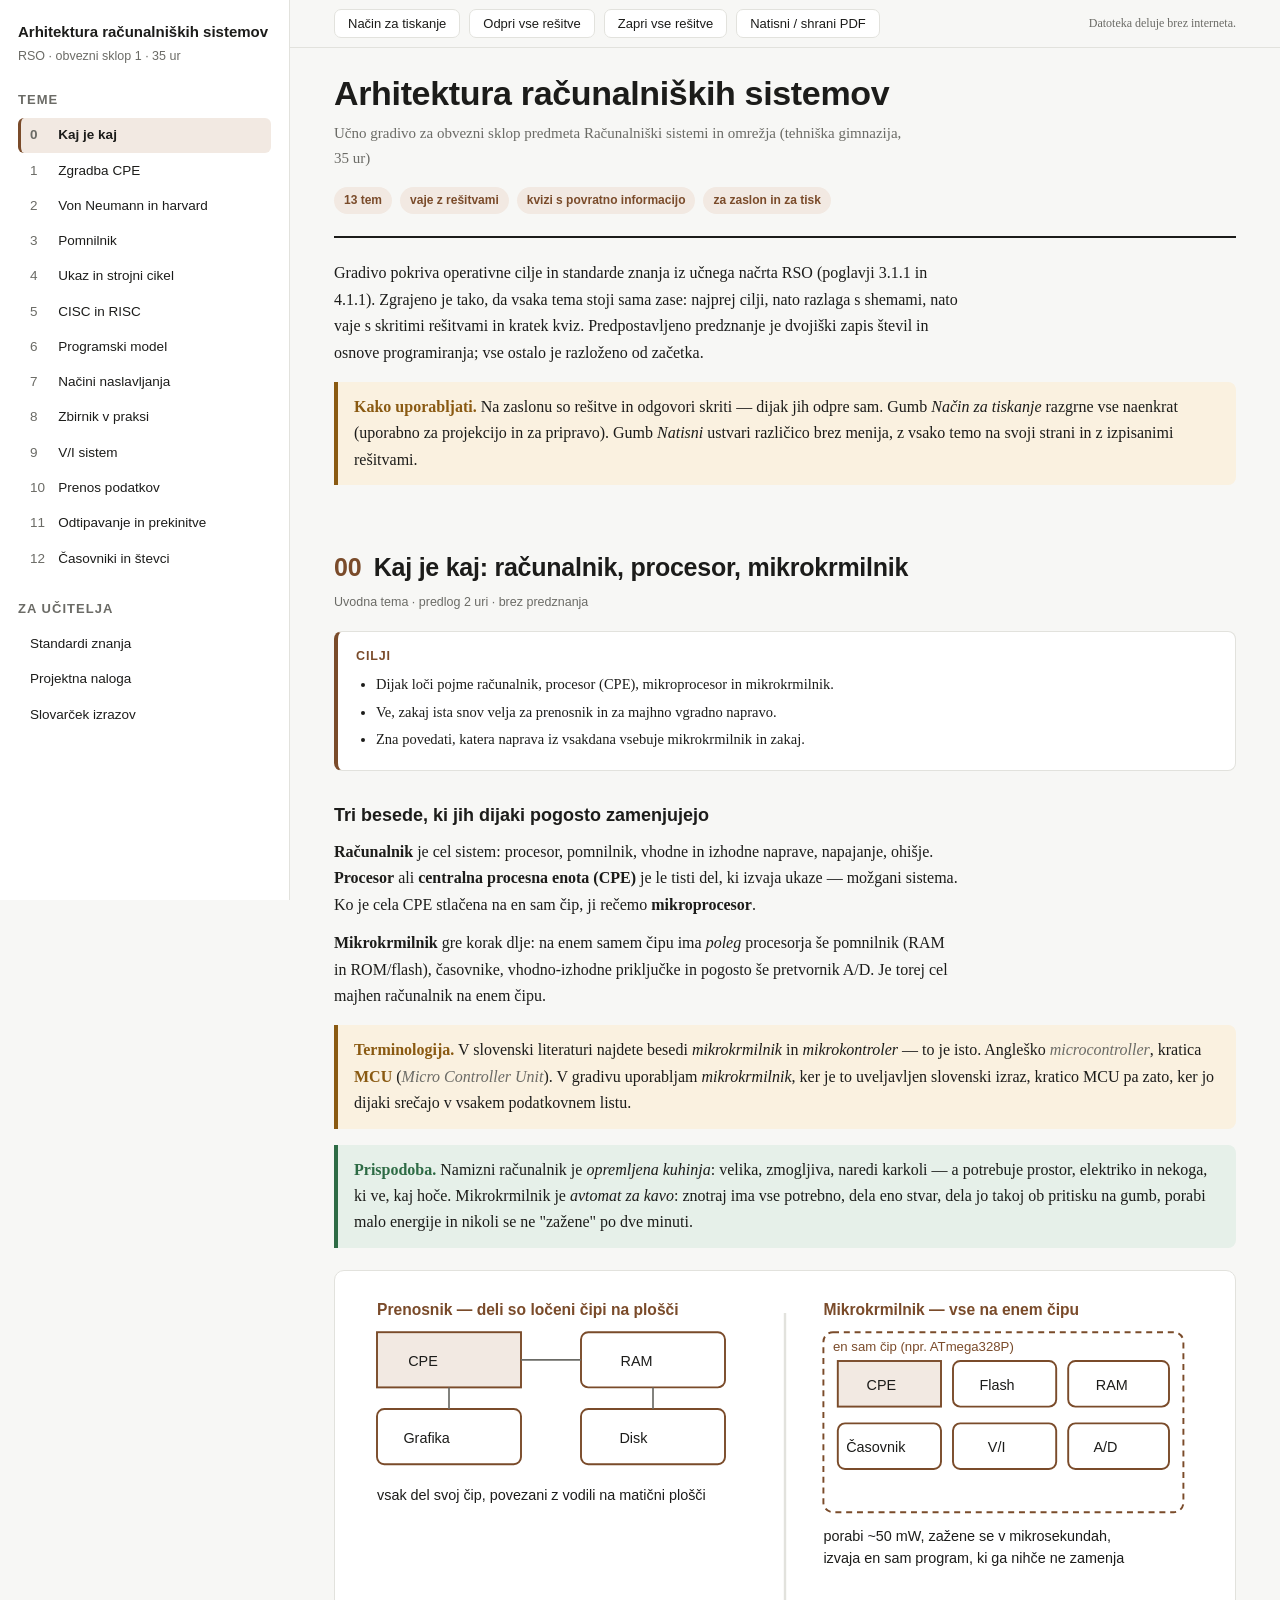
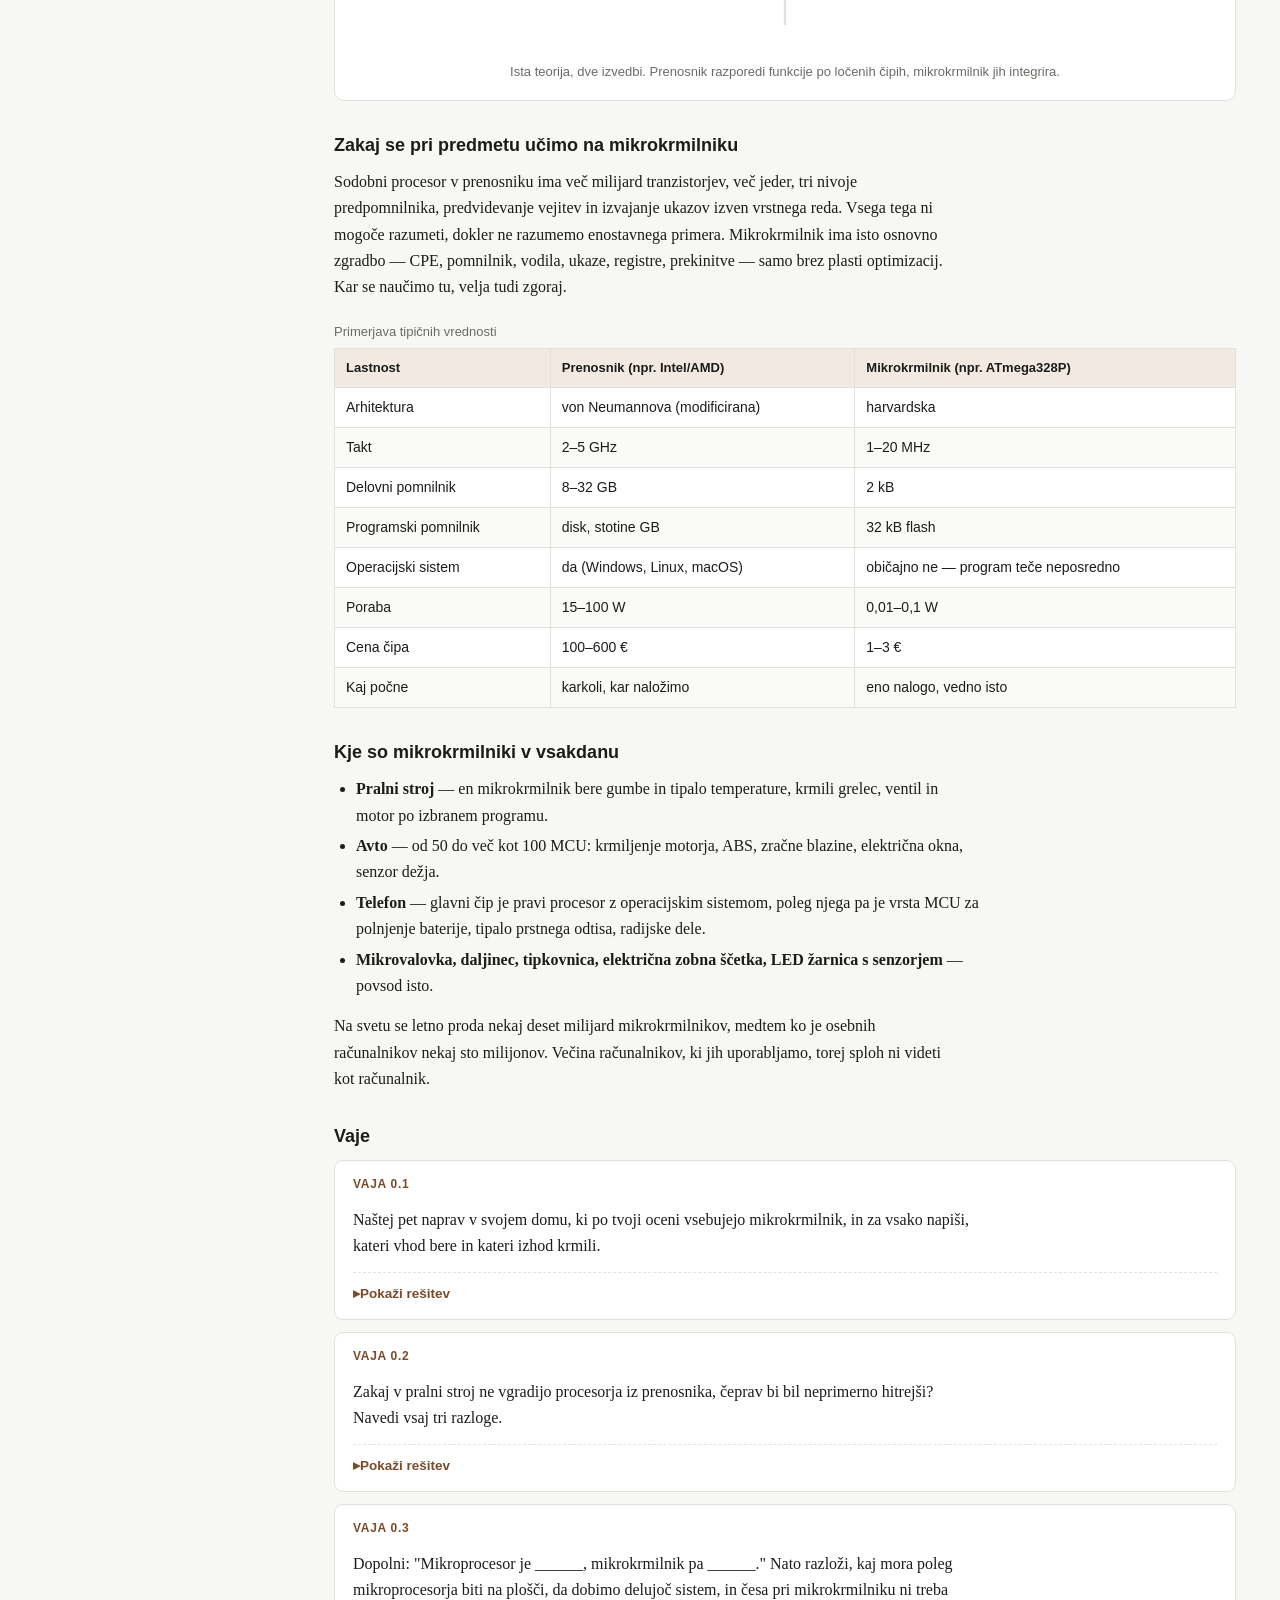
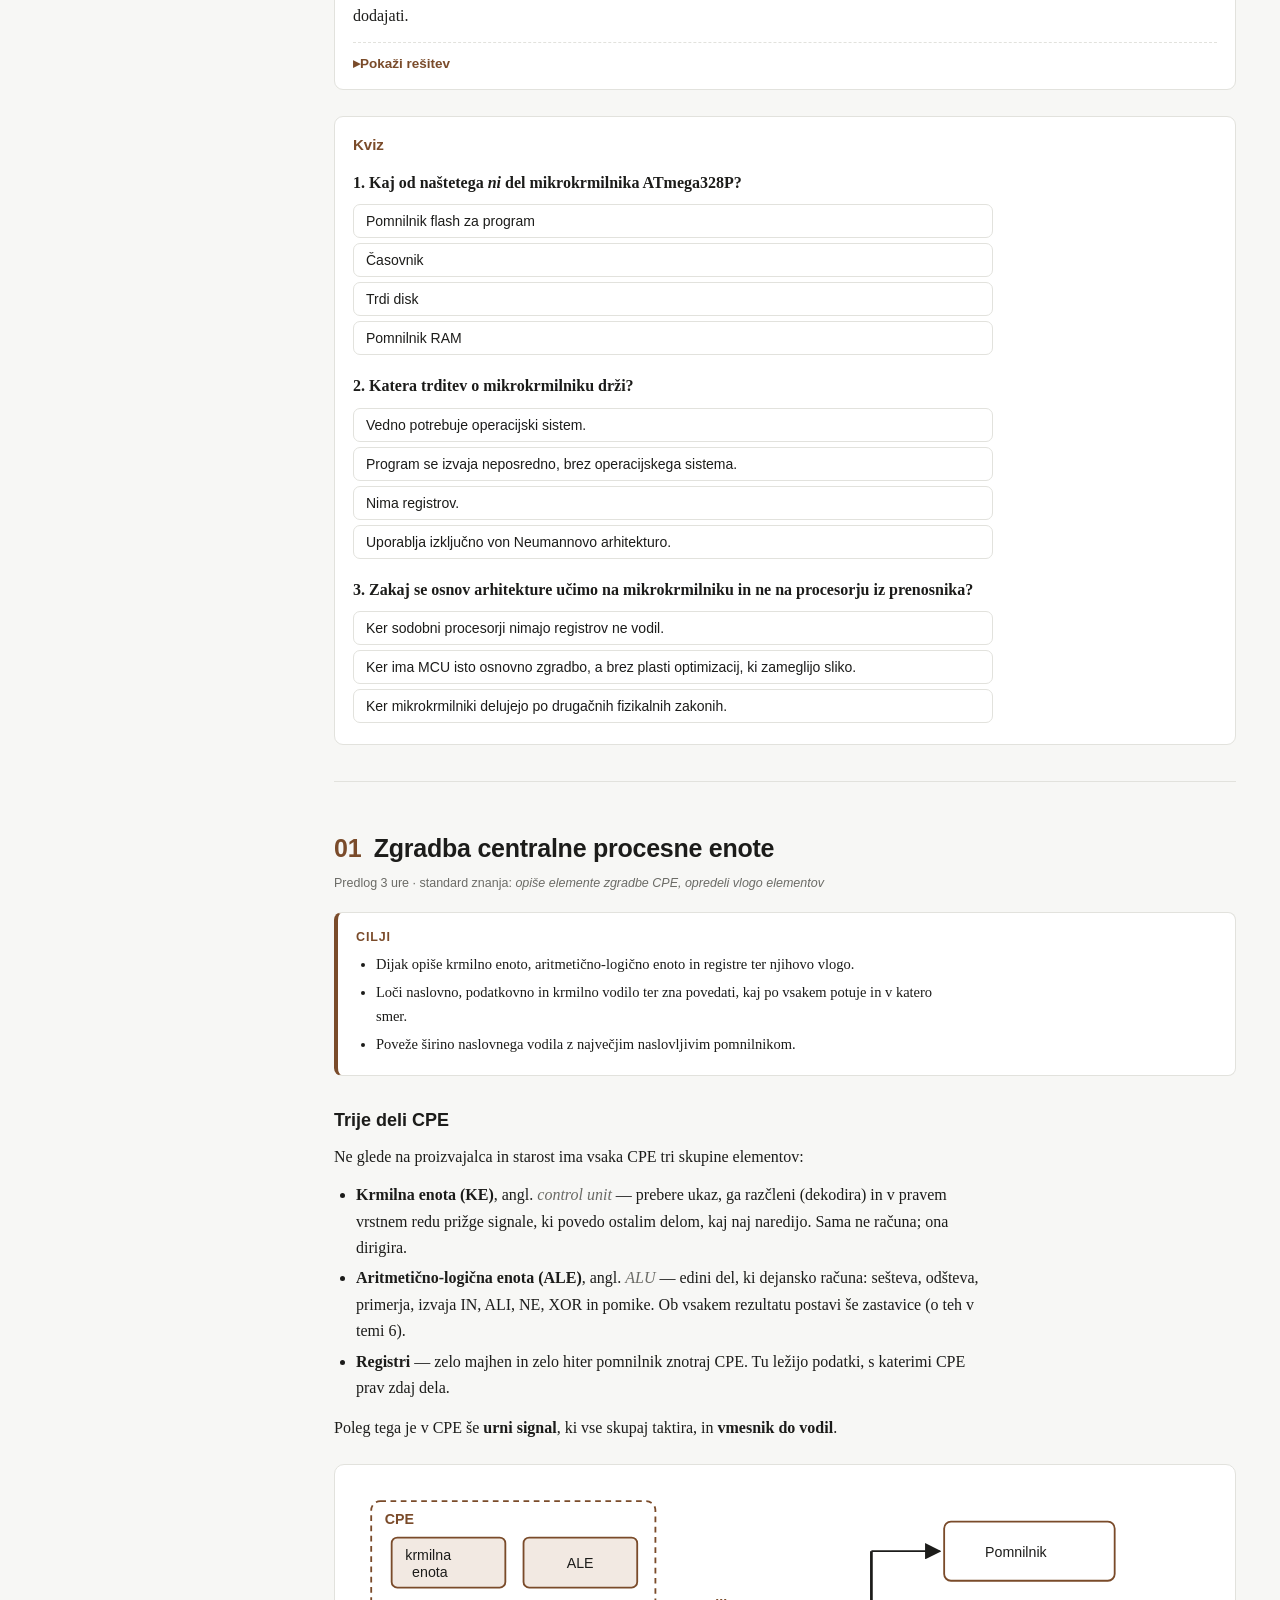
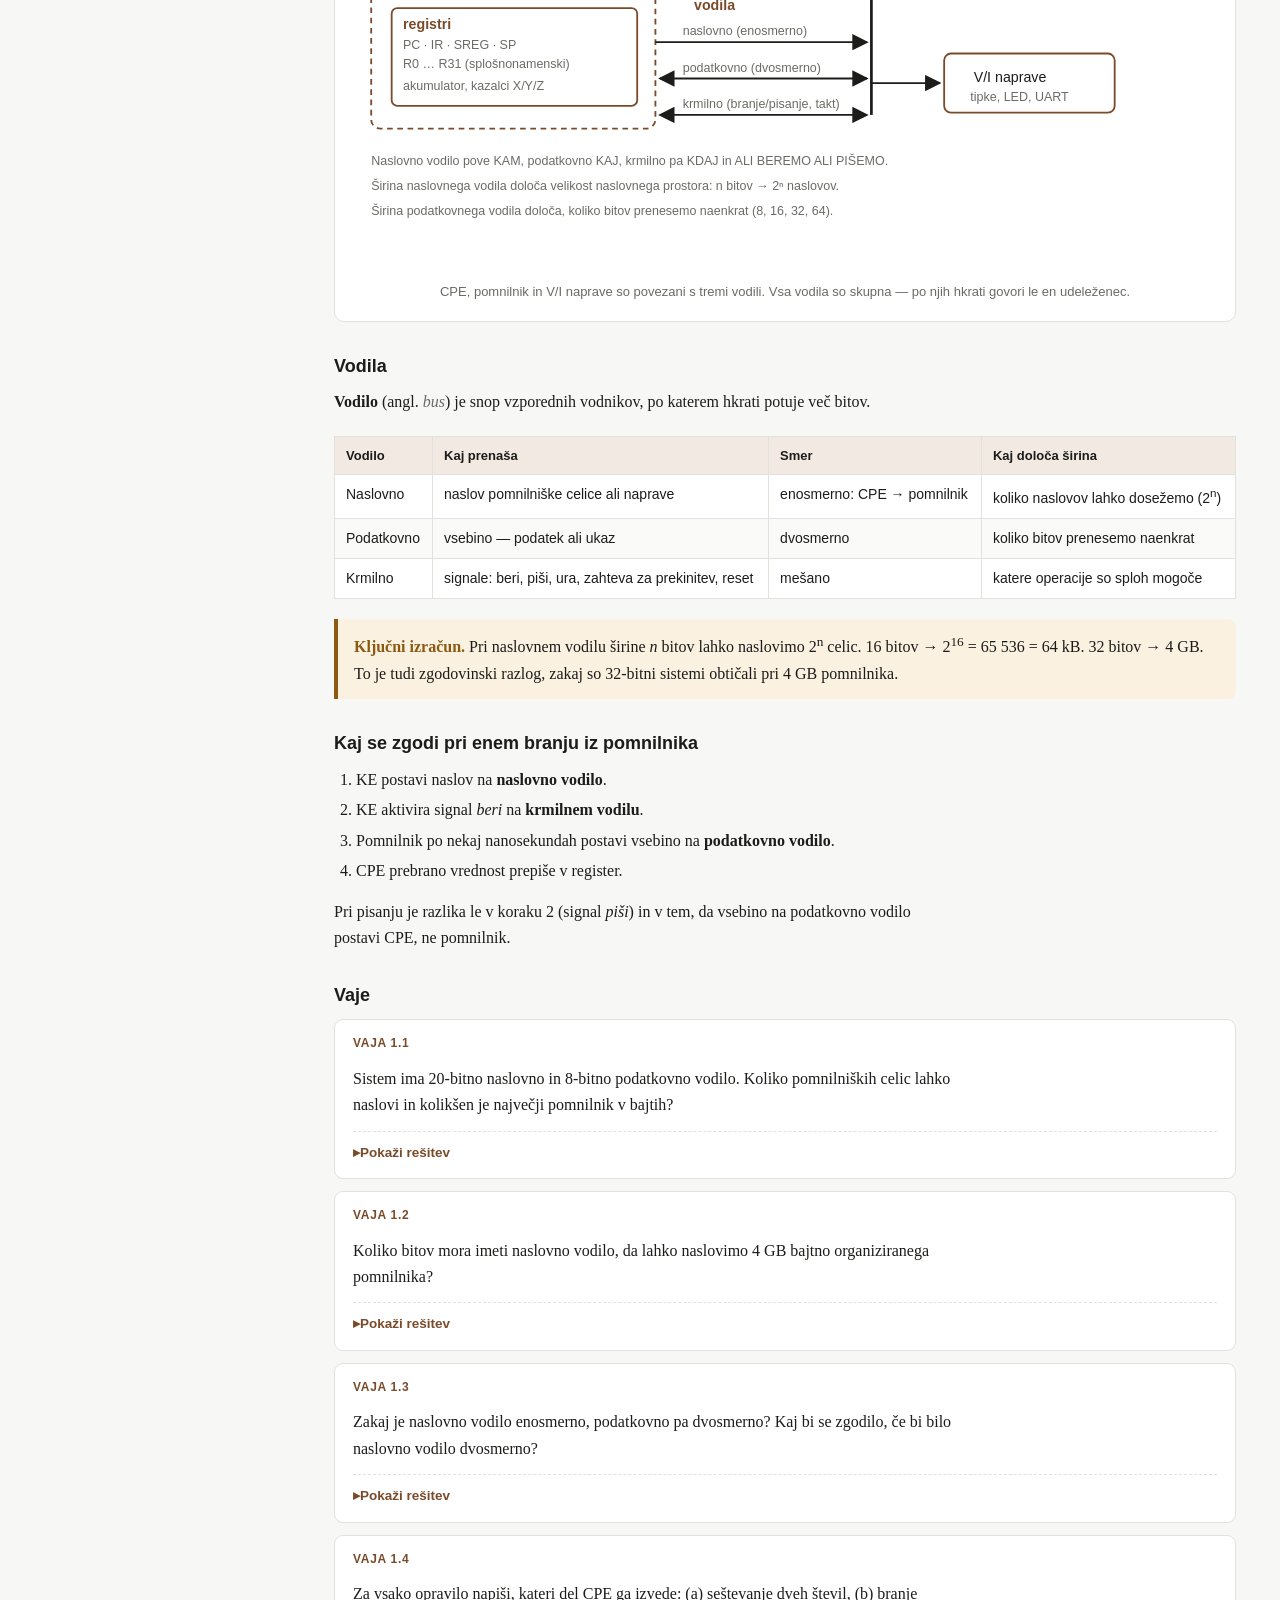
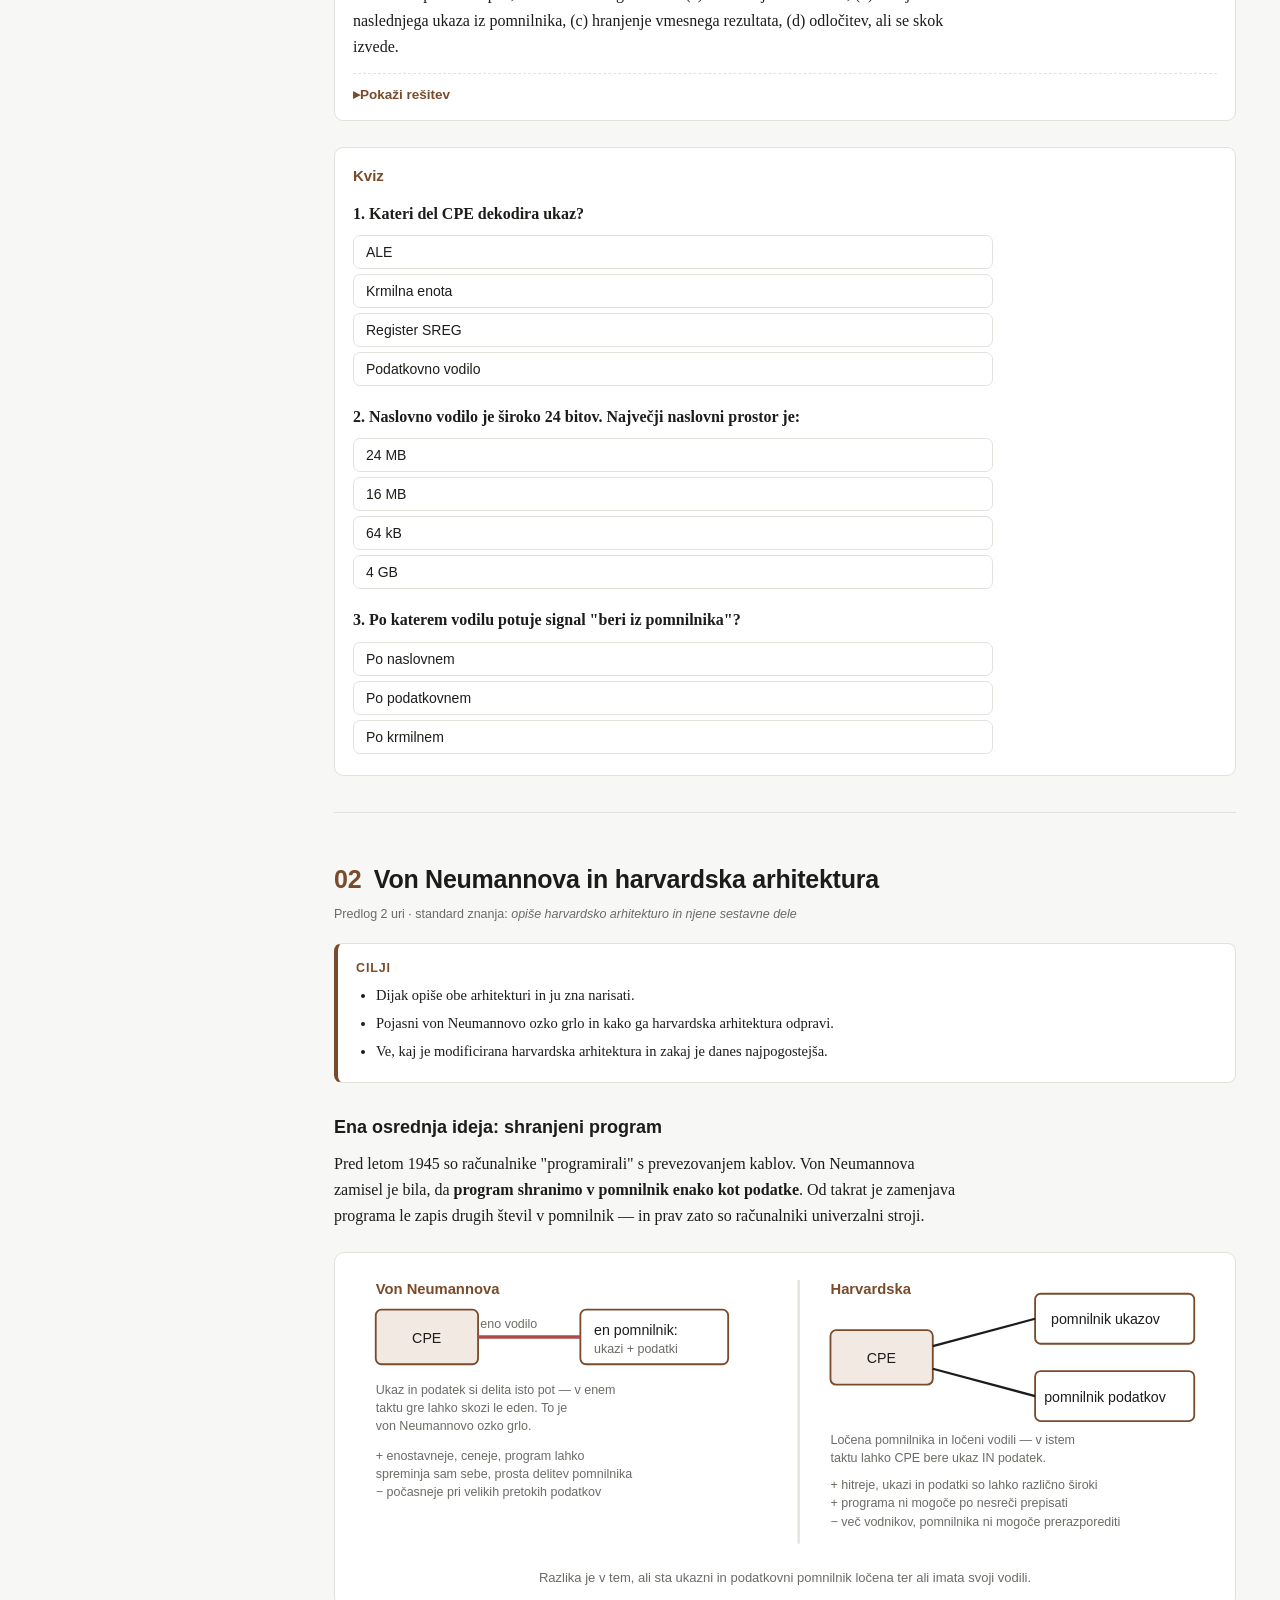
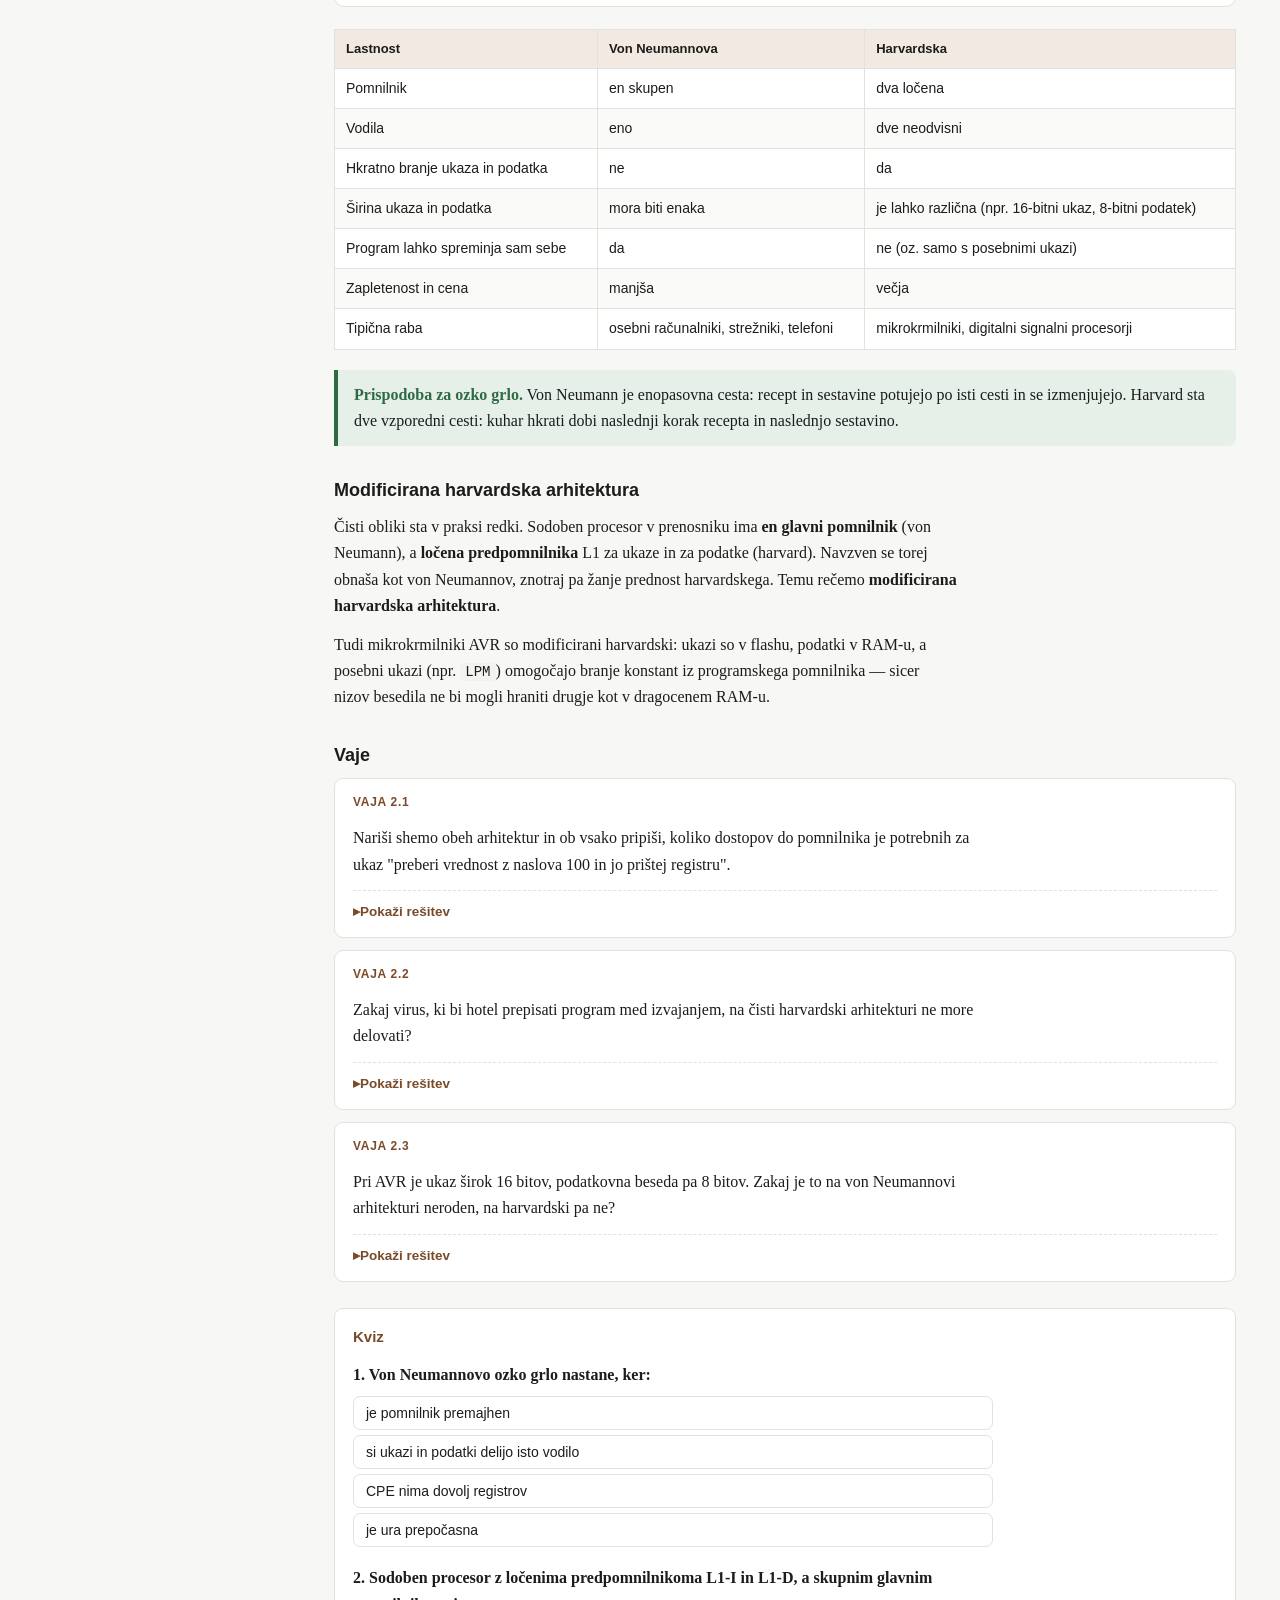
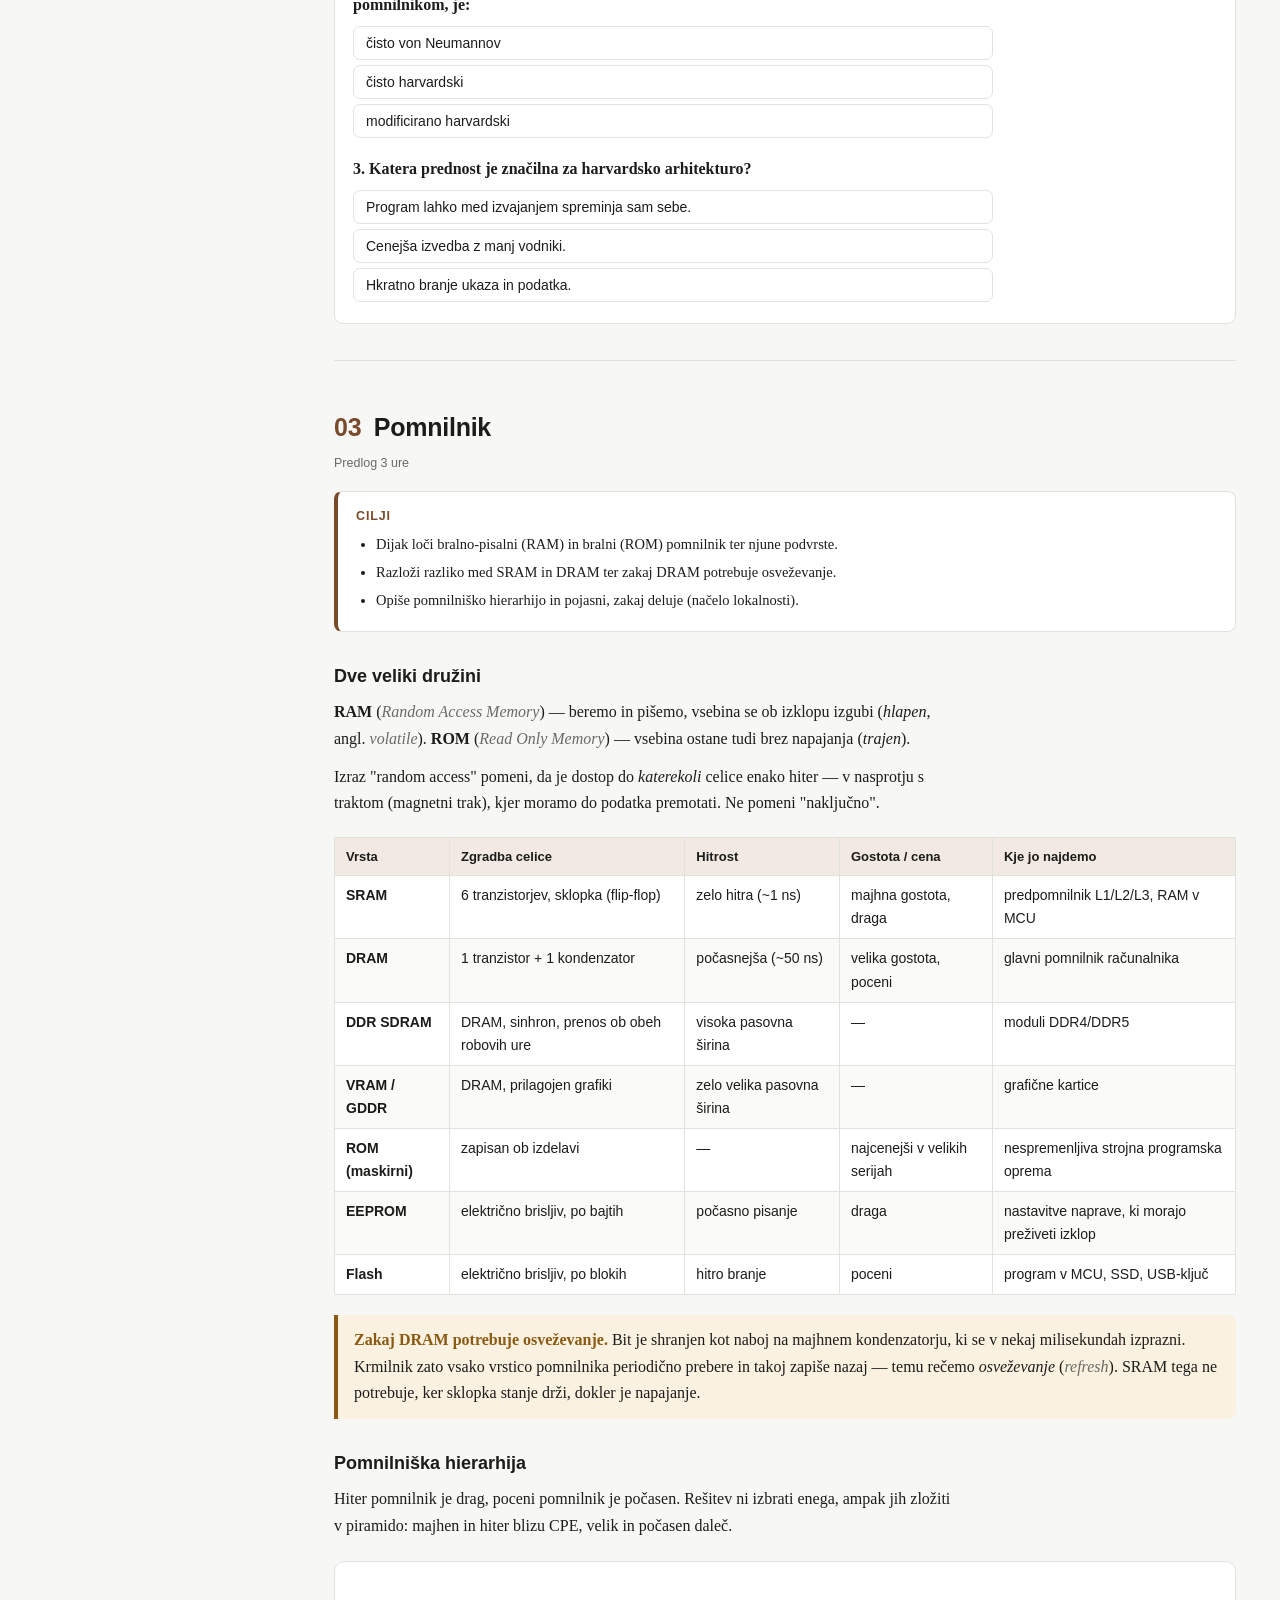
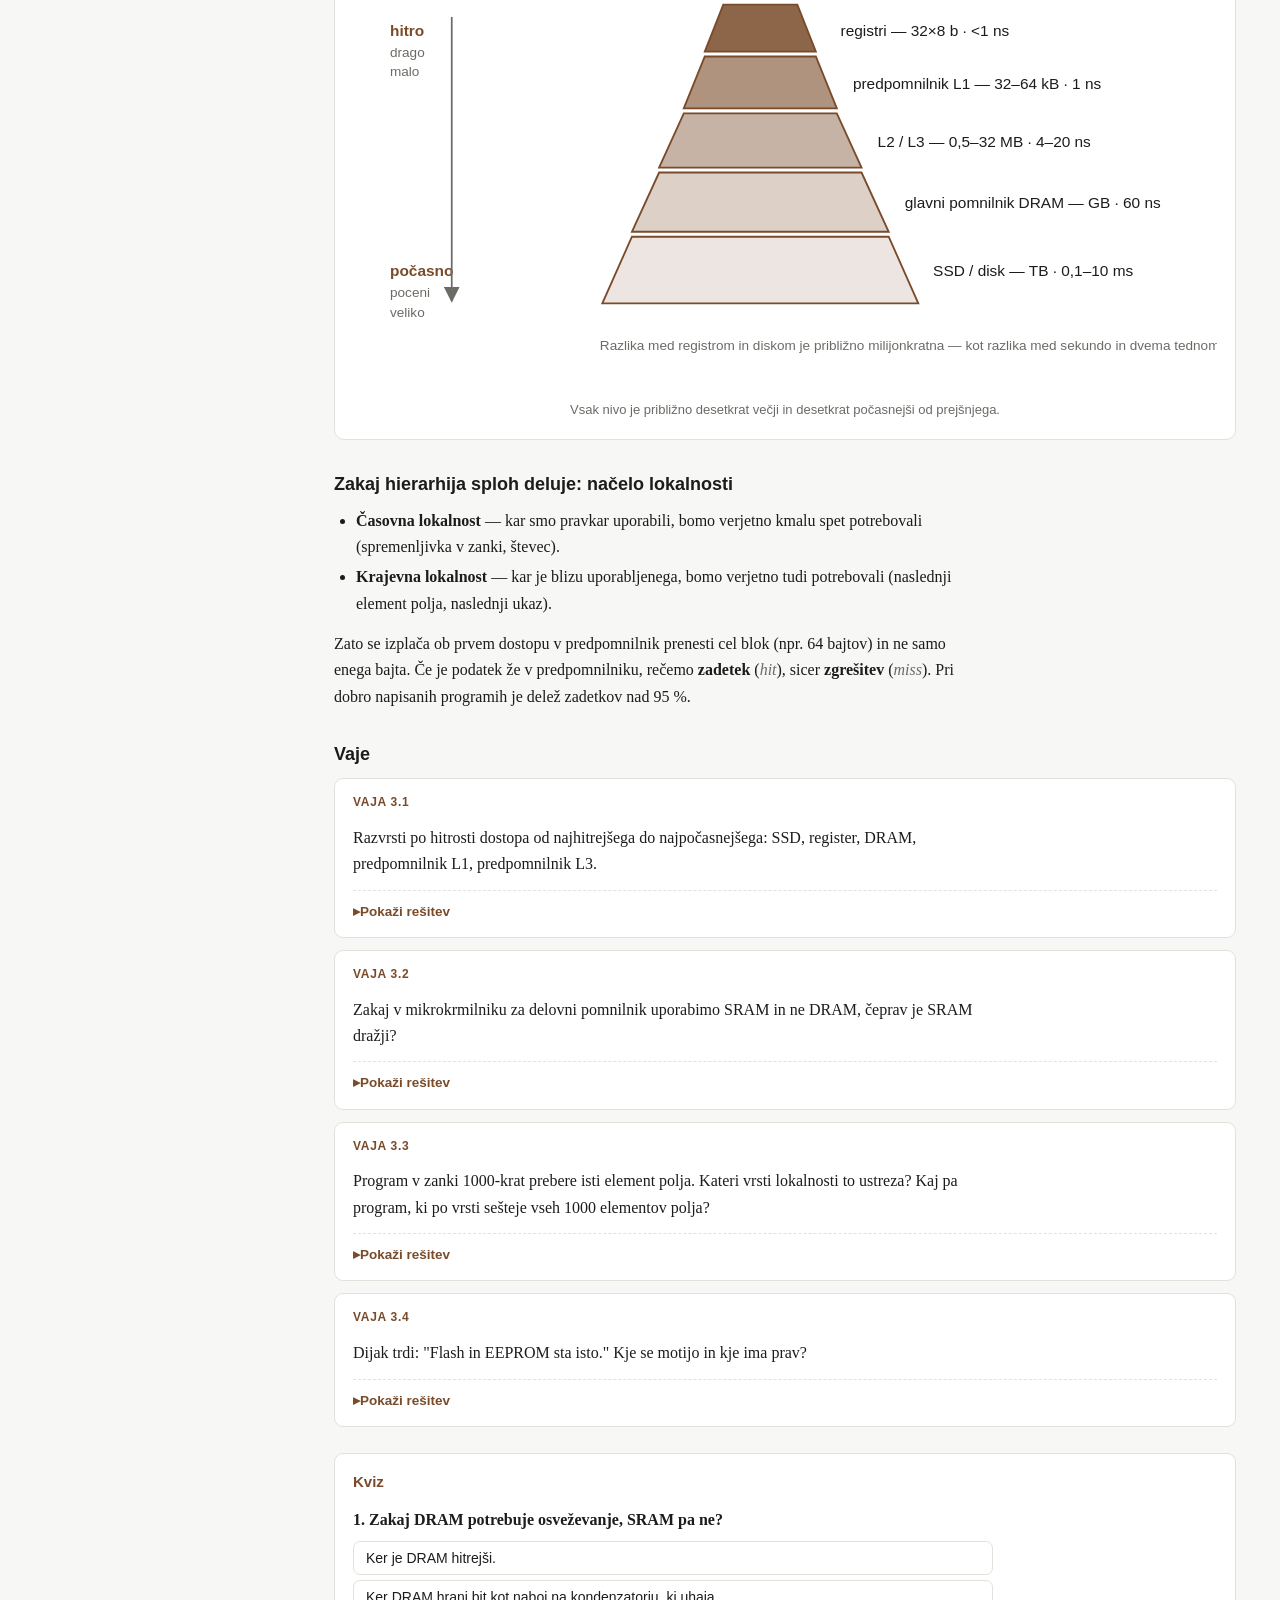
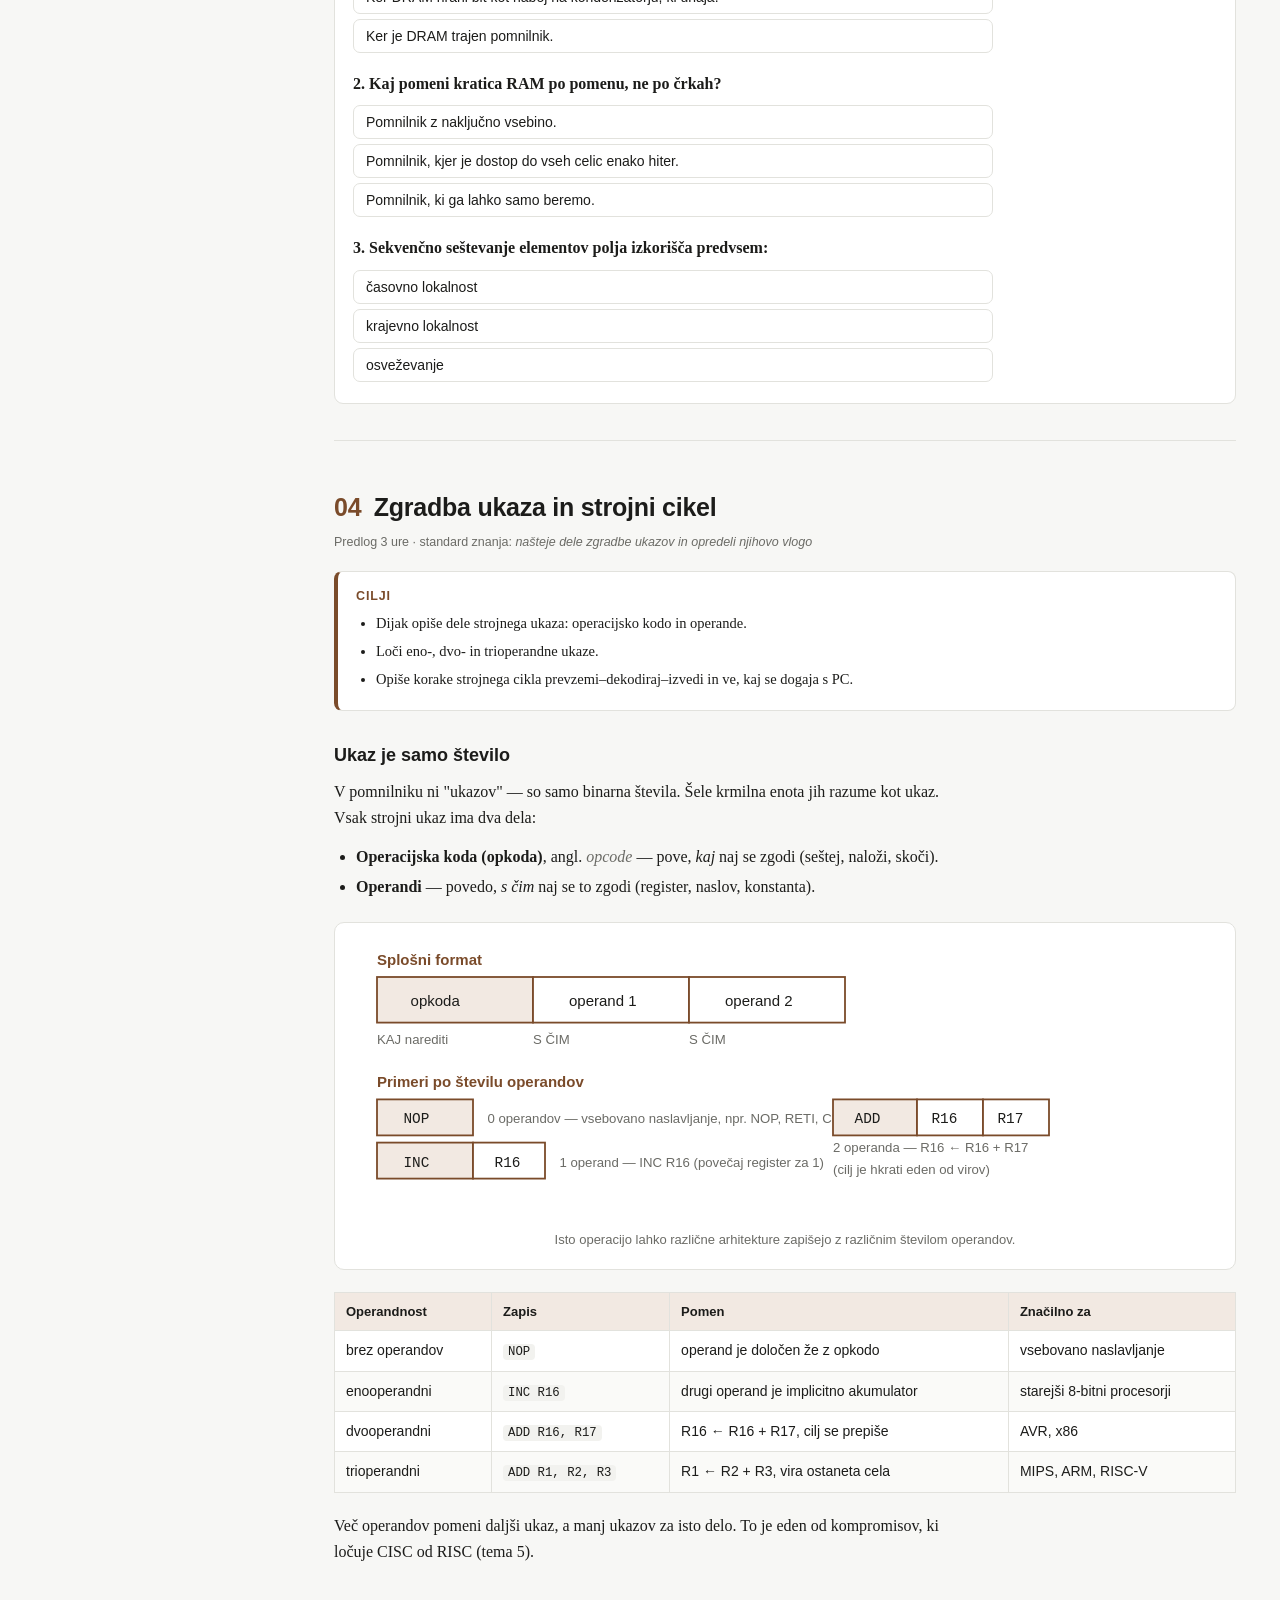
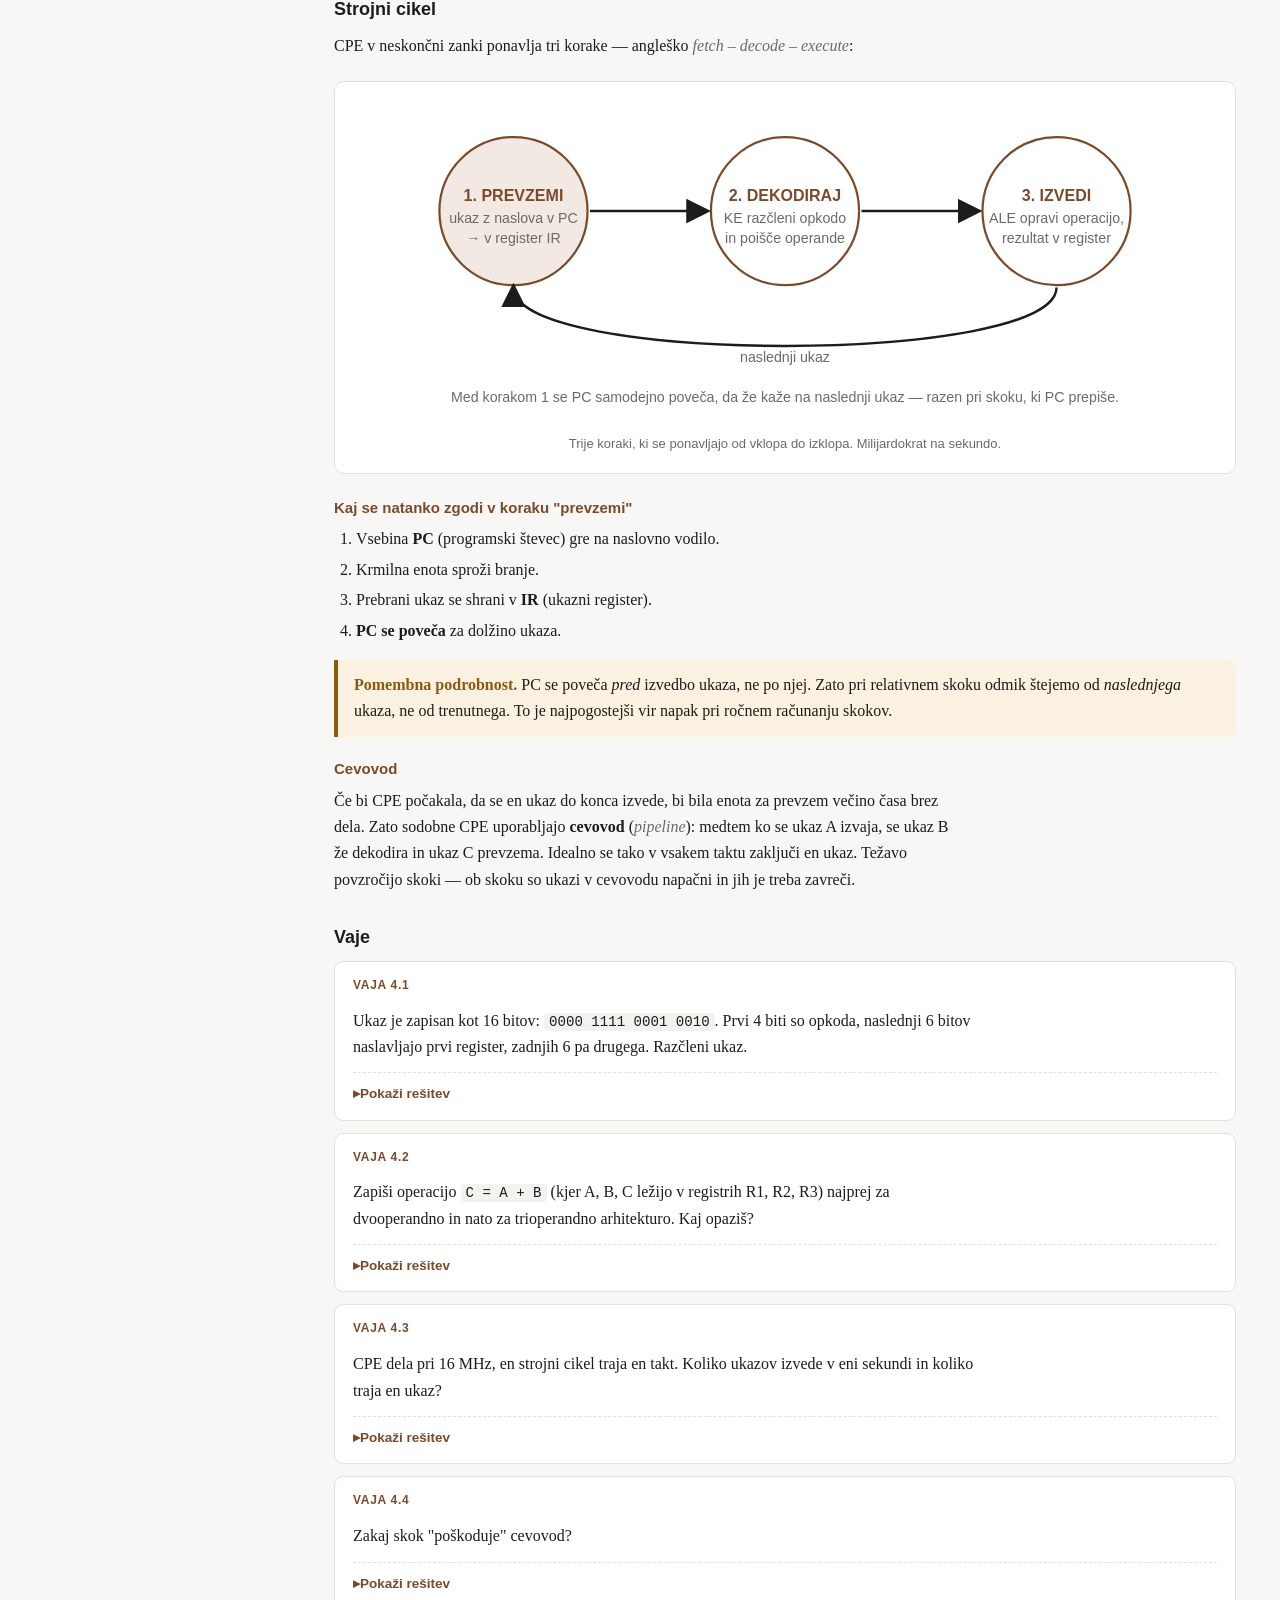
<file: arhitekturaracunalniskihsistemov (6).html>
<!DOCTYPE html>
<html lang="sl">
<head>
<meta charset="utf-8">
<meta name="viewport" content="width=device-width, initial-scale=1">
<title>Arhitektura računalniških sistemov — gradivo za pouk (RSO, sklop 1)</title>
<style>
:root{
  --bg:#f7f7f5; --panel:#ffffff; --ink:#1c1c1a; --muted:#6b6b66;
  --line:#e2e2dd; --accent:#7a4b2a; --accent-soft:#f2e9e2;
  --ok:#2e6b45; --ok-soft:#e6f0e9; --warn:#8a5a12; --warn-soft:#faf1e0;
  --code-bg:#f2f2ef; --max:78ch;
}
*{box-sizing:border-box}
html{scroll-behavior:smooth}
body{margin:0;background:var(--bg);color:var(--ink);
  font:16px/1.65 "Iowan Old Style","Palatino Linotype",Palatino,Georgia,serif;}
h1,h2,h3,h4,nav,button,table,.meta,.badge,figcaption{font-family:-apple-system,BlinkMacSystemFont,"Segoe UI",Roboto,"Helvetica Neue",Arial,sans-serif}

/* ---------- postavitev ---------- */
.wrap{display:flex;min-height:100vh}
#nav{width:290px;flex:0 0 290px;background:var(--panel);border-right:1px solid var(--line);
  position:sticky;top:0;height:100vh;overflow-y:auto;padding:22px 18px 60px}
#nav h2{font-size:13px;letter-spacing:.08em;text-transform:uppercase;color:var(--muted);margin:22px 0 8px}
#nav .brand{font-size:15px;font-weight:700;line-height:1.35;margin:0 0 4px}
#nav .brandsub{font-size:12.5px;color:var(--muted);margin:0 0 12px}
#nav a{display:block;padding:6px 9px;margin:1px 0;border-radius:6px;text-decoration:none;
  color:var(--ink);font-size:13.5px;border-left:3px solid transparent}
#nav a:hover{background:var(--accent-soft)}
#nav a.active{background:var(--accent-soft);border-left-color:var(--accent);font-weight:600}
#nav a .num{display:inline-block;width:2.1em;color:var(--muted);font-variant-numeric:tabular-nums}

main{flex:1;min-width:0;padding:40px 44px 120px;max-width:1000px;margin:0 auto}

/* ---------- glava ---------- */
header.doc{border-bottom:2px solid var(--ink);padding-bottom:22px;margin-bottom:12px}
header.doc h1{font-size:34px;line-height:1.15;margin:0 0 8px;letter-spacing:-.01em}
header.doc .sub{color:var(--muted);font-size:15px;margin:0}
.meta{display:flex;flex-wrap:wrap;gap:8px;margin-top:16px}
.badge{font-size:12px;background:var(--accent-soft);color:var(--accent);
  padding:4px 10px;border-radius:999px;font-weight:600}

/* ---------- teme ---------- */
section.tema{margin:0;padding:46px 0 10px;border-top:1px solid var(--line)}
section.tema:first-of-type{border-top:none}
section.tema > h2{font-size:25px;margin:0 0 4px;letter-spacing:-.01em}
section.tema > h2 .n{color:var(--accent);font-variant-numeric:tabular-nums;margin-right:.5em}
.ure{font-size:12.5px;color:var(--muted);margin:0 0 18px;font-family:-apple-system,sans-serif}
h3{font-size:18px;margin:30px 0 8px}
h4{font-size:15px;margin:20px 0 6px;color:var(--accent)}
p,li{max-width:var(--max)}
p{margin:0 0 12px}
ul,ol{margin:0 0 14px;padding-left:22px}
li{margin:4px 0}
strong{font-weight:700}
em.tuj{font-style:italic;color:var(--muted)}
code{background:var(--code-bg);padding:1px 5px;border-radius:4px;font-size:.88em;
  font-family:ui-monospace,"SF Mono",Menlo,Consolas,monospace}
pre{background:var(--code-bg);border:1px solid var(--line);border-radius:8px;padding:14px 16px;
  overflow-x:auto;font-size:13.5px;line-height:1.55;
  font-family:ui-monospace,"SF Mono",Menlo,Consolas,monospace}
pre .c{color:var(--muted)}

/* ---------- bloki ---------- */
.cilji{background:var(--panel);border:1px solid var(--line);border-left:4px solid var(--accent);
  border-radius:8px;padding:14px 18px;margin:0 0 22px}
.cilji h4{margin:0 0 6px;color:var(--accent);font-size:12.5px;letter-spacing:.07em;text-transform:uppercase}
.cilji ul{margin:0;padding-left:20px}
.cilji li{font-size:14.5px}

.opomba{background:var(--warn-soft);border-left:4px solid var(--warn);border-radius:0 8px 8px 0;
  padding:12px 16px;margin:16px 0}
.opomba strong{color:var(--warn)}
.prispodoba{background:var(--ok-soft);border-left:4px solid var(--ok);border-radius:0 8px 8px 0;
  padding:12px 16px;margin:16px 0}
.prispodoba strong{color:var(--ok)}

figure{margin:22px 0;background:var(--panel);border:1px solid var(--line);border-radius:10px;padding:18px}
figure svg{display:block;max-width:100%;height:auto;margin:0 auto}
figcaption{font-size:13px;color:var(--muted);text-align:center;margin-top:12px}

.tabela{overflow-x:auto;margin:20px 0}
table{border-collapse:collapse;width:100%;font-size:14px;background:var(--panel)}
th,td{border:1px solid var(--line);padding:8px 11px;text-align:left;vertical-align:top}
th{background:var(--accent-soft);font-weight:600;font-size:13px}
tbody tr:nth-child(even){background:#fafaf8}

/* ---------- vzporedni prikaz C / zbirnik ---------- */
.vzp{display:grid;grid-template-columns:1fr 1fr;gap:0;margin:18px 0;
  border:1px solid var(--line);border-radius:9px;overflow:hidden;background:var(--panel)}
.vzp > div{padding:0}
.vzp > div + div{border-left:1px solid var(--line)}
.vzp h5{margin:0;padding:8px 14px;font-size:11.5px;letter-spacing:.08em;text-transform:uppercase;
  font-family:-apple-system,sans-serif;border-bottom:1px solid var(--line)}
.vzp .hc{background:var(--accent-soft);color:var(--accent)}
.vzp .ha{background:var(--ok-soft);color:var(--ok)}
.vzp pre{margin:0;border:none;border-radius:0;background:transparent;font-size:12.5px}
.vzpn{font-size:13px;color:var(--muted);margin:-8px 0 18px;font-family:-apple-system,sans-serif}
.zgled{margin:26px 0 0}
.zgled > h4{margin:0 0 6px}
@media (max-width:820px){ .vzp{grid-template-columns:1fr} .vzp > div + div{border-left:none;border-top:1px solid var(--line)} }
@media print{ .vzp{page-break-inside:avoid} .vzp pre{font-size:8.4pt} }

/* ---------- vaje ---------- */
.vaje{margin:26px 0}
.vaja{background:var(--panel);border:1px solid var(--line);border-radius:9px;
  padding:14px 18px;margin:0 0 12px}
.vaja .oz{font-size:12px;font-weight:700;color:var(--accent);letter-spacing:.06em;
  text-transform:uppercase;font-family:-apple-system,sans-serif}
.vaja p:last-child{margin-bottom:0}
details.resitev{margin-top:10px;border-top:1px dashed var(--line);padding-top:10px}
details.resitev summary{cursor:pointer;font-size:13.5px;font-weight:600;color:var(--accent);
  font-family:-apple-system,sans-serif;list-style:none}
details.resitev summary::-webkit-details-marker{display:none}
details.resitev summary::before{content:"▸ ";display:inline-block;transition:transform .15s}
details.resitev[open] summary::before{content:"▾ "}
details.resitev .telo{padding-top:10px;font-size:15px}

/* ---------- kviz ---------- */
.kviz{background:var(--panel);border:1px solid var(--line);border-radius:9px;padding:16px 18px;margin:26px 0}
.kviz > h4{margin:0 0 12px;color:var(--accent)}
.q{margin:0 0 18px}
.q:last-child{margin-bottom:0}
.q .vpr{font-weight:600;margin:0 0 8px}
.q button.opt{display:block;width:100%;max-width:640px;text-align:left;margin:5px 0;padding:8px 12px;
  border:1px solid var(--line);background:#fff;border-radius:7px;cursor:pointer;font-size:14px;
  color:var(--ink);transition:background .12s,border-color .12s}
.q button.opt:hover{border-color:var(--accent)}
.q button.opt.pravilno{background:var(--ok-soft);border-color:var(--ok);font-weight:600}
.q button.opt.napacno{background:#fbeaea;border-color:#b04a4a}
.q .fb{display:none;margin-top:8px;font-size:14px;padding:9px 12px;border-radius:7px;
  background:var(--accent-soft);max-width:640px}
.q .fb.viden{display:block}

/* ---------- orodna vrstica ---------- */
#orodja{position:sticky;top:0;z-index:20;background:rgba(247,247,245,.93);
  backdrop-filter:blur(6px);border-bottom:1px solid var(--line);
  padding:9px 0;margin:-40px -44px 26px;padding-left:44px;padding-right:44px;
  display:flex;gap:9px;flex-wrap:wrap;align-items:center}
#orodja button{font-size:13px;padding:6px 13px;border:1px solid var(--line);background:#fff;
  border-radius:7px;cursor:pointer;color:var(--ink)}
#orodja button:hover{border-color:var(--accent);color:var(--accent)}
#orodja .sp{margin-left:auto;font-size:12px;color:var(--muted)}

/* ---------- način za tiskanje na zaslonu ---------- */
body.tisk details.resitev{display:block}
body.tisk .q .fb{display:block}

/* ---------- tisk ---------- */
@media print{
  :root{--bg:#fff;--panel:#fff}
  body{font-size:10.8pt;line-height:1.45}
  #nav,#orodja{display:none!important}
  .wrap{display:block}
  main{max-width:none;padding:0;margin:0}
  header.doc{border-bottom:1.5pt solid #000}
  section.tema{page-break-before:always;border-top:none;padding-top:0}
  section.tema:first-of-type{page-break-before:avoid}
  h2,h3,h4{page-break-after:avoid}
  figure,table,.vaja,.kviz,.cilji{page-break-inside:avoid}
  details.resitev{display:block}
  details.resitev > summary{display:none}
  details.resitev .telo{padding-top:0}
  details.resitev::before{content:"Rešitev:";font-weight:700;font-size:9.5pt;color:#000}
  .q .fb{display:block!important;background:#f0f0ee}
  .q button.opt{border:1px solid #bbb}
  a{color:#000;text-decoration:none}
  @page{margin:18mm 16mm}
}

@media (max-width:900px){
  .wrap{display:block}
  #nav{position:static;width:auto;height:auto;border-right:none;border-bottom:1px solid var(--line)}
  main{padding:24px 18px 80px}
  #orodja{margin:-24px -18px 20px;padding-left:18px;padding-right:18px}
}
</style>
</head>
<body>
<div class="wrap">

<nav id="nav">
  <p class="brand">Arhitektura računalniških sistemov</p>
  <p class="brandsub">RSO · obvezni sklop 1 · 35 ur</p>
  <h2>Teme</h2>
  <a href="#t0"><span class="num">0</span>Kaj je kaj</a>
  <a href="#t1"><span class="num">1</span>Zgradba CPE</a>
  <a href="#t2"><span class="num">2</span>Von Neumann in harvard</a>
  <a href="#t3"><span class="num">3</span>Pomnilnik</a>
  <a href="#t4"><span class="num">4</span>Ukaz in strojni cikel</a>
  <a href="#t5"><span class="num">5</span>CISC in RISC</a>
  <a href="#t6"><span class="num">6</span>Programski model</a>
  <a href="#t7"><span class="num">7</span>Načini naslavljanja</a>
  <a href="#t8"><span class="num">8</span>Zbirnik v praksi</a>
  <a href="#t9"><span class="num">9</span>V/I sistem</a>
  <a href="#t10"><span class="num">10</span>Prenos podatkov</a>
  <a href="#t11"><span class="num">11</span>Odtipavanje in prekinitve</a>
  <a href="#t12"><span class="num">12</span>Časovniki in števci</a>
  <h2>Za učitelja</h2>
  <a href="#standardi">Standardi znanja</a>
  <a href="#projekt">Projektna naloga</a>
  <a href="#slovar">Slovarček izrazov</a>
</nav>

<main>

<div id="orodja">
  <button onclick="preklopiTisk()" id="btnTisk">Način za tiskanje</button>
  <button onclick="vseResitve(true)">Odpri vse rešitve</button>
  <button onclick="vseResitve(false)">Zapri vse rešitve</button>
  <button onclick="window.print()">Natisni / shrani PDF</button>
  <span class="sp">Datoteka deluje brez interneta.</span>
</div>

<header class="doc">
  <h1>Arhitektura računalniških sistemov</h1>
  <p class="sub">Učno gradivo za obvezni sklop predmeta Računalniški sistemi in omrežja (tehniška gimnazija, 35 ur)</p>
  <div class="meta">
    <span class="badge">13 tem</span>
    <span class="badge">vaje z rešitvami</span>
    <span class="badge">kvizi s povratno informacijo</span>
    <span class="badge">za zaslon in za tisk</span>
  </div>
</header>

<p style="margin-top:22px">Gradivo pokriva operativne cilje in standarde znanja iz učnega načrta RSO
(poglavji 3.1.1 in 4.1.1). Zgrajeno je tako, da vsaka tema stoji sama zase: najprej cilji, nato razlaga
s shemami, nato vaje s skritimi rešitvami in kratek kviz. Predpostavljeno predznanje je dvojiški zapis
števil in osnove programiranja; vse ostalo je razloženo od začetka.</p>

<div class="opomba">
  <strong>Kako uporabljati.</strong> Na zaslonu so rešitve in odgovori skriti — dijak jih odpre sam.
  Gumb <em>Način za tiskanje</em> razgrne vse naenkrat (uporabno za projekcijo in za pripravo).
  Gumb <em>Natisni</em> ustvari različico brez menija, z vsako temo na svoji strani in z izpisanimi rešitvami.
</div>

<!-- ================= TEMA 0 ================= -->
<section class="tema" id="t0">
<h2><span class="n">00</span>Kaj je kaj: računalnik, procesor, mikrokrmilnik</h2>
<p class="ure">Uvodna tema · predlog 2 uri · brez predznanja</p>

<div class="cilji">
<h4>Cilji</h4>
<ul>
<li>Dijak loči pojme računalnik, procesor (CPE), mikroprocesor in mikrokrmilnik.</li>
<li>Ve, zakaj ista snov velja za prenosnik in za majhno vgradno napravo.</li>
<li>Zna povedati, katera naprava iz vsakdana vsebuje mikrokrmilnik in zakaj.</li>
</ul>
</div>

<h3>Tri besede, ki jih dijaki pogosto zamenjujejo</h3>
<p><strong>Računalnik</strong> je cel sistem: procesor, pomnilnik, vhodne in izhodne naprave, napajanje, ohišje.
<strong>Procesor</strong> ali <strong>centralna procesna enota (CPE)</strong> je le tisti del, ki izvaja ukaze — možgani sistema.
Ko je cela CPE stlačena na en sam čip, ji rečemo <strong>mikroprocesor</strong>.</p>

<p><strong>Mikrokrmilnik</strong> gre korak dlje: na enem samem čipu ima <em>poleg</em> procesorja še pomnilnik
(RAM in ROM/flash), časovnike, vhodno-izhodne priključke in pogosto še pretvornik A/D. Je torej cel
majhen računalnik na enem čipu.</p>

<div class="opomba">
<strong>Terminologija.</strong> V slovenski literaturi najdete besedi <em>mikrokrmilnik</em> in <em>mikrokontroler</em> —
to je isto. Angleško <em class="tuj">microcontroller</em>, kratica <strong>MCU</strong> (<em class="tuj">Micro Controller Unit</em>).
V gradivu uporabljam <em>mikrokrmilnik</em>, ker je to uveljavljen slovenski izraz, kratico MCU pa zato,
ker jo dijaki srečajo v vsakem podatkovnem listu.
</div>

<div class="prispodoba">
<strong>Prispodoba.</strong> Namizni računalnik je <em>opremljena kuhinja</em>: velika, zmogljiva, naredi
karkoli — a potrebuje prostor, elektriko in nekoga, ki ve, kaj hoče. Mikrokrmilnik je
<em>avtomat za kavo</em>: znotraj ima vse potrebno, dela eno stvar, dela jo takoj ob pritisku na gumb,
porabi malo energije in nikoli se ne "zažene" po dve minuti.
</div>

<figure>
<svg viewBox="0 0 720 300" role="img" aria-label="Primerjava zgradbe prenosnika in mikrokrmilnika">
  <style>
    .g0-bx{fill:#fff;stroke:#7a4b2a;stroke-width:1.6;rx:6}
    .g0-bx2{fill:#f2e9e2;stroke:#7a4b2a;stroke-width:1.6}
    .g0-lbl{font:12px -apple-system,sans-serif;fill:#1c1c1a}
    .g0-ttl{font:bold 13px -apple-system,sans-serif;fill:#7a4b2a}
    .g0-ln{stroke:#6b6b66;stroke-width:1.4;fill:none}
    .g0-dash{stroke:#7a4b2a;stroke-width:1.6;stroke-dasharray:5 4;fill:none}
  </style>
  <text class="g0-ttl" x="20" y="22">Prenosnik — deli so ločeni čipi na plošči</text>
  <rect class="g0-bx2" x="20" y="36" width="120" height="46"/><text class="g0-lbl" x="46" y="64">CPE</text>
  <rect class="g0-bx" x="190" y="36" width="120" height="46"/><text class="g0-lbl" x="223" y="64">RAM</text>
  <rect class="g0-bx" x="190" y="100" width="120" height="46"/><text class="g0-lbl" x="222" y="128">Disk</text>
  <rect class="g0-bx" x="20" y="100" width="120" height="46"/><text class="g0-lbl" x="42" y="128">Grafika</text>
  <line class="g0-ln" x1="140" y1="59" x2="190" y2="59"/>
  <line class="g0-ln" x1="80" y1="82" x2="80" y2="100"/>
  <line class="g0-ln" x1="250" y1="82" x2="250" y2="100"/>
  <text class="g0-lbl" x="20" y="176">vsak del svoj čip, povezani z vodili na matični plošči</text>

  <line x1="360" y1="20" x2="360" y2="280" stroke="#e2e2dd" stroke-width="2"/>

  <text class="g0-ttl" x="392" y="22">Mikrokrmilnik — vse na enem čipu</text>
  <rect class="g0-dash" x="392" y="36" width="300" height="150" rx="8"/>
  <text class="g0-lbl" x="400" y="52" style="font-size:11px;fill:#7a4b2a">en sam čip (npr. ATmega328P)</text>
  <rect class="g0-bx2" x="404" y="60" width="86" height="38"/><text class="g0-lbl" x="428" y="84">CPE</text>
  <rect class="g0-bx" x="500" y="60" width="86" height="38"/><text class="g0-lbl" x="522" y="84">Flash</text>
  <rect class="g0-bx" x="596" y="60" width="84" height="38"/><text class="g0-lbl" x="619" y="84">RAM</text>
  <rect class="g0-bx" x="404" y="112" width="86" height="38"/><text class="g0-lbl" x="411" y="136">Časovnik</text>
  <rect class="g0-bx" x="500" y="112" width="86" height="38"/><text class="g0-lbl" x="529" y="136">V/I</text>
  <rect class="g0-bx" x="596" y="112" width="84" height="38"/><text class="g0-lbl" x="617" y="136">A/D</text>
  <text class="g0-lbl" x="392" y="210">porabi ~50 mW, zažene se v mikrosekundah,</text>
  <text class="g0-lbl" x="392" y="228">izvaja en sam program, ki ga nihče ne zamenja</text>
</svg>
<figcaption>Ista teorija, dve izvedbi. Prenosnik razporedi funkcije po ločenih čipih, mikrokrmilnik jih integrira.</figcaption>
</figure>

<h3>Zakaj se pri predmetu učimo na mikrokrmilniku</h3>
<p>Sodobni procesor v prenosniku ima več milijard tranzistorjev, več jeder, tri nivoje predpomnilnika,
predvidevanje vejitev in izvajanje ukazov izven vrstnega reda. Vsega tega ni mogoče razumeti,
dokler ne razumemo enostavnega primera. Mikrokrmilnik ima isto osnovno zgradbo — CPE, pomnilnik,
vodila, ukaze, registre, prekinitve — samo brez plasti optimizacij. Kar se naučimo tu, velja tudi zgoraj.</p>

<div class="tabela">
<table>
<caption style="text-align:left;font-size:13px;color:#6b6b66;padding-bottom:6px">Primerjava tipičnih vrednosti</caption>
<thead><tr><th>Lastnost</th><th>Prenosnik (npr. Intel/AMD)</th><th>Mikrokrmilnik (npr. ATmega328P)</th></tr></thead>
<tbody>
<tr><td>Arhitektura</td><td>von Neumannova (modificirana)</td><td>harvardska</td></tr>
<tr><td>Takt</td><td>2–5 GHz</td><td>1–20 MHz</td></tr>
<tr><td>Delovni pomnilnik</td><td>8–32 GB</td><td>2 kB</td></tr>
<tr><td>Programski pomnilnik</td><td>disk, stotine GB</td><td>32 kB flash</td></tr>
<tr><td>Operacijski sistem</td><td>da (Windows, Linux, macOS)</td><td>običajno ne — program teče neposredno</td></tr>
<tr><td>Poraba</td><td>15–100 W</td><td>0,01–0,1 W</td></tr>
<tr><td>Cena čipa</td><td>100–600 €</td><td>1–3 €</td></tr>
<tr><td>Kaj počne</td><td>karkoli, kar naložimo</td><td>eno nalogo, vedno isto</td></tr>
</tbody>
</table>
</div>

<h3>Kje so mikrokrmilniki v vsakdanu</h3>
<ul>
<li><strong>Pralni stroj</strong> — en mikrokrmilnik bere gumbe in tipalo temperature, krmili grelec, ventil in motor po izbranem programu.</li>
<li><strong>Avto</strong> — od 50 do več kot 100 MCU: krmiljenje motorja, ABS, zračne blazine, električna okna, senzor dežja.</li>
<li><strong>Telefon</strong> — glavni čip je pravi procesor z operacijskim sistemom, poleg njega pa je vrsta MCU za polnjenje baterije, tipalo prstnega odtisa, radijske dele.</li>
<li><strong>Mikrovalovka, daljinec, tipkovnica, električna zobna ščetka, LED žarnica s senzorjem</strong> — povsod isto.</li>
</ul>
<p>Na svetu se letno proda nekaj deset milijard mikrokrmilnikov, medtem ko je osebnih računalnikov
nekaj sto milijonov. Večina računalnikov, ki jih uporabljamo, torej sploh ni videti kot računalnik.</p>

<div class="vaje">
<h3>Vaje</h3>

<div class="vaja"><p class="oz">Vaja 0.1</p>
<p>Naštej pet naprav v svojem domu, ki po tvoji oceni vsebujejo mikrokrmilnik, in za vsako napiši,
kateri vhod bere in kateri izhod krmili.</p>
<details class="resitev"><summary>Pokaži rešitev</summary><div class="telo">
<p>Primeri: <em>termostat</em> — vhod: tipalo temperature in nastavitev uporabnika, izhod: rele za peč.
<em>Daljinec</em> — vhod: tipke, izhod: infrardeča LED. <em>Pomivalni stroj</em> — vhod: tipke, tipalo temperature,
tipalo nivoja vode; izhod: črpalka, grelec, ventil. <em>Tiskalnik</em> — vhod: podatki po USB, tipala papirja;
izhod: koračni motorji, grelec. <em>Ura na kolesu</em> — vhod: magnetni senzor; izhod: LCD.
Ključno pri vrednotenju: dijak mora znati ločiti vhod (merjenje/branje) od izhoda (krmiljenje/prikaz).</p>
</div></details></div>

<div class="vaja"><p class="oz">Vaja 0.2</p>
<p>Zakaj v pralni stroj ne vgradijo procesorja iz prenosnika, čeprav bi bil neprimerno hitrejši?
Navedi vsaj tri razloge.</p>
<details class="resitev"><summary>Pokaži rešitev</summary><div class="telo">
<p>(1) <strong>Cena</strong> — procesor bi stal več kot cel stroj. (2) <strong>Poraba in hlajenje</strong> — potreboval bi ventilator
in napajalnik, mikrokrmilnik pa se ne segreje. (3) <strong>Zanesljivost in odzivnost</strong> — operacijski sistem
se zažene več sekund in lahko zablokira; program v MCU teče takoj in vedno enako dolgo.
(4) <strong>Nepotrebna zmogljivost</strong> — naloga zahteva branje nekaj tipal in vklop nekaj izhodov,
za kar zadošča 16 MHz. (5) <strong>Življenjska doba</strong> — stroj mora delovati 15 let; MCU tipa se izdeluje desetletja.</p>
</div></details></div>

<div class="vaja"><p class="oz">Vaja 0.3</p>
<p>Dopolni: "Mikroprocesor je ______, mikrokrmilnik pa ______." Nato razloži, kaj mora poleg mikroprocesorja
biti na plošči, da dobimo delujoč sistem, in česa pri mikrokrmilniku ni treba dodajati.</p>
<details class="resitev"><summary>Pokaži rešitev</summary><div class="telo">
<p>"Mikroprocesor je <strong>CPE na enem čipu</strong>, mikrokrmilnik pa <strong>cel računalnik na enem čipu</strong>."
K mikroprocesorju je treba dodati vsaj: pomnilnik RAM, pomnilnik za program (ROM/flash),
vezje za uro (oscilator), vezja za vhod/izhod in napajanje. Mikrokrmilnik ima RAM, flash,
oscilator, časovnike in V/I vrata že vgrajene — od zunaj potrebuje samo napajanje in po potrebi kristal.</p>
</div></details></div>
</div>

<div class="kviz">
<h4>Kviz</h4>
<div class="q" data-pravilen="2">
<p class="vpr">1. Kaj od naštetega <em>ni</em> del mikrokrmilnika ATmega328P?</p>
<button class="opt">Pomnilnik flash za program</button>
<button class="opt">Časovnik</button>
<button class="opt">Trdi disk</button>
<button class="opt">Pomnilnik RAM</button>
<div class="fb">Pravilno je <strong>trdi disk</strong>. Mikrokrmilnik program hrani v vgrajenem flashu, podatke pa v vgrajenem RAM-u; zunanjega diska nima in ga ne potrebuje.</div>
</div>
<div class="q" data-pravilen="1">
<p class="vpr">2. Katera trditev o mikrokrmilniku drži?</p>
<button class="opt">Vedno potrebuje operacijski sistem.</button>
<button class="opt">Program se izvaja neposredno, brez operacijskega sistema.</button>
<button class="opt">Nima registrov.</button>
<button class="opt">Uporablja izključno von Neumannovo arhitekturo.</button>
<div class="fb">Program v MCU se običajno izvaja <strong>neposredno na strojni opremi</strong>. Registre ima (brez njih ne bi mogel računati), večina MCU pa uporablja <strong>harvardsko</strong> arhitekturo.</div>
</div>
<div class="q" data-pravilen="1">
<p class="vpr">3. Zakaj se osnov arhitekture učimo na mikrokrmilniku in ne na procesorju iz prenosnika?</p>
<button class="opt">Ker sodobni procesorji nimajo registrov ne vodil.</button>
<button class="opt">Ker ima MCU isto osnovno zgradbo, a brez plasti optimizacij, ki zameglijo sliko.</button>
<button class="opt">Ker mikrokrmilniki delujejo po drugačnih fizikalnih zakonih.</button>
<div class="fb">Točno tako: <strong>ista zgradba, manj zapletenosti</strong>. Predpomnilniki, večjedrnost in izvajanje izven vrstnega reda so nadgradnja istih osnov, ne nadomestilo zanje.</div>
</div>
</div>
</section>

<!-- ================= TEMA 1 ================= -->
<section class="tema" id="t1">
<h2><span class="n">01</span>Zgradba centralne procesne enote</h2>
<p class="ure">Predlog 3 ure · standard znanja: <em>opiše elemente zgradbe CPE, opredeli vlogo elementov</em></p>

<div class="cilji">
<h4>Cilji</h4>
<ul>
<li>Dijak opiše krmilno enoto, aritmetično-logično enoto in registre ter njihovo vlogo.</li>
<li>Loči naslovno, podatkovno in krmilno vodilo ter zna povedati, kaj po vsakem potuje in v katero smer.</li>
<li>Poveže širino naslovnega vodila z največjim naslovljivim pomnilnikom.</li>
</ul>
</div>

<h3>Trije deli CPE</h3>
<p>Ne glede na proizvajalca in starost ima vsaka CPE tri skupine elementov:</p>
<ul>
<li><strong>Krmilna enota (KE)</strong>, angl. <em class="tuj">control unit</em> — prebere ukaz, ga razčleni (dekodira) in v pravem
vrstnem redu prižge signale, ki povedo ostalim delom, kaj naj naredijo. Sama ne računa; ona dirigira.</li>
<li><strong>Aritmetično-logična enota (ALE)</strong>, angl. <em class="tuj">ALU</em> — edini del, ki dejansko računa:
sešteva, odšteva, primerja, izvaja IN, ALI, NE, XOR in pomike. Ob vsakem rezultatu postavi še zastavice
(o teh v temi 6).</li>
<li><strong>Registri</strong> — zelo majhen in zelo hiter pomnilnik znotraj CPE. Tu ležijo podatki, s katerimi
CPE prav zdaj dela.</li>
</ul>
<p>Poleg tega je v CPE še <strong>urni signal</strong>, ki vse skupaj taktira, in <strong>vmesnik do vodil</strong>.</p>

<figure>
<svg viewBox="0 0 760 340" role="img" aria-label="Shema CPE z vodili do pomnilnika in vhodno-izhodnih naprav">
<style>
 .g1-b{fill:#fff;stroke:#7a4b2a;stroke-width:1.6}
 .g1-bf{fill:#f2e9e2;stroke:#7a4b2a;stroke-width:1.6}
 .g1-t{font:12.5px -apple-system,sans-serif;fill:#1c1c1a}
 .g1-tb{font:bold 12.5px -apple-system,sans-serif;fill:#7a4b2a}
 .g1-ts{font:11px -apple-system,sans-serif;fill:#6b6b66}
 .g1-a{stroke:#1c1c1a;stroke-width:1.6;fill:none;marker-end:url(#ar)}
 .g1-a2{stroke:#1c1c1a;stroke-width:1.6;fill:none;marker-end:url(#ar);marker-start:url(#ar2)}
</style>
<defs>
 <marker id="ar" markerWidth="9" markerHeight="9" refX="8" refY="4.5" orient="auto">
   <path d="M0,0 L9,4.5 L0,9 z" fill="#1c1c1a"/></marker>
 <marker id="ar2" markerWidth="9" markerHeight="9" refX="1" refY="4.5" orient="auto">
   <path d="M9,0 L0,4.5 L9,9 z" fill="#1c1c1a"/></marker>
</defs>

<rect class="g1-b" x="16" y="16" width="250" height="200" rx="8" stroke-dasharray="5 4"/>
<text class="g1-tb" x="28" y="36">CPE</text>
<rect class="g1-bf" x="34" y="48" width="100" height="44" rx="5"/><text class="g1-t" x="46" y="68">krmilna</text><text class="g1-t" x="52" y="83">enota</text>
<rect class="g1-bf" x="150" y="48" width="100" height="44" rx="5"/><text class="g1-t" x="188" y="75">ALE</text>
<rect class="g1-b" x="34" y="110" width="216" height="86" rx="5"/>
<text class="g1-tb" x="44" y="128">registri</text>
<text class="g1-ts" x="44" y="146">PC · IR · SREG · SP</text>
<text class="g1-ts" x="44" y="163">R0 … R31 (splošnonamenski)</text>
<text class="g1-ts" x="44" y="182">akumulator, kazalci X/Y/Z</text>

<text class="g1-tb" x="300" y="112">vodila</text>
<line class="g1-a" x1="266" y1="140" x2="452" y2="140"/><text class="g1-ts" x="290" y="134">naslovno (enosmerno)</text>
<line class="g1-a2" x1="270" y1="172" x2="452" y2="172"/><text class="g1-ts" x="290" y="166">podatkovno (dvosmerno)</text>
<line class="g1-a2" x1="270" y1="204" x2="452" y2="204"/><text class="g1-ts" x="290" y="198">krmilno (branje/pisanje, takt)</text>

<line x1="456" y1="60" x2="456" y2="204" stroke="#1c1c1a" stroke-width="2.4"/>
<line class="g1-a" x1="456" y1="60" x2="516" y2="60"/>
<line class="g1-a" x1="456" y1="176" x2="516" y2="176"/>
<rect class="g1-b" x="520" y="34" width="150" height="52" rx="6"/><text class="g1-t" x="556" y="65">Pomnilnik</text>
<rect class="g1-b" x="520" y="150" width="150" height="52" rx="6"/><text class="g1-t" x="546" y="175">V/I naprave</text><text class="g1-ts" x="543" y="192">tipke, LED, UART</text>

<text class="g1-ts" x="16" y="248">Naslovno vodilo pove KAM, podatkovno KAJ, krmilno pa KDAJ in ALI BEREMO ALI PIŠEMO.</text>
<text class="g1-ts" x="16" y="270">Širina naslovnega vodila določa velikost naslovnega prostora: n bitov → 2ⁿ naslovov.</text>
<text class="g1-ts" x="16" y="292">Širina podatkovnega vodila določa, koliko bitov prenesemo naenkrat (8, 16, 32, 64).</text>
</svg>
<figcaption>CPE, pomnilnik in V/I naprave so povezani s tremi vodili. Vsa vodila so skupna — po njih hkrati govori le en udeleženec.</figcaption>
</figure>

<h3>Vodila</h3>
<p><strong>Vodilo</strong> (angl. <em class="tuj">bus</em>) je snop vzporednih vodnikov, po katerem hkrati potuje več bitov.</p>
<div class="tabela">
<table>
<thead><tr><th>Vodilo</th><th>Kaj prenaša</th><th>Smer</th><th>Kaj določa širina</th></tr></thead>
<tbody>
<tr><td>Naslovno</td><td>naslov pomnilniške celice ali naprave</td><td>enosmerno: CPE → pomnilnik</td><td>koliko naslovov lahko dosežemo (2<sup>n</sup>)</td></tr>
<tr><td>Podatkovno</td><td>vsebino — podatek ali ukaz</td><td>dvosmerno</td><td>koliko bitov prenesemo naenkrat</td></tr>
<tr><td>Krmilno</td><td>signale: beri, piši, ura, zahteva za prekinitev, reset</td><td>mešano</td><td>katere operacije so sploh mogoče</td></tr>
</tbody>
</table>
</div>

<div class="opomba">
<strong>Ključni izračun.</strong> Pri naslovnem vodilu širine <em>n</em> bitov lahko naslovimo 2<sup>n</sup> celic.
16 bitov → 2<sup>16</sup> = 65 536 = 64 kB. 32 bitov → 4 GB. To je tudi zgodovinski razlog, zakaj so
32-bitni sistemi obtičali pri 4 GB pomnilnika.
</div>

<h3>Kaj se zgodi pri enem branju iz pomnilnika</h3>
<ol>
<li>KE postavi naslov na <strong>naslovno vodilo</strong>.</li>
<li>KE aktivira signal <em>beri</em> na <strong>krmilnem vodilu</strong>.</li>
<li>Pomnilnik po nekaj nanosekundah postavi vsebino na <strong>podatkovno vodilo</strong>.</li>
<li>CPE prebrano vrednost prepiše v register.</li>
</ol>
<p>Pri pisanju je razlika le v koraku 2 (signal <em>piši</em>) in v tem, da vsebino na podatkovno vodilo
postavi CPE, ne pomnilnik.</p>

<div class="vaje">
<h3>Vaje</h3>

<div class="vaja"><p class="oz">Vaja 1.1</p>
<p>Sistem ima 20-bitno naslovno in 8-bitno podatkovno vodilo. Koliko pomnilniških celic lahko naslovi
in kolikšen je največji pomnilnik v bajtih?</p>
<details class="resitev"><summary>Pokaži rešitev</summary><div class="telo">
<p>2<sup>20</sup> = 1 048 576 celic. Ker je podatkovno vodilo 8-bitno, je vsaka celica 1 bajt,
torej največ <strong>1 MB</strong> (to je bil ravno naslovni prostor procesorja Intel 8086).</p>
<figure>
<svg viewBox="0 0 900 640" role="img"
     aria-label="Razlaga vaje: 20-bitno naslovno in 8-bitno podatkovno vodilo dasta 1 MB pomnilnika">
<style>
  .g13-bg    { fill:#f7f7f5 }
  .g13-panel { fill:#ffffff; stroke:#e2e2dd; stroke-width:1.5; rx:10 }
  .g13-panelf{ fill:#f2e9e2; stroke:#7a4b2a; stroke-width:1.5; rx:10 }
  .g13-box   { fill:#ffffff; stroke:#7a4b2a; stroke-width:1.8; rx:6 }
  .g13-boxf  { fill:#f2e9e2; stroke:#7a4b2a; stroke-width:1.8; rx:6 }
  .g13-bit   { fill:#e6f0e9; stroke:#2e6b45; stroke-width:1.5 }
  .g13-cell  { fill:#ffffff; stroke:#7a4b2a; stroke-width:1.3 }
  .g13-cellf { fill:#f2e9e2; stroke:#7a4b2a; stroke-width:1.3 }

  .g13-h1  { font:bold 21px -apple-system,BlinkMacSystemFont,"Segoe UI",Roboto,Arial,sans-serif; fill:#1c1c1a }
  .g13-h2  { font:bold 14px -apple-system,"Segoe UI",Roboto,Arial,sans-serif; fill:#7a4b2a }
  .g13-t   { font:13px -apple-system,"Segoe UI",Roboto,Arial,sans-serif; fill:#1c1c1a }
  .g13-ts  { font:11.5px -apple-system,"Segoe UI",Roboto,Arial,sans-serif; fill:#6b6b66 }
  .g13-tm  { font:12.5px ui-monospace,Menlo,Consolas,monospace; fill:#1c1c1a }
  .g13-tms { font:11px ui-monospace,Menlo,Consolas,monospace; fill:#6b6b66 }
  .g13-big { font:bold 19px -apple-system,"Segoe UI",Roboto,Arial,sans-serif; fill:#7a4b2a }
  .g13-grn { font:bold 14px -apple-system,"Segoe UI",Roboto,Arial,sans-serif; fill:#2e6b45 }
  .g13-num { font:bold 15px -apple-system,"Segoe UI",Roboto,Arial,sans-serif; fill:#ffffff }

  .g13-wire  { stroke:#7a4b2a; stroke-width:1.2; fill:none }
  .g13-wireg { stroke:#2e6b45; stroke-width:1.2; fill:none }
  .g13-arr   { stroke:#1c1c1a; stroke-width:1.8; fill:none; marker-end:url(#tip13) }
</style>
<defs>
  <marker id="tip13" markerWidth="9" markerHeight="9" refX="8" refY="4.5" orient="auto">
    <path d="M0,0 L9,4.5 L0,9 z" fill="#1c1c1a"/>
  </marker>
</defs>

<rect class="g13-bg" x="0" y="0" width="900" height="640"/>

<text class="g13-h1" x="30" y="36">20-bitno naslovno + 8-bitno podatkovno vodilo</text>
<text class="g13-ts" x="30" y="56">Naslovno vodilo določa, koliko celic je. Podatkovno vodilo določa, kako široka je ena celica. Šele oboje skupaj da velikost pomnilnika.</text>

<!-- ============ PANEL 1 ============ -->
<rect class="g13-panel" x="24" y="72" width="852" height="212"/>
<circle cx="48" cy="98" r="13" fill="#7a4b2a"/><text class="g13-num" x="43" y="104">1</text>
<text class="g13-h2" x="70" y="103">Naslovno vodilo — KOLIKO celic lahko dosežemo</text>

<rect class="g13-boxf" x="46" y="130" width="94" height="66"/>
<text class="g13-t" x="80" y="169">CPE</text>

<!-- snop 20 naslovnih vodnikov -->
<path class="g13-wire" d="M140,140 L232,140"/>
<path class="g13-wire" d="M140,147 L232,147"/>
<path class="g13-wire" d="M140,154 L232,154"/>
<path class="g13-wire" d="M140,161 L232,161"/>
<path class="g13-wire" d="M140,168 L232,168"/>
<path class="g13-wire" d="M140,175 L232,175"/>
<path class="g13-wire" d="M140,182 L232,182"/>
<line class="g13-arr" x1="140" y1="189" x2="238" y2="189"/>
<text class="g13-ts" x="142" y="132">20 vodnikov (A0–A19)</text>
<text class="g13-ts" x="46" y="228">vsak vodnik nosi en bit naslova</text>

<!-- preslikava naslov -> celica -->
<text class="g13-ts" x="292" y="130">naslov (20 bitov)</text>
<text class="g13-ts" x="544" y="130">izbrana celica</text>

<text class="g13-tm" x="292" y="152">0000 0000 0000 0000 0000</text>
<line class="g13-arr" x1="488" y1="148" x2="520" y2="148"/>
<text class="g13-tm" x="544" y="152">celica 0</text>

<text class="g13-tm" x="292" y="176">0000 0000 0000 0000 0001</text>
<line class="g13-arr" x1="488" y1="172" x2="520" y2="172"/>
<text class="g13-tm" x="544" y="176">celica 1</text>

<text class="g13-tm" x="292" y="200">0000 0000 0000 0000 0010</text>
<line class="g13-arr" x1="488" y1="196" x2="520" y2="196"/>
<text class="g13-tm" x="544" y="200">celica 2</text>

<text class="g13-tms" x="292" y="224">⋮</text>
<text class="g13-tms" x="544" y="224">⋮</text>

<text class="g13-tm" x="292" y="252">1111 1111 1111 1111 1111</text>
<line class="g13-arr" x1="488" y1="248" x2="520" y2="248"/>
<text class="g13-tm" x="544" y="252">celica 1 048 575</text>

<line x1="676" y1="126" x2="676" y2="266" stroke="#e2e2dd" stroke-width="1.5"/>
<text class="g13-ts" x="700" y="160">20 bitov → 2²⁰ kombinacij</text>
<text class="g13-big" x="700" y="192">2²⁰ = 1 048 576</text>
<text class="g13-ts" x="700" y="212">naslovljivih celic</text>
<text class="g13-ts" x="700" y="240">Štejemo od 0, zato je zadnji</text>
<text class="g13-ts" x="700" y="256">naslov 1 048 575, ne 1 048 576.</text>

<!-- ============ PANEL 2 ============ -->
<rect class="g13-panel" x="24" y="300" width="852" height="182"/>
<circle cx="48" cy="326" r="13" fill="#7a4b2a"/><text class="g13-num" x="43" y="332">2</text>
<text class="g13-h2" x="70" y="331">Podatkovno vodilo — KAKO ŠIROKA je ena celica</text>

<rect class="g13-boxf" x="46" y="356" width="94" height="66"/>
<text class="g13-t" x="80" y="395">CPE</text>

<!-- 8 podatkovnih vodnikov -->
<path class="g13-wireg" d="M140,364 L296,364"/>
<path class="g13-wireg" d="M140,372 L296,372"/>
<path class="g13-wireg" d="M140,380 L296,380"/>
<path class="g13-wireg" d="M140,388 L296,388"/>
<path class="g13-wireg" d="M140,396 L296,396"/>
<path class="g13-wireg" d="M140,404 L296,404"/>
<path class="g13-wireg" d="M140,412 L296,412"/>
<path class="g13-wireg" d="M140,420 L296,420"/>
<line class="g13-arr" x1="240" y1="392" x2="306" y2="392"/>
<text class="g13-ts" x="150" y="356">D0 … D7 — 8 vodnikov</text>

<!-- ena celica = 8 bitov -->
<text class="g13-ts" x="316" y="356">ena pomnilniška celica</text>
<rect class="g13-bit" x="316" y="366" width="30" height="34"/><text class="g13-tm" x="327" y="389">1</text>
<rect class="g13-bit" x="346" y="366" width="30" height="34"/><text class="g13-tm" x="357" y="389">0</text>
<rect class="g13-bit" x="376" y="366" width="30" height="34"/><text class="g13-tm" x="387" y="389">1</text>
<rect class="g13-bit" x="406" y="366" width="30" height="34"/><text class="g13-tm" x="417" y="389">1</text>
<rect class="g13-bit" x="436" y="366" width="30" height="34"/><text class="g13-tm" x="447" y="389">0</text>
<rect class="g13-bit" x="466" y="366" width="30" height="34"/><text class="g13-tm" x="477" y="389">0</text>
<rect class="g13-bit" x="496" y="366" width="30" height="34"/><text class="g13-tm" x="507" y="389">1</text>
<rect class="g13-bit" x="526" y="366" width="30" height="34"/><text class="g13-tm" x="537" y="389">0</text>
<path class="g13-wireg" d="M316,410 L316,418 L556,418 L556,410" stroke-width="1.6"/>
<text class="g13-grn" x="366" y="438">8 bitov = 1 bajt</text>

<line x1="676" y1="346" x2="676" y2="462" stroke="#e2e2dd" stroke-width="1.5"/>
<text class="g13-ts" x="700" y="376">Podatkovno vodilo je široko 8 bitov,</text>
<text class="g13-ts" x="700" y="394">zato CPE naenkrat prenese 8 bitov.</text>
<text class="g13-big" x="700" y="426">1 celica = 1 B</text>
<text class="g13-ts" x="700" y="448">Pri 16-bitnem vodilu bi bila 2 B.</text>

<!-- ============ PANEL 3 ============ -->
<rect class="g13-panelf" x="24" y="498" width="852" height="118"/>
<circle cx="48" cy="524" r="13" fill="#7a4b2a"/><text class="g13-num" x="43" y="530">3</text>
<text class="g13-h2" x="70" y="529">Skupaj</text>

<text class="g13-t" x="70" y="562">1 048 576 celic</text>
<text class="g13-t" x="196" y="562">×</text>
<text class="g13-t" x="222" y="562">1 bajt na celico</text>
<text class="g13-t" x="348" y="562">=</text>
<text class="g13-t" x="374" y="562">1 048 576 B</text>
<text class="g13-t" x="482" y="562">=</text>
<text class="g13-t" x="508" y="562">1024 kB</text>
<text class="g13-t" x="586" y="562">=</text>
<text class="g13-big" x="612" y="564">1 MB</text>

<text class="g13-ts" x="70" y="590">To je natanko naslovni prostor procesorja Intel 8086 (1978) — od tod znamenita meja 640 kB uporabnega pomnilnika v zgodnjih PC-jih,</text>
<text class="g13-ts" x="70" y="606">saj je bil zgornji del tega enega megabajta rezerviran za grafiko in BIOS.</text>
</svg>
<figcaption>Dve neodvisni vprašanji: naslovno vodilo določa število celic, podatkovno njihovo širino. Šele zmnožek da velikost pomnilnika.</figcaption>
</figure>
</div></details></div>

<div class="vaja"><p class="oz">Vaja 1.2</p>
<p>Koliko bitov mora imeti naslovno vodilo, da lahko naslovimo 4 GB bajtno organiziranega pomnilnika?</p>
<details class="resitev"><summary>Pokaži rešitev</summary><div class="telo">
<p>4 GB = 2<sup>32</sup> bajtov, torej <strong>32 bitov</strong>. Za 8 GB bi potrebovali 33 bitov —
zato 32-bitni sistemi brez posebnih trikov ne morejo uporabiti več kot 4 GB.</p>
</div></details></div>

<div class="vaja"><p class="oz">Vaja 1.3</p>
<p>Zakaj je naslovno vodilo enosmerno, podatkovno pa dvosmerno? Kaj bi se zgodilo, če bi bilo
naslovno vodilo dvosmerno?</p>
<details class="resitev"><summary>Pokaži rešitev</summary><div class="telo">
<p>Naslov vedno določa CPE (ona pove, kam gre), zato ni potrebe, da bi ga pomnilnik pošiljal nazaj.
Podatki pa gredo v obe smeri: pri branju iz pomnilnika v CPE, pri pisanju obratno — zato dvosmerno.
Dvosmerno naslovno vodilo bi pomenilo, da bi tudi pomnilnik lahko določal naslove, kar bi vodilo v
spore na vodilu in bi zahtevalo dodatno arbitražo brez vsakršne koristi. (Izjema, ki jo velja omeniti:
pri DMA naslove res postavlja druga naprava — a tudi tam vodilo v danem trenutku krmili le en gospodar.)</p>
</div></details></div>

<div class="vaja"><p class="oz">Vaja 1.4</p>
<p>Za vsako opravilo napiši, kateri del CPE ga izvede: (a) seštevanje dveh števil, (b) branje naslednjega
ukaza iz pomnilnika, (c) hranjenje vmesnega rezultata, (d) odločitev, ali se skok izvede.</p>
<details class="resitev"><summary>Pokaži rešitev</summary><div class="telo">
<p>(a) ALE. (b) KE (postavi naslov iz PC in sproži branje). (c) register. (d) KE — na podlagi zastavic,
ki jih je postavila ALE. Točka (d) je pogosta past: <em>ALE postavi zastavico, KE se odloči.</em></p>
</div></details></div>
</div>

<div class="kviz">
<h4>Kviz</h4>
<div class="q" data-pravilen="1">
<p class="vpr">1. Kateri del CPE dekodira ukaz?</p>
<button class="opt">ALE</button><button class="opt">Krmilna enota</button>
<button class="opt">Register SREG</button><button class="opt">Podatkovno vodilo</button>
<div class="fb"><strong>Krmilna enota.</strong> Ona prebere opkodo, ugotovi, za kateri ukaz gre, in v pravem zaporedju prižge krmilne signale.</div>
</div>
<div class="q" data-pravilen="1">
<p class="vpr">2. Naslovno vodilo je široko 24 bitov. Največji naslovni prostor je:</p>
<button class="opt">24 MB</button><button class="opt">16 MB</button><button class="opt">64 kB</button><button class="opt">4 GB</button>
<div class="fb">2<sup>24</sup> = 16 777 216 → <strong>16 MB</strong>. Bodite pozorni: potenca dvojke, ne število bitov krat nekaj.</div>
</div>
<div class="q" data-pravilen="2">
<p class="vpr">3. Po katerem vodilu potuje signal "beri iz pomnilnika"?</p>
<button class="opt">Po naslovnem</button><button class="opt">Po podatkovnem</button><button class="opt">Po krmilnem</button>
<div class="fb">Po <strong>krmilnem</strong>. Naslovno nosi naslov, podatkovno vsebino, krmilno pa ukaze o tem, kaj naj se z njima zgodi.</div>
</div>
</div>
</section>

<!-- ================= TEMA 2 ================= -->
<section class="tema" id="t2">
<h2><span class="n">02</span>Von Neumannova in harvardska arhitektura</h2>
<p class="ure">Predlog 2 uri · standard znanja: <em>opiše harvardsko arhitekturo in njene sestavne dele</em></p>

<div class="cilji">
<h4>Cilji</h4>
<ul>
<li>Dijak opiše obe arhitekturi in ju zna narisati.</li>
<li>Pojasni von Neumannovo ozko grlo in kako ga harvardska arhitektura odpravi.</li>
<li>Ve, kaj je modificirana harvardska arhitektura in zakaj je danes najpogostejša.</li>
</ul>
</div>

<h3>Ena osrednja ideja: shranjeni program</h3>
<p>Pred letom 1945 so računalnike "programirali" s prevezovanjem kablov. Von Neumannova zamisel je bila,
da <strong>program shranimo v pomnilnik enako kot podatke</strong>. Od takrat je zamenjava programa le
zapis drugih števil v pomnilnik — in prav zato so računalniki univerzalni stroji.</p>

<figure>
<svg viewBox="0 0 760 250" role="img" aria-label="Primerjava von Neumannove in harvardske arhitekture">
<style>
 .g2-b{fill:#fff;stroke:#7a4b2a;stroke-width:1.6}
 .g2-bf{fill:#f2e9e2;stroke:#7a4b2a;stroke-width:1.6}
 .g2-t{font:12.5px -apple-system,sans-serif;fill:#1c1c1a}
 .g2-tb{font:bold 13px -apple-system,sans-serif;fill:#7a4b2a}
 .g2-ts{font:11px -apple-system,sans-serif;fill:#6b6b66}
 .g2-ln{stroke:#1c1c1a;stroke-width:2;fill:none}
 .g2-lnr{stroke:#b04a4a;stroke-width:3;fill:none}
</style>
<text class="g2-tb" x="20" y="20">Von Neumannova</text>
<rect class="g2-bf" x="20" y="34" width="90" height="48" rx="5"/><text class="g2-t" x="52" y="63">CPE</text>
<rect class="g2-b" x="200" y="34" width="130" height="48" rx="5"/>
<text class="g2-t" x="212" y="56">en pomnilnik:</text><text class="g2-ts" x="212" y="72">ukazi + podatki</text>
<line class="g2-lnr" x1="110" y1="58" x2="200" y2="58"/>
<text class="g2-ts" x="112" y="50" fill="#b04a4a">eno vodilo</text>
<text class="g2-ts" x="20" y="108">Ukaz in podatek si delita isto pot — v enem</text>
<text class="g2-ts" x="20" y="124">taktu gre lahko skozi le eden. To je</text>
<text class="g2-ts" x="20" y="140" fill="#b04a4a">von Neumannovo ozko grlo.</text>
<text class="g2-ts" x="20" y="166">+ enostavneje, ceneje, program lahko</text>
<text class="g2-ts" x="20" y="182">   spreminja sam sebe, prosta delitev pomnilnika</text>
<text class="g2-ts" x="20" y="198">− počasneje pri velikih pretokih podatkov</text>

<line x1="392" y1="8" x2="392" y2="240" stroke="#e2e2dd" stroke-width="2"/>

<text class="g2-tb" x="420" y="20">Harvardska</text>
<rect class="g2-bf" x="420" y="52" width="90" height="48" rx="5"/><text class="g2-t" x="452" y="81">CPE</text>
<rect class="g2-b" x="600" y="20" width="140" height="44" rx="5"/><text class="g2-t" x="614" y="47">pomnilnik ukazov</text>
<rect class="g2-b" x="600" y="88" width="140" height="44" rx="5"/><text class="g2-t" x="608" y="115">pomnilnik podatkov</text>
<line class="g2-ln" x1="510" y1="66" x2="600" y2="42"/>
<line class="g2-ln" x1="510" y1="86" x2="600" y2="110"/>
<text class="g2-ts" x="420" y="152">Ločena pomnilnika in ločeni vodili — v istem</text>
<text class="g2-ts" x="420" y="168">taktu lahko CPE bere ukaz IN podatek.</text>
<text class="g2-ts" x="420" y="192">+ hitreje, ukazi in podatki so lahko različno široki</text>
<text class="g2-ts" x="420" y="208">+ programa ni mogoče po nesreči prepisati</text>
<text class="g2-ts" x="420" y="224">− več vodnikov, pomnilnika ni mogoče prerazporediti</text>
</svg>
<figcaption>Razlika je v tem, ali sta ukazni in podatkovni pomnilnik ločena ter ali imata svoji vodili.</figcaption>
</figure>

<div class="tabela">
<table>
<thead><tr><th>Lastnost</th><th>Von Neumannova</th><th>Harvardska</th></tr></thead>
<tbody>
<tr><td>Pomnilnik</td><td>en skupen</td><td>dva ločena</td></tr>
<tr><td>Vodila</td><td>eno</td><td>dve neodvisni</td></tr>
<tr><td>Hkratno branje ukaza in podatka</td><td>ne</td><td>da</td></tr>
<tr><td>Širina ukaza in podatka</td><td>mora biti enaka</td><td>je lahko različna (npr. 16-bitni ukaz, 8-bitni podatek)</td></tr>
<tr><td>Program lahko spreminja sam sebe</td><td>da</td><td>ne (oz. samo s posebnimi ukazi)</td></tr>
<tr><td>Zapletenost in cena</td><td>manjša</td><td>večja</td></tr>
<tr><td>Tipična raba</td><td>osebni računalniki, strežniki, telefoni</td><td>mikrokrmilniki, digitalni signalni procesorji</td></tr>
</tbody>
</table>
</div>

<div class="prispodoba">
<strong>Prispodoba za ozko grlo.</strong> Von Neumann je enopasovna cesta: recept in sestavine potujejo po isti
cesti in se izmenjujejo. Harvard sta dve vzporedni cesti: kuhar hkrati dobi naslednji korak recepta
in naslednjo sestavino.
</div>

<h3>Modificirana harvardska arhitektura</h3>
<p>Čisti obliki sta v praksi redki. Sodoben procesor v prenosniku ima <strong>en glavni pomnilnik</strong>
(von Neumann), a <strong>ločena predpomnilnika</strong> L1 za ukaze in za podatke (harvard). Navzven se
torej obnaša kot von Neumannov, znotraj pa žanje prednost harvardskega. Temu rečemo
<strong>modificirana harvardska arhitektura</strong>.</p>
<p>Tudi mikrokrmilniki AVR so modificirani harvardski: ukazi so v flashu, podatki v RAM-u, a posebni ukazi
(npr. <code>LPM</code>) omogočajo branje konstant iz programskega pomnilnika — sicer nizov besedila
ne bi mogli hraniti drugje kot v dragocenem RAM-u.</p>

<div class="vaje">
<h3>Vaje</h3>

<div class="vaja"><p class="oz">Vaja 2.1</p>
<p>Nariši shemo obeh arhitektur in ob vsako pripiši, koliko dostopov do pomnilnika je potrebnih
za ukaz "preberi vrednost z naslova 100 in jo prištej registru".</p>
<details class="resitev"><summary>Pokaži rešitev</summary><div class="telo">
<p>V obeh primerih sta potrebna dva dostopa: eden za ukaz, eden za podatek. Razlika je v <strong>času</strong>:
von Neumann ju mora izvesti zaporedno po istem vodilu, harvard pa lahko hkrati po dveh vodilih.
Pri von Neumannu torej dva takta, pri harvardu potencialno eden.</p>
</div></details></div>

<div class="vaja"><p class="oz">Vaja 2.2</p>
<p>Zakaj virus, ki bi hotel prepisati program med izvajanjem, na čisti harvardski arhitekturi
ne more delovati?</p>
<details class="resitev"><summary>Pokaži rešitev</summary><div class="telo">
<p>Ker programski pomnilnik ni v istem naslovnem prostoru kot podatkovni: ukaz za pisanje v pomnilnik
zapiše v podatkovni RAM in do flasha s programom sploh ne more. Napad tipa "prepiši kodo z novo kodo"
nima poti. To je tudi razlog, da se na osebnih računalnikih uporablja zaščita <em class="tuj">NX bit</em> —
z njo umetno dosežemo podoben učinek na von Neumannovi arhitekturi.</p>
</div></details></div>

<div class="vaja"><p class="oz">Vaja 2.3</p>
<p>Pri AVR je ukaz širok 16 bitov, podatkovna beseda pa 8 bitov. Zakaj je to na von Neumannovi
arhitekturi neroden, na harvardski pa ne?</p>
<details class="resitev"><summary>Pokaži rešitev</summary><div class="telo">
<p>Pri von Neumannu si ukazi in podatki delijo isto vodilo, ki mora imeti eno širino. 16-bitni ukaz
bi zahteval dva dostopa po 8-bitnem vodilu ali pa bi 8-bitni podatki tratili polovico 16-bitnega vodila.
Pri harvardu je vsako vodilo lahko svoje širine, ker sta pomnilnika ločena — 16 bitov za ukaze, 8 za podatke.</p>
</div></details></div>
</div>

<div class="kviz">
<h4>Kviz</h4>
<div class="q" data-pravilen="1">
<p class="vpr">1. Von Neumannovo ozko grlo nastane, ker:</p>
<button class="opt">je pomnilnik premajhen</button>
<button class="opt">si ukazi in podatki delijo isto vodilo</button>
<button class="opt">CPE nima dovolj registrov</button>
<button class="opt">je ura prepočasna</button>
<div class="fb">Zaradi <strong>skupnega vodila</strong>: v enem taktu po njem potuje ali ukaz ali podatek, nikoli oboje.</div>
</div>
<div class="q" data-pravilen="2">
<p class="vpr">2. Sodoben procesor z ločenima predpomnilnikoma L1-I in L1-D, a skupnim glavnim pomnilnikom, je:</p>
<button class="opt">čisto von Neumannov</button>
<button class="opt">čisto harvardski</button>
<button class="opt">modificirano harvardski</button>
<div class="fb"><strong>Modificirano harvardski</strong> — navzven skupen pomnilnik, znotraj ločeni poti za ukaze in podatke.</div>
</div>
<div class="q" data-pravilen="2">
<p class="vpr">3. Katera prednost je značilna za harvardsko arhitekturo?</p>
<button class="opt">Program lahko med izvajanjem spreminja sam sebe.</button>
<button class="opt">Cenejša izvedba z manj vodniki.</button>
<button class="opt">Hkratno branje ukaza in podatka.</button>
<div class="fb"><strong>Hkratno branje.</strong> Prvi dve trditvi sta prednosti von Neumannove arhitekture.</div>
</div>
</div>
</section>

<!-- ================= TEMA 3 ================= -->
<section class="tema" id="t3">
<h2><span class="n">03</span>Pomnilnik</h2>
<p class="ure">Predlog 3 ure</p>

<div class="cilji">
<h4>Cilji</h4>
<ul>
<li>Dijak loči bralno-pisalni (RAM) in bralni (ROM) pomnilnik ter njune podvrste.</li>
<li>Razloži razliko med SRAM in DRAM ter zakaj DRAM potrebuje osveževanje.</li>
<li>Opiše pomnilniško hierarhijo in pojasni, zakaj deluje (načelo lokalnosti).</li>
</ul>
</div>

<h3>Dve veliki družini</h3>
<p><strong>RAM</strong> (<em class="tuj">Random Access Memory</em>) — beremo in pišemo, vsebina se ob izklopu izgubi
(<em>hlapen</em>, angl. <em class="tuj">volatile</em>). <strong>ROM</strong> (<em class="tuj">Read Only Memory</em>) — vsebina ostane
tudi brez napajanja (<em>trajen</em>).</p>
<p>Izraz "random access" pomeni, da je dostop do <em>katerekoli</em> celice enako hiter — v nasprotju s traktom
(magnetni trak), kjer moramo do podatka premotati. Ne pomeni "naključno".</p>

<div class="tabela">
<table>
<thead><tr><th>Vrsta</th><th>Zgradba celice</th><th>Hitrost</th><th>Gostota / cena</th><th>Kje jo najdemo</th></tr></thead>
<tbody>
<tr><td><strong>SRAM</strong></td><td>6 tranzistorjev, sklopka (flip-flop)</td><td>zelo hitra (~1 ns)</td><td>majhna gostota, draga</td><td>predpomnilnik L1/L2/L3, RAM v MCU</td></tr>
<tr><td><strong>DRAM</strong></td><td>1 tranzistor + 1 kondenzator</td><td>počasnejša (~50 ns)</td><td>velika gostota, poceni</td><td>glavni pomnilnik računalnika</td></tr>
<tr><td><strong>DDR SDRAM</strong></td><td>DRAM, sinhron, prenos ob obeh robovih ure</td><td>visoka pasovna širina</td><td>—</td><td>moduli DDR4/DDR5</td></tr>
<tr><td><strong>VRAM / GDDR</strong></td><td>DRAM, prilagojen grafiki</td><td>zelo velika pasovna širina</td><td>—</td><td>grafične kartice</td></tr>
<tr><td><strong>ROM (maskirni)</strong></td><td>zapisan ob izdelavi</td><td>—</td><td>najcenejši v velikih serijah</td><td>nespremenljiva strojna programska oprema</td></tr>
<tr><td><strong>EEPROM</strong></td><td>električno brisljiv, po bajtih</td><td>počasno pisanje</td><td>draga</td><td>nastavitve naprave, ki morajo preživeti izklop</td></tr>
<tr><td><strong>Flash</strong></td><td>električno brisljiv, po blokih</td><td>hitro branje</td><td>poceni</td><td>program v MCU, SSD, USB-ključ</td></tr>
</tbody>
</table>
</div>

<div class="opomba">
<strong>Zakaj DRAM potrebuje osveževanje.</strong> Bit je shranjen kot naboj na majhnem kondenzatorju,
ki se v nekaj milisekundah izprazni. Krmilnik zato vsako vrstico pomnilnika periodično prebere in
takoj zapiše nazaj — temu rečemo <em>osveževanje</em> (<em class="tuj">refresh</em>). SRAM tega ne potrebuje,
ker sklopka stanje drži, dokler je napajanje.
</div>

<h3>Pomnilniška hierarhija</h3>
<p>Hiter pomnilnik je drag, poceni pomnilnik je počasen. Rešitev ni izbrati enega, ampak jih zložiti
v piramido: majhen in hiter blizu CPE, velik in počasen daleč.</p>

<figure>
<svg viewBox="0 0 700 330" role="img" aria-label="Piramida pomnilniške hierarhije">
<style>
 .g3-lv{stroke:#7a4b2a;stroke-width:1.5}
 .g3-t{font:12.5px -apple-system,sans-serif;fill:#1c1c1a}
 .g3-ts{font:11px -apple-system,sans-serif;fill:#6b6b66}
 .g3-tb{font:bold 12.5px -apple-system,sans-serif;fill:#7a4b2a}
</style>
<polygon class="g3-lv" points="300,20 360,20 375,58 285,58" fill="#7a4b2a" fill-opacity=".85"/>
<text class="g3-t" x="395" y="45" fill="#1c1c1a">registri — 32×8 b · &lt;1 ns</text>
<polygon class="g3-lv" points="285,62 375,62 392,104 268,104" fill="#7a4b2a" fill-opacity=".6"/>
<text class="g3-t" x="405" y="88">predpomnilnik L1 — 32–64 kB · 1 ns</text>
<polygon class="g3-lv" points="268,108 392,108 412,152 248,152" fill="#7a4b2a" fill-opacity=".42"/>
<text class="g3-t" x="425" y="135">L2 / L3 — 0,5–32 MB · 4–20 ns</text>
<polygon class="g3-lv" points="248,156 412,156 434,204 226,204" fill="#7a4b2a" fill-opacity=".26"/>
<text class="g3-t" x="447" y="185">glavni pomnilnik DRAM — GB · 60 ns</text>
<polygon class="g3-lv" points="226,208 434,208 458,262 202,262" fill="#7a4b2a" fill-opacity=".14"/>
<text class="g3-t" x="470" y="240">SSD / disk — TB · 0,1–10 ms</text>
<text class="g3-tb" x="30" y="45">hitro</text><text class="g3-ts" x="30" y="62">drago</text><text class="g3-ts" x="30" y="78">malo</text>
<text class="g3-tb" x="30" y="240">počasno</text><text class="g3-ts" x="30" y="257">poceni</text><text class="g3-ts" x="30" y="273">veliko</text>
<line x1="80" y1="30" x2="80" y2="260" stroke="#6b6b66" stroke-width="1.4" marker-end="url(#ar3)"/>
<defs><marker id="ar3" markerWidth="9" markerHeight="9" refX="8" refY="4.5" orient="auto">
 <path d="M0,0 L9,4.5 L0,9 z" fill="#6b6b66"/></marker></defs>
<text class="g3-ts" x="200" y="300">Razlika med registrom in diskom je približno milijonkratna — kot razlika med sekundo in dvema tednoma.</text>
</svg>
<figcaption>Vsak nivo je približno desetkrat večji in desetkrat počasnejši od prejšnjega.</figcaption>
</figure>

<h3>Zakaj hierarhija sploh deluje: načelo lokalnosti</h3>
<ul>
<li><strong>Časovna lokalnost</strong> — kar smo pravkar uporabili, bomo verjetno kmalu spet potrebovali
(spremenljivka v zanki, števec).</li>
<li><strong>Krajevna lokalnost</strong> — kar je blizu uporabljenega, bomo verjetno tudi potrebovali
(naslednji element polja, naslednji ukaz).</li>
</ul>
<p>Zato se izplača ob prvem dostopu v predpomnilnik prenesti cel blok (npr. 64 bajtov) in ne samo enega bajta.
Če je podatek že v predpomnilniku, rečemo <strong>zadetek</strong> (<em class="tuj">hit</em>), sicer
<strong>zgrešitev</strong> (<em class="tuj">miss</em>). Pri dobro napisanih programih je delež zadetkov nad 95 %.</p>

<div class="vaje">
<h3>Vaje</h3>

<div class="vaja"><p class="oz">Vaja 3.1</p>
<p>Razvrsti po hitrosti dostopa od najhitrejšega do najpočasnejšega: SSD, register, DRAM, predpomnilnik L1,
predpomnilnik L3.</p>
<details class="resitev"><summary>Pokaži rešitev</summary><div class="telo">
<p>register → L1 → L3 → DRAM → SSD.</p>
</div></details></div>

<div class="vaja"><p class="oz">Vaja 3.2</p>
<p>Zakaj v mikrokrmilniku za delovni pomnilnik uporabimo SRAM in ne DRAM, čeprav je SRAM dražji?</p>
<details class="resitev"><summary>Pokaži rešitev</summary><div class="telo">
<p>Ker gre za majhne količine (nekaj kB), kjer cena na bit ni odločilna, SRAM pa ne potrebuje krmilnika
za osveževanje — to bi na čipu zasedlo prostor in porabilo energijo. SRAM je poleg tega hitrejši in
lahko deluje pri zelo nizki porabi, kar je pri baterijskih napravah bistveno.</p>
</div></details></div>

<div class="vaja"><p class="oz">Vaja 3.3</p>
<p>Program v zanki 1000-krat prebere isti element polja. Kateri vrsti lokalnosti to ustreza?
Kaj pa program, ki po vrsti sešteje vseh 1000 elementov polja?</p>
<details class="resitev"><summary>Pokaži rešitev</summary><div class="telo">
<p>Prvi primer je <strong>časovna</strong> lokalnost (isti naslov večkrat v kratkem času).
Drugi je <strong>krajevna</strong> (zaporedni naslovi). Drugi primer je za predpomnilnik zelo ugoden:
ob prvi zgrešitvi se prenese cel blok in naslednjih nekaj elementov je že tam.</p>
</div></details></div>

<div class="vaja"><p class="oz">Vaja 3.4</p>
<p>Dijak trdi: "Flash in EEPROM sta isto." Kje se motijo in kje ima prav?</p>
<details class="resitev"><summary>Pokaži rešitev</summary><div class="telo">
<p>Prav ima v tem, da sta oba <strong>električno brisljiva trajna pomnilnika</strong> in da je flash pravzaprav
razvit iz EEPROM-a. Moti pa se v zrnatosti brisanja: EEPROM lahko briše in piše <strong>po posameznih bajtih</strong>,
flash pa le <strong>po celih blokih</strong> (npr. 4 kB). Zato je flash cenejši na bit in primeren za velike
količine (SSD, program), EEPROM pa za posamezne nastavitve, ki jih pogosto spreminjamo.</p>
</div></details></div>
</div>

<div class="kviz">
<h4>Kviz</h4>
<div class="q" data-pravilen="1">
<p class="vpr">1. Zakaj DRAM potrebuje osveževanje, SRAM pa ne?</p>
<button class="opt">Ker je DRAM hitrejši.</button>
<button class="opt">Ker DRAM hrani bit kot naboj na kondenzatorju, ki uhaja.</button>
<button class="opt">Ker je DRAM trajen pomnilnik.</button>
<div class="fb">Bit v DRAM-u je <strong>naboj na kondenzatorju</strong> in se izprazni v milisekundah, zato ga je treba periodično prebrati in zapisati nazaj.</div>
</div>
<div class="q" data-pravilen="1">
<p class="vpr">2. Kaj pomeni kratica RAM po pomenu, ne po črkah?</p>
<button class="opt">Pomnilnik z naključno vsebino.</button>
<button class="opt">Pomnilnik, kjer je dostop do vseh celic enako hiter.</button>
<button class="opt">Pomnilnik, ki ga lahko samo beremo.</button>
<div class="fb">Enako hiter dostop do <strong>katerekoli</strong> celice — v nasprotju z zaporednim medijem, kot je trak.</div>
</div>
<div class="q" data-pravilen="1">
<p class="vpr">3. Sekvenčno seštevanje elementov polja izkorišča predvsem:</p>
<button class="opt">časovno lokalnost</button><button class="opt">krajevno lokalnost</button><button class="opt">osveževanje</button>
<div class="fb"><strong>Krajevno</strong> — dostopamo do zaporednih naslovov, ki so že v istem prenesenem bloku.</div>
</div>
</div>
</section>

<!-- ================= TEMA 4 ================= -->
<section class="tema" id="t4">
<h2><span class="n">04</span>Zgradba ukaza in strojni cikel</h2>
<p class="ure">Predlog 3 ure · standard znanja: <em>našteje dele zgradbe ukazov in opredeli njihovo vlogo</em></p>

<div class="cilji">
<h4>Cilji</h4>
<ul>
<li>Dijak opiše dele strojnega ukaza: operacijsko kodo in operande.</li>
<li>Loči eno-, dvo- in trioperandne ukaze.</li>
<li>Opiše korake strojnega cikla prevzemi–dekodiraj–izvedi in ve, kaj se dogaja s PC.</li>
</ul>
</div>

<h3>Ukaz je samo število</h3>
<p>V pomnilniku ni "ukazov" — so samo binarna števila. Šele krmilna enota jih razume kot ukaz.
Vsak strojni ukaz ima dva dela:</p>
<ul>
<li><strong>Operacijska koda (opkoda)</strong>, angl. <em class="tuj">opcode</em> — pove, <em>kaj</em> naj se zgodi (seštej, naloži, skoči).</li>
<li><strong>Operandi</strong> — povedo, <em>s čim</em> naj se to zgodi (register, naslov, konstanta).</li>
</ul>

<figure>
<svg viewBox="0 0 720 230" role="img" aria-label="Format strojnega ukaza in primeri operandnosti">
<style>
 .g4-f{fill:#f2e9e2;stroke:#7a4b2a;stroke-width:1.5}
 .g4-f2{fill:#fff;stroke:#7a4b2a;stroke-width:1.5}
 .g4-t{font:12.5px -apple-system,sans-serif;fill:#1c1c1a}
 .g4-tm{font:12px ui-monospace,Menlo,monospace;fill:#1c1c1a}
 .g4-ts{font:11px -apple-system,sans-serif;fill:#6b6b66}
 .g4-tb{font:bold 12.5px -apple-system,sans-serif;fill:#7a4b2a}
</style>
<text class="g4-tb" x="20" y="20">Splošni format</text>
<rect class="g4-f" x="20" y="30" width="130" height="38"/><text class="g4-t" x="48" y="54">opkoda</text>
<rect class="g4-f2" x="150" y="30" width="130" height="38"/><text class="g4-t" x="180" y="54">operand 1</text>
<rect class="g4-f2" x="280" y="30" width="130" height="38"/><text class="g4-t" x="310" y="54">operand 2</text>
<text class="g4-ts" x="20" y="86">KAJ narediti</text><text class="g4-ts" x="150" y="86">S ČIM</text><text class="g4-ts" x="280" y="86">S ČIM</text>

<text class="g4-tb" x="20" y="122">Primeri po številu operandov</text>
<rect class="g4-f" x="20" y="132" width="80" height="30"/><text class="g4-tm" x="42" y="152">NOP</text>
<text class="g4-ts" x="112" y="152">0 operandov — vsebovano naslavljanje, npr. NOP, RETI, CLC</text>
<rect class="g4-f" x="20" y="168" width="80" height="30"/><text class="g4-tm" x="42" y="188">INC</text>
<rect class="g4-f2" x="100" y="168" width="60" height="30"/><text class="g4-tm" x="118" y="188">R16</text>
<text class="g4-ts" x="172" y="188">1 operand — INC R16 (povečaj register za 1)</text>
<rect class="g4-f" x="400" y="132" width="70" height="30"/><text class="g4-tm" x="418" y="152">ADD</text>
<rect class="g4-f2" x="470" y="132" width="55" height="30"/><text class="g4-tm" x="482" y="152">R16</text>
<rect class="g4-f2" x="525" y="132" width="55" height="30"/><text class="g4-tm" x="537" y="152">R17</text>
<text class="g4-ts" x="400" y="176">2 operanda — R16 ← R16 + R17</text>
<text class="g4-ts" x="400" y="194">(cilj je hkrati eden od virov)</text>
</svg>
<figcaption>Isto operacijo lahko različne arhitekture zapišejo z različnim številom operandov.</figcaption>
</figure>

<div class="tabela">
<table>
<thead><tr><th>Operandnost</th><th>Zapis</th><th>Pomen</th><th>Značilno za</th></tr></thead>
<tbody>
<tr><td>brez operandov</td><td><code>NOP</code></td><td>operand je določen že z opkodo</td><td>vsebovano naslavljanje</td></tr>
<tr><td>enooperandni</td><td><code>INC R16</code></td><td>drugi operand je implicitno akumulator</td><td>starejši 8-bitni procesorji</td></tr>
<tr><td>dvooperandni</td><td><code>ADD R16, R17</code></td><td>R16 ← R16 + R17, cilj se prepiše</td><td>AVR, x86</td></tr>
<tr><td>trioperandni</td><td><code>ADD R1, R2, R3</code></td><td>R1 ← R2 + R3, vira ostaneta cela</td><td>MIPS, ARM, RISC-V</td></tr>
</tbody>
</table>
</div>
<p>Več operandov pomeni daljši ukaz, a manj ukazov za isto delo. To je eden od kompromisov,
ki ločuje CISC od RISC (tema 5).</p>

<h3>Strojni cikel</h3>
<p>CPE v neskončni zanki ponavlja tri korake — angleško <em class="tuj">fetch – decode – execute</em>:</p>

<figure>
<svg viewBox="0 0 700 260" role="img" aria-label="Krog strojnega cikla prevzemi, dekodiraj, izvedi">
<style>
 .g5-c{fill:#fff;stroke:#7a4b2a;stroke-width:1.8}
 .g5-cf{fill:#f2e9e2;stroke:#7a4b2a;stroke-width:1.8}
 .g5-t{font:bold 13px -apple-system,sans-serif;fill:#7a4b2a;text-anchor:middle}
 .g5-ts{font:11.5px -apple-system,sans-serif;fill:#6b6b66;text-anchor:middle}
 .g5-ar{stroke:#1c1c1a;stroke-width:2;fill:none;marker-end:url(#a4)}
</style>
<defs><marker id="a4" markerWidth="10" markerHeight="10" refX="8" refY="5" orient="auto">
 <path d="M0,0 L10,5 L0,10 z" fill="#1c1c1a"/></marker></defs>
<circle class="g5-cf" cx="130" cy="90" r="60"/>
<text class="g5-t" x="130" y="82">1. PREVZEMI</text><text class="g5-ts" x="130" y="100">ukaz z naslova v PC</text><text class="g5-ts" x="130" y="116">→ v register IR</text>
<circle class="g5-c" cx="350" cy="90" r="60"/>
<text class="g5-t" x="350" y="82">2. DEKODIRAJ</text><text class="g5-ts" x="350" y="100">KE razčleni opkodo</text><text class="g5-ts" x="350" y="116">in poišče operande</text>
<circle class="g5-c" cx="570" cy="90" r="60"/>
<text class="g5-t" x="570" y="82">3. IZVEDI</text><text class="g5-ts" x="570" y="100">ALE opravi operacijo,</text><text class="g5-ts" x="570" y="116">rezultat v register</text>
<line class="g5-ar" x1="192" y1="90" x2="286" y2="90"/>
<line class="g5-ar" x1="412" y1="90" x2="506" y2="90"/>
<path class="g5-ar" d="M570,152 C570,215 130,215 130,152"/>
<text class="g5-ts" x="350" y="212">naslednji ukaz</text>
<text class="g5-ts" x="350" y="245">Med korakom 1 se PC samodejno poveča, da že kaže na naslednji ukaz — razen pri skoku, ki PC prepiše.</text>
</svg>
<figcaption>Trije koraki, ki se ponavljajo od vklopa do izklopa. Milijardokrat na sekundo.</figcaption>
</figure>

<h4>Kaj se natanko zgodi v koraku "prevzemi"</h4>
<ol>
<li>Vsebina <strong>PC</strong> (programski števec) gre na naslovno vodilo.</li>
<li>Krmilna enota sproži branje.</li>
<li>Prebrani ukaz se shrani v <strong>IR</strong> (ukazni register).</li>
<li><strong>PC se poveča</strong> za dolžino ukaza.</li>
</ol>
<div class="opomba">
<strong>Pomembna podrobnost.</strong> PC se poveča <em>pred</em> izvedbo ukaza, ne po njej. Zato pri relativnem skoku
odmik štejemo od <em>naslednjega</em> ukaza, ne od trenutnega. To je najpogostejši vir napak pri ročnem
računanju skokov.
</div>

<h4>Cevovod</h4>
<p>Če bi CPE počakala, da se en ukaz do konca izvede, bi bila enota za prevzem večino časa brez dela.
Zato sodobne CPE uporabljajo <strong>cevovod</strong> (<em class="tuj">pipeline</em>): medtem ko se ukaz A izvaja,
se ukaz B že dekodira in ukaz C prevzema. Idealno se tako v vsakem taktu zaključi en ukaz.
Težavo povzročijo skoki — ob skoku so ukazi v cevovodu napačni in jih je treba zavreči.</p>

<div class="vaje">
<h3>Vaje</h3>

<div class="vaja"><p class="oz">Vaja 4.1</p>
<p>Ukaz je zapisan kot 16 bitov: <code>0000 1111 0001 0010</code>. Prvi 4 biti so opkoda,
naslednji 6 bitov naslavljajo prvi register, zadnjih 6 pa drugega. Razčleni ukaz.</p>
<details class="resitev"><summary>Pokaži rešitev</summary><div class="telo">
<p>Opkoda = <code>0000</code>. Prvi operand = <code>111100</code><sub>2</sub> = 60. Drugi operand = <code>010010</code><sub>2</sub> = 18.
Ukaz torej pomeni "operacija 0 nad registroma 60 in 18". Poudarek vaje: <strong>isti biti pomenijo različne stvari
glede na položaj</strong> — kje se opkoda konča, določa format, ne vsebina.</p>
</div></details></div>

<div class="vaja"><p class="oz">Vaja 4.2</p>
<p>Zapiši operacijo <code>C = A + B</code> (kjer A, B, C ležijo v registrih R1, R2, R3) najprej za
dvooperandno in nato za trioperandno arhitekturo. Kaj opaziš?</p>
<details class="resitev"><summary>Pokaži rešitev</summary><div class="telo">
<pre>Trioperandna (npr. MIPS):
  ADD R3, R1, R2        <span class="c">; en ukaz, R1 in R2 ostaneta nedotaknjena</span>

Dvooperandna (npr. AVR):
  MOV R3, R1            <span class="c">; R3 = R1</span>
  ADD R3, R2            <span class="c">; R3 = R3 + R2</span></pre>
<p>Dvooperandna arhitektura potrebuje <strong>dva ukaza</strong>, ker bi seštevanje uničilo enega od virov.
Njeni ukazi so za ceno tega krajši.</p>
</div></details></div>

<div class="vaja"><p class="oz">Vaja 4.3</p>
<p>CPE dela pri 16 MHz, en strojni cikel traja en takt. Koliko ukazov izvede v eni sekundi in koliko traja en ukaz?</p>
<details class="resitev"><summary>Pokaži rešitev</summary><div class="telo">
<p>16 000 000 ukazov na sekundo (16 MIPS). En ukaz traja 1/16 000 000 s = 62,5 ns.
Če bi ukaz potreboval 2 cikla, bi bilo 125 ns in 8 milijonov ukazov na sekundo.</p>
</div></details></div>

<div class="vaja"><p class="oz">Vaja 4.4</p>
<p>Zakaj skok "poškoduje" cevovod?</p>
<details class="resitev"><summary>Pokaži rešitev</summary><div class="telo">
<p>Ker CPE ukaze v cevovod nalaga <em>vnaprej</em>, po vrsti iz pomnilnika, še preden ve, ali se bo skok izvedel.
Ko se skok izvede, so že naloženi ukazi napačni — cevovod je treba izprazniti in začeti znova z naslova skoka.
Vsak skok tako stane nekaj izgubljenih taktov. Zato imajo sodobne CPE <em>napovedovanje vejitev</em>, zato pa je
tudi zanka z manj vejitvami pogosto hitrejša od "pametnejšega" algoritma z več pogoji.</p>
</div></details></div>
</div>

<div class="kviz">
<h4>Kviz</h4>
<div class="q" data-pravilen="1">
<p class="vpr">1. Kateri register hrani naslov naslednjega ukaza?</p>
<button class="opt">IR</button><button class="opt">PC</button><button class="opt">SREG</button><button class="opt">SP</button>
<div class="fb"><strong>PC</strong> (programski števec). IR hrani ukaz sam, SREG zastavice, SP vrh sklada.</div>
</div>
<div class="q" data-pravilen="1">
<p class="vpr">2. Kdaj se PC poveča?</p>
<button class="opt">Šele po izvedbi ukaza.</button>
<button class="opt">Že med prevzemom ukaza.</button>
<button class="opt">Samo pri skokih.</button>
<div class="fb"><strong>Med prevzemom.</strong> Zato pri relativnem skoku odmik računamo glede na naslednji ukaz.</div>
</div>
<div class="q" data-pravilen="1">
<p class="vpr">3. Opkoda pove:</p>
<button class="opt">s katerimi podatki delamo</button>
<button class="opt">katera operacija naj se izvede</button>
<button class="opt">na katerem naslovu je rezultat</button>
<div class="fb"><strong>Katera operacija.</strong> S čim, povedo operandi.</div>
</div>
</div>
</section>

<!-- ================= TEMA 5 ================= -->
<section class="tema" id="t5">
<h2><span class="n">05</span>CISC in RISC</h2>
<p class="ure">Predlog 2 uri · standard znanja: <em>razlikuje arhitekturi CISC in RISC</em></p>

<div class="cilji">
<h4>Cilji</h4>
<ul>
<li>Dijak razloži izhodiščni zamisli obeh pristopov in ju primerja.</li>
<li>Pojasni načelo <em>load/store</em>.</li>
<li>Zna povedati, kaj pomenita oznaki x86 in x64.</li>
</ul>
</div>

<h3>Dve nasprotni ideji</h3>
<p><strong>CISC</strong> (<em class="tuj">Complex Instruction Set Computer</em>): naj bo ukazov veliko in naj bodo
zmogljivi. En ukaz lahko prebere podatek iz pomnilnika, ga pomnoži in rezultat zapiše nazaj.
Nastal je v času, ko je bil pomnilnik izredno drag in je štel vsak bajt programa, prevajalnikov pa
skoraj ni bilo — v zbirniku je bilo lažje pisati z močnimi ukazi.</p>
<p><strong>RISC</strong> (<em class="tuj">Reduced Instruction Set Computer</em>): naj bo ukazov malo, naj bodo enostavni,
enako dolgi in naj se vsak izvede v enem taktu. Zapleteno sestavimo iz enostavnega. Nastal je,
ko so meritve pokazale, da prevajalniki večino zapletenih ukazov CISC sploh ne uporabljajo.</p>

<div class="tabela">
<table>
<thead><tr><th>Lastnost</th><th>CISC</th><th>RISC</th></tr></thead>
<tbody>
<tr><td>Število ukazov</td><td>veliko (stotine do tisoč)</td><td>malo (nekaj deset do ~150)</td></tr>
<tr><td>Dolžina ukaza</td><td>spremenljiva (1–15 bajtov)</td><td>stalna (npr. vedno 32 bitov)</td></tr>
<tr><td>Trajanje ukaza</td><td>različno, več taktov</td><td>načeloma en takt</td></tr>
<tr><td>Dostop do pomnilnika</td><td>skoraj vsak ukaz lahko dostopa</td><td>samo LOAD in STORE</td></tr>
<tr><td>Število registrov</td><td>malo (8–16)</td><td>veliko (32 in več)</td></tr>
<tr><td>Zapletenost krmilne enote</td><td>velika, mikroprogramirana</td><td>majhna, ožičena logika</td></tr>
<tr><td>Dolžina programa</td><td>krajši</td><td>daljši</td></tr>
<tr><td>Poraba energije</td><td>običajno večja</td><td>običajno manjša</td></tr>
<tr><td>Primeri</td><td>x86, x64, Motorola 68000</td><td>ARM, AVR, MIPS, RISC-V, Apple M-serija</td></tr>
</tbody>
</table>
</div>

<h3>Načelo load/store</h3>
<p>Pri RISC lahko s pomnilnikom komunicirata <strong>samo dva ukaza</strong>: <code>LOAD</code> (naloži iz pomnilnika v register)
in <code>STORE</code> (shrani iz registra v pomnilnik). Vse računanje se dogaja izključno med registri.</p>
<pre>Naloga: v pomnilniku na naslovih 100 in 104 sta števili; njuno vsoto zapiši na 108.

<span class="c">RISC (load/store):</span>
  LW   R1, 100(R0)     <span class="c">; naloži</span>
  LW   R2, 104(R0)     <span class="c">; naloži</span>
  ADD  R3, R1, R2      <span class="c">; računaj samo med registri</span>
  SW   R3, 108(R0)     <span class="c">; shrani</span>

<span class="c">CISC (pomnilnik-pomnilnik, poenostavljeno):</span>
  MOV  AX, [100]
  ADD  AX, [104]       <span class="c">; en ukaz bere pomnilnik IN računa</span>
  MOV  [108], AX</pre>
<p>RISC potrebuje več ukazov, a je vsak enostaven, enako dolg in predvidljivo hiter — kar je ključno za cevovod.</p>

<div class="opomba">
<strong>Kaj je danes res.</strong> Meja se je zabrisala. Sodobni procesorji x86 so navzven CISC (zaradi združljivosti
s starimi programi), znotraj pa vsak ukaz razgradijo v več enostavnih <em class="tuj">mikroukazov</em>, ki jih
izvaja jedro RISC. Obratno so RISC arhitekture dobile nekaj zapletenih ukazov (npr. za kriptografijo in vektorje).
Delitev je torej danes bolj <em>zgodovinska in konceptualna</em> kot ostra tehnična ločnica.
</div>

<div class="opomba">
<strong>x86 in x64 — pogosta zmeda.</strong> <strong>x86</strong> je ime družine procesorjev, ki se je začela z Intelom 8086
(1978); ime izvira iz končnic 8086, 80286, 80386, 80486. <strong>x64</strong> (tudi <em>x86-64</em> ali <em>AMD64</em>) je njena
64-bitna razširitev iz leta 2000, ki jo uporabljajo današnji namizni in prenosni računalniki.
Ko Windows ponuja "32-bitno (x86)" in "64-bitno (x64)" različico, gre za isto družino ukazov,
le da druga uporablja 64-bitne registre in naslove.
</div>

<div class="vaje">
<h3>Vaje</h3>

<div class="vaja"><p class="oz">Vaja 5.1</p>
<p>Naprava deluje na baterijo in mora biti čim cenejša. Bi izbral CISC ali RISC? Utemelji s tremi argumenti.</p>
<details class="resitev"><summary>Pokaži rešitev</summary><div class="telo">
<p><strong>RISC.</strong> (1) Enostavnejša krmilna enota → manjši čip → nižja cena. (2) Manj tranzistorjev in ožičena
logika → nižja poraba → daljša življenjska doba baterije. (3) Predvidljivo trajanje ukaza → lažje jamčiti
odzivne čase, kar je pri krmilnih nalogah pomembno. Prav zato so ARM in AVR povsod v vgradnih napravah.</p>
</div></details></div>

<div class="vaja"><p class="oz">Vaja 5.2</p>
<p>Zakaj stalna dolžina ukaza pri RISC pomaga cevovodu?</p>
<details class="resitev"><summary>Pokaži rešitev</summary><div class="telo">
<p>Ker CPE takoj ve, kje se ukaz konča in kje se začne naslednji — naslednji naslov je preprosto PC + 4.
Pri spremenljivi dolžini je treba ukaz najprej vsaj delno dekodirati, da izvemo njegovo dolžino,
kar upočasni prevzemanje in oteži hkratno prevzemanje več ukazov.</p>
</div></details></div>

<div class="vaja"><p class="oz">Vaja 5.3</p>
<p>Trditev: "RISC je hitrejši od CISC, ker ima manj ukazov." Oceni trditev.</p>
<details class="resitev"><summary>Pokaži rešitev</summary><div class="telo">
<p>Trditev je preveč poenostavljena. Hitrost ni odvisna od <em>števila različnih ukazov</em>, ampak od produkta
<em>število izvedenih ukazov × takti na ukaz × trajanje takta</em>. RISC zmanjša drugi člen (in omogoči krajši takt),
poveča pa prvi — programi so daljši. Ali je hitrejši, je odvisno od naloge, prevajalnika in izvedbe.
Zanesljivo drži le, da je RISC <strong>enostavnejši za izdelavo in energijsko učinkovitejši</strong>.</p>
</div></details></div>
</div>

<div class="kviz">
<h4>Kviz</h4>
<div class="q" data-pravilen="2">
<p class="vpr">1. Katera značilnost je tipična za RISC?</p>
<button class="opt">Spremenljiva dolžina ukaza.</button>
<button class="opt">Vsak ukaz lahko dostopa do pomnilnika.</button>
<button class="opt">Do pomnilnika dostopata le LOAD in STORE.</button>
<div class="fb">To je <strong>načelo load/store</strong>, temeljna značilnost arhitektur RISC.</div>
</div>
<div class="q" data-pravilen="1">
<p class="vpr">2. Oznaka x64 pomeni:</p>
<button class="opt">popolnoma novo družino, nezdružljivo z x86</button>
<button class="opt">64-bitno razširitev družine x86</button>
<button class="opt">64 jeder v procesorju</button>
<div class="fb"><strong>64-bitna razširitev x86</strong>, znana tudi kot x86-64 ali AMD64.</div>
</div>
<div class="q" data-pravilen="0">
<p class="vpr">3. Zakaj imajo arhitekture RISC več registrov?</p>
<button class="opt">Ker ne morejo računati neposredno nad pomnilnikom in podatke potrebujejo v registrih.</button>
<button class="opt">Ker so registri cenejši od pomnilnika.</button>
<button class="opt">Ker to zahteva stalna dolžina ukaza.</button>
<div class="fb">Zaradi <strong>load/store</strong>: vsi vmesni rezultati morajo biti v registrih, zato jih mora biti dovolj, da se izognemo stalnemu nalaganju in shranjevanju.</div>
</div>
</div>
</section>

<!-- ================= TEMA 6 ================= -->
<section class="tema" id="t6">
<h2><span class="n">06</span>Programski model in registri</h2>
<p class="ure">Predlog 3 ure · standard znanja: <em>našteje vrste registrov in opiše njihov namen</em></p>

<div class="cilji">
<h4>Cilji</h4>
<ul>
<li>Dijak našteje vrste registrov, opredeli njihovo velikost in namen.</li>
<li>Razloži pomen zastavic Z, C, N, V v statusnem registru.</li>
<li>Opiše delovanje sklada in vlogo kazalca sklada.</li>
</ul>
</div>

<h3>Kaj je programski model</h3>
<p><strong>Programski model</strong> je tisti del procesorja, ki ga <em>vidi programer</em>: registri, ukazi,
načini naslavljanja, organizacija pomnilnika. Vse ostalo — koliko stopenj ima cevovod, kako je narejena
ALE — je za pisanje programa nepomembno. Dva procesorja z istim programskim modelom poganjata iste
programe, čeprav sta znotraj lahko povsem drugačna.</p>

<div class="tabela">
<table>
<thead><tr><th>Register</th><th>Polno ime</th><th>Tipična velikost</th><th>Namen</th></tr></thead>
<tbody>
<tr><td><strong>R0–R31</strong></td><td>splošnonamenski (GPR)</td><td>8 bitov (AVR)</td><td>delovni podatki, vmesni rezultati</td></tr>
<tr><td><strong>PC</strong></td><td>programski števec</td><td>16–64 bitov</td><td>naslov naslednjega ukaza</td></tr>
<tr><td><strong>IR</strong></td><td>ukazni register</td><td>širina ukaza</td><td>trenutno prevzeti ukaz</td></tr>
<tr><td><strong>SREG</strong></td><td>statusni register</td><td>8 bitov</td><td>zastavice o zadnjem rezultatu ALE</td></tr>
<tr><td><strong>SP</strong></td><td>kazalec sklada</td><td>16 bitov</td><td>naslov vrha sklada</td></tr>
<tr><td><strong>X, Y, Z</strong></td><td>kazalni registri</td><td>16 bitov (2×8)</td><td>posredno naslavljanje pomnilnika</td></tr>
<tr><td><strong>MAR / MDR</strong></td><td>pomnilniška registra</td><td>širina vodila</td><td>vmesnik do vodil (skrita pred programerjem)</td></tr>
</tbody>
</table>
</div>

<h3>Statusni register in zastavice</h3>
<p>Po vsaki operaciji ALE nastavi bite v <strong>SREG</strong>. Ti biti so podlaga za vse pogojne skoke —
brez njih ne bi bilo <code>if</code> ne zank.</p>

<figure>
<svg viewBox="0 0 700 170" role="img" aria-label="Biti statusnega registra SREG">
<style>
 .g6-cell{fill:#fff;stroke:#7a4b2a;stroke-width:1.5}
 .g6-cellf{fill:#f2e9e2;stroke:#7a4b2a;stroke-width:1.5}
 .g6-tm{font:bold 13px ui-monospace,Menlo,monospace;fill:#1c1c1a;text-anchor:middle}
 .g6-ts{font:11px -apple-system,sans-serif;fill:#6b6b66;text-anchor:middle}
 .g6-td{font:12px -apple-system,sans-serif;fill:#1c1c1a}
</style>
<text class="g6-td" x="20" y="22" style="font-weight:bold;fill:#7a4b2a">SREG — bit 7 levo, bit 0 desno</text>
<rect class="g6-cell" x="20" y="34" width="72" height="38"/><text class="g6-tm" x="56" y="58">I</text><text class="g6-ts" x="56" y="86">prekinitve</text>
<rect class="g6-cell" x="92" y="34" width="72" height="38"/><text class="g6-tm" x="128" y="58">T</text><text class="g6-ts" x="128" y="86">kopija bita</text>
<rect class="g6-cell" x="164" y="34" width="72" height="38"/><text class="g6-tm" x="200" y="58">H</text><text class="g6-ts" x="200" y="86">polprenos</text>
<rect class="g6-cell" x="236" y="34" width="72" height="38"/><text class="g6-tm" x="272" y="58">S</text><text class="g6-ts" x="272" y="86">predznak</text>
<rect class="g6-cellf" x="308" y="34" width="72" height="38"/><text class="g6-tm" x="344" y="58">V</text><text class="g6-ts" x="344" y="86">preliv</text>
<rect class="g6-cellf" x="380" y="34" width="72" height="38"/><text class="g6-tm" x="416" y="58">N</text><text class="g6-ts" x="416" y="86">negativno</text>
<rect class="g6-cellf" x="452" y="34" width="72" height="38"/><text class="g6-tm" x="488" y="58">Z</text><text class="g6-ts" x="488" y="86">nič</text>
<rect class="g6-cellf" x="524" y="34" width="72" height="38"/><text class="g6-tm" x="560" y="58">C</text><text class="g6-ts" x="560" y="86">prenos</text>
<text class="g6-td" x="20" y="124">Obarvane so štiri, ki jih dijak mora poznati: V, N, Z, C.</text>
<text class="g6-td" x="20" y="146">Primer: ukaz CP R16, R17 odšteje, rezultata ne shrani — postavi le zastavice. Nato BREQ skoči, če je Z = 1.</text>
</svg>
<figcaption>Statusni register mikrokrmilnika AVR. Načelo je pri vseh procesorjih enako, imena bitov se razlikujejo.</figcaption>
</figure>

<div class="tabela">
<table>
<thead><tr><th>Zastavica</th><th>Postavljena, ko</th><th>Primer</th><th>Uporabi jo skok</th></tr></thead>
<tbody>
<tr><td><strong>Z</strong> (zero)</td><td>je rezultat enak 0</td><td>5 − 5 = 0 → Z = 1</td><td><code>BREQ</code>, <code>BRNE</code></td></tr>
<tr><td><strong>C</strong> (carry)</td><td>pride do prenosa iz najvišjega bita (nepredznačeno)</td><td>200 + 100 = 300 &gt; 255 → C = 1</td><td><code>BRCS</code>, <code>BRCC</code></td></tr>
<tr><td><strong>N</strong> (negative)</td><td>je najvišji bit rezultata 1</td><td>rezultat 0b1000 0001 → N = 1</td><td><code>BRMI</code>, <code>BRPL</code></td></tr>
<tr><td><strong>V</strong> (overflow)</td><td>rezultat pade iz obsega <em>predznačenih</em> števil</td><td>100 + 100 = 200 → v dvojiškem komplementu −56, V = 1</td><td><code>BRVS</code></td></tr>
</tbody>
</table>
</div>

<div class="opomba">
<strong>C proti V — najpogostejša zmeda.</strong> <strong>C</strong> je pomembna, če števila razumemo kot
<em>nepredznačena</em> (0–255). <strong>V</strong> je pomembna, če jih razumemo kot <em>predznačena</em> (−128 do 127).
Procesor ne ve, kako mislimo — postavi obe, programer pa izbere, katero bo pogledal.
</div>

<h3>Sklad</h3>
<p><strong>Sklad</strong> (<em class="tuj">stack</em>) je del pomnilnika, ki deluje po načelu <strong>LIFO</strong> —
zadnji noter, prvi ven. <strong>SP</strong> (kazalec sklada) vedno kaže na vrh. Sklad na večini arhitektur
raste <em>navzdol</em>, proti nižjim naslovom.</p>
<ul>
<li><code>PUSH R16</code> — zapiše R16 na naslov v SP, nato SP zmanjša.</li>
<li><code>POP R16</code> — SP poveča, nato prebere vrednost v R16.</li>
<li><code>CALL naslov</code> — na sklad shrani <strong>povratni naslov</strong> (trenutni PC), nato skoči.</li>
<li><code>RET</code> — s sklada vzame povratni naslov in ga vpiše v PC.</li>
</ul>
<p>Sklad je torej tisto, kar sploh omogoča klice podprogramov in gnezdenje: podprogram lahko kliče
podprogram, ta spet naslednjega, in vsak se vrne na pravo mesto.</p>

<figure>
<svg viewBox="0 0 700 220" role="img" aria-label="Delovanje sklada pri klicu podprograma">
<style>
 .g7-s{fill:#fff;stroke:#7a4b2a;stroke-width:1.4}
 .g7-sf{fill:#f2e9e2;stroke:#7a4b2a;stroke-width:1.4}
 .g7-t{font:12px -apple-system,sans-serif;fill:#1c1c1a}
 .g7-tm{font:11.5px ui-monospace,Menlo,monospace;fill:#1c1c1a}
 .g7-ts{font:11px -apple-system,sans-serif;fill:#6b6b66}
 .g7-tb{font:bold 12px -apple-system,sans-serif;fill:#7a4b2a}
</style>
<text class="g7-tb" x="20" y="18">1) pred CALL</text>
<rect class="g7-s" x="20" y="26" width="130" height="26"/>
<rect class="g7-s" x="20" y="52" width="130" height="26"/>
<rect class="g7-s" x="20" y="78" width="130" height="26"/>
<text class="g7-ts" x="158" y="46">← SP</text>
<line x1="150" y1="39" x2="156" y2="39" stroke="#6b6b66"/>

<text class="g7-tb" x="250" y="18">2) po CALL</text>
<rect class="g7-sf" x="250" y="26" width="130" height="26"/><text class="g7-tm" x="258" y="44">povratni naslov</text>
<rect class="g7-s" x="250" y="52" width="130" height="26"/>
<rect class="g7-s" x="250" y="78" width="130" height="26"/>
<text class="g7-ts" x="388" y="72">← SP (za eno mesto nižje)</text>

<text class="g7-tb" x="20" y="132">3) podprogram shrani še R16</text>
<rect class="g7-sf" x="20" y="140" width="130" height="26"/><text class="g7-tm" x="28" y="158">povratni naslov</text>
<rect class="g7-sf" x="20" y="166" width="130" height="26"/><text class="g7-tm" x="66" y="184">R16</text>
<text class="g7-ts" x="158" y="200">← SP</text>
<text class="g7-ts" x="250" y="150">Ob RET se v obratnem vrstnem redu vse pobere nazaj.</text>
<text class="g7-ts" x="250" y="168">Če podprogram naredi PUSH brez POP, se RET vrne</text>
<text class="g7-ts" x="250" y="186">na napačen naslov — to je klasična napaka.</text>
</svg>
<figcaption>Sklad raste navzdol. Vrstni red je strogo obraten: kar je nazadnje prišlo gor, mora prvo dol.</figcaption>
</figure>

<div class="vaje">
<h3>Vaje</h3>

<div class="vaja"><p class="oz">Vaja 6.1</p>
<p>V 8-bitnem registru izračunaj 200 + 100. Kateri zastavici se postavita in kaj to pomeni,
če števili razumemo (a) kot nepredznačeni, (b) kot predznačeni?</p>
<details class="resitev"><summary>Pokaži rešitev</summary><div class="telo">
<p>200 + 100 = 300. V 8 bitih ostane 300 − 256 = 44 (<code>0010 1100</code>), prenos gre ven → <strong>C = 1</strong>.
Z = 0, N = 0.<br>
(a) <em>Nepredznačeno</em>: rezultat je napačen, C = 1 nas opozori na prekoračitev obsega 0–255.<br>
(b) <em>Predznačeno</em>: 200 pomeni −56 in 100 pomeni 100; −56 + 100 = 44, kar je pravilno in v obsegu,
torej <strong>V = 0</strong>. Ista operacija je nepredznačeno napačna in predznačeno pravilna — zato obstajata obe zastavici.</p>
</div></details></div>

<div class="vaja"><p class="oz">Vaja 6.2</p>
<p>Izračunaj 100 + 100 v 8-bitnem predznačenem zapisu. Kaj se zgodi z zastavicama V in N?</p>
<details class="resitev"><summary>Pokaži rešitev</summary><div class="telo">
<p>100 + 100 = 200 = <code>1100 1000</code>. Kot predznačeno število je to −56. Sešteli smo dve pozitivni
števili in dobili negativno → <strong>V = 1</strong> (preliv). Najvišji bit je 1 → <strong>N = 1</strong>. C = 0,
ker prenosa iz osmega bita ni bilo. Nepredznačeno je torej rezultat pravilen (200), predznačeno pa napačen.</p>
</div></details></div>

<div class="vaja"><p class="oz">Vaja 6.3</p>
<p>SP kaže na naslov 0x08FF. Kaj se z njim zgodi po zaporedju <code>PUSH R16</code>, <code>PUSH R17</code>, <code>POP R18</code>?
Kaj je zdaj v R18?</p>
<details class="resitev"><summary>Pokaži rešitev</summary><div class="telo">
<p>Po prvem PUSH: SP = 0x08FE. Po drugem: SP = 0x08FD. Po POP: SP = 0x08FE in v R18 je
<strong>vsebina R17</strong> — torej tisto, kar je bilo shranjeno nazadnje (LIFO).
Pogosta napaka dijakov je pričakovanje, da bo v R18 vsebina R16.</p>
</div></details></div>

<div class="vaja"><p class="oz">Vaja 6.4</p>
<p>Podprogram vsebuje <code>PUSH R16</code> na začetku, na koncu pa <code>RET</code> brez <code>POP</code>.
Kaj se zgodi in zakaj?</p>
<details class="resitev"><summary>Pokaži rešitev</summary><div class="telo">
<p>Na vrhu sklada je še vedno vsebina R16, RET pa slepo vzame vrh sklada in ga vpiše v PC.
Program torej skoči na naslov, ki je pravzaprav podatek — izvajanje se nadaljuje na naključnem mestu,
kar se konča z zrušitvijo ali ponovnim zagonom. Pravilo: <strong>vsakemu PUSH pripada POP v obratnem vrstnem redu</strong>.</p>
</div></details></div>
</div>

<div class="kviz">
<h4>Kviz</h4>
<div class="q" data-pravilen="1">
<p class="vpr">1. Zastavica Z se postavi, ko:</p>
<button class="opt">je rezultat negativen</button><button class="opt">je rezultat enak nič</button>
<button class="opt">pride do prenosa</button><button class="opt">je sklad prazen</button>
<div class="fb"><strong>Rezultat enak nič.</strong> Zato ukaz <code>CP</code> + <code>BREQ</code> primerja in skoči ob enakosti.</div>
</div>
<div class="q" data-pravilen="1">
<p class="vpr">2. Kaj shrani ukaz CALL na sklad?</p>
<button class="opt">Vsebino vseh registrov.</button>
<button class="opt">Povratni naslov (vsebino PC).</button>
<button class="opt">Statusni register.</button>
<div class="fb"><strong>Povratni naslov.</strong> Registre mora shraniti programer sam, če jih podprogram spreminja.</div>
</div>
<div class="q" data-pravilen="1">
<p class="vpr">3. Sklad deluje po načelu:</p>
<button class="opt">FIFO — prvi noter, prvi ven</button>
<button class="opt">LIFO — zadnji noter, prvi ven</button>
<button class="opt">naključnega dostopa</button>
<div class="fb"><strong>LIFO.</strong> FIFO je vrsta (<em>queue</em>), ki jo uporabljamo npr. pri medpomnilniku serijskih vrat.</div>
</div>
</div>
</section>

<!-- ================= TEMA 7 ================= -->
<section class="tema" id="t7">
<h2><span class="n">07</span>Načini naslavljanja</h2>
<p class="ure">Predlog 3 ure · standard znanja: <em>razlikuje vrste naslavljanj glede na njihov namen</em></p>

<div class="cilji">
<h4>Cilji</h4>
<ul>
<li>Dijak našteje in razloži načine naslavljanja: vsebovano, takojšnje, registrsko, neposredno, posredno registrsko, z odmikom.</li>
<li>Za dano nalogo izbere ustrezen način in izbiro utemelji.</li>
<li>Razume, zakaj brez posrednega naslavljanja ne bi bilo mogoče delati s polji.</li>
</ul>
</div>

<h3>Zakaj več načinov</h3>
<p>Operand je lahko na več mestih: v ukazu samem, v registru, v pomnilniku, ali pa naslov v pomnilniku
šele izračunamo. Vsak način je kompromis med <strong>dolžino ukaza</strong>, <strong>hitrostjo</strong> in
<strong>prožnostjo</strong>.</p>

<div class="tabela">
<table>
<thead><tr><th>Način</th><th>Angleško</th><th>Kje je operand</th><th>Primer</th><th>Kdaj ga uporabimo</th></tr></thead>
<tbody>
<tr><td><strong>Vsebovano</strong></td><td><em class="tuj">inherent</em></td><td>določen je že z opkodo</td><td><code>CLC</code>, <code>NOP</code>, <code>RETI</code></td><td>ukaz ima le eno možno tarčo</td></tr>
<tr><td><strong>Takojšnje</strong></td><td><em class="tuj">immediate</em></td><td>v ukazu samem</td><td><code>LDI R16, 25</code></td><td>konstante, začetne vrednosti</td></tr>
<tr><td><strong>Registrsko</strong></td><td><em class="tuj">register</em></td><td>v registru</td><td><code>ADD R16, R17</code></td><td>računanje — najhitrejše</td></tr>
<tr><td><strong>Neposredno</strong></td><td><em class="tuj">direct</em></td><td>na naslovu, ki je v ukazu</td><td><code>LDS R16, 0x0100</code></td><td>točno določena spremenljivka</td></tr>
<tr><td><strong>Posredno registrsko</strong></td><td><em class="tuj">register indirect</em></td><td>na naslovu, ki je v registru</td><td><code>LD R16, X</code></td><td>polja, nizi, kazalci</td></tr>
<tr><td><strong>Z odmikom</strong></td><td><em class="tuj">indexed / displacement</em></td><td>na naslovu register + konstanta</td><td><code>LDD R16, Y+5</code></td><td>polja s stalnim korakom, zapisi</td></tr>
</tbody>
</table>
</div>

<figure>
<svg viewBox="0 0 720 300" role="img" aria-label="Primerjava načinov naslavljanja">
<style>
 .g8-b{fill:#fff;stroke:#7a4b2a;stroke-width:1.4}
 .g8-bf{fill:#f2e9e2;stroke:#7a4b2a;stroke-width:1.4}
 .g8-bg{fill:#e6f0e9;stroke:#2e6b45;stroke-width:1.4}
 .g8-tm{font:11.5px ui-monospace,Menlo,monospace;fill:#1c1c1a}
 .g8-t{font:11.5px -apple-system,sans-serif;fill:#1c1c1a}
 .g8-tb{font:bold 12px -apple-system,sans-serif;fill:#7a4b2a}
 .g8-ar{stroke:#1c1c1a;stroke-width:1.5;fill:none;marker-end:url(#a7)}
</style>
<defs><marker id="a7" markerWidth="9" markerHeight="9" refX="8" refY="4.5" orient="auto">
 <path d="M0,0 L9,4.5 L0,9 z" fill="#1c1c1a"/></marker></defs>

<text class="g8-tb" x="16" y="18">TAKOJŠNJE — LDI R16, 25</text>
<rect class="g8-bf" x="16" y="26" width="70" height="28"/><text class="g8-tm" x="30" y="45">LDI</text>
<rect class="g8-bg" x="86" y="26" width="60" height="28"/><text class="g8-tm" x="106" y="45">25</text>
<text class="g8-t" x="156" y="45">podatek je kar v ukazu — 1 dostop</text>

<text class="g8-tb" x="16" y="90">NEPOSREDNO — LDS R16, 0x0100</text>
<rect class="g8-bf" x="16" y="98" width="70" height="28"/><text class="g8-tm" x="30" y="117">LDS</text>
<rect class="g8-b" x="86" y="98" width="70" height="28"/><text class="g8-tm" x="96" y="117">0x100</text>
<line class="g8-ar" x1="156" y1="112" x2="250" y2="112"/>
<rect class="g8-b" x="250" y="86" width="120" height="52"/>
<text class="g8-t" x="258" y="104">pomnilnik</text>
<rect class="g8-bg" x="258" y="110" width="104" height="22"/><text class="g8-tm" x="266" y="126">0x100: 42</text>
<text class="g8-t" x="386" y="117">naslov je v ukazu — 2 dostopa</text>

<text class="g8-tb" x="16" y="176">POSREDNO REGISTRSKO — LD R16, X</text>
<rect class="g8-bf" x="16" y="184" width="70" height="28"/><text class="g8-tm" x="34" y="203">LD</text>
<rect class="g8-b" x="86" y="184" width="50" height="28"/><text class="g8-tm" x="104" y="203">X</text>
<line class="g8-ar" x1="136" y1="198" x2="190" y2="198"/>
<rect class="g8-b" x="190" y="184" width="110" height="28"/><text class="g8-tm" x="198" y="203">X = 0x100</text>
<line class="g8-ar" x1="300" y1="198" x2="356" y2="198"/>
<rect class="g8-bg" x="356" y="184" width="110" height="28"/><text class="g8-tm" x="364" y="203">0x100: 42</text>
<text class="g8-t" x="480" y="203">naslov je v registru</text>
<text class="g8-t" x="16" y="232">Ker naslov leži v registru, ga je mogoče med izvajanjem povečevati — s tem se sprehodimo po polju.</text>

<text class="g8-tb" x="16" y="264">Z ODMIKOM — LDD R16, Y+5</text>
<text class="g8-t" x="16" y="284">naslov = vsebina Y + 5. Y kaže na začetek zapisa, 5 je položaj polja znotraj njega.</text>
</svg>
<figcaption>Več "skokov" do podatka pomeni več prožnosti in več časa.</figcaption>
</figure>

<h3>Zakaj je posredno naslavljanje nepogrešljivo</h3>
<pre><span class="c">; Sešteti 10 bajtov, ki ležijo od naslova 0x0100 naprej.</span>
<span class="c">; Brez posrednega naslavljanja bi morali napisati 10 ukazov LDS z 10 različnimi naslovi.</span>
<span class="c">; S posrednim naslavljanjem napišemo zanko:</span>

      LDI  XL, 0x00        <span class="c">; X = 0x0100 (kazalec na začetek)</span>
      LDI  XH, 0x01
      LDI  R18, 10         <span class="c">; števec</span>
      CLR  R19             <span class="c">; vsota = 0</span>
zanka:
      LD   R16, X+         <span class="c">; naloži z naslova X in X povečaj</span>
      ADD  R19, R16
      DEC  R18
      BRNE zanka           <span class="c">; ponavljaj, dokler števec ni 0</span></pre>
<p>Če bi hoteli sešteti 1000 bajtov, spremenimo eno samo konstanto. To je razlog, da brez posrednega
naslavljanja polj, nizov, seznamov in kazalcev v višjih jezikih sploh ne bi bilo mogoče prevesti.</p>

<div class="vaje">
<h3>Vaje</h3>

<div class="vaja"><p class="oz">Vaja 7.1</p>
<p>Za vsak primer določi način naslavljanja: (a) <code>LDI R20, 0xFF</code>, (b) <code>MOV R1, R2</code>,
(c) <code>LDS R5, 0x0200</code>, (d) <code>ST Z, R5</code>, (e) <code>SEI</code>, (f) <code>LDD R6, Y+3</code>.</p>
<details class="resitev"><summary>Pokaži rešitev</summary><div class="telo">
<p>(a) takojšnje — (b) registrsko — (c) neposredno — (d) posredno registrsko — (e) vsebovano —
(f) z odmikom.</p>
</div></details></div>

<div class="vaja"><p class="oz">Vaja 7.2</p>
<p>Register X vsebuje 0x0105. Na naslovu 0x0105 je vrednost 0x20, na naslovu 0x0120 pa 0x77.
Kaj naloži ukaz <code>LD R16, X</code>?</p>
<details class="resitev"><summary>Pokaži rešitev</summary><div class="telo">
<p><strong>0x20.</strong> Posredno registrsko naslavljanje naredi <em>en</em> korak: naslov vzame iz X in prebere
tisto celico. Vrednost 0x77 bi dobili le, če bi obstajalo dvojno posredno naslavljanje (naslov naslova),
ki ga AVR nima.</p>
</div></details></div>

<div class="vaja"><p class="oz">Vaja 7.3</p>
<p>Napiši zanko v zbirniku, ki v 20 zaporednih pomnilniških celic od naslova 0x0200 naprej zapiše
vrednost 0. Kateri način naslavljanja moraš uporabiti in zakaj?</p>
<details class="resitev"><summary>Pokaži rešitev</summary><div class="telo">
<pre>      LDI  XL, 0x00
      LDI  XH, 0x02        <span class="c">; X = 0x0200</span>
      LDI  R18, 20         <span class="c">; števec</span>
      CLR  R16             <span class="c">; vrednost, ki jo pišemo</span>
brisi:
      ST   X+, R16         <span class="c">; zapiši in povečaj kazalec</span>
      DEC  R18
      BRNE brisi</pre>
<p>Nujno je <strong>posredno registrsko</strong> naslavljanje: naslov se mora med izvajanjem spreminjati,
kar je pri neposrednem naslavljanju nemogoče, ker je naslov vgrajen v ukaz.</p>
</div></details></div>

<div class="vaja"><p class="oz">Vaja 7.4</p>
<p>Zakaj je takojšnje naslavljanje hitrejše od neposrednega?</p>
<details class="resitev"><summary>Pokaži rešitev</summary><div class="telo">
<p>Pri takojšnjem je podatek že v ukazu — ko je ukaz prevzet, je podatek že v CPE, dodatnega dostopa
do pomnilnika ni. Pri neposrednem je v ukazu le naslov, zato mora CPE opraviti <strong>še eno branje</strong>
pomnilnika. Cena takojšnjega naslavljanja je, da vrednosti med izvajanjem ni mogoče spremeniti — je konstanta.</p>
</div></details></div>
</div>

<div class="kviz">
<h4>Kviz</h4>
<div class="q" data-pravilen="1">
<p class="vpr">1. Ukaz <code>LDI R16, 100</code> uporablja naslavljanje:</p>
<button class="opt">neposredno</button><button class="opt">takojšnje</button>
<button class="opt">posredno registrsko</button><button class="opt">vsebovano</button>
<div class="fb"><strong>Takojšnje</strong> — konstanta 100 je zapisana kar v ukazu.</div>
</div>
<div class="q" data-pravilen="1">
<p class="vpr">2. Za sprehod po polju je nujno:</p>
<button class="opt">takojšnje naslavljanje</button><button class="opt">posredno registrsko naslavljanje</button>
<button class="opt">vsebovano naslavljanje</button>
<div class="fb"><strong>Posredno registrsko</strong> — samo tako lahko naslov med izvajanjem povečujemo.</div>
</div>
<div class="q" data-pravilen="1">
<p class="vpr">3. Pri katerem načinu ukaz sploh ne vsebuje operanda?</p>
<button class="opt">registrskem</button><button class="opt">vsebovanem</button><button class="opt">z odmikom</button>
<div class="fb"><strong>Vsebovanem</strong> — operand je določen že z opkodo (npr. <code>SEI</code> vedno postavi bit I).</div>
</div>
</div>
</section>

<!-- ================= TEMA 8 ================= -->
<section class="tema" id="t8">
<h2><span class="n">08</span>Zbirnik v praksi — vzporedno s C</h2>
<p class="ure">Predlog 4 ure · standard znanja: <em>uporabi osnovne ukaze na ravni zbirnika</em></p>

<div class="cilji">
<h4>Cilji</h4>
<ul>
<li>Dijak loči, kaj je jezik C in kaj je zbirnik, ter ve, kaj se v kaj prevede.</li>
<li>Prebere kratek program v zbirniku in ga zna zapisati v C — in obratno.</li>
<li>Napiše zanko s števcem in pogojnim skokom v obeh zapisih.</li>
</ul>
</div>

<h3>Najprej: kaj sploh je zbirnik</h3>
<p><strong>Zbirnik</strong> (<em class="tuj">assembly</em>) je človeku berljiv zapis strojnih ukazov.
Namesto <code>0000 1111 0001 0010</code> pišemo <code>ADD R17, R18</code>. Preslikava je skoraj
ena proti ena: <strong>ena vrstica zbirnika je en strojni ukaz</strong>.</p>

<div class="prispodoba">
<strong>Če dijaki ne razumejo zapisa <code>(1 &lt;&lt; PB5)</code>.</strong> To je normalno in pričakovano —
v eni vrstici so trije novi pojmi hkrati: teža bita, pomik in maska. Za to je pripravljen ločen
dokument <em>Od bita do lučke</em>, ki razloži samo to vrstico, od začetka, s slikami in shemo plošče.
Priporočam, da ga dijaki predelajo pred to temo; brez tega je vse nadaljnje delo z registri
zgolj prepisovanje.
</div>

<div class="opomba">
<strong>Pogosta zmeda, ki jo je vredno razčistiti takoj.</strong> Kadar v okolju Arduino napišemo
<code>PORTB |= (1 &lt;&lt; PB5);</code>, to <em>ni</em> zbirnik — je stavek v jeziku <strong>C</strong>.
<code>PORTB</code> in <code>PB5</code> sta imeni, definirani v datoteki <code>avr/io.h</code>
(<code>PB5</code> je pravzaprav navadno število 5), <code>|=</code> in <code>&lt;&lt;</code> pa sta
operatorja jezika C. Ta stavek se <em>prevede</em> v ukaz zbirnika <code>SBI</code>.
Ravni so torej tri: funkcije Arduino → C z registri → zbirnik.
</div>

<figure>
<svg viewBox="0 0 880 250" role="img" aria-label="Tri ravni zapisa: Arduino, C z registri, zbirnik">
<style>
 .g14-b{fill:#fff;stroke:#7a4b2a;stroke-width:1.6;rx:8}
 .g14-bf{fill:#f2e9e2;stroke:#7a4b2a;stroke-width:1.8;rx:8}
 .g14-bg{fill:#e6f0e9;stroke:#2e6b45;stroke-width:1.8;rx:8}
 .g14-t{font:12.5px -apple-system,"Segoe UI",Arial,sans-serif;fill:#1c1c1a}
 .g14-tm{font:12px ui-monospace,Menlo,Consolas,monospace;fill:#1c1c1a}
 .g14-ts{font:11px -apple-system,"Segoe UI",Arial,sans-serif;fill:#6b6b66}
 .g14-tb{font:bold 12px -apple-system,"Segoe UI",Arial,sans-serif;fill:#7a4b2a}
 .g14-a{stroke:#1c1c1a;stroke-width:1.8;fill:none;marker-end:url(#g14tip)}
</style>
<defs><marker id="g14tip" markerWidth="9" markerHeight="9" refX="8" refY="4.5" orient="auto">
<path d="M0,0 L9,4.5 L0,9 z" fill="#1c1c1a"/></marker></defs>

<text class="g14-tb" x="20" y="22">1 · funkcije Arduino (C++)</text>
<rect class="g14-b" x="20" y="32" width="250" height="42"/>
<text class="g14-tm" x="32" y="58">digitalWrite(13, HIGH);</text>
<text class="g14-ts" x="20" y="92">klic funkcije iz knjižnice · ~50 ukazov</text>

<text class="g14-tb" x="315" y="22">2 · C z registri</text>
<rect class="g14-bf" x="315" y="32" width="250" height="42"/>
<text class="g14-tm" x="327" y="58">PORTB |= (1 &lt;&lt; PB5);</text>
<text class="g14-ts" x="315" y="92">stavek v jeziku C · makri iz avr/io.h</text>

<text class="g14-tb" x="610" y="22" fill="#2e6b45">3 · zbirnik AVR</text>
<rect class="g14-bg" x="610" y="32" width="250" height="42"/>
<text class="g14-tm" x="622" y="58">sbi  0x05, 5</text>
<text class="g14-ts" x="610" y="92">pravi strojni ukaz · 2 takta</text>

<line class="g14-a" x1="276" y1="53" x2="309" y2="53"/>
<line class="g14-a" x1="571" y1="53" x2="604" y2="53"/>
<text class="g14-ts" x="272" y="118">prevajalnik</text>
<text class="g14-ts" x="567" y="118">prevajalnik</text>

<rect x="20" y="140" width="840" height="46" rx="8" fill="#f2e9e2" stroke="#7a4b2a" stroke-width="1.2"/>
<text class="g14-t" x="34" y="160">Vse tri vrstice naredijo popolnoma isto: postavijo peti bit v registru vrat B in s tem prižgejo LED na pinu 13.</text>
<text class="g14-t" x="34" y="178">Razlikujejo se le po tem, koliko plasti je vmes — in koliko taktov porabijo.</text>

<text class="g14-ts" x="20" y="212">V tej temi delamo na ravneh 2 in 3 vzporedno, da je vidno, kaj se v kaj prevede.</text>
<text class="g14-ts" x="20" y="232">Naslova 0x05 in 0x04 sta V/I naslova registrov PORTB in DDRB; celoten seznam je v podatkovnem listu.</text>
</svg>
<figcaption>Tri ravni zapisa iste operacije. Nižje ko gremo, več vidimo in več moramo napisati.</figcaption>
</figure>

<h3>Nabor ukazov, ki zadošča za vse zglede v tem sklopu</h3>
<div class="tabela">
<table>
<thead><tr><th>Skupina</th><th>Ukaz</th><th>Pomen</th><th>Takti</th></tr></thead>
<tbody>
<tr><td rowspan="5">Prenos</td><td><code>LDI Rd, K</code></td><td>Rd &larr; konstanta K <em>(le R16–R31)</em></td><td>1</td></tr>
<tr><td><code>MOV Rd, Rr</code></td><td>Rd &larr; Rr</td><td>1</td></tr>
<tr><td><code>LDS Rd, naslov</code></td><td>naloži iz pomnilnika (neposredno)</td><td>2</td></tr>
<tr><td><code>LD Rd, X+</code></td><td>naloži prek kazalca in ga povečaj (posredno)</td><td>2</td></tr>
<tr><td><code>IN Rd, A</code> / <code>OUT A, Rr</code></td><td>branje/pisanje V/I registra</td><td>1</td></tr>
<tr><td rowspan="4">Aritmetika</td><td><code>ADD Rd, Rr</code> / <code>SUB Rd, Rr</code></td><td>seštej / odštej</td><td>1</td></tr>
<tr><td><code>INC Rd</code> / <code>DEC Rd</code></td><td>povečaj / zmanjšaj za 1</td><td>1</td></tr>
<tr><td><code>CLR Rd</code></td><td>Rd &larr; 0</td><td>1</td></tr>
<tr><td><code>MUL Rd, Rr</code></td><td>zmnoži, rezultat v R1:R0</td><td>2</td></tr>
<tr><td rowspan="4">Biti in logika</td><td><code>SBI A, b</code> / <code>CBI A, b</code></td><td>postavi / počisti bit v V/I registru</td><td>2</td></tr>
<tr><td><code>SBIC A, b</code> / <code>SBIS A, b</code></td><td>preskoči naslednji ukaz glede na bit</td><td>1–3</td></tr>
<tr><td><code>AND / OR / EOR</code></td><td>logične operacije po bitih</td><td>1</td></tr>
<tr><td><code>LSL Rd</code> / <code>LSR Rd</code></td><td>pomik levo / desno</td><td>1</td></tr>
<tr><td rowspan="4">Primerjava in skoki</td><td><code>CP Rd, Rr</code> / <code>CPI Rd, K</code></td><td>primerjaj (odšteje, rezultata ne shrani)</td><td>1</td></tr>
<tr><td><code>BREQ</code> / <code>BRNE</code></td><td>skoči, če enako / različno (Z)</td><td>1 ali 2</td></tr>
<tr><td><code>BRLO</code> / <code>BRSH</code></td><td>skoči, če manjše / večje-ali-enako (nepredznačeno)</td><td>1 ali 2</td></tr>
<tr><td><code>RJMP oznaka</code></td><td>brezpogojni skok</td><td>2</td></tr>
<tr><td rowspan="3">Podprogrami</td><td><code>RCALL oznaka</code></td><td>kliči podprogram</td><td>3</td></tr>
<tr><td><code>RET</code> / <code>RETI</code></td><td>vrni se / vrni se iz prekinitve</td><td>4</td></tr>
<tr><td><code>PUSH Rr</code> / <code>POP Rd</code></td><td>shrani na sklad / vzemi s sklada</td><td>2</td></tr>
</tbody>
</table>
</div>
<p class="vzpn">Popoln nabor vseh 127 ukazov ATmega328P je v ločeni referenci
<em>AVR: ukazi, registri in tri ravni zapisa</em>.</p>

<h3>Šest zgledov vzporedno</h3>
<p>Levo je zapis v jeziku C, kot ga dijaki pišejo v okolju Arduino. Desno je isto v zbirniku.
V zgledih so V/I naslovi zapisani številčno, ker jih tako vidimo v izpisu prevajalnika:
<code>0x03</code> = PINB, <code>0x04</code> = DDRB, <code>0x05</code> = PORTB, <code>0x09</code> = PIND.</p>

<div class="zgled">
<h4>Zgled 1 — prižgi LED</h4>
<div class="vzp">
<div><h5 class="hc">C</h5><pre><code>DDRB  |= (1 &lt;&lt; PB5);   <span class="c">// PB5 je izhod</span>
PORTB |= (1 &lt;&lt; PB5);   <span class="c">// prizgi</span></code></pre></div>
<div><h5 class="ha">Zbirnik</h5><pre><code>sbi   0x04, 5          <span class="c">; DDRB,  bit 5</span>
sbi   0x05, 5          <span class="c">; PORTB, bit 5</span></code></pre></div>
</div>
<p class="vzpn">Ena vrstica C = en ukaz. Prevajalnik zna uporabiti <code>SBI</code>, ker sta register in
številka bita znana že ob prevajanju.</p>
</div>

<div class="zgled">
<h4>Zgled 2 — LED sledi tipki</h4>
<div class="vzp">
<div><h5 class="hc">C</h5><pre><code>if (!(PIND &amp; (1 &lt;&lt; PD2))) {
    PORTB |=  (1 &lt;&lt; PB5);
} else {
    PORTB &amp;= ~(1 &lt;&lt; PB5);
}</code></pre></div>
<div><h5 class="ha">Zbirnik</h5><pre><code>      sbic  0x09, 2    <span class="c">; PIND bit2 = 0? preskoci</span>
      rjmp  ugasni     <span class="c">; ni pritisnjena</span>
      sbi   0x05, 5    <span class="c">; pritisnjena -> prizgi</span>
      rjmp  naprej
ugasni:
      cbi   0x05, 5
naprej:</code></pre></div>
</div>
<p class="vzpn"><code>SBIC</code> je ukaz, ki ga v C ni: <em>preskoči naslednji ukaz, če je bit nič</em>.
Prav zato je zaporedje v zbirniku videti obrnjeno.</p>
</div>

<div class="zgled">
<h4>Zgled 3 — zanka: seštej števila od 1 do 10</h4>
<div class="vzp">
<div><h5 class="hc">C</h5><pre><code>uint8_t vsota = 0;

for (uint8_t i = 1; i &lt;= 10; i++) {
    vsota += i;
}</code></pre></div>
<div><h5 class="ha">Zbirnik</h5><pre><code>      ldi   r16, 1     <span class="c">; i = 1</span>
      ldi   r17, 11    <span class="c">; meja</span>
      clr   r19        <span class="c">; vsota = 0</span>
zanka:
      add   r19, r16   <span class="c">; vsota += i</span>
      inc   r16        <span class="c">; i++</span>
      cp    r16, r17   <span class="c">; i &lt; 11 ?</span>
      brlo  zanka</code></pre></div>
</div>
<p class="vzpn">Zanka <code>for</code> ne obstaja — sestavljena je iz začetne vrednosti, telesa,
povečanja, primerjave in pogojnega skoka nazaj. Rezultat je 55.</p>
</div>

<div class="zgled">
<h4>Zgled 4 — pogojni stavek</h4>
<div class="vzp">
<div><h5 class="hc">C</h5><pre><code>if (a == b) {
    c = 1;
} else {
    c = 0;
}</code></pre></div>
<div><h5 class="ha">Zbirnik</h5><pre><code>      cp    r16, r17   <span class="c">; a - b, samo zastavice</span>
      breq  enaka      <span class="c">; Z = 1 -> skoci</span>
      clr   r20        <span class="c">; sicer veja</span>
      rjmp  naprej
enaka:
      ldi   r20, 1     <span class="c">; then veja</span>
naprej:</code></pre></div>
</div>
<p class="vzpn">Vsak <code>if</code> se prevede v <em>primerjavo, pogojni skok in brezpogojni skok
čez drugo vejo</em>. Pozabljen <code>RJMP naprej</code> pomeni, da se izvedeta obe veji —
to je najpogostejša napaka dijakov.</p>
</div>

<div class="zgled">
<h4>Zgled 5 — podprogram</h4>
<div class="vzp">
<div><h5 class="hc">C</h5><pre><code>void prizgi(void) {
    PORTB |= (1 &lt;&lt; PB5);
}

void loop() {
    prizgi();
}</code></pre></div>
<div><h5 class="ha">Zbirnik</h5><pre><code>      rcall prizgi     <span class="c">; PC na sklad, skoci (3 takti)</span>
      ...

prizgi:
      sbi   0x05, 5
      ret              <span class="c">; PC s sklada (4 takti)</span></code></pre></div>
</div>
<p class="vzpn">Klic in vrnitev skupaj stane 7 taktov, samo delo pa 2. Zato se za kratke operacije
podprogram ne izplača — to je razlog, da prevajalniki majhne funkcije <em>vgnezdijo</em>
(<em class="tuj">inline</em>).</p>
</div>

<div class="zgled">
<h4>Zgled 6 — polje in posredno naslavljanje</h4>
<div class="vzp">
<div><h5 class="hc">C</h5><pre><code>uint8_t *p = (uint8_t*)0x0100;
uint8_t vsota = 0;

for (uint8_t i = 0; i &lt; 10; i++) {
    vsota += *p;
    p++;
}</code></pre></div>
<div><h5 class="ha">Zbirnik</h5><pre><code>      ldi   r26, 0x00  <span class="c">; XL</span>
      ldi   r27, 0x01  <span class="c">; XH -> X = 0x0100</span>
      ldi   r18, 10    <span class="c">; stevec</span>
      clr   r19        <span class="c">; vsota</span>
zanka:
      ld    r16, X+    <span class="c">; naloži in povecaj kazalec</span>
      add   r19, r16
      dec   r18
      brne  zanka</code></pre></div>
</div>
<p class="vzpn">Kazalec <code>p</code> v jeziku C in kazalni register <strong>X</strong> (par R27:R26)
sta ista stvar. Tu se vidi, da je <em>posredno registrsko naslavljanje</em> iz teme 07 tisto,
kar sploh omogoča polja in kazalce v višjih jezikih.</p>
</div>

<h3>Preslikava konstruktov jezika C v ukaze</h3>
<div class="tabela">
<table>
<thead><tr><th>V jeziku C</th><th>V zbirniku</th><th>Opomba</th></tr></thead>
<tbody>
<tr><td><code>x = 5;</code></td><td><code>LDI Rd, 5</code></td><td>takojšnje naslavljanje; le registri R16–R31</td></tr>
<tr><td><code>x = y;</code></td><td><code>MOV Rd, Rr</code></td><td>registrsko naslavljanje</td></tr>
<tr><td><code>x = x + y;</code></td><td><code>ADD Rd, Rr</code></td><td>rezultat prepiše cilj</td></tr>
<tr><td><code>x++;</code></td><td><code>INC Rd</code></td><td>ne spremeni zastavice C</td></tr>
<tr><td><code>if (a == b)</code></td><td><code>CP</code> + <code>BREQ</code></td><td>primerjava postavi zastavice, skok jih prebere</td></tr>
<tr><td><code>if (a &lt; b)</code></td><td><code>CP</code> + <code>BRLO</code> (nepredznačeno)<br><code>CP</code> + <code>BRLT</code> (predznačeno)</td><td>izbira skoka je odvisna od tipa spremenljivke</td></tr>
<tr><td><code>while</code> / <code>for</code></td><td>oznaka + telo + <code>CP</code> + <code>BRxx</code> nazaj</td><td>zanke v strojni kodi ni; je le skok nazaj</td></tr>
<tr><td><code>f();</code></td><td><code>RCALL</code> … <code>RET</code></td><td>povratni naslov gre na sklad</td></tr>
<tr><td><code>polje[i]</code></td><td><code>LD Rd, X+</code></td><td>posredno registrsko naslavljanje</td></tr>
<tr><td><code>zapis.polje</code></td><td><code>LDD Rd, Y+q</code></td><td>naslavljanje z odmikom</td></tr>
<tr><td><code>x |= (1&lt;&lt;n);</code></td><td><code>SBI</code> (če je vse znano) ali <code>IN</code>+<code>OR</code>+<code>OUT</code></td><td>en ukaz ali trije — odvisno od tega, kaj prevajalnik ve</td></tr>
<tr><td>lokalna spremenljivka</td><td>register, ali sklad prek <code>PUSH</code>/<code>POP</code></td><td>registrov je 32; ko zmanjka, gredo na sklad</td></tr>
<tr><td><code>return x;</code></td><td>vrednost v <code>R24</code></td><td>dogovor prevajalnika avr-gcc; 16-bitna v R25:R24</td></tr>
</tbody>
</table>
</div>

<div class="prispodoba">
<strong>Kako to pokazati dijakom v živo.</strong> Prevajalnik lahko vprašate, kaj je naredil:
<code>avr-objdump -d -S skica.ino.elf</code> izpiše vsako vrstico C in pod njo ukaze, v katere se je
prevedla. Ko dijaki vidijo, da <code>digitalWrite(13, HIGH)</code> porabi okoli petdeset ukazov,
<code>PORTB |= (1&lt;&lt;PB5)</code> pa enega, razlika med ravnmi ni več abstraktna.
</div>

<h3>Popolni program v zbirniku</h3>
<p>Za občutek, kako je videti program brez jezika C. Utripanje LED na pinu 13:</p>
<pre><span class="c">; --- utrip.S — prevedemo z: avr-gcc -mmcu=atmega328p -Os -o utrip.elf utrip.S ---</span>
#include &lt;avr/io.h&gt;

      .global main
main:
      sbi   _SFR_IO_ADDR(DDRB), PB5     <span class="c">; PB5 je izhod</span>

zanka:
      sbi   _SFR_IO_ADDR(PORTB), PB5    <span class="c">; prizgi</span>
      rcall pocakaj
      cbi   _SFR_IO_ADDR(PORTB), PB5    <span class="c">; ugasni</span>
      rcall pocakaj
      rjmp  zanka                       <span class="c">; v nedogled</span>

pocakaj:                                <span class="c">; groba zakasnitev z gnezdenimi zankami</span>
      ldi   r20, 20
z3:   ldi   r21, 255
z2:   ldi   r22, 255
z1:   dec   r22
      brne  z1
      dec   r21
      brne  z2
      dec   r20
      brne  z3
      ret</pre>
<p>Ker ne uporabimo stikala <code>-nostdlib</code>, prevajalnik sam doda zagonsko kodo, ki nastavi
sklad in pokliče <code>main</code> — zato nam ni treba pisati prekinitvene tabele.</p>

<div class="vaje">
<h3>Vaje</h3>

<div class="vaja"><p class="oz">Vaja 8.1</p>
<p>Kaj naredi ta program in kaj je v R19 na koncu? Zapiši ga tudi v jeziku C.</p>
<pre>      LDI  R16, 5
      LDI  R17, 3
      CLR  R19
zanka:
      ADD  R19, R16
      DEC  R17
      BRNE zanka</pre>
<details class="resitev"><summary>Pokaži rešitev</summary><div class="telo">
<p>Trikrat prišteje 5 — torej izvede <strong>množenje 5 &times; 3</strong>. Na koncu je R19 = <strong>15</strong>, R17 = 0.
To je klasičen način množenja na procesorjih brez ukaza <code>MUL</code>.</p>
<div class="vzp">
<div><h5 class="hc">C</h5><pre><code>uint8_t a = 5, n = 3, vsota = 0;
do {
    vsota += a;
    n--;
} while (n != 0);</code></pre></div>
<div><h5 class="ha">Zbirnik</h5><pre><code>      ldi  r16, 5
      ldi  r17, 3
      clr  r19
zanka:
      add  r19, r16
      dec  r17
      brne zanka</code></pre></div>
</div>
<p>Pomembno je, da je to zanka <code>do…while</code> in ne <code>while</code>: telo se izvede
vsaj enkrat, ker je preverjanje na koncu. Če bi bilo <code>n = 0</code>, bi ta program
prištel 256-krat, ne nič.</p>
</div></details></div>

<div class="vaja"><p class="oz">Vaja 8.2</p>
<p>Napiši program, ki v R20 poišče večjega od R16 in R17 — najprej v C, nato v zbirniku.</p>
<details class="resitev"><summary>Pokaži rešitev</summary><div class="telo">
<div class="vzp">
<div><h5 class="hc">C</h5><pre><code>if (a &gt;= b) {
    c = a;
} else {
    c = b;
}</code></pre></div>
<div><h5 class="ha">Zbirnik</h5><pre><code>      cp   r16, r17
      brsh prvi        <span class="c">; R16 &gt;= R17 ?</span>
      mov  r20, r17
      rjmp naprej
prvi: mov  r20, r16
naprej:</code></pre></div>
</div>
<p>Pogosti napaki: <code>BRLO</code> namesto <code>BRSH</code> (obrnjena logika) in pozabljen
<code>RJMP naprej</code>, zaradi česar se izvedeta obe veji in je rezultat vedno R16.</p>
</div></details></div>

<div class="vaja"><p class="oz">Vaja 8.3</p>
<p>Prevedi v zbirnik: <code>for (i = 0; i &lt; 8; i++) { polje[i] = i; }</code>,
kjer se polje začne na naslovu 0x0300.</p>
<details class="resitev"><summary>Pokaži rešitev</summary><div class="telo">
<div class="vzp">
<div><h5 class="hc">C</h5><pre><code>uint8_t *p = (uint8_t*)0x0300;

for (uint8_t i = 0; i &lt; 8; i++) {
    *p = i;
    p++;
}</code></pre></div>
<div><h5 class="ha">Zbirnik</h5><pre><code>      ldi   r26, 0x00  <span class="c">; XL</span>
      ldi   r27, 0x03  <span class="c">; XH -> X = 0x0300</span>
      clr   r16        <span class="c">; i = 0</span>
      ldi   r18, 8     <span class="c">; meja</span>
zanka:
      st    X+, r16    <span class="c">; polje[i] = i</span>
      inc   r16
      cp    r16, r18
      brlo  zanka</code></pre></div>
</div>
</div></details></div>

<div class="vaja"><p class="oz">Vaja 8.4</p>
<p>Spodnja zanka naj traja natanko 1000 taktov. Koliko ponovitev potrebuješ in zakaj se izračun
ne izide brez dodatnega ukaza <code>NOP</code>?</p>
<pre>      LDI  R24, ?
zanka:
      DEC  R24
      BRNE zanka</pre>
<details class="resitev"><summary>Pokaži rešitev</summary><div class="telo">
<p><code>DEC</code> traja 1 takt, <code>BRNE</code> pa 2 takta, kadar skoči, in samo 1, kadar ne skoči.
En obhod je torej 3 takte, zadnji pa le 2.</p>
<p>Pri <em>n</em> ponovitvah: <code>1 (LDI) + 3n &minus; 1 (zadnji BRNE ne skoči)</code>.
Za 1000 taktov: <code>3n = 1000</code> ne da celega števila. Pri <em>n</em> = 333 dobimo
<code>1 + 999 &minus; 1 = 999</code> taktov — manjka natanko eden, zato dodamo <code>NOP</code>.</p>
<pre>      LDI  R24, 333    <span class="c">; 1 takt</span>
zanka:
      DEC  R24         <span class="c">; 1 takt</span>
      BRNE zanka       <span class="c">; 2 takta (zadnjic 1)</span>
      NOP              <span class="c">; 1 takt za izravnavo</span>
                       <span class="c">; skupaj: 1 + 333*3 - 1 + 1 = 1000</span></pre>
<p>Tisti "&minus;1" je past, ki jo dijaki skoraj vedno spregledajo — in prav zato je ta vaja vredna.
Pri 16 MHz je 1000 taktov 62,5 &micro;s.</p>
</div></details></div>

<div class="vaja"><p class="oz">Vaja 8.5</p>
<p>Zakaj se ta ukaz ne prevede in kako ga popraviš?</p>
<pre>      LDI  R5, 100</pre>
<details class="resitev"><summary>Pokaži rešitev</summary><div class="telo">
<p>Ukaz <code>LDI</code> deluje <strong>samo na registrih R16–R31</strong>. Razlog je v zgradbi ukaza:
za konstanto je potrebnih 8 bitov, za register torej ostanejo le 4 — s štirimi biti pa lahko naslovimo
16 registrov, ne 32. Isto omejitev imajo <code>CPI</code>, <code>SUBI</code>, <code>ANDI</code> in
<code>ORI</code>.</p>
<p>Popravek: uporabi register iz zgornje polovice, ali pa vrednost naloži posredno:</p>
<pre>      LDI  R16, 100
      MOV  R5, R16</pre>
<p>To je odličen primer teme 04: <em>oblika ukaza omejuje, kaj je z njim sploh mogoče</em>.</p>
</div></details></div>
</div>

<div class="kviz">
<h4>Kviz</h4>
<div class="q" data-pravilen="1">
<p class="vpr">1. Ukaz <code>CP R16, R17</code>:</p>
<button class="opt">shrani razliko v R16</button>
<button class="opt">odšteje in postavi zastavice, rezultata pa ne shrani</button>
<button class="opt">skoči, če sta enaka</button>
<div class="fb">Postavi <strong>samo zastavice</strong>. Odločitev prepusti naslednjemu pogojnemu skoku.</div>
</div>
<div class="q" data-pravilen="0">
<p class="vpr">2. Zanka <code>DEC R17 / BRNE zanka</code> se konča, ko:</p>
<button class="opt">R17 doseže 0</button><button class="opt">R17 doseže 255</button><button class="opt">se postavi zastavica C</button>
<div class="fb">Ko <strong>R17 doseže 0</strong> — takrat se postavi Z in <code>BRNE</code> ne skoči več.</div>
</div>
<div class="q" data-pravilen="1">
<p class="vpr">3. <code>PORTB |= (1 &lt;&lt; PB5);</code> je:</p>
<button class="opt">ukaz zbirnika AVR</button>
<button class="opt">stavek v jeziku C, ki se prevede v ukaz <code>SBI</code></button>
<button class="opt">funkcija iz knjižnice Arduino</button>
<div class="fb">Stavek v <strong>jeziku C</strong>. <code>PORTB</code> in <code>PB5</code> sta makra iz <code>avr/io.h</code>, <code>|=</code> in <code>&lt;&lt;</code> pa operatorja jezika C. Prevede se v en sam ukaz <code>SBI</code>.</div>
</div>
<div class="q" data-pravilen="1">
<p class="vpr">4. Zakaj se en stavek v Javi prevede v več strojnih ukazov, ena vrstica zbirnika pa v enega?</p>
<button class="opt">Ker je Java počasnejši jezik.</button>
<button class="opt">Ker je zbirnik skoraj neposredna preslikava strojnih ukazov, Java pa abstrakcija nad njimi.</button>
<button class="opt">Ker Java ne uporablja registrov.</button>
<div class="fb">Zbirnik je <strong>simbolni zapis istega strojnega ukaza</strong>. Višji jeziki opišejo, kaj hočemo, prevajalnik pa poišče zaporedje ukazov, ki to doseže.</div>
</div>
</div>
</section>

<!-- ================= TEMA 9 ================= -->
<section class="tema" id="t9">
<h2><span class="n">09</span>Vhodno-izhodni sistem in priklop naprav</h2>
<p class="ure">Predlog 3 ure · standard znanja: <em>našteje vhodne in izhodne naprave ter opredeli njihove komunikacijske vmesnike</em></p>

<div class="cilji">
<h4>Cilji</h4>
<ul>
<li>Dijak opiše načine priklapljanja vhodno-izhodnih naprav.</li>
<li>Razloži pomnilniško preslikan V/I in ga primerja z ločenim V/I naslovnim prostorom.</li>
<li>Opiše zgradbo V/I vmesnika: podatkovni, statusni in krmilni register.</li>
</ul>
</div>

<h3>Problem: kako CPE sploh govori z napravo</h3>
<p>CPE zna samo dvoje: brati z naslova in pisati na naslov. Tipka, LED, senzor in serijska vrata pa niso
pomnilnik. Rešitev je vmesno vezje — <strong>V/I vmesnik</strong> (krmilnik naprave) — ki se proti CPE obnaša
kot nekaj pomnilniških celic, proti napravi pa govori njen jezik.</p>

<figure>
<svg viewBox="0 0 720 250" role="img" aria-label="Zgradba vhodno-izhodnega vmesnika">
<style>
 .g9-b{fill:#fff;stroke:#7a4b2a;stroke-width:1.5}
 .g9-bf{fill:#f2e9e2;stroke:#7a4b2a;stroke-width:1.5}
 .g9-t{font:12px -apple-system,sans-serif;fill:#1c1c1a}
 .g9-ts{font:11px -apple-system,sans-serif;fill:#6b6b66}
 .g9-tb{font:bold 12.5px -apple-system,sans-serif;fill:#7a4b2a}
 .g9-ar{stroke:#1c1c1a;stroke-width:1.6;fill:none;marker-end:url(#a9);marker-start:url(#a9b)}
</style>
<defs>
<marker id="a9" markerWidth="9" markerHeight="9" refX="8" refY="4.5" orient="auto"><path d="M0,0 L9,4.5 L0,9 z" fill="#1c1c1a"/></marker>
<marker id="a9b" markerWidth="9" markerHeight="9" refX="1" refY="4.5" orient="auto"><path d="M9,0 L0,4.5 L9,9 z" fill="#1c1c1a"/></marker>
</defs>
<rect class="g9-bf" x="20" y="70" width="90" height="60" rx="6"/><text class="g9-t" x="52" y="105">CPE</text>
<line class="g9-ar" x1="110" y1="100" x2="200" y2="100"/><text class="g9-ts" x="118" y="92">vodila</text>

<rect class="g9-b" x="200" y="34" width="230" height="150" rx="8" stroke-dasharray="5 4"/>
<text class="g9-tb" x="212" y="54">V/I vmesnik</text>
<rect class="g9-bf" x="214" y="64" width="200" height="30"/><text class="g9-t" x="224" y="84">podatkovni register</text>
<rect class="g9-bf" x="214" y="100" width="200" height="30"/><text class="g9-t" x="224" y="120">statusni register</text>
<rect class="g9-bf" x="214" y="136" width="200" height="30"/><text class="g9-t" x="224" y="156">krmilni register</text>

<line class="g9-ar" x1="430" y1="108" x2="520" y2="108"/>
<rect class="g9-b" x="520" y="70" width="140" height="60" rx="6"/>
<text class="g9-t" x="540" y="96">naprava</text><text class="g9-ts" x="532" y="116">tipka, LED, tipalo</text>

<text class="g9-ts" x="20" y="212">Podatkovni register: prek njega gre vsebina. Statusni: pove, ali je naprava pripravljena, ali je podatek nov, ali je prišlo do napake.</text>
<text class="g9-ts" x="20" y="232">Krmilni: vanj CPE zapiše nastavitve — hitrost prenosa, smer pina, ali naj naprava sproža prekinitve.</text>
</svg>
<figcaption>Trije registri so skupni skoraj vsem V/I vmesnikom — od serijskih vrat do pretvornika A/D.</figcaption>
</figure>

<h3>Dva načina priklopa</h3>
<div class="tabela">
<table>
<thead><tr><th></th><th>Pomnilniško preslikan V/I<br><em class="tuj">memory-mapped I/O</em></th><th>Ločen V/I prostor<br><em class="tuj">port-mapped / isolated I/O</em></th></tr></thead>
<tbody>
<tr><td>Naslovni prostor</td><td>naprave zasedejo del istega prostora kot pomnilnik</td><td>naprave imajo svoj, ločen prostor</td></tr>
<tr><td>Ukazi</td><td>isti kot za pomnilnik (<code>LDS</code>, <code>STS</code>)</td><td>posebni ukazi (<code>IN</code>, <code>OUT</code>)</td></tr>
<tr><td>Krmilno vodilo</td><td>ne potrebuje dodatnega signala</td><td>potrebuje signal M/IO</td></tr>
<tr><td>Prednost</td><td>na voljo so vsi načini naslavljanja; enostavno programiranje v C</td><td>ne troši pomnilniškega prostora; jasna ločnica</td></tr>
<tr><td>Slabost</td><td>del naslovnega prostora je izgubljen za pomnilnik</td><td>manj prožno; potreben poseben ukaz</td></tr>
<tr><td>Uporablja</td><td>ARM, AVR (deloma), večina sodobnih sistemov</td><td>x86 (poleg pomnilniško preslikanega)</td></tr>
</tbody>
</table>
</div>

<div class="prispodoba">
<strong>Prispodoba.</strong> Pomnilniško preslikan V/I je kot stanovanjski blok, kjer so med stanovanji tudi
pisarne — na vratih piše številka in vstopiš enako. Ločen V/I je kot ločena stavba s svojim
oštevilčenjem — za vstop potrebuješ drugačen ključ (poseben ukaz).
</div>

<h3>Primer: pin kot vhod in kot izhod</h3>
<p>Pri AVR ima vsak sklop vrat (PORTB, PORTC, PORTD) tri registre:</p>
<ul>
<li><code>DDRx</code> — smer: bit 1 = izhod, bit 0 = vhod (krmilni register),</li>
<li><code>PORTx</code> — izhodna vrednost (podatkovni register za pisanje),</li>
<li><code>PINx</code> — prebrano stanje pinov (podatkovni register za branje).</li>
</ul>
<pre>      LDI  R16, 0b00000001
      OUT  DDRB, R16       <span class="c">; PB0 je izhod, ostali vhodi</span>
      LDI  R16, 0b00000010
      OUT  PORTB, R16      <span class="c">; na PB1 (vhod) vklopi dvižni upor</span>

beri: IN   R17, PINB       <span class="c">; preberi stanje pinov</span>
      <span class="c">; ... obdelaj ...</span>
      RJMP beri</pre>

<div class="vaje">
<h3>Vaje</h3>

<div class="vaja"><p class="oz">Vaja 9.1</p>
<p>Naštej pet vhodnih in pet izhodnih naprav ter za vsako navedi vmesnik, prek katerega se običajno priklopi.</p>
<details class="resitev"><summary>Pokaži rešitev</summary><div class="telo">
<p><em>Vhodne:</em> tipkovnica (USB), miška (USB/Bluetooth), tipalo temperature (I²C ali analogni vhod),
mikrofon (analogni vhod + A/D), skener (USB), tipka (digitalni pin GPIO).<br>
<em>Izhodne:</em> zaslon (HDMI/DisplayPort), tiskalnik (USB/omrežje), LED (GPIO), zvočnik (analogni izhod),
motor (PWM prek gonilnika), rele (GPIO prek tranzistorja).<br>
Naprave, ki so <em>oboje</em>: disk (SATA/NVMe), omrežna kartica, zaslon na dotik.</p>
</div></details></div>

<div class="vaja"><p class="oz">Vaja 9.2</p>
<p>Zakaj mora vmesnik imeti statusni register? Kaj bi šlo narobe brez njega?</p>
<details class="resitev"><summary>Pokaži rešitev</summary><div class="telo">
<p>CPE je hitrejša od naprave za več velikostnih redov. Brez statusnega registra CPE ne bi vedela,
<em>kdaj</em> je podatek pripravljen ali kdaj je naprava sposobna sprejeti naslednjega. Brala bi staro
ali nesmiselno vrednost, pri pisanju pa bi prepisala podatek, ki ga naprava še ni oddala.
Statusni register je torej rokovanje (<em class="tuj">handshake</em>) med hitro CPE in počasno napravo.</p>
</div></details></div>

<div class="vaja"><p class="oz">Vaja 9.3</p>
<p>Sistem ima 16-bitno naslovno vodilo. Naprave so pomnilniško preslikane in zasedejo naslove
od 0xFF00 do 0xFFFF. Koliko pomnilnika ostane in koliko naprav (po 4 registre) lahko priklopimo?</p>
<details class="resitev"><summary>Pokaži rešitev</summary><div class="telo">
<p>Skupaj 2<sup>16</sup> = 65 536 naslovov. Naprave zasedejo 256 naslovov (0xFF00–0xFFFF),
za pomnilnik torej ostane <strong>65 280 naslovov ≈ 63,75 kB</strong>. Če vsaka naprava potrebuje 4 registre,
lahko priklopimo <strong>256 / 4 = 64 naprav</strong>.</p>
</div></details></div>

<div class="vaja"><p class="oz">Vaja 9.4</p>
<p>Dijak zapiše <code>OUT PORTB, R16</code>, LED pa ne zasveti. Naštej tri možne vzroke v programu.</p>
<details class="resitev"><summary>Pokaži rešitev</summary><div class="telo">
<p>(1) V <code>DDRB</code> pin ni nastavljen kot izhod — brez tega je pin vhod in ne more gnati LED.
(2) Napačna maska — postavljen je napačen bit, npr. <code>0b00000010</code> namesto <code>0b00000001</code>.
(3) Program takoj za tem pin ponastavi (npr. <code>CLR R16 / OUT PORTB, R16</code> brez zakasnitve —
LED utripa prehitro, da bi jo videli).
Zunaj programa so še: LED je obrnjena, manjka predupor, napačen pin na plošči.</p>
</div></details></div>
</div>

<div class="kviz">
<h4>Kviz</h4>
<div class="q" data-pravilen="1">
<p class="vpr">1. Pri pomnilniško preslikanem V/I do naprave dostopamo:</p>
<button class="opt">s posebnimi ukazi IN in OUT</button>
<button class="opt">z istimi ukazi kot do pomnilnika</button>
<button class="opt">samo prek prekinitev</button>
<div class="fb">Z <strong>istimi ukazi</strong> — naprava je videti kot nekaj pomnilniških celic.</div>
</div>
<div class="q" data-pravilen="1">
<p class="vpr">2. V katerem registru vmesnika je podatek "naprava je pripravljena"?</p>
<button class="opt">podatkovnem</button><button class="opt">statusnem</button><button class="opt">krmilnem</button>
<div class="fb"><strong>Statusnem</strong>. Krmilni je za nastavitve, ki jih pošlje CPE, podatkovni za samo vsebino.</div>
</div>
<div class="q" data-pravilen="1">
<p class="vpr">3. Register <code>DDRB</code> pri AVR določa:</p>
<button class="opt">vrednost na izhodu</button><button class="opt">smer pinov (vhod/izhod)</button><button class="opt">hitrost prenosa</button>
<div class="fb"><strong>Smer.</strong> Vrednost določa <code>PORTB</code>, prebrano stanje pa najdemo v <code>PINB</code>.</div>
</div>
</div>
</section>

<!-- ================= TEMA 10 ================= -->
<section class="tema" id="t10">
<h2><span class="n">10</span>Prenos podatkov: vzporedno, zaporedno, sinhrono, asinhrono</h2>
<p class="ure">Predlog 3 ure · standard znanja: <em>razume razliko med vzporednim in zaporednim prenosom, pozna značilnosti sinhronih in asinhronih prenosov</em></p>

<div class="cilji">
<h4>Cilji</h4>
<ul>
<li>Dijak primerja vzporedni in zaporedni prenos ter pojasni, zakaj je zaporedni danes prevladal.</li>
<li>Loči sinhroni in asinhroni prenos.</li>
<li>Opiše okvir asinhronega prenosa (UART/SCI) in izračuna trajanje prenosa pri dani hitrosti.</li>
</ul>
</div>

<h3>Vzporedno ali zaporedno</h3>
<div class="tabela">
<table>
<thead><tr><th></th><th>Vzporedni prenos</th><th>Zaporedni prenos</th></tr></thead>
<tbody>
<tr><td>Kako</td><td>vsak bit svoj vodnik, vsi hkrati</td><td>vsi biti po enem vodniku, drug za drugim</td></tr>
<tr><td>Vodniki</td><td>8, 16, 32 …</td><td>1 (ali 2 za dvosmerno)</td></tr>
<tr><td>Hitrost na kratki razdalji</td><td>velika</td><td>manjša pri istem taktu</td></tr>
<tr><td>Na dolgi razdalji</td><td>slaba — <em>časovni razmik</em> in presluh</td><td>odlična</td></tr>
<tr><td>Cena kabla</td><td>visoka</td><td>nizka</td></tr>
<tr><td>Primeri</td><td>vodila v čipu, stari LPT, stari IDE</td><td>USB, SATA, PCIe, UART, I²C, SPI, Ethernet</td></tr>
</tbody>
</table>
</div>

<div class="opomba">
<strong>Zakaj je zaporedni prenos prehitel vzporednega.</strong> Pri visokih frekvencah biti po vzporednih
vodnikih ne pridejo hkrati — vsak vodnik ima malenkost drugačno dolžino in kapacitivnost
(<em>časovni razmik</em>, angl. <em class="tuj">clock skew</em>), poleg tega se sosednji vodniki motijo
(<em>presluh</em>). Zato je bilo ceneje in hitreje en sam vodnik pognati zelo hitro, kot osem počasneje.
Prav zato je SATA nadomestil IDE, USB pa LPT.
</div>

<h3>Sinhrono ali asinhrono</h3>
<ul>
<li><strong>Sinhrono</strong> — poleg podatkov teče še <strong>urni signal</strong>. Sprejemnik ve točno, kdaj
odčitati bit. Hitro in zanesljivo, a potrebuje dodaten vodnik. Primeri: SPI, I²C, PCIe.</li>
<li><strong>Asinhrono</strong> — urnega signala <strong>ni</strong>. Obe strani se vnaprej dogovorita za hitrost
(<em>baud rate</em>), sprejemnik pa se sinhronizira ob vsakem znaku posebej, s pomočjo začetnega bita.
Manj vodnikov, a obe strani morata imeti dovolj natančno uro. Primer: UART/SCI, RS-232.</li>
</ul>

<h3>Okvir asinhronega prenosa (UART/SCI)</h3>
<figure>
<svg viewBox="0 0 720 210" role="img" aria-label="Okvir asinhronega serijskega prenosa">
<style>
 .g10-w{stroke:#7a4b2a;stroke-width:2.4;fill:none}
 .g10-g{stroke:#e2e2dd;stroke-width:1}
 .g10-t{font:11.5px -apple-system,sans-serif;fill:#1c1c1a;text-anchor:middle}
 .g10-ts{font:10.5px -apple-system,sans-serif;fill:#6b6b66;text-anchor:middle}
 .g10-tb{font:bold 12px -apple-system,sans-serif;fill:#7a4b2a}
</style>
<text class="g10-tb" x="16" y="20">Prenos znaka 'A' = 0x41 = 0b0100 0001, 8N1, LSB prvi</text>
<text class="g10-ts" x="40" y="52" style="text-anchor:start">1 (mirovanje)</text>
<text class="g10-ts" x="40" y="128" style="text-anchor:start">0</text>
<line class="g10-g" x1="120" y1="46" x2="700" y2="46"/>
<line class="g10-g" x1="120" y1="122" x2="700" y2="122"/>
<!-- idle high, start low, bits LSB first: 1 0 0 0 0 0 1 0 , stop high -->
<path class="g10-w" d="M120,46 L160,46 L160,122 L210,122
 L210,46 L260,46
 L260,122 L410,122
 L410,122 L510,122
 L510,46 L560,46
 L560,122 L610,122
 L610,46 L700,46"/>
<line class="g10-g" x1="160" y1="36" x2="160" y2="140" stroke-dasharray="3 3"/>
<line class="g10-g" x1="210" y1="36" x2="210" y2="140" stroke-dasharray="3 3"/>
<line class="g10-g" x1="610" y1="36" x2="610" y2="140" stroke-dasharray="3 3"/>
<text class="g10-t" x="185" y="158">START</text><text class="g10-ts" x="185" y="172">0</text>
<text class="g10-t" x="235" y="158">b0</text><text class="g10-ts" x="235" y="172">1</text>
<text class="g10-t" x="285" y="158">b1</text><text class="g10-ts" x="285" y="172">0</text>
<text class="g10-t" x="335" y="158">b2</text><text class="g10-ts" x="335" y="172">0</text>
<text class="g10-t" x="385" y="158">b3</text><text class="g10-ts" x="385" y="172">0</text>
<text class="g10-t" x="435" y="158">b4</text><text class="g10-ts" x="435" y="172">0</text>
<text class="g10-t" x="485" y="158">b5</text><text class="g10-ts" x="485" y="172">0</text>
<text class="g10-t" x="535" y="158">b6</text><text class="g10-ts" x="535" y="172">1</text>
<text class="g10-t" x="585" y="158">b7</text><text class="g10-ts" x="585" y="172">0</text>
<text class="g10-t" x="655" y="158">STOP</text><text class="g10-ts" x="655" y="172">1</text>
<text class="g10-ts" x="360" y="198" style="text-anchor:middle">Padajoči rob začetnega bita sprejemniku pove, kdaj naj začne šteti. Vsak bit odčita na sredini svojega časovnega okna.</text>
</svg>
<figcaption>Oznaka 8N1 pomeni: 8 podatkovnih bitov, brez paritete (None), 1 zaključni bit. Skupaj 10 bitov na znak.</figcaption>
</figure>

<div class="tabela">
<table>
<thead><tr><th>Del okvira</th><th>Dolžina</th><th>Vloga</th></tr></thead>
<tbody>
<tr><td>Mirovanje</td><td>poljubno</td><td>linija je v stanju 1</td></tr>
<tr><td>Začetni bit (start)</td><td>1 bit, vedno 0</td><td>sproži sinhronizacijo sprejemnika</td></tr>
<tr><td>Podatkovni biti</td><td>5–9, običajno 8</td><td>vsebina; najprej najmanj pomemben bit (LSB)</td></tr>
<tr><td>Paritetni bit</td><td>0 ali 1 bit</td><td>preprosto odkrivanje napak (soda/liha pariteta)</td></tr>
<tr><td>Zaključni bit (stop)</td><td>1, 1,5 ali 2 bita, vedno 1</td><td>loči znak od naslednjega, vrne linijo v mirovanje</td></tr>
</tbody>
</table>
</div>

<div class="opomba">
<strong>Baud rate.</strong> Hitrost v baudih pove <em>število simbolov na sekundo</em>. Pri UART je en simbol
en bit, zato je 9600 baudov = 9600 bitov/s. Ker gre pri 8N1 na znak 10 bitov, prenesemo
9600 / 10 = <strong>960 znakov na sekundo</strong>. Prav zato je učinkovitost 8N1 le 80 %.
</div>

<div class="vaje">
<h3>Vaje</h3>

<div class="vaja"><p class="oz">Vaja 10.1</p>
<p>Pri hitrosti 9600 baudov in formatu 8N1 prenašamo besedilo dolgo 1200 znakov. Koliko časa traja prenos?</p>
<details class="resitev"><summary>Pokaži rešitev</summary><div class="telo">
<p>Na znak 10 bitov → 1200 × 10 = 12 000 bitov. 12 000 / 9600 = <strong>1,25 s</strong>.
Če bi uporabili 8E1 (z bitom parite), bi šlo 11 bitov na znak → 13 200 / 9600 = 1,375 s.</p>
</div></details></div>

<div class="vaja"><p class="oz">Vaja 10.2</p>
<p>Koliko časa traja en bit pri 115 200 baudih? Koliko taktov ima mikrokrmilnik pri 16 MHz na voljo
za obdelavo enega bita?</p>
<details class="resitev"><summary>Pokaži rešitev</summary><div class="telo">
<p>1 / 115 200 = 8,68 µs... natančneje 8,68 × 10<sup>−6</sup> s = <strong>8,68 µs</strong>.
Pri 16 MHz en takt traja 62,5 ns, torej 8,68 µs / 62,5 ns ≈ <strong>139 taktov</strong>.
To pojasni, zakaj se serijski prenos v strojni opremi (vgrajen UART) izplača — programsko bi ta okvir
zasedel skoraj celotno procesorsko moč.</p>
</div></details></div>

<div class="vaja"><p class="oz">Vaja 10.3</p>
<p>Pošiljatelj je nastavljen na 9600 baudov, sprejemnik na 4800. Kaj bo sprejemnik prebral in zakaj?</p>
<details class="resitev"><summary>Pokaži rešitev</summary><div class="telo">
<p>Nesmisel. Sprejemnik odčitava dvakrat počasneje, kot pošiljatelj pošilja — vsak njegov "časovni predal"
zajame dva poslana bita in odčita napačnega. Rezultat so naključni znaki, pogosto pa tudi napaka okvira
(<em class="tuj">framing error</em>), ker na mestu zaključnega bita ne najde 1. To je najpogostejši vzrok
za "kitajske pismenke" v serijskem terminalu.</p>
</div></details></div>

<div class="vaja"><p class="oz">Vaja 10.4</p>
<p>Zakaj je pri prenosu na 10 metrov zaporedni prenos boljši od vzporednega, čeprav prenaša en bit naenkrat?</p>
<details class="resitev"><summary>Pokaži rešitev</summary><div class="telo">
<p>Pri 10 metrih se razlike v dolžini in kapacitivnosti vodnikov pri visokih frekvencah nakopičijo,
zato biti ne prispejo hkrati (časovni razmik) — vzporedni prenos moramo upočasniti na hitrost
najpočasnejšega vodnika. Poleg tega se sosednji vodniki induktivno motijo (presluh), kar zahteva
oklop in dodatno upočasnitev. En sam, dobro prilagojen vodnik teh težav nima in ga lahko poženemo
z izredno visoko frekvenco — zato je npr. SATA (zaporedni) hitrejši od IDE (vzporednega) kljub enemu vodniku.</p>
</div></details></div>
</div>

<div class="kviz">
<h4>Kviz</h4>
<div class="q" data-pravilen="1">
<p class="vpr">1. Pri asinhronem prenosu sinhronizacijo zagotavlja:</p>
<button class="opt">ločen urni vodnik</button><button class="opt">začetni bit in vnaprej dogovorjena hitrost</button>
<button class="opt">paritetni bit</button>
<div class="fb"><strong>Začetni bit</strong> pove, kdaj se znak začne; hitrost je dogovorjena vnaprej. Urnega vodnika ni — to je bistvo asinhronosti.</div>
</div>
<div class="q" data-pravilen="2">
<p class="vpr">2. Pri 8N1 je na en znak porabljenih:</p>
<button class="opt">8 bitov</button><button class="opt">9 bitov</button><button class="opt">10 bitov</button><button class="opt">11 bitov</button>
<div class="fb"><strong>10</strong>: 1 začetni + 8 podatkovnih + 1 zaključni.</div>
</div>
<div class="q" data-pravilen="0">
<p class="vpr">3. Zakaj je USB nadomestil vzporedna vrata LPT?</p>
<button class="opt">Ker vzporedni prenos na daljših razdaljah in visokih frekvencah trpi zaradi časovnega razmika in presluha.</button>
<button class="opt">Ker vzporedni prenos ne zna prenašati binarnih podatkov.</button>
<button class="opt">Ker USB ne potrebuje napajanja.</button>
<div class="fb">Zaradi <strong>fizikalnih omejitev vzporednega prenosa</strong> pri visokih hitrostih. En hiter vodnik prekaša osem počasnih.</div>
</div>
</div>
</section>

<!-- ================= TEMA 11 ================= -->
<section class="tema" id="t11">
<h2><span class="n">11</span>Odtipavanje in prekinitve</h2>
<p class="ure">Predlog 4 ure · standard znanja: <em>obrazloži pojem prekinitve, našteje običajne vzroke za nastop prekinitve</em></p>

<div class="cilji">
<h4>Cilji</h4>
<ul>
<li>Dijak pojasni pojem odtipavanja (pozivanja, <em class="tuj">polling</em>) in ga primerja s prekinitvami.</li>
<li>Našteje običajne vzroke za nastop prekinitve.</li>
<li>Opiše časovni potek prekinitve in vlogo prekinitvenega vektorja ter ukaza RETI.</li>
</ul>
</div>

<h3>Dva načina, kako izvedeti, da se je nekaj zgodilo</h3>
<p><strong>Odtipavanje</strong> (pozivanje, angl. <em class="tuj">polling</em>): program v zanki nenehno sprašuje
napravo, ali je kaj novega.</p>
<pre>glavna:
      IN   R16, PIND
      SBRC R16, 2          <span class="c">; preskoči, če je bit 2 enak 0 (tipka pritisnjena)</span>
      RJMP glavna          <span class="c">; ni pritisnjena → sprašuj naprej</span>
      RCALL obdelaj_tipko
      RJMP glavna</pre>

<p><strong>Prekinitev</strong> (angl. <em class="tuj">interrupt</em>): naprava sama javi CPE, da se je nekaj zgodilo.
CPE prekine, kar dela, opravi kratek podprogram in se vrne.</p>

<div class="prispodoba">
<strong>Prispodoba.</strong> Odtipavanje je, kot bi vsakih pet sekund odprl vhodna vrata in pogledal,
ali je kdo prišel. Prekinitev je zvonec. Zvonec pusti, da med čakanjem počneš kaj koristnega —
in nikogar ne zamudiš.
</div>

<div class="tabela">
<table>
<thead><tr><th></th><th>Odtipavanje</th><th>Prekinitve</th></tr></thead>
<tbody>
<tr><td>Kdo sproži</td><td>program</td><td>naprava</td></tr>
<tr><td>Poraba procesorskega časa</td><td>velika — CPE stalno sprašuje</td><td>majhna — le ko se kaj zgodi</td></tr>
<tr><td>Odzivni čas</td><td>odvisen od dolžine zanke, lahko dolg</td><td>kratek in predvidljiv</td></tr>
<tr><td>Nevarnost zamude dogodka</td><td>velika (kratek dogodek med dvema poizvedbama)</td><td>majhna</td></tr>
<tr><td>Zapletenost programa</td><td>majhna, enostavno za razumeti</td><td>večja — pazljivost pri deljenih spremenljivkah</td></tr>
<tr><td>Primerno za</td><td>počasne, redke dogodke; en sam vir</td><td>hitre, nepredvidljive, več virov hkrati</td></tr>
</tbody>
</table>
</div>

<h3>Običajni vzroki za prekinitev</h3>
<ul>
<li><strong>Zunanja</strong> — sprememba stanja na pinu (tipka, senzor).</li>
<li><strong>Časovnik</strong> — potekel je nastavljen interval.</li>
<li><strong>Serijski vmesnik</strong> — prispel je znak ali pa je oddajni medpomnilnik prazen.</li>
<li><strong>Pretvornik A/D</strong> — pretvorba je končana.</li>
<li><strong>Ponastavitev (reset)</strong> — vklop napajanja, padec napetosti, časovnik čuvaj.</li>
<li><strong>Programska napaka</strong> — deljenje z nič, nedovoljen ukaz, neporavnan dostop (pri večjih CPE).</li>
<li><strong>Programska prekinitev</strong> — ukaz, s katerim program sam skoči v jedro OS (sistemski klic).</li>
</ul>

<h3>Časovni potek prekinitve</h3>
<figure>
<svg viewBox="0 0 720 290" role="img" aria-label="Časovni potek prekinitve">
<style>
 .g11-b{fill:#fff;stroke:#7a4b2a;stroke-width:1.5}
 .g11-bf{fill:#f2e9e2;stroke:#7a4b2a;stroke-width:1.5}
 .g11-t{font:12px -apple-system,sans-serif;fill:#1c1c1a}
 .g11-ts{font:11px -apple-system,sans-serif;fill:#6b6b66}
 .g11-tb{font:bold 12px -apple-system,sans-serif;fill:#7a4b2a}
 .g11-ar{stroke:#1c1c1a;stroke-width:1.6;fill:none;marker-end:url(#a11)}
 .g11-arr{stroke:#b04a4a;stroke-width:2;fill:none;marker-end:url(#a11r)}
</style>
<defs>
<marker id="a11" markerWidth="9" markerHeight="9" refX="8" refY="4.5" orient="auto"><path d="M0,0 L9,4.5 L0,9 z" fill="#1c1c1a"/></marker>
<marker id="a11r" markerWidth="9" markerHeight="9" refX="8" refY="4.5" orient="auto"><path d="M0,0 L9,4.5 L0,9 z" fill="#b04a4a"/></marker>
</defs>
<text class="g11-tb" x="16" y="20">glavni program</text>
<rect class="g11-bf" x="16" y="30" width="180" height="34" rx="4"/><text class="g11-t" x="30" y="52">... ukaz N ...</text>
<rect class="g11-bf" x="16" y="66" width="180" height="34" rx="4"/><text class="g11-t" x="30" y="88">... ukaz N+1 ...</text>
<text class="g11-ts" x="16" y="122">(sem se vrnemo)</text>
<rect class="g11-bf" x="16" y="200" width="180" height="34" rx="4"/><text class="g11-t" x="30" y="222">... ukaz N+2 ...</text>

<path class="g11-arr" d="M196,83 C260,83 260,120 300,120"/>
<text class="g11-ts" x="205" y="76" fill="#b04a4a">prekinitev!</text>

<rect class="g11-b" x="300" y="34" width="230" height="180" rx="6" stroke-dasharray="5 4"/>
<text class="g11-tb" x="312" y="54">obravnava prekinitve</text>
<text class="g11-t" x="312" y="76">1. dokončaj tekoči ukaz</text>
<text class="g11-t" x="312" y="96">2. shrani PC na sklad</text>
<text class="g11-t" x="312" y="116">3. onemogoči prekinitve (I = 0)</text>
<text class="g11-t" x="312" y="136">4. iz prekinitvene tabele preberi</text>
<text class="g11-ts" x="326" y="152">prekinitveni vektor → naslov PSP</text>
<text class="g11-t" x="312" y="174">5. izvedi PSP (kratek!)</text>
<text class="g11-t" x="312" y="196">6. RETI: PC s sklada, I = 1</text>

<path class="g11-ar" d="M400,214 C400,250 200,250 120,214"/>
<text class="g11-ts" x="230" y="266">RETI vrne izvajanje točno tja, kjer je bilo prekinjeno</text>
<text class="g11-ts" x="560" y="90">PSP = prekinitveno</text>
<text class="g11-ts" x="560" y="106">servisni podprogram</text>
<text class="g11-ts" x="560" y="130">(angl. ISR —</text>
<text class="g11-ts" x="560" y="146">interrupt service</text>
<text class="g11-ts" x="560" y="162">routine)</text>
</svg>
<figcaption>Prekinitveni vektor je naslov, na katerem se začne obravnava. Tabela vektorjev je na začetku programskega pomnilnika.</figcaption>
</figure>

<div class="opomba">
<strong>Pravila za pisanje prekinitvenega podprograma.</strong> (1) Naj bo <em>kratek</em> — dolgo obravnavo naredimo
v glavni zanki, PSP le postavi zastavico. (2) Naj <em>shrani in obnovi</em> vse registre, ki jih uporabi,
vključno s SREG — glavni program o prekinitvi ne ve nič in pričakuje registre nedotaknjene.
(3) Spremenljivke, ki jih deli z glavnim programom, morajo biti označene kot <code>volatile</code> (v jeziku C).
(4) Konča se z <code>RETI</code>, nikoli z <code>RET</code> — <code>RETI</code> poleg vrnitve tudi ponovno
omogoči prekinitve.
</div>

<div class="vaje">
<h3>Vaje</h3>

<div class="vaja"><p class="oz">Vaja 11.1</p>
<p>Sistem meri temperaturo enkrat na minuto in hkrati čaka na pritisk tipke, ki mora biti zaznan v 20 ms.
Kateri način uporabiš za kateri dogodek in zakaj?</p>
<details class="resitev"><summary>Pokaži rešitev</summary><div class="telo">
<p><strong>Tipka: prekinitev</strong> (zunanja prekinitev na pinu) — zahteva kratek in zajamčen odzivni čas,
z odtipavanjem bi jo lahko zamudili, če bi program med tem počel kaj drugega.
<strong>Temperatura: odtipavanje</strong> ali časovniška prekinitev — dogodek je redek in počasen,
zamuda nekaj sekund ni pomembna. Rešitev v praksi: časovnik sproža prekinitev vsako sekundo,
program pa vsako 60. prekinitev opravi meritev.</p>
</div></details></div>

<div class="vaja"><p class="oz">Vaja 11.2</p>
<p>Zakaj se prekinitveni podprogram konča z <code>RETI</code> in ne z <code>RET</code>?</p>
<details class="resitev"><summary>Pokaži rešitev</summary><div class="telo">
<p>Ob sprejemu prekinitve strojna oprema samodejno počisti bit I v SREG, da med obravnavo ne pride do
nove prekinitve. <code>RET</code> bi le vrnil PC s sklada, bit I pa bi ostal 0 — <strong>program bi
odtlej deloval brez prekinitev</strong>, kar je zelo zoprna napaka, ker se pokaže šele kasneje.
<code>RETI</code> vrne PC <em>in</em> postavi I nazaj na 1.</p>
</div></details></div>

<div class="vaja"><p class="oz">Vaja 11.3</p>
<p>Program v glavni zanki šteje do milijona, prekinitev pa mu poveča spremenljivko <code>stevec</code>.
Ko dodaš prekinitev, glavni program začne dajati napačne rezultate. Kaj se je zgodilo?</p>
<details class="resitev"><summary>Pokaži rešitev</summary><div class="telo">
<p>Prekinitveni podprogram najverjetneje <strong>ni shranil registrov</strong>, ki jih uporablja. Ko se vrne,
je v registru, ki ga je glavni program uporabljal za štetje, druga vrednost. Rešitev: na začetku PSP
<code>PUSH</code> vseh uporabljenih registrov in SREG, na koncu <code>POP</code> v obratnem vrstnem redu.
Druga možnost: PSP in glavni program dostopata do iste spremenljivke brez zaščite — če je večbajtna,
lahko prekinitev nastopi sredi njenega branja in dobimo pol stare, pol nove vrednosti.</p>
</div></details></div>

<div class="vaja"><p class="oz">Vaja 11.4</p>
<p>Naštej štiri vire prekinitev pri mikrokrmilniku in za vsakega povej, kaj bi tipično počel njegov PSP.</p>
<details class="resitev"><summary>Pokaži rešitev</summary><div class="telo">
<p><em>Zunanja prekinitev na pinu</em> — zabeleži pritisk tipke v zastavico, ki jo obdela glavna zanka.
<em>Prekoračitev časovnika</em> — poveča programski števec časa, vsakih N ponovitev opravi periodično nalogo.
<em>UART sprejem</em> — prebere prispeli znak iz podatkovnega registra in ga da v krožni medpomnilnik.
<em>Konec pretvorbe A/D</em> — shrani rezultat meritve in po potrebi sproži naslednjo pretvorbo.
Skupno vsem: podprogram naredi <strong>najmanj, kar je nujno</strong>, in delo prepusti glavni zanki.</p>
</div></details></div>
</div>

<div class="kviz">
<h4>Kviz</h4>
<div class="q" data-pravilen="1">
<p class="vpr">1. Glavna prednost prekinitev pred odtipavanjem je:</p>
<button class="opt">enostavnejši program</button>
<button class="opt">CPE ne troši časa s čakanjem in se odzove hitreje</button>
<button class="opt">manjša poraba pomnilnika</button>
<div class="fb">CPE lahko med čakanjem <strong>počne kaj drugega</strong>, odziv pa je hiter in predvidljiv. Program je pri prekinitvah praviloma bolj zapleten, ne manj.</div>
</div>
<div class="q" data-pravilen="0">
<p class="vpr">2. Prekinitveni vektor je:</p>
<button class="opt">naslov, na katerem se začne prekinitveni podprogram</button>
<button class="opt">vrednost, ki jo prekinitev vpiše v register</button>
<button class="opt">čas od prekinitve do odziva</button>
<div class="fb"><strong>Naslov obravnave.</strong> Vsak vir prekinitve ima svoj vektor v tabeli na začetku programskega pomnilnika.</div>
</div>
<div class="q" data-pravilen="1">
<p class="vpr">3. Kaj se shrani na sklad ob nastopu prekinitve?</p>
<button class="opt">vsi registri</button><button class="opt">vsebina PC (povratni naslov)</button><button class="opt">nič</button>
<div class="fb"><strong>PC.</strong> Registre mora shraniti prekinitveni podprogram sam — strojna oprema tega ne naredi namesto nas.</div>
</div>
</div>
</section>

<!-- ================= TEMA 12 ================= -->
<section class="tema" id="t12">
<h2><span class="n">12</span>Časovniki in števci</h2>
<p class="ure">Predlog 3 ure · standard znanja: <em>pozna načine delovanja časovnika/števca, napiše program z njegovo uporabo</em></p>

<div class="cilji">
<h4>Cilji</h4>
<ul>
<li>Dijak loči način števca in način časovnika.</li>
<li>Opiše načine delovanja: normalni, CTC in PWM.</li>
<li>Izračuna periodo prekinitve iz frekvence ure, predderilnika in vrednosti primerjave.</li>
</ul>
</div>

<h3>Ena naprava, dve rabi</h3>
<p>Časovnik/števec je preprosto <strong>register, ki se sam povečuje</strong>. Razlika je le v tem, kaj ga poganja:</p>
<ul>
<li><strong>Način časovnika</strong> — poganja ga notranja ura mikrokrmilnika. Ker je frekvenca ure znana,
je štetje enakovredno merjenju časa.</li>
<li><strong>Način števca</strong> — poganja ga zunanji signal na pinu. Šteje dogodke: obrate, impulze,
prehode svetlobne zapore.</li>
</ul>
<p>Ko register prekorači svojo največjo vrednost (npr. iz 255 na 0 pri 8-bitnem), pride do
<strong>prekoračitve</strong> (<em class="tuj">overflow</em>), ki lahko sproži prekinitev.</p>

<h3>Predderilnik</h3>
<p>8-bitni časovnik pri 16 MHz bi se prelil vsakih 256/16 000 000 s = 16 µs — prepogosto za karkoli
uporabnega. <strong>Predderilnik</strong> (<em class="tuj">prescaler</em>) uro pred štetjem deli s stalnim
faktorjem (1, 8, 64, 256, 1024).</p>

<div class="tabela">
<table>
<thead><tr><th>Predderilnik</th><th>Frekvenca štetja pri 16 MHz</th><th>Trajanje enega koraka</th><th>Čas do prekoračitve (8-bitni)</th></tr></thead>
<tbody>
<tr><td>1</td><td>16 MHz</td><td>62,5 ns</td><td>16 µs</td></tr>
<tr><td>8</td><td>2 MHz</td><td>500 ns</td><td>128 µs</td></tr>
<tr><td>64</td><td>250 kHz</td><td>4 µs</td><td>1,024 ms</td></tr>
<tr><td>256</td><td>62,5 kHz</td><td>16 µs</td><td>4,096 ms</td></tr>
<tr><td>1024</td><td>15 625 Hz</td><td>64 µs</td><td>16,384 ms</td></tr>
</tbody>
</table>
</div>

<div class="opomba">
<strong>Ključna enačba.</strong><br>
<code>f<sub>štetja</sub> = f<sub>ure</sub> / N</code> &nbsp;&nbsp;(N = predderilnik)<br>
<code>T<sub>prekinitve</sub> = (OCR + 1) × N / f<sub>ure</sub></code> &nbsp;&nbsp;(v načinu CTC)<br>
oziroma iz nje: <code>OCR = f<sub>ure</sub> × T / N − 1</code>
</div>

<h3>Trije načini delovanja</h3>
<figure>
<svg viewBox="0 0 780 380" role="img" aria-label="Poteki signalov v načinih normalno, CTC in PWM">
<style>
 .g12-ax{stroke:#6b6b66;stroke-width:1.2}
 .g12-cnt{stroke:#7a4b2a;stroke-width:2;fill:none}
 .g12-out{stroke:#2e6b45;stroke-width:2.2;fill:none}
 .g12-lim{stroke:#b04a4a;stroke-width:1.2;stroke-dasharray:4 3}
 .g12-t{font:11.5px -apple-system,sans-serif;fill:#1c1c1a}
 .g12-ts{font:10.5px -apple-system,sans-serif;fill:#6b6b66}
 .g12-tb{font:bold 12px -apple-system,sans-serif;fill:#7a4b2a}
</style>
<!-- NORMALNI -->
<text class="g12-tb" x="16" y="18">NORMALNI — šteje do vrha (255), se prelije, začne znova</text>
<line class="g12-ax" x1="60" y1="90" x2="760" y2="90"/>
<line class="g12-ax" x1="60" y1="90" x2="60" y2="30"/>
<text class="g12-ts" x="26" y="36">255</text><text class="g12-ts" x="42" y="94">0</text>
<path class="g12-cnt" d="M60,90 L200,34 L200,90 L340,34 L340,90 L480,34 L480,90 L620,34 L620,90"/>
<text class="g12-ts" x="190" y="108">prekinitev ob prelivu</text>

<!-- CTC -->
<text class="g12-tb" x="16" y="148">CTC — šteje do vrednosti OCR, se ponastavi (natančna perioda)</text>
<line class="g12-ax" x1="60" y1="220" x2="760" y2="220"/>
<line class="g12-ax" x1="60" y1="220" x2="60" y2="160"/>
<line class="g12-lim" x1="60" y1="182" x2="760" y2="182"/>
<text class="g12-ts" x="20" y="186">OCR</text>
<path class="g12-cnt" d="M60,220 L150,182 L150,220 L240,182 L240,220 L330,182 L330,220 L420,182 L420,220 L510,182 L510,220 L600,182 L600,220"/>
<path class="g12-out" d="M60,240 L150,240 L150,232 L240,232 L240,240 L330,240 L330,232 L420,232 L420,240 L510,240 L510,232 L600,232 L600,240"/>
<text class="g12-ts" x="628" y="240">izhod se obrne</text>
<text class="g12-ts" x="60" y="258">Perioda je natanko (OCR+1) korakov — od tod nastavljiva frekvenca.</text>

<!-- PWM -->
<text class="g12-tb" x="16" y="296">PWM — razmerje vklopa določa povprečno moč</text>
<line class="g12-ax" x1="60" y1="360" x2="760" y2="360"/>
<path class="g12-out" d="M60,360 L60,336 L95,336 L95,360 L200,360 L200,336 L235,336 L235,360 L340,360 L340,336 L375,336 L375,360 L480,360"/>
<text class="g12-ts" x="66" y="376">25 % — LED slabo sveti</text>
<path class="g12-out" d="M500,360 L500,336 L596,336 L596,360 L620,360 L620,336 L716,336 L716,360 L740,360"/>
<text class="g12-ts" x="506" y="376">80 % — LED sveti močno</text>
</svg>
<figcaption>Isti števec, trije načini uporabe. PWM je najpogostejši način krmiljenja svetlosti in hitrosti motorja.</figcaption>
</figure>

<div class="tabela">
<table>
<thead><tr><th>Način</th><th>Kaj počne</th><th>Tipična raba</th></tr></thead>
<tbody>
<tr><td><strong>Normalni</strong></td><td>šteje do vrha, se prelije, sproži prekinitev</td><td>groba periodična opravila, merjenje dolgih časov</td></tr>
<tr><td><strong>CTC</strong> (<em class="tuj">Clear Timer on Compare</em>)</td><td>šteje do vrednosti v OCR, se ponastavi</td><td>natančna perioda, generiranje frekvence, ura</td></tr>
<tr><td><strong>PWM</strong> (<em class="tuj">Pulse Width Modulation</em>)</td><td>izhod je 1, dokler je števec pod OCR</td><td>svetlost LED, hitrost motorja, servo, zvok</td></tr>
</tbody>
</table>
</div>

<div class="prispodoba">
<strong>Zakaj PWM deluje.</strong> LED ne moremo "malo prižgati" — sveti ali ne. PWM jo prižiga in ugaša
tako hitro (npr. 500-krat na sekundo), da oko vidi le povprečje. Če je prižgana 25 % časa,
jo vidimo kot četrtino svetlo. Isto velja za motor, le da tam povprečenje opravi vztrajnost rotorja.
</div>

<h3>Primer nastavitve (AVR, prekinitev vsako milisekundo)</h3>
<pre><span class="c">; f_ure = 16 MHz, želimo T = 1 ms, izberemo N = 64</span>
<span class="c">; OCR = 16 000 000 × 0,001 / 64 − 1 = 250 − 1 = 249</span>

      LDI  R16, 249
      OUT  OCR0A, R16          <span class="c">; primerjalna vrednost</span>
      LDI  R16, 0b00000010
      OUT  TCCR0A, R16         <span class="c">; način CTC</span>
      LDI  R16, 0b00000011
      OUT  TCCR0B, R16         <span class="c">; predderilnik 64 → časovnik teče</span>
      LDI  R16, 0b00000010
      STS  TIMSK0, R16         <span class="c">; omogoči prekinitev ob ujemanju</span>
      SEI                      <span class="c">; globalno omogoči prekinitve</span></pre>

<div class="vaje">
<h3>Vaje</h3>

<div class="vaja"><p class="oz">Vaja 12.1</p>
<p>f<sub>ure</sub> = 8 MHz, predderilnik 256, 8-bitni časovnik v normalnem načinu.
Kako pogosto se sproži prekinitev ob prelivu?</p>
<details class="resitev"><summary>Pokaži rešitev</summary><div class="telo">
<p>Frekvenca štetja = 8 000 000 / 256 = 31 250 Hz → en korak traja 32 µs.
Preliv nastopi po 256 korakih: 256 × 32 µs = <strong>8,192 ms</strong> (≈ 122 prekinitev na sekundo).</p>
</div></details></div>

<div class="vaja"><p class="oz">Vaja 12.2</p>
<p>Pri 16 MHz in predderilniku 1024 želimo prekinitev vsakih 10 ms v načinu CTC.
Kolikšna mora biti vrednost OCR?</p>
<details class="resitev"><summary>Pokaži rešitev</summary><div class="telo">
<p>OCR = f × T / N − 1 = 16 000 000 × 0,01 / 1024 − 1 = 156,25 − 1 = 155,25.
Ker mora biti celo število, vzamemo <strong>OCR = 155</strong>, kar da dejansko periodo
156 × 1024 / 16 000 000 = <strong>9,984 ms</strong> — napaka 0,16 %.
Za točnejši rezultat bi izbrali manjši predderilnik (npr. 256 → OCR = 624, kar zahteva 16-bitni časovnik).</p>
</div></details></div>

<div class="vaja"><p class="oz">Vaja 12.3</p>
<p>Z 8-bitnim PWM želimo LED svetiti s 30 % svetlosti. Kolikšna naj bo vrednost OCR?
Kaj se zgodi, če vpišemo 255?</p>
<details class="resitev"><summary>Pokaži rešitev</summary><div class="telo">
<p>0,30 × 255 ≈ <strong>77</strong>. Pri 255 je razmerje vklopa 100 % — LED sveti stalno, kot da bi PWM
sploh ne uporabili. Pri 0 je ugasnjena. Opomba za razpravo: <em>zaznana</em> svetlost ni linearna s
sekundo razmerja vklopa — oko je logaritmično, zato se za lepo zatemnitev uporabi gama korekcija.</p>
</div></details></div>

<div class="vaja"><p class="oz">Vaja 12.4</p>
<p>Merimo vrtljaje kolesa. Na kolesu je en magnet, senzor da en impulz na obrat.
Kateri način časovnika/števca uporabiš in kako izračunaš vrtljaje na minuto?</p>
<details class="resitev"><summary>Pokaži rešitev</summary><div class="telo">
<p>Uporabimo <strong>način števca</strong>: zunanji impulzi poganjajo števec. Hkrati z drugim časovnikom
(v načinu časovnika, CTC) merimo natanko eno sekundo. Ob vsaki sekundi preberemo števec, ga
pomnožimo s 60 in dobimo vrtljaje na minuto, nato števec ponastavimo.
Alternativa pri nizkih hitrostih: merimo <em>čas med dvema impulzoma</em> in vrtljaje izračunamo kot
60 / T — to je pri počasnem vrtenju natančneje.</p>
</div></details></div>
</div>

<div class="kviz">
<h4>Kviz</h4>
<div class="q" data-pravilen="1">
<p class="vpr">1. Razlika med načinom časovnika in načinom števca je:</p>
<button class="opt">v širini registra</button>
<button class="opt">v viru signala, ki povečuje register (notranja ura ali zunanji dogodki)</button>
<button class="opt">v tem, ali sproža prekinitve</button>
<div class="fb">V <strong>viru signala</strong>. Vezje je isto — le kaj ga poganja, je drugačno.</div>
</div>
<div class="q" data-pravilen="1">
<p class="vpr">2. Čemu služi predderilnik?</p>
<button class="opt">Poveča frekvenco ure.</button>
<button class="opt">Deli uro, da lahko merimo daljše časovne intervale.</button>
<button class="opt">Shranjuje vrednost primerjave.</button>
<div class="fb"><strong>Deli uro.</strong> Brez njega bi se 8-bitni časovnik pri 16 MHz prelil vsakih 16 µs.</div>
</div>
<div class="q" data-pravilen="1">
<p class="vpr">3. S PWM krmilimo svetlost LED tako, da:</p>
<button class="opt">spreminjamo napetost na LED</button>
<button class="opt">spreminjamo razmerje časa vklopa in izklopa</button>
<button class="opt">spreminjamo frekvenco ure</button>
<div class="fb"><strong>Razmerje vklopa</strong> (<em class="tuj">duty cycle</em>). Napetost ostaja ista, spreminja se povprečje, ki ga oko zazna kot svetlost.</div>
</div>
</div>
</section>

<!-- ================= STANDARDI ================= -->
<section class="tema" id="standardi">
<h2>Preslikava standardov znanja na teme</h2>
<p>Spodnja tabela pokaže, kje v gradivu je pokrit vsak standard znanja iz učnega načrta
(poglavje 4.1.1). <strong>Minimalni standardi so v učnem načrtu odebeljeni</strong> in so tako označeni tudi tu.</p>

<div class="tabela">
<table>
<thead><tr><th>Standard znanja (dijak …)</th><th>Tema</th><th>Kje se preveri</th></tr></thead>
<tbody>
<tr><td><strong>opiše elemente zgradbe CPE</strong></td><td>01</td><td>vaja 1.4, kviz 1.1</td></tr>
<tr><td><strong>opredeli vlogo elementov zgradbe</strong></td><td>01</td><td>vaja 1.3, 1.4</td></tr>
<tr><td><strong>našteje dele zgradbe ukazov in opredeli njihovo vlogo</strong></td><td>04</td><td>vaja 4.1, kviz 4.3</td></tr>
<tr><td>razlikuje arhitekturi CISC in RISC</td><td>05</td><td>vaja 5.1, 5.3, kviz 5.1</td></tr>
<tr><td><strong>našteje vrste registrov in opiše njihov namen</strong></td><td>06</td><td>tabela registrov, vaja 6.3</td></tr>
<tr><td>razlikuje vrste naslavljanj glede na njihov namen</td><td>07</td><td>vaja 7.1, 7.4</td></tr>
<tr><td><strong>obrazloži pojem prekinitve</strong></td><td>11</td><td>vaja 11.1, kviz 11.1</td></tr>
<tr><td><strong>našteje običajne vzroke za nastop prekinitve</strong></td><td>11</td><td>vaja 11.4</td></tr>
<tr><td><strong>našteje vhodne in izhodne naprave ter opredeli njihove komunikacijske vmesnike</strong></td><td>09</td><td>vaja 9.1</td></tr>
<tr><td><strong>razume razliko med vzporednim in zaporednim prenosom</strong></td><td>10</td><td>vaja 10.4, kviz 10.3</td></tr>
<tr><td><strong>pozna značilnosti sinhronih in asinhronih prenosov</strong></td><td>10</td><td>vaja 10.3, kviz 10.1</td></tr>
<tr><td>opiše harvardsko arhitekturo in njene sestavne dele</td><td>02</td><td>vaja 2.1, 2.3</td></tr>
<tr><td>razume programski model mikrokrmilnika</td><td>06</td><td>celotna tema</td></tr>
<tr><td>uporabi osnovne ukaze na ravni zbirnika</td><td>08</td><td>vaje 8.1–8.4</td></tr>
<tr><td>napiše programe z uporabo prekinitev</td><td>11</td><td>projektna naloga</td></tr>
<tr><td>napiše program z uporabo vzporednega in serijskega vmesnika</td><td>09, 10</td><td>projektna naloga</td></tr>
<tr><td>pozna načine delovanja časovnika/števca in napiše program</td><td>12</td><td>vaje 12.1–12.4, projektna naloga</td></tr>
<tr><td>poveže izbrano V/I napravo z danim sistemom</td><td>09</td><td>projektna naloga (praktični del)</td></tr>
</tbody>
</table>
</div>

<div class="opomba">
<strong>Kaj še ni pokrito v tem gradivu.</strong> Standardi, ki zahtevajo <em>praktično delo na strojni opremi</em>
(priklop naprave, pisanje in preizkušanje programov na plošči), so v gradivu zastopani le konceptualno.
Za njihovo doseganje so predvidene laboratorijske vaje na razvojni plošči (Arduino ali podobno)
in projektna naloga, opisana v naslednjem razdelku.
</div>
</section>

<!-- ================= PROJEKTNA NALOGA ================= -->
<section class="tema" id="projekt">
<h2>Projektna naloga — sklop »Čuvaj«</h2>
<p class="ure">16 korakov po približno 1 uro · Arduino Uno in ESP32 · delo v parih</p>

<p>Projektna naloga tega sklopa je zasnovana kot <strong>ločen dokument</strong>, ker je predolga,
da bi jo stlačili sem, in ker jo dijaki dobijo v roke posebej.</p>

<div class="opomba">
<strong>Kaj gradijo.</strong> <em>Čuvaj</em> je naprava, ki jo dijak postavi v svojo sobo. Ko nekdo
odpre vrata, si zapiše čas in izmerjeno svetlobo, dogodek pokaže na zaslonu in pošlje sporočilo
na telefon prek Telegrama. S telefona ji je mogoče tudi ukazovati.
</div>

<p>Naprava je izbrana tako, da <strong>zahteva vso snov tega sklopa</strong> in nič več:
registre in vrata (temi 06, 09), prekinitve in odtipavanje (tema 11), časovnike v načinih CTC in PWM
(tema 12), pretvornik A/D (tema 09), asinhroni UART in sinhroni I²C (tema 10), pomnilnik in krožni
medpomnilnik (tema 03), načine naslavljanja (tema 07) in zbirnik (temi 04, 08). Prehod z Arduina Uno
na ESP32 v koraku 13 pa naredi merljivo razliko med arhitekturama (teme 00, 01, 02, 05).</p>

<div class="tabela">
<table>
<thead><tr><th>Faza</th><th>Koraki</th><th>Kaj nastane</th></tr></thead>
<tbody>
<tr><td>A — golo železo (Uno)</td><td>1–6</td><td>LED prek registrov, tipka, prva lastna prekinitev in časovnik, serijski dnevnik</td></tr>
<tr><td>B — podatki in prikaz</td><td>7–10</td><td>meritev svetlobe, dnevnik dogodkov v RAM-u, PWM, zaslon OLED</td></tr>
<tr><td>C — arhitektura od blizu</td><td>11–12</td><td>zbirnik in štetje taktov, nizi v programskem pomnilniku</td></tr>
<tr><td>D — povezava s svetom</td><td>13–16</td><td>prehod na ESP32, sporočilo na telefon, ukazi s telefona, zagovor</td></tr>
</tbody>
</table>
</div>

<p>Vsak korak se konča z nečim, kar deluje, tako da dijak nikoli ne odide s polovico.
Sklop obsega 16 ur, kar pusti 19 ur za teorijo, utrjevanje in preverjanje.</p>

<h3>Kje najdete gradivo</h3>
<ul>
<li><strong>projekt-cuvaj-dijaki.html</strong> — navodila, namigi in ogrodja kode. Brez rešitev.</li>
<li><strong>projekt-cuvaj-ucitelj.html</strong> — isto plus polne rešitve s kodo, pričakovane vrednosti
meritev, tipične napake dijakov, razporeditev vsake ure, vprašanja za zagovor z odgovori in merila
za ocenjevanje.</li>
</ul>

<h3>Če opreme ni</h3>
<p>Koraki 1–12 so v celoti izvedljivi v spletnem simulatorju, vključno s časovniki in prekinitvami.
Če ESP32 ni na voljo, ostane projekt pri Unu, ki podatke pošilja po serijskih vratih na računalnik —
dijak se o arhitekturi nauči isto, naprava pa ni samostojna.</p>
</section>

<!-- ================= SLOVARČEK ================= -->
<section class="tema" id="slovar">
<h2>Slovarček izrazov</h2>
<p>Slovenski izraz, angleška ustreznica in kratka opredelitev. Namenjeno tudi za ponovitev pred testom.</p>

<div class="tabela">
<table>
<thead><tr><th>Slovensko</th><th>Angleško</th><th>Pomen</th></tr></thead>
<tbody>
<tr><td>aritmetično-logična enota (ALE)</td><td>arithmetic logic unit (ALU)</td><td>del CPE, ki izvaja računske in logične operacije</td></tr>
<tr><td>cevovod</td><td>pipeline</td><td>prekrivanje faz več ukazov, da se v vsakem taktu zaključi en ukaz</td></tr>
<tr><td>časovnik / števec</td><td>timer / counter</td><td>register, ki se samodejno povečuje ob uri ali ob zunanjih impulzih</td></tr>
<tr><td>enota za krmiljenje (KE)</td><td>control unit</td><td>del CPE, ki dekodira ukaze in usklajuje delovanje</td></tr>
<tr><td>kazalec sklada</td><td>stack pointer (SP)</td><td>register z naslovom vrha sklada</td></tr>
<tr><td>mikrokrmilnik, mikrokontroler</td><td>microcontroller (MCU)</td><td>cel računalnik na enem čipu</td></tr>
<tr><td>naslovno vodilo</td><td>address bus</td><td>vodila, po katerih CPE pošlje naslov</td></tr>
<tr><td>odtipavanje, pozivanje</td><td>polling</td><td>ponavljajoče spraševanje naprave po stanju</td></tr>
<tr><td>okvir</td><td>frame</td><td>zaokrožena enota serijskega prenosa (start, podatki, stop)</td></tr>
<tr><td>opkoda, operacijska koda</td><td>opcode</td><td>del ukaza, ki določa operacijo</td></tr>
<tr><td>ozko grlo</td><td>bottleneck</td><td>omejitev, ki določa zmogljivost celotnega sistema</td></tr>
<tr><td>pomnilniško preslikan V/I</td><td>memory-mapped I/O</td><td>naprave zasedejo del pomnilniškega naslovnega prostora</td></tr>
<tr><td>predderilnik</td><td>prescaler</td><td>delilnik ure pred vhodom v časovnik</td></tr>
<tr><td>predpomnilnik</td><td>cache</td><td>hiter vmesni pomnilnik med CPE in glavnim pomnilnikom</td></tr>
<tr><td>prekinitev</td><td>interrupt</td><td>zahteva naprave, da CPE prekine tekoče delo</td></tr>
<tr><td>prekinitveni vektor</td><td>interrupt vector</td><td>naslov, kjer se začne obravnava določene prekinitve</td></tr>
<tr><td>prekinitveno servisni podprogram (PSP)</td><td>interrupt service routine (ISR)</td><td>podprogram, ki obravnava prekinitev</td></tr>
<tr><td>prekoračitev, preliv</td><td>overflow</td><td>rezultat presega obseg, ki ga register še lahko zapiše</td></tr>
<tr><td>prenos</td><td>carry</td><td>bit, ki "odteče" iz najvišjega mesta pri seštevanju</td></tr>
<tr><td>programski števec</td><td>program counter (PC)</td><td>register z naslovom naslednjega ukaza</td></tr>
<tr><td>razmerje vklopa</td><td>duty cycle</td><td>delež periode, ko je signal v stanju 1</td></tr>
<tr><td>sklad</td><td>stack</td><td>pomnilniška struktura LIFO za povratne naslove in lokalne podatke</td></tr>
<tr><td>statusni register</td><td>status register (SREG)</td><td>register z zastavicami o zadnjem rezultatu</td></tr>
<tr><td>strojni cikel</td><td>machine cycle</td><td>zaporedje prevzemi–dekodiraj–izvedi</td></tr>
<tr><td>vodilo</td><td>bus</td><td>snop vodnikov za hkraten prenos več bitov</td></tr>
<tr><td>zastavica</td><td>flag</td><td>en bit v statusnem registru</td></tr>
<tr><td>zbirnik</td><td>assembly</td><td>simbolni zapis strojnih ukazov</td></tr>
</tbody>
</table>
</div>

<h3>Viri</h3>
<ul>
<li>Učni načrt <em>Računalniški sistemi in omrežja</em>, izbirni strokovni predmet tehniške gimnazije (210 ur).
Ministrstvo za izobraževanje, znanost in šport ter Zavod RS za šolstvo, Ljubljana 2020.
ISBN 978-961-03-0490-6. Sprejeto na 205. seji Strokovnega sveta RS za splošno izobraževanje, 20. 2. 2020.</li>
<li>Interno gradivo <em>Predstavitev — Arhitektura računalniških sistemov</em>.</li>
</ul>

<p style="margin-top:30px;font-size:13.5px;color:#6b6b66">
Gradivo je pripravljeno za lastno rabo pri pouku. Vsi primeri v zbirniku so pisani za družino AVR
(npr. ATmega328P na plošči Arduino Uno) in jih je mogoče preizkusiti na razvojni plošči.
</p>
</section>

</main>
</div>

<script>
// --- kviz ---
document.querySelectorAll('.q').forEach(function(q){
  var opts = q.querySelectorAll('button.opt');
  var fb = q.querySelector('.fb');
  opts.forEach(function(b, i){
    b.addEventListener('click', function(){
      opts.forEach(function(x){ x.classList.remove('pravilno','napacno'); });
      // pravilni odgovor je vedno tisti, ki ga opisuje povratna informacija;
      // označimo ga eksplicitno prek atributa data-pravilen na vprašanju
      var pravilen = parseInt(q.dataset.pravilen || '0', 10);
      if (i === pravilen) { b.classList.add('pravilno'); }
      else { b.classList.add('napacno'); opts[pravilen].classList.add('pravilno'); }
      fb.classList.add('viden');
    });
  });
});

// --- rešitve ---
function vseResitve(odpri){
  document.querySelectorAll('details.resitev').forEach(function(d){ d.open = odpri; });
}

// --- način za tiskanje ---
var tiskVklopljen = false;
function preklopiTisk(){
  tiskVklopljen = !tiskVklopljen;
  document.body.classList.toggle('tisk', tiskVklopljen);
  vseResitve(tiskVklopljen);
  document.querySelectorAll('.q .fb').forEach(function(f){ f.classList.toggle('viden', tiskVklopljen); });
  document.getElementById('btnTisk').textContent = tiskVklopljen ? 'Nazaj v interaktivni način' : 'Način za tiskanje';
}

// pred tiskanjem vse razgrni
window.addEventListener('beforeprint', function(){
  document.querySelectorAll('details.resitev').forEach(function(d){ d.open = true; });
  document.querySelectorAll('.q .fb').forEach(function(f){ f.classList.add('viden'); });
});

// --- označevanje aktivne teme v meniju ---
var povezave = Array.prototype.slice.call(document.querySelectorAll('#nav a'));
var razdelki = povezave.map(function(a){ return document.querySelector(a.getAttribute('href')); });
function osvezi(){
  var y = window.scrollY + 140, aktiven = 0;
  razdelki.forEach(function(s, i){ if (s && s.offsetTop <= y) aktiven = i; });
  povezave.forEach(function(a, i){ a.classList.toggle('active', i === aktiven); });
}
window.addEventListener('scroll', osvezi, {passive:true});
osvezi();
</script>
</body>
</html>
</file>
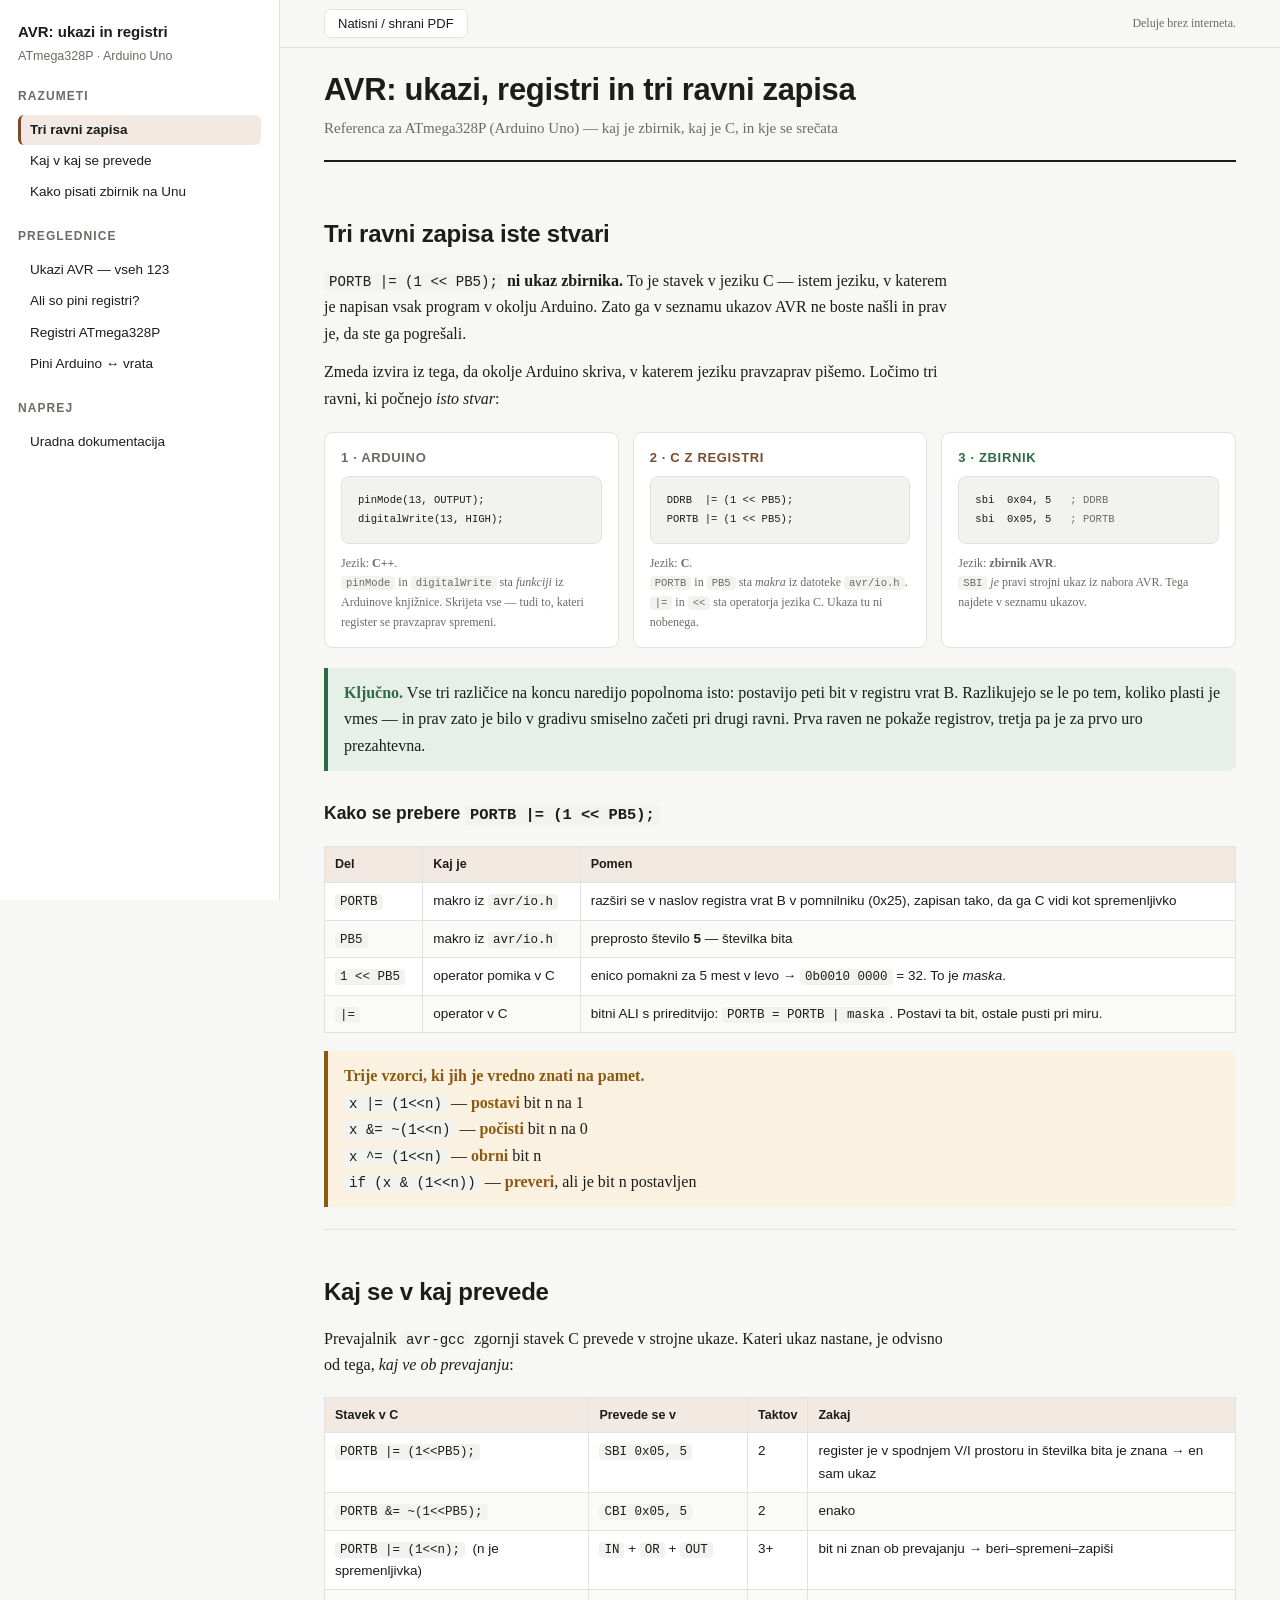
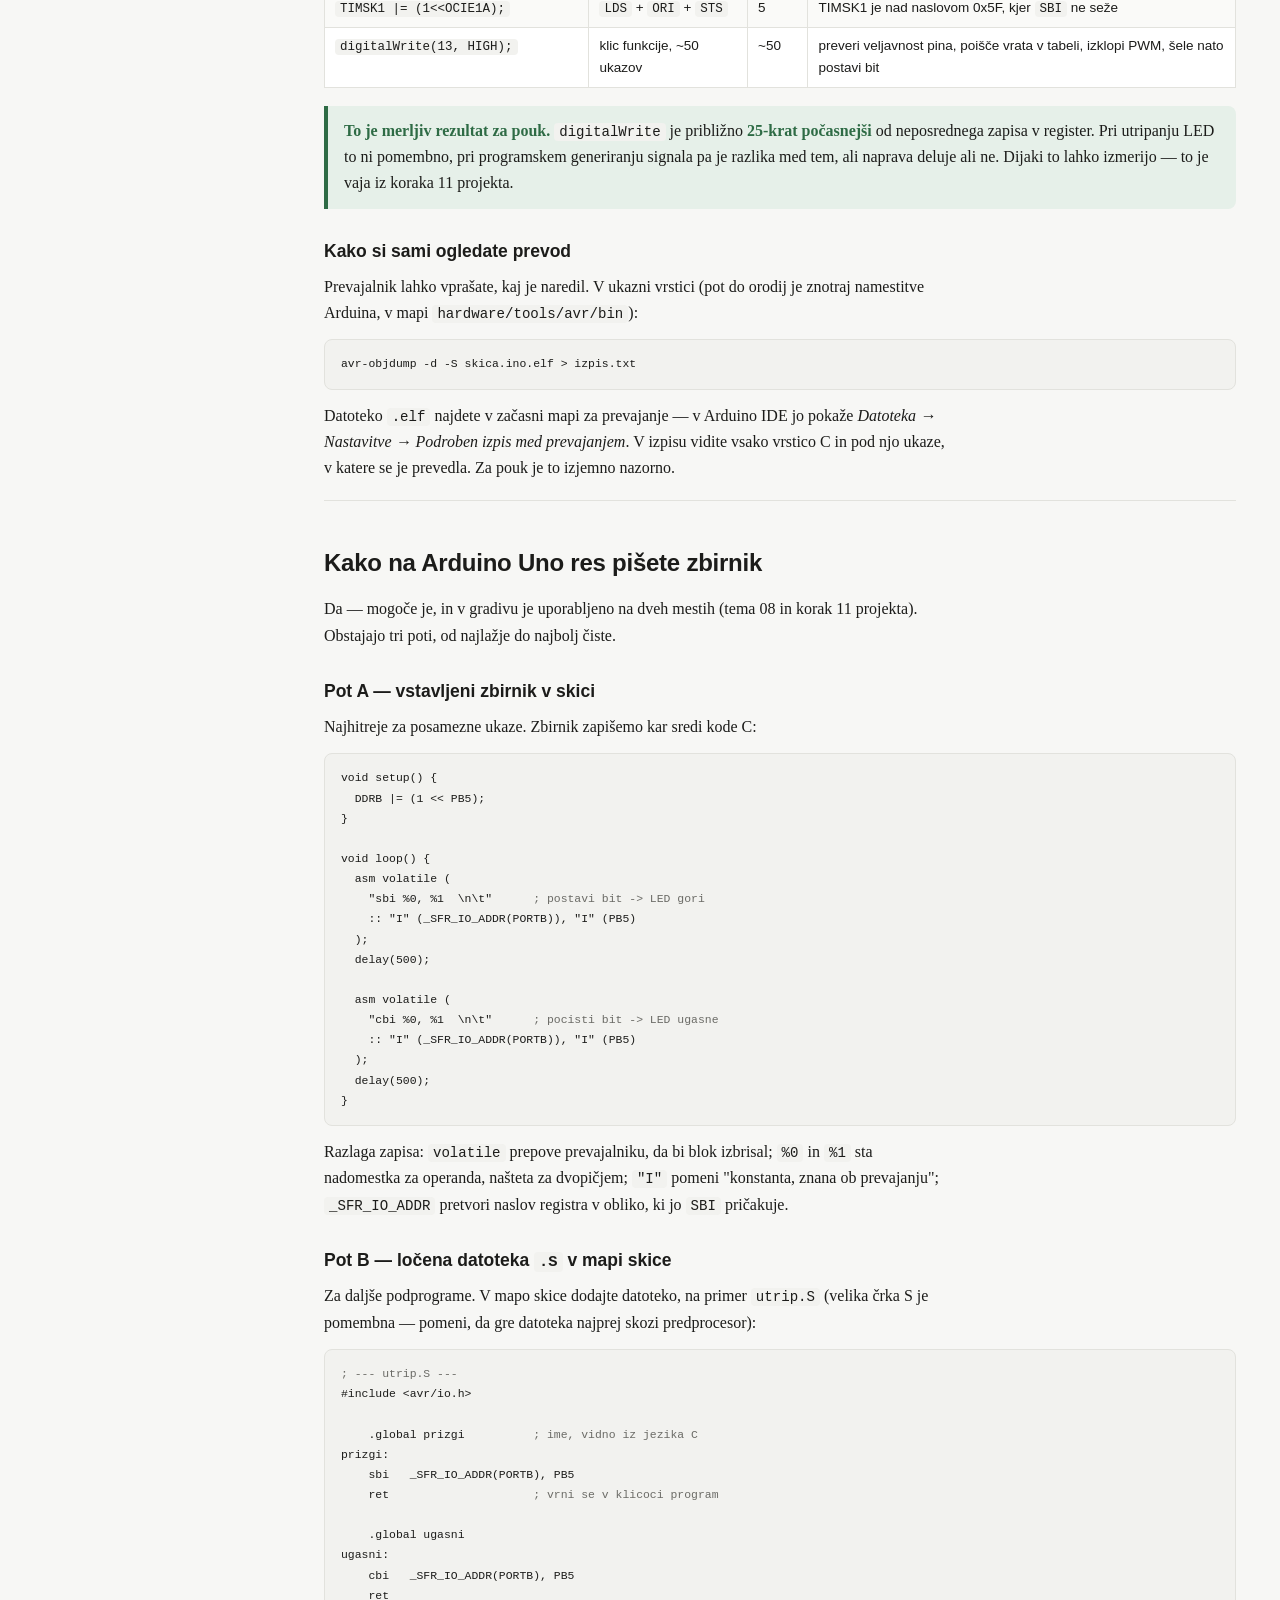
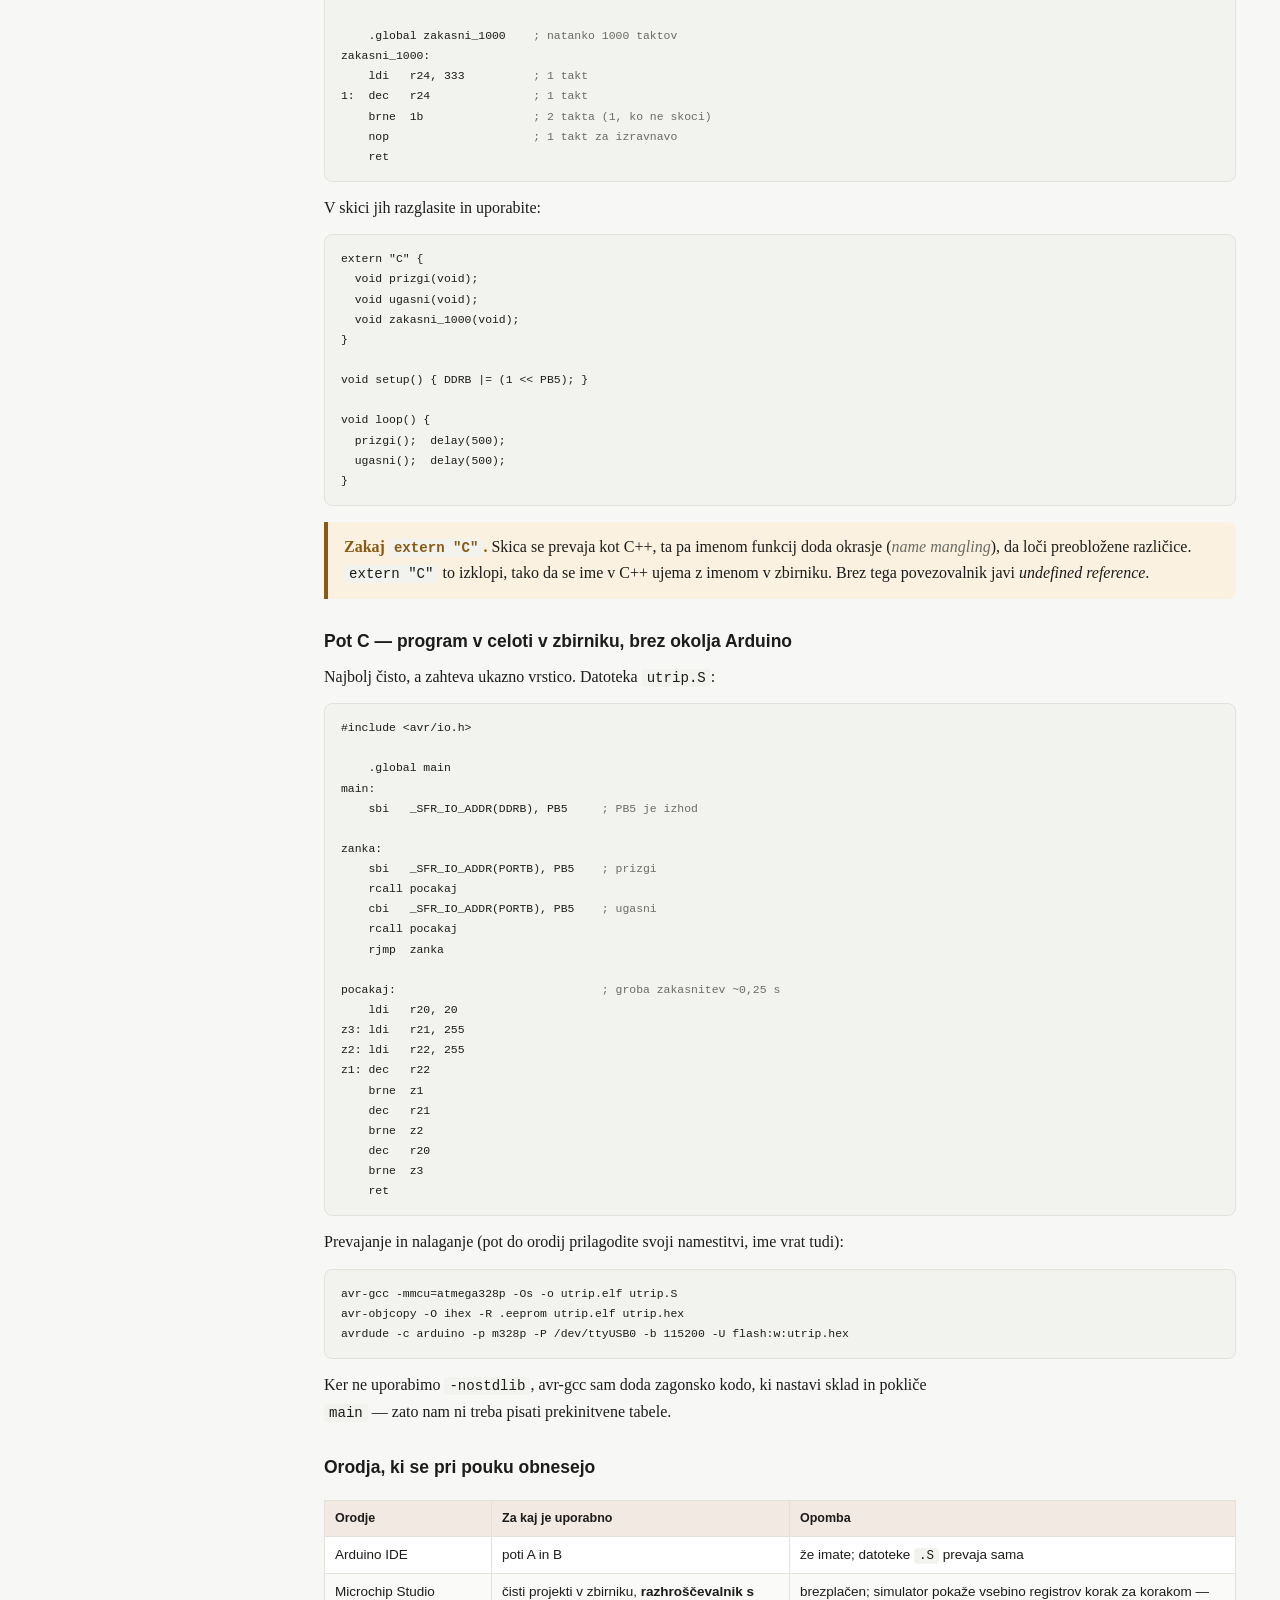
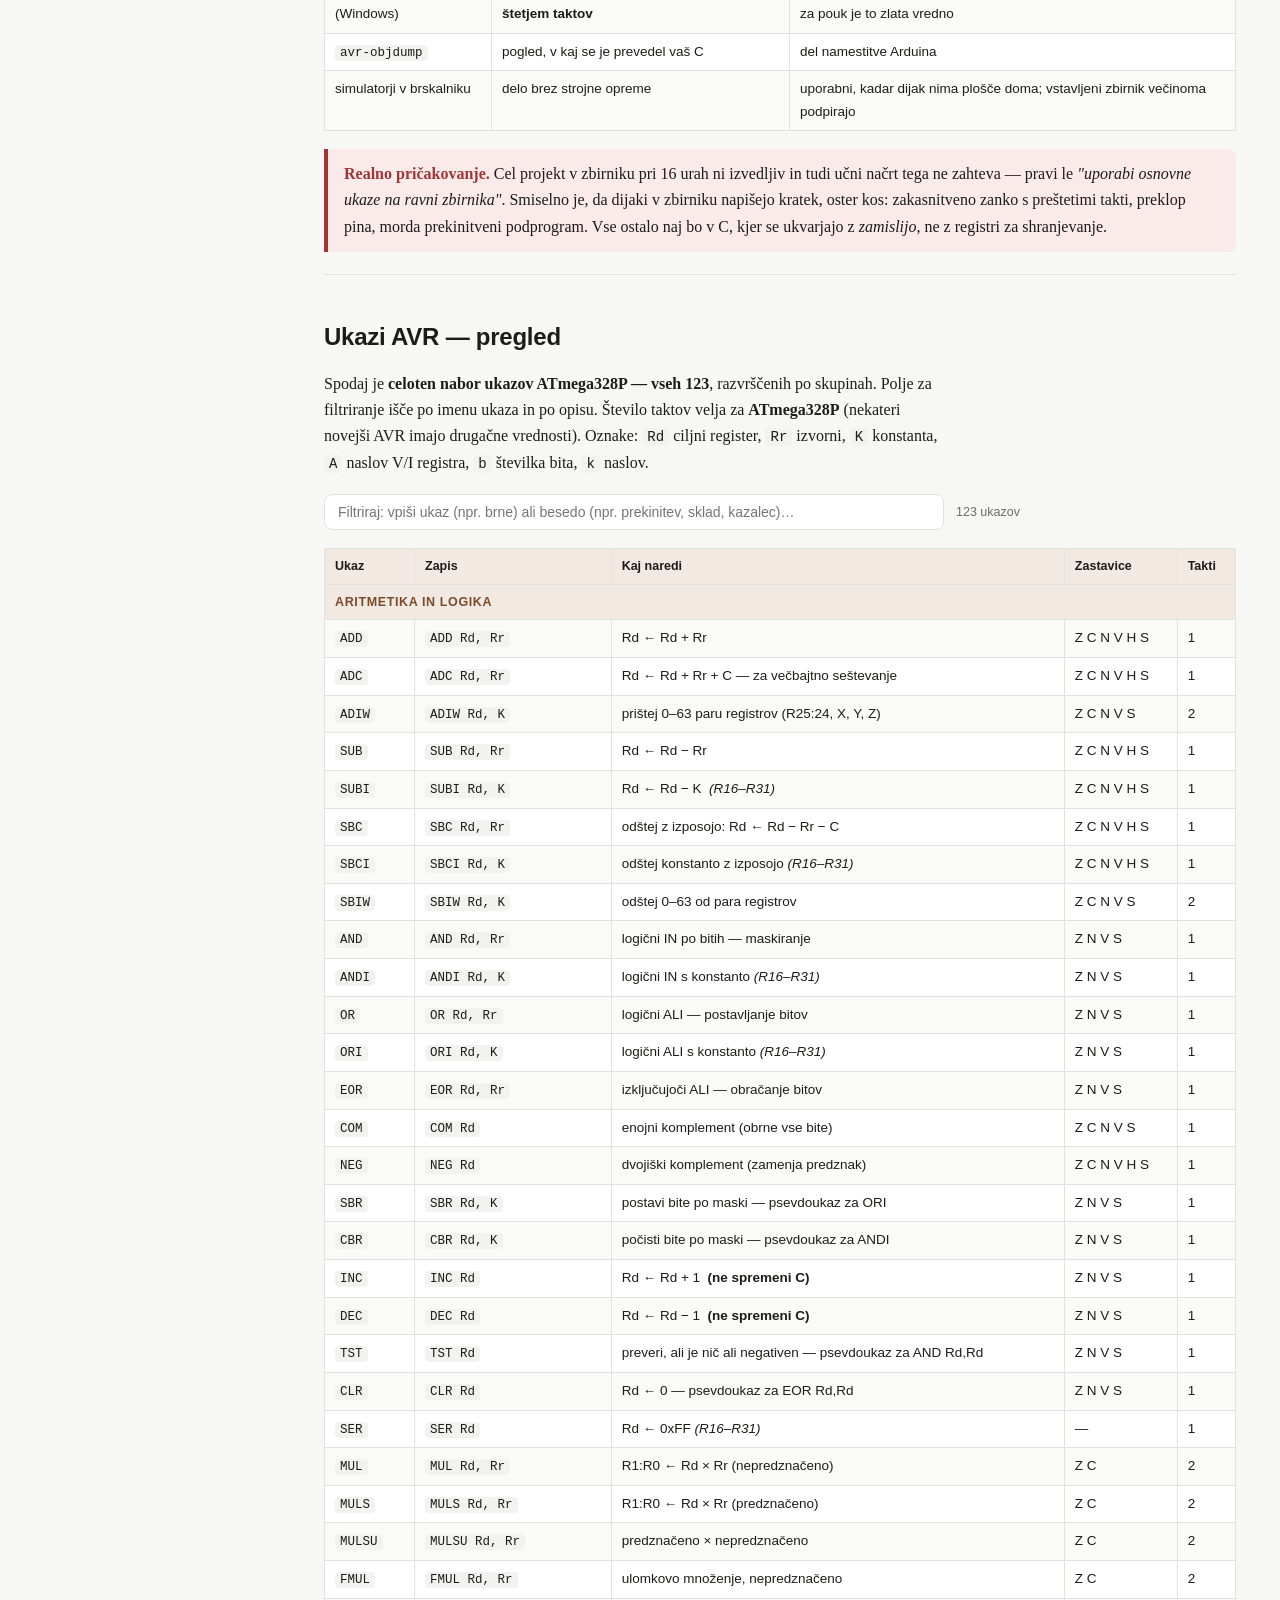
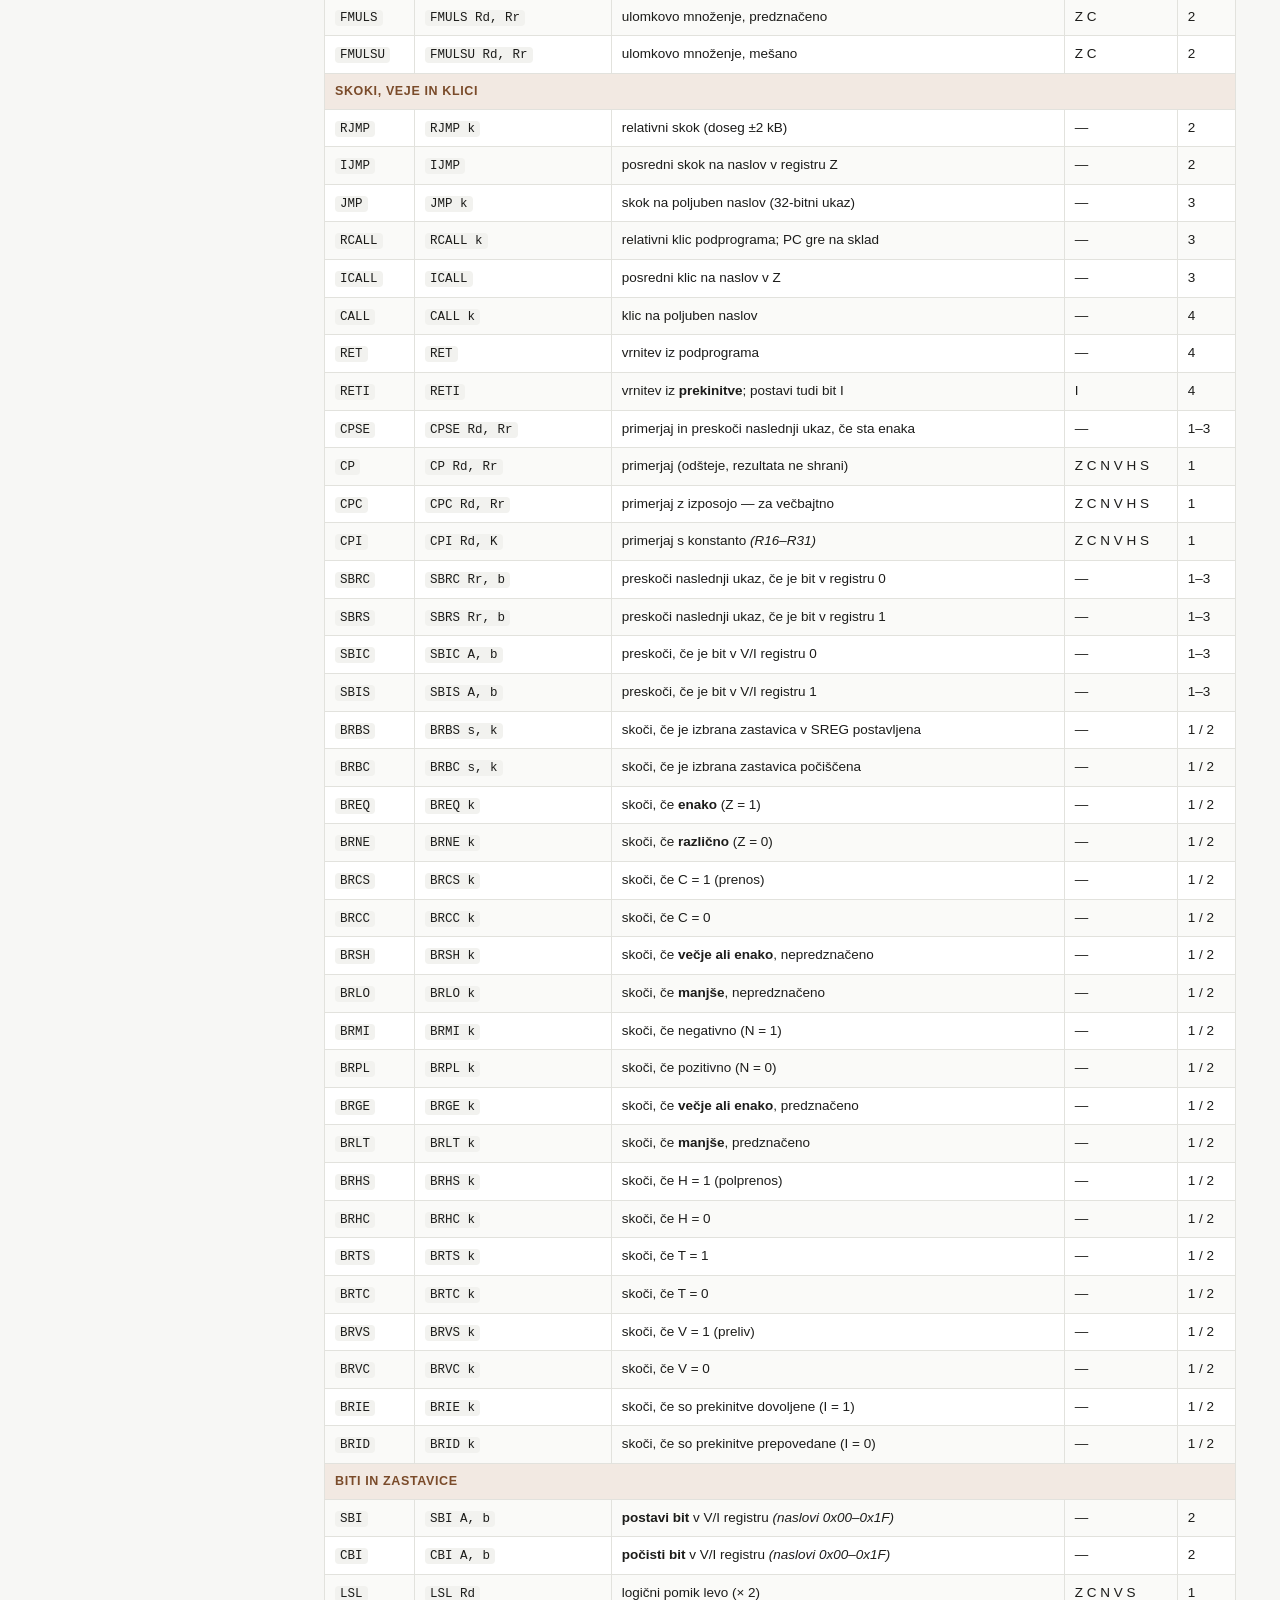
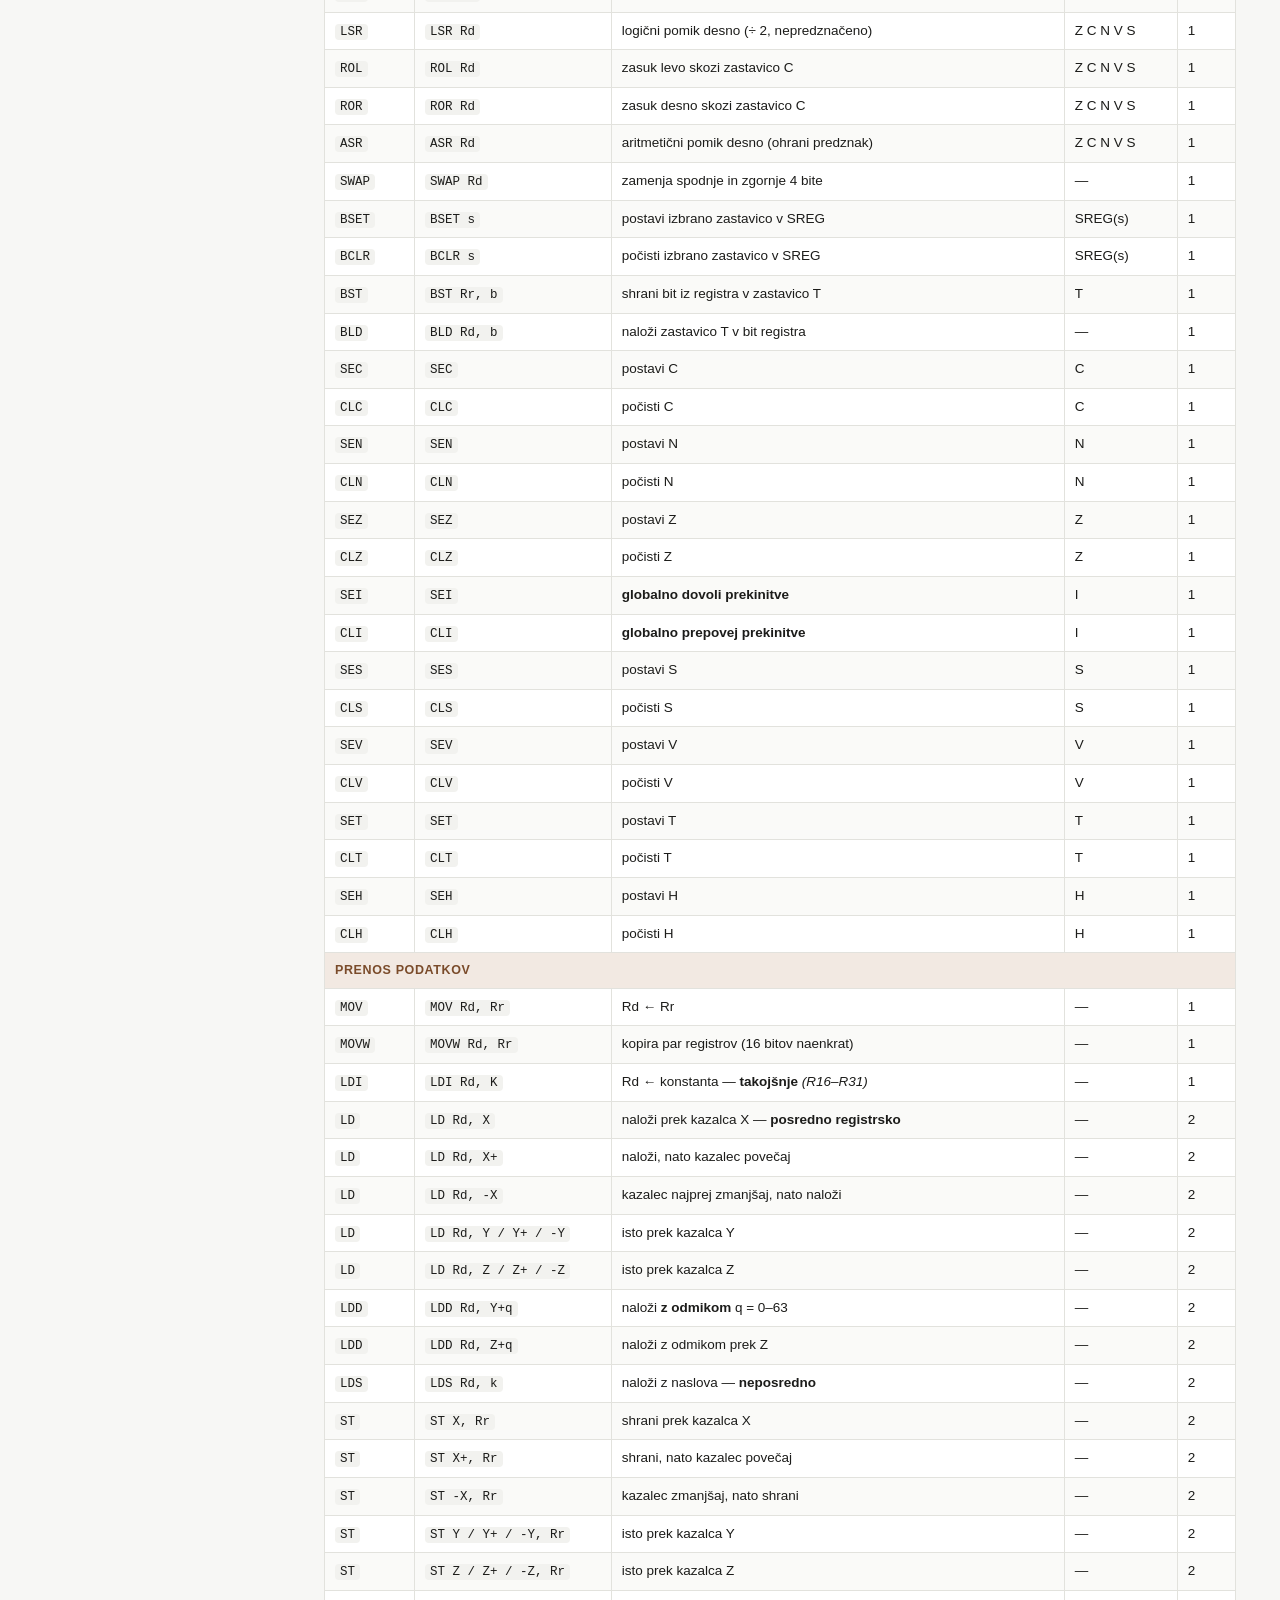
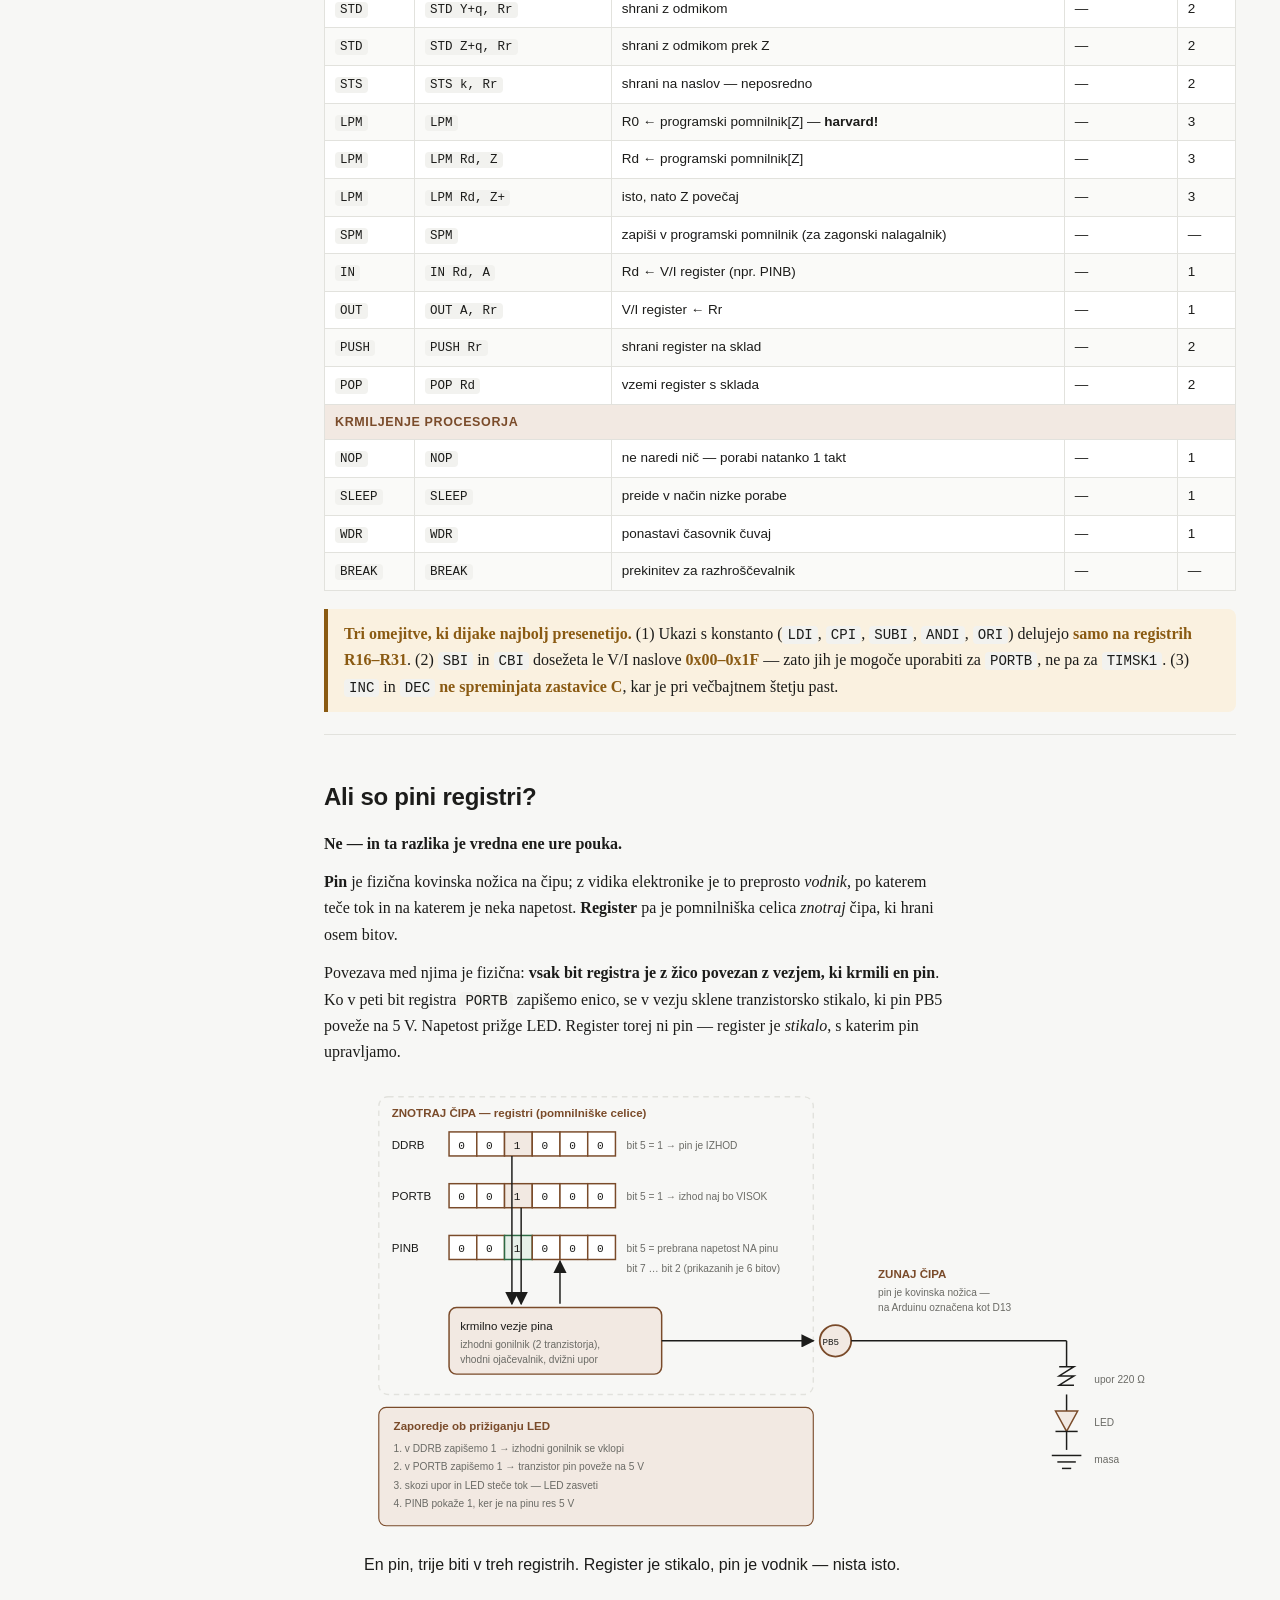
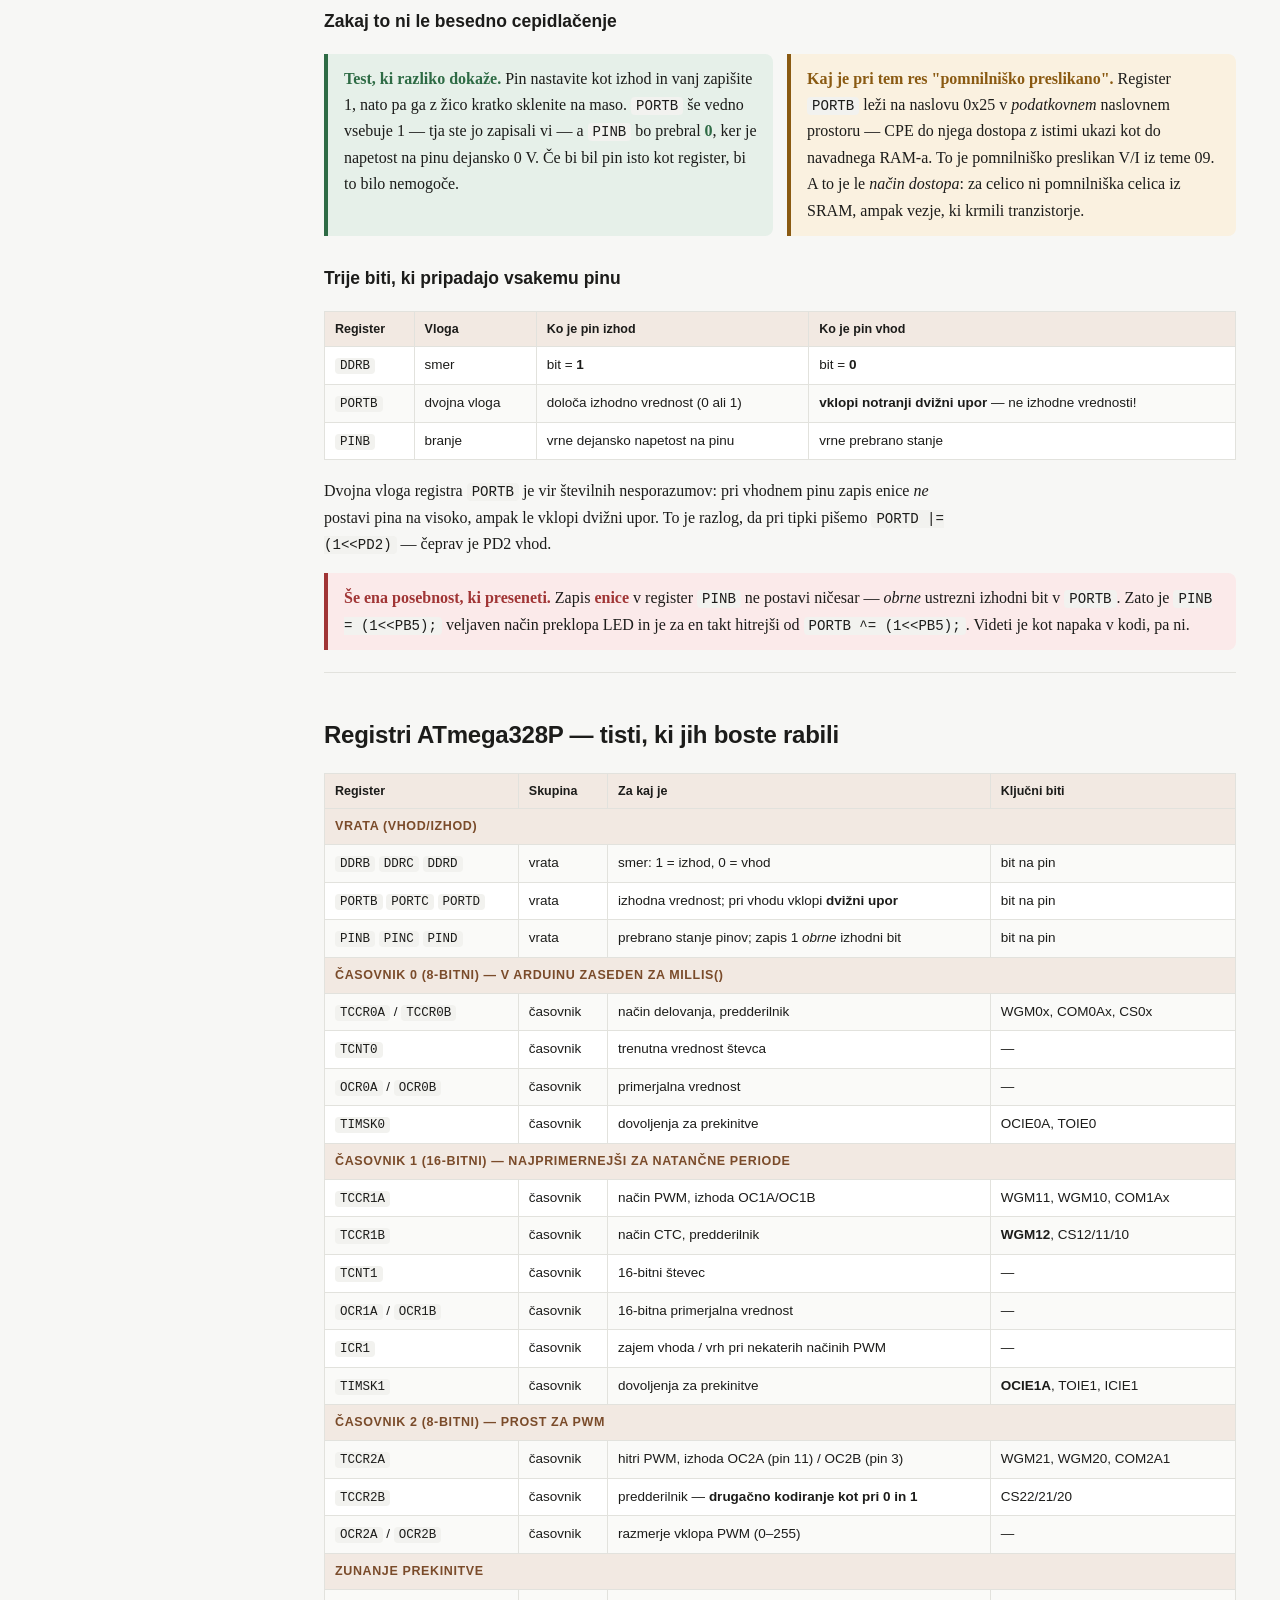
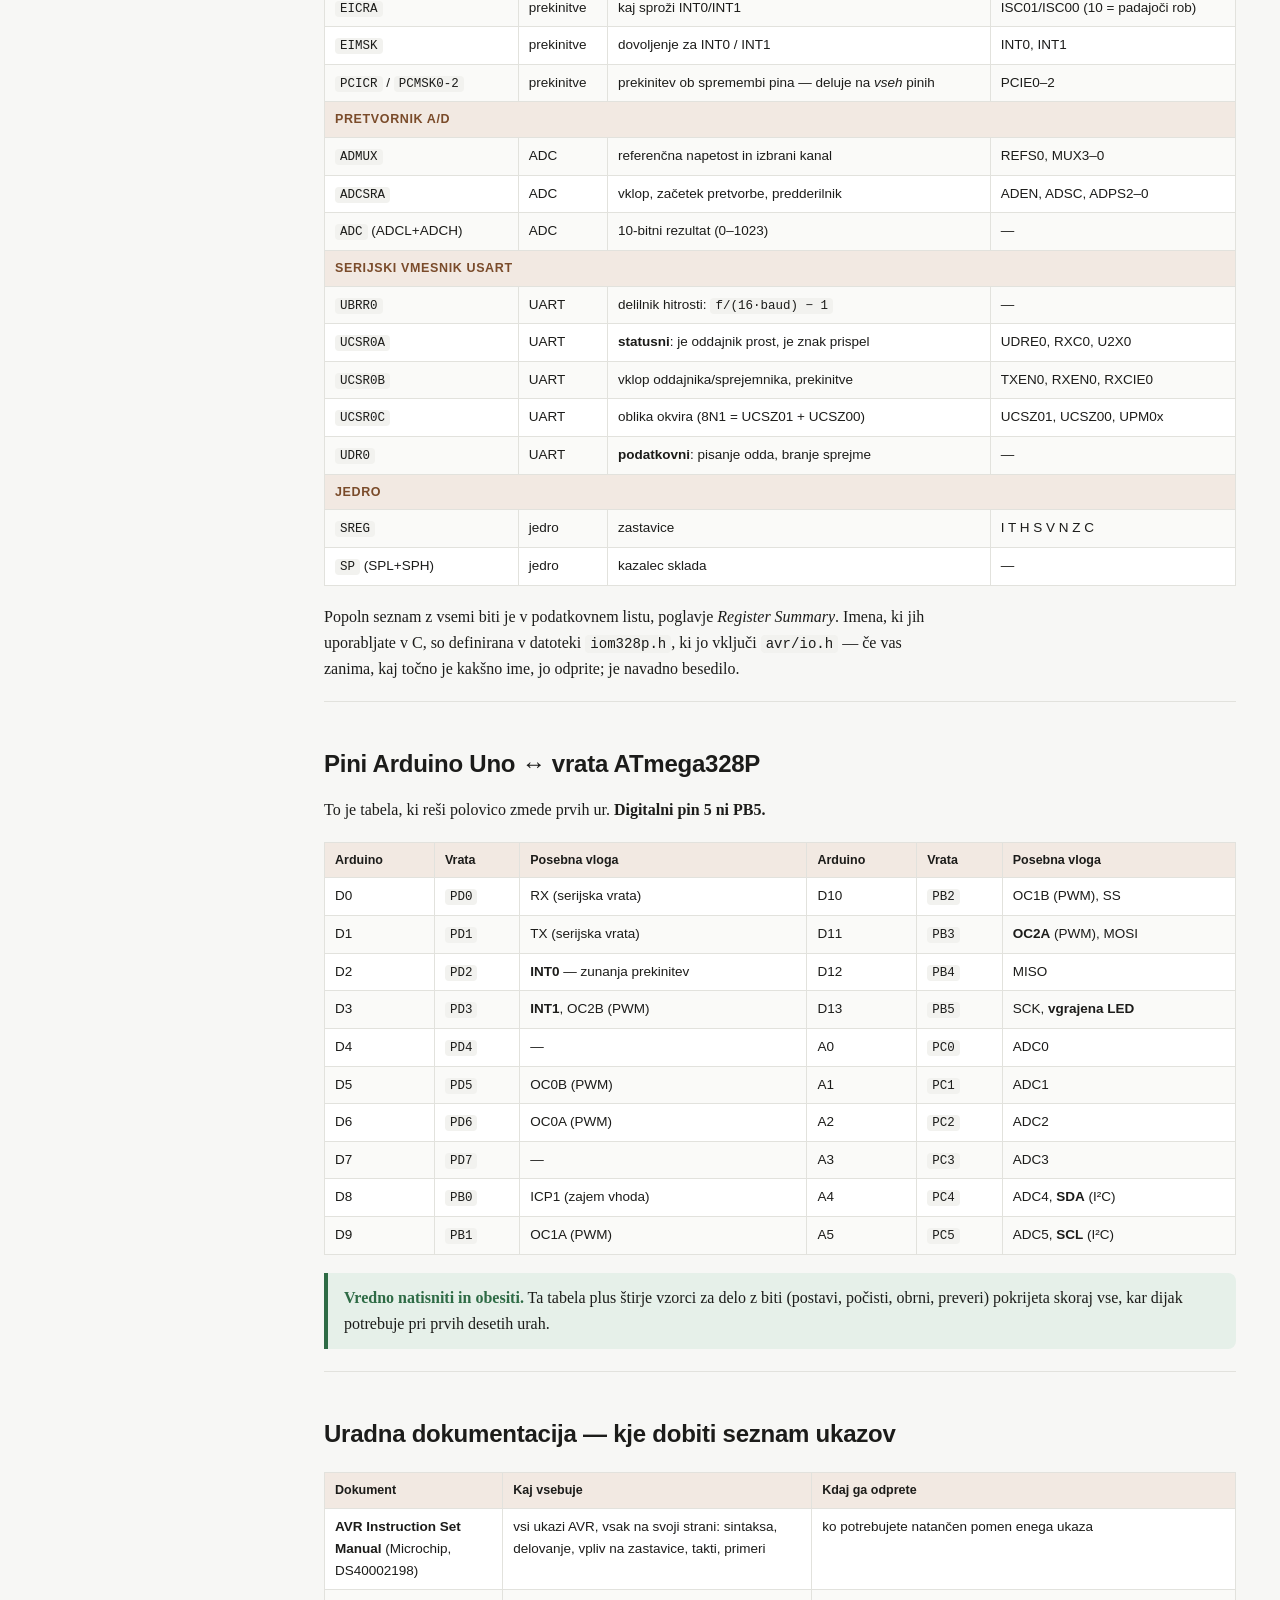
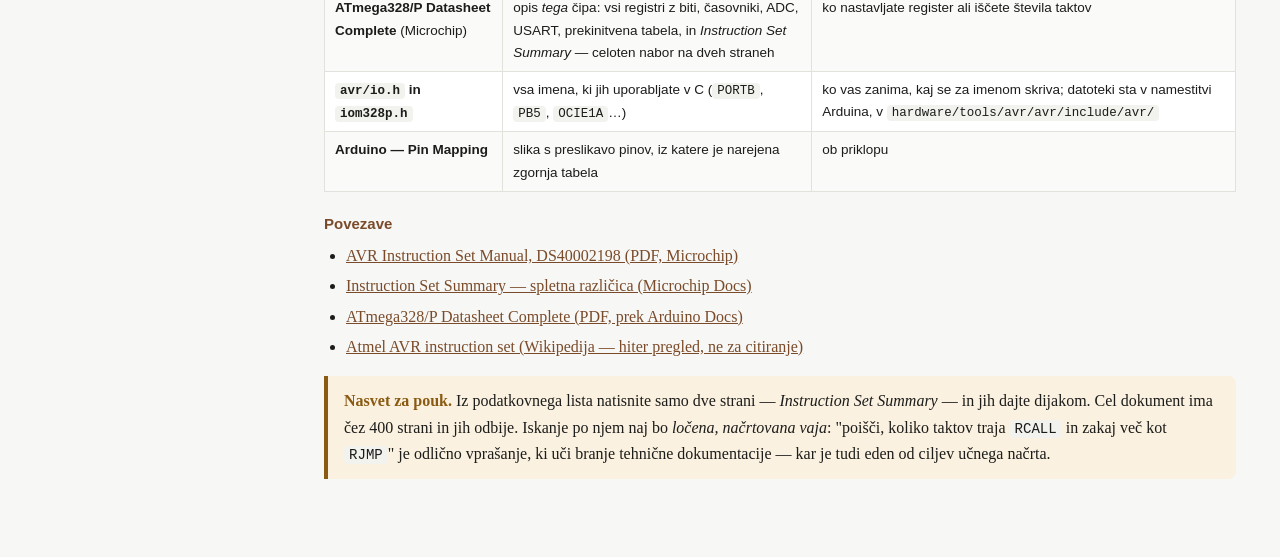
<file: avrukaziinregistri (1).html>
<!DOCTYPE html>
<html lang="sl">
<head>
<meta charset="utf-8">
<meta name="viewport" content="width=device-width, initial-scale=1">
<title>AVR: ukazi, registri in tri ravni zapisa (ATmega328P / Arduino Uno)</title>
<style>
:root{
  --bg:#f7f7f5; --panel:#fff; --ink:#1c1c1a; --muted:#6b6b66; --line:#e2e2dd;
  --accent:#7a4b2a; --accent-soft:#f2e9e2; --ok:#2e6b45; --ok-soft:#e6f0e9;
  --warn:#8a5a12; --warn-soft:#faf1e0; --red:#a03535; --red-soft:#fbeaea;
  --code-bg:#f2f2ef; --max:78ch;
}
*{box-sizing:border-box}
html{scroll-behavior:smooth}
body{margin:0;background:var(--bg);color:var(--ink);
  font:16px/1.65 "Iowan Old Style","Palatino Linotype",Palatino,Georgia,serif}
h1,h2,h3,h4,nav,button,table,.badge,figcaption,.oz{font-family:-apple-system,BlinkMacSystemFont,"Segoe UI",Roboto,Arial,sans-serif}
.wrap{display:flex;min-height:100vh}
#nav{width:280px;flex:0 0 280px;background:var(--panel);border-right:1px solid var(--line);
  position:sticky;top:0;height:100vh;overflow-y:auto;padding:22px 18px 60px}
#nav h2{font-size:12px;letter-spacing:.09em;text-transform:uppercase;color:var(--muted);margin:20px 0 8px}
#nav .brand{font-size:15px;font-weight:700;margin:0 0 4px;line-height:1.35}
#nav .brandsub{font-size:12.5px;color:var(--muted);margin:0 0 12px}
#nav a{display:block;padding:6px 9px;margin:1px 0;border-radius:6px;text-decoration:none;
  color:var(--ink);font-size:13.5px;border-left:3px solid transparent;line-height:1.35}
#nav a:hover{background:var(--accent-soft)}
#nav a.active{background:var(--accent-soft);border-left-color:var(--accent);font-weight:600}
main{flex:1;min-width:0;padding:40px 44px 120px;max-width:1060px;margin:0 auto}
header.doc{border-bottom:2px solid var(--ink);padding-bottom:20px;margin-bottom:10px}
header.doc h1{font-size:31px;line-height:1.15;margin:0 0 8px;letter-spacing:-.01em}
header.doc .sub{color:var(--muted);font-size:15px;margin:0}
section{padding:42px 0 6px;border-top:1px solid var(--line)}
section:first-of-type{border-top:none}
section > h2{font-size:24px;margin:0 0 14px;letter-spacing:-.01em}
h3{font-size:17.5px;margin:28px 0 8px}
h4{font-size:15px;margin:20px 0 6px;color:var(--accent)}
p,li{max-width:var(--max)}
p{margin:0 0 12px}
ul,ol{margin:0 0 14px;padding-left:22px}
li{margin:4px 0}
em.tuj{font-style:italic;color:var(--muted)}
code{background:var(--code-bg);padding:1px 5px;border-radius:4px;font-size:.88em;
  font-family:ui-monospace,"SF Mono",Menlo,Consolas,monospace}
pre{background:var(--code-bg);border:1px solid var(--line);border-radius:8px;padding:14px 16px;
  overflow-x:auto;font-size:13px;line-height:1.55}
pre code{background:none;padding:0}
pre .c{color:var(--muted)}
.blok{border-radius:0 8px 8px 0;padding:12px 16px;margin:16px 0}
.opomba{background:var(--warn-soft);border-left:4px solid var(--warn)}
.opomba strong{color:var(--warn)}
.past{background:var(--red-soft);border-left:4px solid var(--red)}
.past strong{color:var(--red)}
.dobro{background:var(--ok-soft);border-left:4px solid var(--ok)}
.dobro strong{color:var(--ok)}
.tabela{overflow-x:auto;margin:18px 0}
table{border-collapse:collapse;width:100%;font-size:13.5px;background:var(--panel)}
th,td{border:1px solid var(--line);padding:7px 10px;text-align:left;vertical-align:top}
th{background:var(--accent-soft);font-weight:600;font-size:12.5px;position:sticky;top:0}
tbody tr:nth-child(even){background:#fafaf8}
td code{font-size:12.5px;white-space:nowrap}
.skupina td{background:var(--accent-soft)!important;font-weight:700;color:var(--accent);font-size:12.5px;
  letter-spacing:.05em;text-transform:uppercase}
.tri{display:grid;grid-template-columns:1fr 1fr 1fr;gap:14px;margin:20px 0}
.tri > div{background:var(--panel);border:1px solid var(--line);border-radius:9px;padding:14px 16px}
.tri h4{margin:0 0 8px;font-size:13px;letter-spacing:.05em;text-transform:uppercase}
.tri pre{margin:0;font-size:12px}
.tri .kdo{font-size:12px;color:var(--muted);margin:10px 0 0}
#orodja{position:sticky;top:0;z-index:20;background:rgba(247,247,245,.93);backdrop-filter:blur(6px);
  border-bottom:1px solid var(--line);padding:9px 44px;margin:-40px -44px 24px;
  display:flex;gap:9px;flex-wrap:wrap;align-items:center}
#orodja button{font-size:13px;padding:6px 13px;border:1px solid var(--line);background:#fff;
  border-radius:7px;cursor:pointer;color:var(--ink)}
#orodja button:hover{border-color:var(--accent);color:var(--accent)}
#orodja .sp{margin-left:auto;font-size:12px;color:var(--muted)}
a.vir{color:var(--accent)}
.isci{display:flex;gap:12px;align-items:center;margin:18px 0 0}
.isci input{flex:1;max-width:620px;font:14px -apple-system,"Segoe UI",Arial,sans-serif;
  padding:9px 13px;border:1px solid var(--line);border-radius:8px;background:var(--panel);color:var(--ink)}
.isci input:focus{outline:none;border-color:var(--accent)}
#stevec{font-size:12.5px;color:var(--muted);font-family:-apple-system,sans-serif;white-space:nowrap}
tr.skrit{display:none}
.pin{display:grid;grid-template-columns:1fr 1fr;gap:14px;margin:18px 0}
@media (max-width:820px){ .pin{grid-template-columns:1fr} }
@media print{
  :root{--bg:#fff;--panel:#fff}
  body{font-size:9.8pt;line-height:1.4}
  #nav,#orodja{display:none!important}
  .wrap{display:block} main{max-width:none;padding:0;margin:0}
  section{page-break-before:always;border-top:none;padding-top:0}
  section:first-of-type{page-break-before:avoid}
  h2,h3,h4{page-break-after:avoid}
  table{font-size:8.6pt} th{position:static}
  tr{page-break-inside:avoid}
  .tri{grid-template-columns:1fr 1fr 1fr}
  a{color:#000;text-decoration:none}
  @page{margin:14mm 12mm}
}
@media (max-width:1000px){ .tri{grid-template-columns:1fr} }
@media (max-width:900px){
  .wrap{display:block}
  #nav{position:static;width:auto;height:auto;border-right:none;border-bottom:1px solid var(--line)}
  main{padding:24px 18px 80px}
  #orodja{margin:-24px -18px 20px;padding:9px 18px}
}
</style>
</head>
<body>
<div class="wrap">
<nav id="nav">
  <p class="brand">AVR: ukazi in registri</p>
  <p class="brandsub">ATmega328P · Arduino Uno</p>
  <h2>Razumeti</h2>
  <a href="#tri">Tri ravni zapisa</a>
  <a href="#prevod">Kaj v kaj se prevede</a>
  <a href="#kako">Kako pisati zbirnik na Unu</a>
  <h2>Preglednice</h2>
  <a href="#ukazi">Ukazi AVR — vseh 123</a>
  <a href="#sopini">Ali so pini registri?</a>
  <a href="#registri">Registri ATmega328P</a>
  <a href="#pini">Pini Arduino ↔ vrata</a>
  <h2>Naprej</h2>
  <a href="#viri">Uradna dokumentacija</a>
</nav>
<main>
<div id="orodja">
  <button onclick="window.print()">Natisni / shrani PDF</button>
  <span class="sp">Deluje brez interneta.</span>
</div>

<header class="doc">
  <h1>AVR: ukazi, registri in tri ravni zapisa</h1>
  <p class="sub">Referenca za ATmega328P (Arduino Uno) — kaj je zbirnik, kaj je C, in kje se srečata</p>
</header>

<!-- ============================================================ -->
<section id="tri">
<h2>Tri ravni zapisa iste stvari</h2>

<p><code>PORTB |= (1 &lt;&lt; PB5);</code> <strong>ni ukaz zbirnika.</strong> To je stavek v jeziku C —
istem jeziku, v katerem je napisan vsak program v okolju Arduino. Zato ga v seznamu ukazov AVR ne
boste našli in prav je, da ste ga pogrešali.</p>

<p>Zmeda izvira iz tega, da okolje Arduino skriva, v katerem jeziku pravzaprav pišemo. Ločimo tri
ravni, ki počnejo <em>isto stvar</em>:</p>

<div class="tri">
<div>
<h4 style="color:var(--muted)">1 · Arduino</h4>
<pre><code>pinMode(13, OUTPUT);
digitalWrite(13, HIGH);</code></pre>
<p class="kdo">Jezik: <strong>C++</strong>.<br>
<code>pinMode</code> in <code>digitalWrite</code> sta <em>funkciji</em> iz Arduinove knjižnice.
Skrijeta vse — tudi to, kateri register se pravzaprav spremeni.</p>
</div>
<div>
<h4 style="color:var(--accent)">2 · C z registri</h4>
<pre><code>DDRB  |= (1 &lt;&lt; PB5);
PORTB |= (1 &lt;&lt; PB5);</code></pre>
<p class="kdo">Jezik: <strong>C</strong>.<br>
<code>PORTB</code> in <code>PB5</code> sta <em>makra</em> iz datoteke <code>avr/io.h</code>.
<code>|=</code> in <code>&lt;&lt;</code> sta operatorja jezika C. Ukaza tu ni nobenega.</p>
</div>
<div>
<h4 style="color:var(--ok)">3 · Zbirnik</h4>
<pre><code>sbi  0x04, 5   <span class="c">; DDRB</span>
sbi  0x05, 5   <span class="c">; PORTB</span></code></pre>
<p class="kdo">Jezik: <strong>zbirnik AVR</strong>.<br>
<code>SBI</code> <em>je</em> pravi strojni ukaz iz nabora AVR. Tega najdete v seznamu ukazov.</p>
</div>
</div>

<div class="blok dobro">
<strong>Ključno.</strong> Vse tri različice na koncu naredijo popolnoma isto: postavijo peti bit
v registru vrat B. Razlikujejo se le po tem, koliko plasti je vmes — in prav zato je bilo v gradivu
smiselno začeti pri drugi ravni. Prva raven ne pokaže registrov, tretja pa je za prvo uro prezahtevna.
</div>

<h3>Kako se prebere <code>PORTB |= (1 &lt;&lt; PB5);</code></h3>
<div class="tabela"><table>
<thead><tr><th>Del</th><th>Kaj je</th><th>Pomen</th></tr></thead>
<tbody>
<tr><td><code>PORTB</code></td><td>makro iz <code>avr/io.h</code></td>
    <td>razširi se v naslov registra vrat B v pomnilniku (0x25), zapisan tako, da ga C vidi kot spremenljivko</td></tr>
<tr><td><code>PB5</code></td><td>makro iz <code>avr/io.h</code></td><td>preprosto število <strong>5</strong> — številka bita</td></tr>
<tr><td><code>1 &lt;&lt; PB5</code></td><td>operator pomika v C</td>
    <td>enico pomakni za 5 mest v levo → <code>0b0010&nbsp;0000</code> = 32. To je <em>maska</em>.</td></tr>
<tr><td><code>|=</code></td><td>operator v C</td>
    <td>bitni ALI s prireditvijo: <code>PORTB = PORTB | maska</code>. Postavi ta bit, ostale pusti pri miru.</td></tr>
</tbody></table></div>

<div class="blok opomba">
<strong>Trije vzorci, ki jih je vredno znati na pamet.</strong><br>
<code>x |= (1&lt;&lt;n)</code> — <strong>postavi</strong> bit n na 1<br>
<code>x &amp;= ~(1&lt;&lt;n)</code> — <strong>počisti</strong> bit n na 0<br>
<code>x ^= (1&lt;&lt;n)</code> — <strong>obrni</strong> bit n<br>
<code>if (x &amp; (1&lt;&lt;n))</code> — <strong>preveri</strong>, ali je bit n postavljen
</div>
</section>

<!-- ============================================================ -->
<section id="prevod">
<h2>Kaj se v kaj prevede</h2>

<p>Prevajalnik <code>avr-gcc</code> zgornji stavek C prevede v strojne ukaze. Kateri ukaz nastane,
je odvisno od tega, <em>kaj ve ob prevajanju</em>:</p>

<div class="tabela"><table>
<thead><tr><th>Stavek v C</th><th>Prevede se v</th><th>Taktov</th><th>Zakaj</th></tr></thead>
<tbody>
<tr><td><code>PORTB |= (1&lt;&lt;PB5);</code></td><td><code>SBI 0x05, 5</code></td><td>2</td>
    <td>register je v spodnjem V/I prostoru in številka bita je znana → en sam ukaz</td></tr>
<tr><td><code>PORTB &amp;= ~(1&lt;&lt;PB5);</code></td><td><code>CBI 0x05, 5</code></td><td>2</td><td>enako</td></tr>
<tr><td><code>PORTB |= (1&lt;&lt;n);</code> &nbsp;(n je spremenljivka)</td>
    <td><code>IN</code> + <code>OR</code> + <code>OUT</code></td><td>3+</td>
    <td>bit ni znan ob prevajanju → beri–spremeni–zapiši</td></tr>
<tr><td><code>TIMSK1 |= (1&lt;&lt;OCIE1A);</code></td>
    <td><code>LDS</code> + <code>ORI</code> + <code>STS</code></td><td>5</td>
    <td>TIMSK1 je nad naslovom 0x5F, kjer <code>SBI</code> ne seže</td></tr>
<tr><td><code>digitalWrite(13, HIGH);</code></td><td>klic funkcije, ~50 ukazov</td><td>~50</td>
    <td>preveri veljavnost pina, poišče vrata v tabeli, izklopi PWM, šele nato postavi bit</td></tr>
</tbody></table></div>

<div class="blok dobro">
<strong>To je merljiv rezultat za pouk.</strong> <code>digitalWrite</code> je približno
<strong>25-krat počasnejši</strong> od neposrednega zapisa v register. Pri utripanju LED to ni
pomembno, pri programskem generiranju signala pa je razlika med tem, ali naprava deluje ali ne.
Dijaki to lahko izmerijo — to je vaja iz koraka 11 projekta.
</div>

<h3>Kako si sami ogledate prevod</h3>
<p>Prevajalnik lahko vprašate, kaj je naredil. V ukazni vrstici (pot do orodij je znotraj namestitve
Arduina, v mapi <code>hardware/tools/avr/bin</code>):</p>
<pre><code>avr-objdump -d -S skica.ino.elf &gt; izpis.txt</code></pre>
<p>Datoteko <code>.elf</code> najdete v začasni mapi za prevajanje — v Arduino IDE jo pokaže
<em>Datoteka → Nastavitve → Podroben izpis med prevajanjem</em>. V izpisu vidite vsako vrstico C
in pod njo ukaze, v katere se je prevedla. Za pouk je to izjemno nazorno.</p>
</section>

<!-- ============================================================ -->
<section id="kako">
<h2>Kako na Arduino Uno res pišete zbirnik</h2>

<p>Da — mogoče je, in v gradivu je uporabljeno na dveh mestih (tema 08 in korak 11 projekta).
Obstajajo tri poti, od najlažje do najbolj čiste.</p>

<h3>Pot A — vstavljeni zbirnik v skici</h3>
<p>Najhitreje za posamezne ukaze. Zbirnik zapišemo kar sredi kode C:</p>
<pre><code>void setup() {
  DDRB |= (1 &lt;&lt; PB5);
}

void loop() {
  asm volatile (
    "sbi %0, %1  \n\t"      <span class="c">; postavi bit -> LED gori</span>
    :: "I" (_SFR_IO_ADDR(PORTB)), "I" (PB5)
  );
  delay(500);

  asm volatile (
    "cbi %0, %1  \n\t"      <span class="c">; pocisti bit -> LED ugasne</span>
    :: "I" (_SFR_IO_ADDR(PORTB)), "I" (PB5)
  );
  delay(500);
}</code></pre>
<p>Razlaga zapisa: <code>volatile</code> prepove prevajalniku, da bi blok izbrisal;
<code>%0</code> in <code>%1</code> sta nadomestka za operanda, našteta za dvopičjem;
<code>"I"</code> pomeni "konstanta, znana ob prevajanju"; <code>_SFR_IO_ADDR</code> pretvori
naslov registra v obliko, ki jo <code>SBI</code> pričakuje.</p>

<h3>Pot B — ločena datoteka <code>.S</code> v mapi skice</h3>
<p>Za daljše podprograme. V mapo skice dodajte datoteko, na primer <code>utrip.S</code>
(velika črka S je pomembna — pomeni, da gre datoteka najprej skozi predprocesor):</p>
<pre><code><span class="c">; --- utrip.S ---</span>
#include &lt;avr/io.h&gt;

    .global prizgi          <span class="c">; ime, vidno iz jezika C</span>
prizgi:
    sbi   _SFR_IO_ADDR(PORTB), PB5
    ret                     <span class="c">; vrni se v klicoci program</span>

    .global ugasni
ugasni:
    cbi   _SFR_IO_ADDR(PORTB), PB5
    ret

    .global zakasni_1000    <span class="c">; natanko 1000 taktov</span>
zakasni_1000:
    ldi   r24, 333          <span class="c">; 1 takt</span>
1:  dec   r24               <span class="c">; 1 takt</span>
    brne  1b                <span class="c">; 2 takta (1, ko ne skoci)</span>
    nop                     <span class="c">; 1 takt za izravnavo</span>
    ret</code></pre>
<p>V skici jih razglasite in uporabite:</p>
<pre><code>extern "C" {
  void prizgi(void);
  void ugasni(void);
  void zakasni_1000(void);
}

void setup() { DDRB |= (1 &lt;&lt; PB5); }

void loop() {
  prizgi();  delay(500);
  ugasni();  delay(500);
}</code></pre>
<div class="blok opomba">
<strong>Zakaj <code>extern "C"</code>.</strong> Skica se prevaja kot C++, ta pa imenom funkcij
doda okrasje (<em class="tuj">name mangling</em>), da loči preobložene različice.
<code>extern "C"</code> to izklopi, tako da se ime v C++ ujema z imenom v zbirniku.
Brez tega povezovalnik javi <em>undefined reference</em>.
</div>

<h3>Pot C — program v celoti v zbirniku, brez okolja Arduino</h3>
<p>Najbolj čisto, a zahteva ukazno vrstico. Datoteka <code>utrip.S</code>:</p>
<pre><code>#include &lt;avr/io.h&gt;

    .global main
main:
    sbi   _SFR_IO_ADDR(DDRB), PB5     <span class="c">; PB5 je izhod</span>

zanka:
    sbi   _SFR_IO_ADDR(PORTB), PB5    <span class="c">; prizgi</span>
    rcall pocakaj
    cbi   _SFR_IO_ADDR(PORTB), PB5    <span class="c">; ugasni</span>
    rcall pocakaj
    rjmp  zanka

pocakaj:                              <span class="c">; groba zakasnitev ~0,25 s</span>
    ldi   r20, 20
z3: ldi   r21, 255
z2: ldi   r22, 255
z1: dec   r22
    brne  z1
    dec   r21
    brne  z2
    dec   r20
    brne  z3
    ret</code></pre>
<p>Prevajanje in nalaganje (pot do orodij prilagodite svoji namestitvi, ime vrat tudi):</p>
<pre><code>avr-gcc -mmcu=atmega328p -Os -o utrip.elf utrip.S
avr-objcopy -O ihex -R .eeprom utrip.elf utrip.hex
avrdude -c arduino -p m328p -P /dev/ttyUSB0 -b 115200 -U flash:w:utrip.hex</code></pre>
<p>Ker ne uporabimo <code>-nostdlib</code>, avr-gcc sam doda zagonsko kodo, ki nastavi sklad in
pokliče <code>main</code> — zato nam ni treba pisati prekinitvene tabele.</p>

<h3>Orodja, ki se pri pouku obnesejo</h3>
<div class="tabela"><table>
<thead><tr><th>Orodje</th><th>Za kaj je uporabno</th><th>Opomba</th></tr></thead>
<tbody>
<tr><td>Arduino IDE</td><td>poti A in B</td><td>že imate; datoteke <code>.S</code> prevaja sama</td></tr>
<tr><td>Microchip Studio (Windows)</td><td>čisti projekti v zbirniku, <strong>razhroščevalnik s štetjem taktov</strong></td>
    <td>brezplačen; simulator pokaže vsebino registrov korak za korakom — za pouk je to zlata vredno</td></tr>
<tr><td><code>avr-objdump</code></td><td>pogled, v kaj se je prevedel vaš C</td><td>del namestitve Arduina</td></tr>
<tr><td>simulatorji v brskalniku</td><td>delo brez strojne opreme</td>
    <td>uporabni, kadar dijak nima plošče doma; vstavljeni zbirnik večinoma podpirajo</td></tr>
</tbody></table></div>

<div class="blok past">
<strong>Realno pričakovanje.</strong> Cel projekt v zbirniku pri 16 urah ni izvedljiv in tudi učni
načrt tega ne zahteva — pravi le <em>"uporabi osnovne ukaze na ravni zbirnika"</em>. Smiselno je,
da dijaki v zbirniku napišejo kratek, oster kos: zakasnitveno zanko s preštetimi takti, preklop pina,
morda prekinitveni podprogram. Vse ostalo naj bo v C, kjer se ukvarjajo z <em>zamislijo</em>,
ne z registri za shranjevanje.
</div>
</section>

<!-- ============================================================ -->
<section id="ukazi">
<h2>Ukazi AVR — pregled</h2>
<p>Spodaj je <strong>celoten nabor ukazov ATmega328P — vseh 123</strong>, razvrščenih po skupinah. Polje za filtriranje išče po imenu ukaza in po opisu.
Število taktov velja za <strong>ATmega328P</strong> (nekateri novejši AVR imajo drugačne vrednosti).
Oznake: <code>Rd</code> ciljni register, <code>Rr</code> izvorni, <code>K</code> konstanta,
<code>A</code> naslov V/I registra, <code>b</code> številka bita, <code>k</code> naslov.</p>

<div class="isci">
  <input id="filter" type="search" placeholder="Filtriraj: vpiši ukaz (npr. brne) ali besedo (npr. prekinitev, sklad, kazalec)…"
         oninput="filtriraj(this.value)" autocomplete="off">
  <span id="stevec"></span>
</div>
<div class="tabela"><table id="tabUkazi">
<thead><tr><th>Ukaz</th><th>Zapis</th><th>Kaj naredi</th><th>Zastavice</th><th>Takti</th></tr></thead>
<tbody>
<tr class="skupina" data-skupina="1"><td colspan="5">Aritmetika in logika</td></tr>
<tr><td><code>ADD</code></td><td><code>ADD Rd, Rr</code></td><td>Rd &larr; Rd + Rr</td><td>Z C N V H S</td><td>1</td></tr>
<tr><td><code>ADC</code></td><td><code>ADC Rd, Rr</code></td><td>Rd &larr; Rd + Rr + C &mdash; za večbajtno seštevanje</td><td>Z C N V H S</td><td>1</td></tr>
<tr><td><code>ADIW</code></td><td><code>ADIW Rd, K</code></td><td>prištej 0&ndash;63 paru registrov (R25:24, X, Y, Z)</td><td>Z C N V S</td><td>2</td></tr>
<tr><td><code>SUB</code></td><td><code>SUB Rd, Rr</code></td><td>Rd &larr; Rd &minus; Rr</td><td>Z C N V H S</td><td>1</td></tr>
<tr><td><code>SUBI</code></td><td><code>SUBI Rd, K</code></td><td>Rd &larr; Rd &minus; K &nbsp;<em>(R16&ndash;R31)</em></td><td>Z C N V H S</td><td>1</td></tr>
<tr><td><code>SBC</code></td><td><code>SBC Rd, Rr</code></td><td>odštej z izposojo: Rd &larr; Rd &minus; Rr &minus; C</td><td>Z C N V H S</td><td>1</td></tr>
<tr><td><code>SBCI</code></td><td><code>SBCI Rd, K</code></td><td>odštej konstanto z izposojo <em>(R16&ndash;R31)</em></td><td>Z C N V H S</td><td>1</td></tr>
<tr><td><code>SBIW</code></td><td><code>SBIW Rd, K</code></td><td>odštej 0&ndash;63 od para registrov</td><td>Z C N V S</td><td>2</td></tr>
<tr><td><code>AND</code></td><td><code>AND Rd, Rr</code></td><td>logični IN po bitih &mdash; maskiranje</td><td>Z N V S</td><td>1</td></tr>
<tr><td><code>ANDI</code></td><td><code>ANDI Rd, K</code></td><td>logični IN s konstanto <em>(R16&ndash;R31)</em></td><td>Z N V S</td><td>1</td></tr>
<tr><td><code>OR</code></td><td><code>OR Rd, Rr</code></td><td>logični ALI &mdash; postavljanje bitov</td><td>Z N V S</td><td>1</td></tr>
<tr><td><code>ORI</code></td><td><code>ORI Rd, K</code></td><td>logični ALI s konstanto <em>(R16&ndash;R31)</em></td><td>Z N V S</td><td>1</td></tr>
<tr><td><code>EOR</code></td><td><code>EOR Rd, Rr</code></td><td>izključujoči ALI &mdash; obračanje bitov</td><td>Z N V S</td><td>1</td></tr>
<tr><td><code>COM</code></td><td><code>COM Rd</code></td><td>enojni komplement (obrne vse bite)</td><td>Z C N V S</td><td>1</td></tr>
<tr><td><code>NEG</code></td><td><code>NEG Rd</code></td><td>dvojiški komplement (zamenja predznak)</td><td>Z C N V H S</td><td>1</td></tr>
<tr><td><code>SBR</code></td><td><code>SBR Rd, K</code></td><td>postavi bite po maski &mdash; psevdoukaz za ORI</td><td>Z N V S</td><td>1</td></tr>
<tr><td><code>CBR</code></td><td><code>CBR Rd, K</code></td><td>počisti bite po maski &mdash; psevdoukaz za ANDI</td><td>Z N V S</td><td>1</td></tr>
<tr><td><code>INC</code></td><td><code>INC Rd</code></td><td>Rd &larr; Rd + 1 &nbsp;<strong>(ne spremeni C)</strong></td><td>Z N V S</td><td>1</td></tr>
<tr><td><code>DEC</code></td><td><code>DEC Rd</code></td><td>Rd &larr; Rd &minus; 1 &nbsp;<strong>(ne spremeni C)</strong></td><td>Z N V S</td><td>1</td></tr>
<tr><td><code>TST</code></td><td><code>TST Rd</code></td><td>preveri, ali je nič ali negativen &mdash; psevdoukaz za AND Rd,Rd</td><td>Z N V S</td><td>1</td></tr>
<tr><td><code>CLR</code></td><td><code>CLR Rd</code></td><td>Rd &larr; 0 &mdash; psevdoukaz za EOR Rd,Rd</td><td>Z N V S</td><td>1</td></tr>
<tr><td><code>SER</code></td><td><code>SER Rd</code></td><td>Rd &larr; 0xFF <em>(R16&ndash;R31)</em></td><td>&mdash;</td><td>1</td></tr>
<tr><td><code>MUL</code></td><td><code>MUL Rd, Rr</code></td><td>R1:R0 &larr; Rd &times; Rr (nepredznačeno)</td><td>Z C</td><td>2</td></tr>
<tr><td><code>MULS</code></td><td><code>MULS Rd, Rr</code></td><td>R1:R0 &larr; Rd &times; Rr (predznačeno)</td><td>Z C</td><td>2</td></tr>
<tr><td><code>MULSU</code></td><td><code>MULSU Rd, Rr</code></td><td>predznačeno &times; nepredznačeno</td><td>Z C</td><td>2</td></tr>
<tr><td><code>FMUL</code></td><td><code>FMUL Rd, Rr</code></td><td>ulomkovo množenje, nepredznačeno</td><td>Z C</td><td>2</td></tr>
<tr><td><code>FMULS</code></td><td><code>FMULS Rd, Rr</code></td><td>ulomkovo množenje, predznačeno</td><td>Z C</td><td>2</td></tr>
<tr><td><code>FMULSU</code></td><td><code>FMULSU Rd, Rr</code></td><td>ulomkovo množenje, mešano</td><td>Z C</td><td>2</td></tr>
<tr class="skupina" data-skupina="1"><td colspan="5">Skoki, veje in klici</td></tr>
<tr><td><code>RJMP</code></td><td><code>RJMP k</code></td><td>relativni skok (doseg &plusmn;2 kB)</td><td>&mdash;</td><td>2</td></tr>
<tr><td><code>IJMP</code></td><td><code>IJMP</code></td><td>posredni skok na naslov v registru Z</td><td>&mdash;</td><td>2</td></tr>
<tr><td><code>JMP</code></td><td><code>JMP k</code></td><td>skok na poljuben naslov (32-bitni ukaz)</td><td>&mdash;</td><td>3</td></tr>
<tr><td><code>RCALL</code></td><td><code>RCALL k</code></td><td>relativni klic podprograma; PC gre na sklad</td><td>&mdash;</td><td>3</td></tr>
<tr><td><code>ICALL</code></td><td><code>ICALL</code></td><td>posredni klic na naslov v Z</td><td>&mdash;</td><td>3</td></tr>
<tr><td><code>CALL</code></td><td><code>CALL k</code></td><td>klic na poljuben naslov</td><td>&mdash;</td><td>4</td></tr>
<tr><td><code>RET</code></td><td><code>RET</code></td><td>vrnitev iz podprograma</td><td>&mdash;</td><td>4</td></tr>
<tr><td><code>RETI</code></td><td><code>RETI</code></td><td>vrnitev iz <strong>prekinitve</strong>; postavi tudi bit I</td><td>I</td><td>4</td></tr>
<tr><td><code>CPSE</code></td><td><code>CPSE Rd, Rr</code></td><td>primerjaj in preskoči naslednji ukaz, če sta enaka</td><td>&mdash;</td><td>1&ndash;3</td></tr>
<tr><td><code>CP</code></td><td><code>CP Rd, Rr</code></td><td>primerjaj (odšteje, rezultata ne shrani)</td><td>Z C N V H S</td><td>1</td></tr>
<tr><td><code>CPC</code></td><td><code>CPC Rd, Rr</code></td><td>primerjaj z izposojo &mdash; za večbajtno</td><td>Z C N V H S</td><td>1</td></tr>
<tr><td><code>CPI</code></td><td><code>CPI Rd, K</code></td><td>primerjaj s konstanto <em>(R16&ndash;R31)</em></td><td>Z C N V H S</td><td>1</td></tr>
<tr><td><code>SBRC</code></td><td><code>SBRC Rr, b</code></td><td>preskoči naslednji ukaz, če je bit v registru 0</td><td>&mdash;</td><td>1&ndash;3</td></tr>
<tr><td><code>SBRS</code></td><td><code>SBRS Rr, b</code></td><td>preskoči naslednji ukaz, če je bit v registru 1</td><td>&mdash;</td><td>1&ndash;3</td></tr>
<tr><td><code>SBIC</code></td><td><code>SBIC A, b</code></td><td>preskoči, če je bit v V/I registru 0</td><td>&mdash;</td><td>1&ndash;3</td></tr>
<tr><td><code>SBIS</code></td><td><code>SBIS A, b</code></td><td>preskoči, če je bit v V/I registru 1</td><td>&mdash;</td><td>1&ndash;3</td></tr>
<tr><td><code>BRBS</code></td><td><code>BRBS s, k</code></td><td>skoči, če je izbrana zastavica v SREG postavljena</td><td>&mdash;</td><td>1 / 2</td></tr>
<tr><td><code>BRBC</code></td><td><code>BRBC s, k</code></td><td>skoči, če je izbrana zastavica počiščena</td><td>&mdash;</td><td>1 / 2</td></tr>
<tr><td><code>BREQ</code></td><td><code>BREQ k</code></td><td>skoči, če <strong>enako</strong> (Z = 1)</td><td>&mdash;</td><td>1 / 2</td></tr>
<tr><td><code>BRNE</code></td><td><code>BRNE k</code></td><td>skoči, če <strong>različno</strong> (Z = 0)</td><td>&mdash;</td><td>1 / 2</td></tr>
<tr><td><code>BRCS</code></td><td><code>BRCS k</code></td><td>skoči, če C = 1 (prenos)</td><td>&mdash;</td><td>1 / 2</td></tr>
<tr><td><code>BRCC</code></td><td><code>BRCC k</code></td><td>skoči, če C = 0</td><td>&mdash;</td><td>1 / 2</td></tr>
<tr><td><code>BRSH</code></td><td><code>BRSH k</code></td><td>skoči, če <strong>večje ali enako</strong>, nepredznačeno</td><td>&mdash;</td><td>1 / 2</td></tr>
<tr><td><code>BRLO</code></td><td><code>BRLO k</code></td><td>skoči, če <strong>manjše</strong>, nepredznačeno</td><td>&mdash;</td><td>1 / 2</td></tr>
<tr><td><code>BRMI</code></td><td><code>BRMI k</code></td><td>skoči, če negativno (N = 1)</td><td>&mdash;</td><td>1 / 2</td></tr>
<tr><td><code>BRPL</code></td><td><code>BRPL k</code></td><td>skoči, če pozitivno (N = 0)</td><td>&mdash;</td><td>1 / 2</td></tr>
<tr><td><code>BRGE</code></td><td><code>BRGE k</code></td><td>skoči, če <strong>večje ali enako</strong>, predznačeno</td><td>&mdash;</td><td>1 / 2</td></tr>
<tr><td><code>BRLT</code></td><td><code>BRLT k</code></td><td>skoči, če <strong>manjše</strong>, predznačeno</td><td>&mdash;</td><td>1 / 2</td></tr>
<tr><td><code>BRHS</code></td><td><code>BRHS k</code></td><td>skoči, če H = 1 (polprenos)</td><td>&mdash;</td><td>1 / 2</td></tr>
<tr><td><code>BRHC</code></td><td><code>BRHC k</code></td><td>skoči, če H = 0</td><td>&mdash;</td><td>1 / 2</td></tr>
<tr><td><code>BRTS</code></td><td><code>BRTS k</code></td><td>skoči, če T = 1</td><td>&mdash;</td><td>1 / 2</td></tr>
<tr><td><code>BRTC</code></td><td><code>BRTC k</code></td><td>skoči, če T = 0</td><td>&mdash;</td><td>1 / 2</td></tr>
<tr><td><code>BRVS</code></td><td><code>BRVS k</code></td><td>skoči, če V = 1 (preliv)</td><td>&mdash;</td><td>1 / 2</td></tr>
<tr><td><code>BRVC</code></td><td><code>BRVC k</code></td><td>skoči, če V = 0</td><td>&mdash;</td><td>1 / 2</td></tr>
<tr><td><code>BRIE</code></td><td><code>BRIE k</code></td><td>skoči, če so prekinitve dovoljene (I = 1)</td><td>&mdash;</td><td>1 / 2</td></tr>
<tr><td><code>BRID</code></td><td><code>BRID k</code></td><td>skoči, če so prekinitve prepovedane (I = 0)</td><td>&mdash;</td><td>1 / 2</td></tr>
<tr class="skupina" data-skupina="1"><td colspan="5">Biti in zastavice</td></tr>
<tr><td><code>SBI</code></td><td><code>SBI A, b</code></td><td><strong>postavi bit</strong> v V/I registru <em>(naslovi 0x00&ndash;0x1F)</em></td><td>&mdash;</td><td>2</td></tr>
<tr><td><code>CBI</code></td><td><code>CBI A, b</code></td><td><strong>počisti bit</strong> v V/I registru <em>(naslovi 0x00&ndash;0x1F)</em></td><td>&mdash;</td><td>2</td></tr>
<tr><td><code>LSL</code></td><td><code>LSL Rd</code></td><td>logični pomik levo (&times; 2)</td><td>Z C N V S</td><td>1</td></tr>
<tr><td><code>LSR</code></td><td><code>LSR Rd</code></td><td>logični pomik desno (&divide; 2, nepredznačeno)</td><td>Z C N V S</td><td>1</td></tr>
<tr><td><code>ROL</code></td><td><code>ROL Rd</code></td><td>zasuk levo skozi zastavico C</td><td>Z C N V S</td><td>1</td></tr>
<tr><td><code>ROR</code></td><td><code>ROR Rd</code></td><td>zasuk desno skozi zastavico C</td><td>Z C N V S</td><td>1</td></tr>
<tr><td><code>ASR</code></td><td><code>ASR Rd</code></td><td>aritmetični pomik desno (ohrani predznak)</td><td>Z C N V S</td><td>1</td></tr>
<tr><td><code>SWAP</code></td><td><code>SWAP Rd</code></td><td>zamenja spodnje in zgornje 4 bite</td><td>&mdash;</td><td>1</td></tr>
<tr><td><code>BSET</code></td><td><code>BSET s</code></td><td>postavi izbrano zastavico v SREG</td><td>SREG(s)</td><td>1</td></tr>
<tr><td><code>BCLR</code></td><td><code>BCLR s</code></td><td>počisti izbrano zastavico v SREG</td><td>SREG(s)</td><td>1</td></tr>
<tr><td><code>BST</code></td><td><code>BST Rr, b</code></td><td>shrani bit iz registra v zastavico T</td><td>T</td><td>1</td></tr>
<tr><td><code>BLD</code></td><td><code>BLD Rd, b</code></td><td>naloži zastavico T v bit registra</td><td>&mdash;</td><td>1</td></tr>
<tr><td><code>SEC</code></td><td><code>SEC</code></td><td>postavi C</td><td>C</td><td>1</td></tr>
<tr><td><code>CLC</code></td><td><code>CLC</code></td><td>počisti C</td><td>C</td><td>1</td></tr>
<tr><td><code>SEN</code></td><td><code>SEN</code></td><td>postavi N</td><td>N</td><td>1</td></tr>
<tr><td><code>CLN</code></td><td><code>CLN</code></td><td>počisti N</td><td>N</td><td>1</td></tr>
<tr><td><code>SEZ</code></td><td><code>SEZ</code></td><td>postavi Z</td><td>Z</td><td>1</td></tr>
<tr><td><code>CLZ</code></td><td><code>CLZ</code></td><td>počisti Z</td><td>Z</td><td>1</td></tr>
<tr><td><code>SEI</code></td><td><code>SEI</code></td><td><strong>globalno dovoli prekinitve</strong></td><td>I</td><td>1</td></tr>
<tr><td><code>CLI</code></td><td><code>CLI</code></td><td><strong>globalno prepovej prekinitve</strong></td><td>I</td><td>1</td></tr>
<tr><td><code>SES</code></td><td><code>SES</code></td><td>postavi S</td><td>S</td><td>1</td></tr>
<tr><td><code>CLS</code></td><td><code>CLS</code></td><td>počisti S</td><td>S</td><td>1</td></tr>
<tr><td><code>SEV</code></td><td><code>SEV</code></td><td>postavi V</td><td>V</td><td>1</td></tr>
<tr><td><code>CLV</code></td><td><code>CLV</code></td><td>počisti V</td><td>V</td><td>1</td></tr>
<tr><td><code>SET</code></td><td><code>SET</code></td><td>postavi T</td><td>T</td><td>1</td></tr>
<tr><td><code>CLT</code></td><td><code>CLT</code></td><td>počisti T</td><td>T</td><td>1</td></tr>
<tr><td><code>SEH</code></td><td><code>SEH</code></td><td>postavi H</td><td>H</td><td>1</td></tr>
<tr><td><code>CLH</code></td><td><code>CLH</code></td><td>počisti H</td><td>H</td><td>1</td></tr>
<tr class="skupina" data-skupina="1"><td colspan="5">Prenos podatkov</td></tr>
<tr><td><code>MOV</code></td><td><code>MOV Rd, Rr</code></td><td>Rd &larr; Rr</td><td>&mdash;</td><td>1</td></tr>
<tr><td><code>MOVW</code></td><td><code>MOVW Rd, Rr</code></td><td>kopira par registrov (16 bitov naenkrat)</td><td>&mdash;</td><td>1</td></tr>
<tr><td><code>LDI</code></td><td><code>LDI Rd, K</code></td><td>Rd &larr; konstanta &mdash; <strong>takojšnje</strong> <em>(R16&ndash;R31)</em></td><td>&mdash;</td><td>1</td></tr>
<tr><td><code>LD</code></td><td><code>LD Rd, X</code></td><td>naloži prek kazalca X &mdash; <strong>posredno registrsko</strong></td><td>&mdash;</td><td>2</td></tr>
<tr><td><code>LD</code></td><td><code>LD Rd, X+</code></td><td>naloži, nato kazalec povečaj</td><td>&mdash;</td><td>2</td></tr>
<tr><td><code>LD</code></td><td><code>LD Rd, -X</code></td><td>kazalec najprej zmanjšaj, nato naloži</td><td>&mdash;</td><td>2</td></tr>
<tr><td><code>LD</code></td><td><code>LD Rd, Y / Y+ / -Y</code></td><td>isto prek kazalca Y</td><td>&mdash;</td><td>2</td></tr>
<tr><td><code>LD</code></td><td><code>LD Rd, Z / Z+ / -Z</code></td><td>isto prek kazalca Z</td><td>&mdash;</td><td>2</td></tr>
<tr><td><code>LDD</code></td><td><code>LDD Rd, Y+q</code></td><td>naloži <strong>z odmikom</strong> q = 0&ndash;63</td><td>&mdash;</td><td>2</td></tr>
<tr><td><code>LDD</code></td><td><code>LDD Rd, Z+q</code></td><td>naloži z odmikom prek Z</td><td>&mdash;</td><td>2</td></tr>
<tr><td><code>LDS</code></td><td><code>LDS Rd, k</code></td><td>naloži z naslova &mdash; <strong>neposredno</strong></td><td>&mdash;</td><td>2</td></tr>
<tr><td><code>ST</code></td><td><code>ST X, Rr</code></td><td>shrani prek kazalca X</td><td>&mdash;</td><td>2</td></tr>
<tr><td><code>ST</code></td><td><code>ST X+, Rr</code></td><td>shrani, nato kazalec povečaj</td><td>&mdash;</td><td>2</td></tr>
<tr><td><code>ST</code></td><td><code>ST -X, Rr</code></td><td>kazalec zmanjšaj, nato shrani</td><td>&mdash;</td><td>2</td></tr>
<tr><td><code>ST</code></td><td><code>ST Y / Y+ / -Y, Rr</code></td><td>isto prek kazalca Y</td><td>&mdash;</td><td>2</td></tr>
<tr><td><code>ST</code></td><td><code>ST Z / Z+ / -Z, Rr</code></td><td>isto prek kazalca Z</td><td>&mdash;</td><td>2</td></tr>
<tr><td><code>STD</code></td><td><code>STD Y+q, Rr</code></td><td>shrani z odmikom</td><td>&mdash;</td><td>2</td></tr>
<tr><td><code>STD</code></td><td><code>STD Z+q, Rr</code></td><td>shrani z odmikom prek Z</td><td>&mdash;</td><td>2</td></tr>
<tr><td><code>STS</code></td><td><code>STS k, Rr</code></td><td>shrani na naslov &mdash; neposredno</td><td>&mdash;</td><td>2</td></tr>
<tr><td><code>LPM</code></td><td><code>LPM</code></td><td>R0 &larr; programski pomnilnik[Z] &mdash; <strong>harvard!</strong></td><td>&mdash;</td><td>3</td></tr>
<tr><td><code>LPM</code></td><td><code>LPM Rd, Z</code></td><td>Rd &larr; programski pomnilnik[Z]</td><td>&mdash;</td><td>3</td></tr>
<tr><td><code>LPM</code></td><td><code>LPM Rd, Z+</code></td><td>isto, nato Z povečaj</td><td>&mdash;</td><td>3</td></tr>
<tr><td><code>SPM</code></td><td><code>SPM</code></td><td>zapiši v programski pomnilnik (za zagonski nalagalnik)</td><td>&mdash;</td><td>&mdash;</td></tr>
<tr><td><code>IN</code></td><td><code>IN Rd, A</code></td><td>Rd &larr; V/I register (npr. PINB)</td><td>&mdash;</td><td>1</td></tr>
<tr><td><code>OUT</code></td><td><code>OUT A, Rr</code></td><td>V/I register &larr; Rr</td><td>&mdash;</td><td>1</td></tr>
<tr><td><code>PUSH</code></td><td><code>PUSH Rr</code></td><td>shrani register na sklad</td><td>&mdash;</td><td>2</td></tr>
<tr><td><code>POP</code></td><td><code>POP Rd</code></td><td>vzemi register s sklada</td><td>&mdash;</td><td>2</td></tr>
<tr class="skupina" data-skupina="1"><td colspan="5">Krmiljenje procesorja</td></tr>
<tr><td><code>NOP</code></td><td><code>NOP</code></td><td>ne naredi nič &mdash; porabi natanko 1 takt</td><td>&mdash;</td><td>1</td></tr>
<tr><td><code>SLEEP</code></td><td><code>SLEEP</code></td><td>preide v način nizke porabe</td><td>&mdash;</td><td>1</td></tr>
<tr><td><code>WDR</code></td><td><code>WDR</code></td><td>ponastavi časovnik čuvaj</td><td>&mdash;</td><td>1</td></tr>
<tr><td><code>BREAK</code></td><td><code>BREAK</code></td><td>prekinitev za razhroščevalnik</td><td>&mdash;</td><td>&mdash;</td></tr>
</tbody></table></div>

<div class="blok opomba">
<strong>Tri omejitve, ki dijake najbolj presenetijo.</strong>
(1) Ukazi s konstanto (<code>LDI</code>, <code>CPI</code>, <code>SUBI</code>, <code>ANDI</code>,
<code>ORI</code>) delujejo <strong>samo na registrih R16–R31</strong>.
(2) <code>SBI</code> in <code>CBI</code> dosežeta le V/I naslove <strong>0x00–0x1F</strong> —
zato jih je mogoče uporabiti za <code>PORTB</code>, ne pa za <code>TIMSK1</code>.
(3) <code>INC</code> in <code>DEC</code> <strong>ne spreminjata zastavice C</strong>, kar je pri
večbajtnem štetju past.
</div>
</section>

<!-- ============================================================ -->
<section id="sopini">
<h2>Ali so pini registri?</h2>

<p><strong>Ne — in ta razlika je vredna ene ure pouka.</strong></p>

<p><strong>Pin</strong> je fizična kovinska nožica na čipu; z vidika elektronike je to preprosto
<em>vodnik</em>, po katerem teče tok in na katerem je neka napetost.
<strong>Register</strong> pa je pomnilniška celica <em>znotraj</em> čipa, ki hrani osem bitov.</p>

<p>Povezava med njima je fizična: <strong>vsak bit registra je z žico povezan z vezjem, ki krmili
en pin</strong>. Ko v peti bit registra <code>PORTB</code> zapišemo enico, se v vezju sklene
tranzistorsko stikalo, ki pin PB5 poveže na 5 V. Napetost prižge LED. Register torej ni pin —
register je <em>stikalo</em>, s katerim pin upravljamo.</p>

<figure>
<svg viewBox="0 0 900 500" role="img" aria-label="Kako trije biti v treh registrih krmilijo en pin">
<style>
 .p1-b{fill:#fff;stroke:#7a4b2a;stroke-width:1.6}
 .p1-bf{fill:#f2e9e2;stroke:#7a4b2a;stroke-width:1.6}
 .p1-bg{fill:#e6f0e9;stroke:#2e6b45;stroke-width:1.6}
 .p1-t{font:12.5px -apple-system,"Segoe UI",Arial,sans-serif;fill:#1c1c1a}
 .p1-tm{font:12px ui-monospace,Menlo,Consolas,monospace;fill:#1c1c1a}
 .p1-ts{font:11px -apple-system,"Segoe UI",Arial,sans-serif;fill:#6b6b66}
 .p1-tb{font:bold 12.5px -apple-system,"Segoe UI",Arial,sans-serif;fill:#7a4b2a}
 .p1-w{stroke:#1c1c1a;stroke-width:1.6;fill:none}
 .p1-a{stroke:#1c1c1a;stroke-width:1.6;fill:none;marker-end:url(#p1tip)}
</style>
<defs><marker id="p1tip" markerWidth="9" markerHeight="9" refX="8" refY="4.5" orient="auto">
<path d="M0,0 L9,4.5 L0,9 z" fill="#1c1c1a"/></marker></defs>

<rect x="16" y="16" width="470" height="322" rx="10" fill="none" stroke="#e2e2dd" stroke-width="1.5" stroke-dasharray="6 5"/>
<text class="p1-tb" x="30" y="38">ZNOTRAJ ČIPA — registri (pomnilniške celice)</text>

<text class="p1-t" x="30" y="72">DDRB</text>
<rect class="p1-b" x="92" y="54" width="30" height="26"/><text class="p1-tm" x="102" y="72">0</text>
<rect class="p1-b" x="122" y="54" width="30" height="26"/><text class="p1-tm" x="132" y="72">0</text>
<rect class="p1-bf" x="152" y="54" width="30" height="26"/><text class="p1-tm" x="162" y="72">1</text>
<rect class="p1-b" x="182" y="54" width="30" height="26"/><text class="p1-tm" x="192" y="72">0</text>
<rect class="p1-b" x="212" y="54" width="30" height="26"/><text class="p1-tm" x="222" y="72">0</text>
<rect class="p1-b" x="242" y="54" width="30" height="26"/><text class="p1-tm" x="252" y="72">0</text>
<text class="p1-ts" x="284" y="72">bit 5 = 1 → pin je IZHOD</text>

<text class="p1-t" x="30" y="128">PORTB</text>
<rect class="p1-b" x="92" y="110" width="30" height="26"/><text class="p1-tm" x="102" y="128">0</text>
<rect class="p1-b" x="122" y="110" width="30" height="26"/><text class="p1-tm" x="132" y="128">0</text>
<rect class="p1-bf" x="152" y="110" width="30" height="26"/><text class="p1-tm" x="162" y="128">1</text>
<rect class="p1-b" x="182" y="110" width="30" height="26"/><text class="p1-tm" x="192" y="128">0</text>
<rect class="p1-b" x="212" y="110" width="30" height="26"/><text class="p1-tm" x="222" y="128">0</text>
<rect class="p1-b" x="242" y="110" width="30" height="26"/><text class="p1-tm" x="252" y="128">0</text>
<text class="p1-ts" x="284" y="128">bit 5 = 1 → izhod naj bo VISOK</text>

<text class="p1-t" x="30" y="184">PINB</text>
<rect class="p1-b" x="92" y="166" width="30" height="26"/><text class="p1-tm" x="102" y="184">0</text>
<rect class="p1-b" x="122" y="166" width="30" height="26"/><text class="p1-tm" x="132" y="184">0</text>
<rect class="p1-bg" x="152" y="166" width="30" height="26"/><text class="p1-tm" x="162" y="184">1</text>
<rect class="p1-b" x="182" y="166" width="30" height="26"/><text class="p1-tm" x="192" y="184">0</text>
<rect class="p1-b" x="212" y="166" width="30" height="26"/><text class="p1-tm" x="222" y="184">0</text>
<rect class="p1-b" x="242" y="166" width="30" height="26"/><text class="p1-tm" x="252" y="184">0</text>
<text class="p1-ts" x="284" y="184">bit 5 = prebrana napetost NA pinu</text>

<text class="p1-ts" x="284" y="206">bit 7 … bit 2 (prikazanih je 6 bitov)</text>

<line class="p1-a" x1="160" y1="80" x2="160" y2="240"/>
<line class="p1-a" x1="170" y1="136" x2="170" y2="240"/>
<line class="p1-a" x1="212" y1="240" x2="212" y2="194"/>

<rect class="p1-bf" x="92" y="244" width="230" height="72" rx="8"/>
<text class="p1-t" x="104" y="268">krmilno vezje pina</text>
<text class="p1-ts" x="104" y="288">izhodni gonilnik (2 tranzistorja),</text>
<text class="p1-ts" x="104" y="304">vhodni ojačevalnik, dvižni upor</text>

<line class="p1-a" x1="322" y1="280" x2="486" y2="280"/>
<circle cx="510" cy="280" r="17" fill="#f2e9e2" stroke="#7a4b2a" stroke-width="2"/>
<text class="p1-tm" x="496" y="285" style="font-size:10px">PB5</text>

<text class="p1-tb" x="556" y="212">ZUNAJ ČIPA</text>
<text class="p1-ts" x="556" y="232">pin je kovinska nožica —</text>
<text class="p1-ts" x="556" y="248">na Arduinu označena kot D13</text>

<line class="p1-w" x1="527" y1="280" x2="760" y2="280"/>
<line class="p1-w" x1="760" y1="280" x2="760" y2="308"/>
<path class="p1-w" d="M752,308 l16,0 l-16,10 l16,0 l-16,10 l16,0"/>
<line class="p1-w" x1="760" y1="338" x2="760" y2="356"/>
<polygon points="748,356 772,356 760,378" fill="#f2e9e2" stroke="#7a4b2a" stroke-width="1.6"/>
<line class="p1-w" x1="748" y1="378" x2="772" y2="378"/>
<line class="p1-w" x1="760" y1="378" x2="760" y2="398"/>
<line class="p1-w" x1="744" y1="404" x2="776" y2="404"/>
<line class="p1-w" x1="750" y1="411" x2="770" y2="411"/>
<line class="p1-w" x1="755" y1="418" x2="765" y2="418"/>
<text class="p1-ts" x="790" y="326">upor 220 Ω</text>
<text class="p1-ts" x="790" y="372">LED</text>
<text class="p1-ts" x="790" y="412">masa</text>

<rect x="16" y="352" width="470" height="128" rx="8" fill="#f2e9e2" stroke="#7a4b2a" stroke-width="1.2"/>
<text class="p1-tb" x="32" y="376">Zaporedje ob prižiganju LED</text>
<text class="p1-ts" x="32" y="400">1. v DDRB zapišemo 1 → izhodni gonilnik se vklopi</text>
<text class="p1-ts" x="32" y="420">2. v PORTB zapišemo 1 → tranzistor pin poveže na 5 V</text>
<text class="p1-ts" x="32" y="440">3. skozi upor in LED steče tok — LED zasveti</text>
<text class="p1-ts" x="32" y="460">4. PINB pokaže 1, ker je na pinu res 5 V</text>
</svg>
<figcaption>En pin, trije biti v treh registrih. Register je stikalo, pin je vodnik — nista isto.</figcaption>
</figure>

<h3>Zakaj to ni le besedno cepidlačenje</h3>
<div class="pin">
<div class="blok dobro" style="margin:0">
<strong>Test, ki razliko dokaže.</strong> Pin nastavite kot izhod in vanj zapišite 1, nato pa ga
z žico kratko sklenite na maso. <code>PORTB</code> še vedno vsebuje 1 — tja ste jo zapisali vi —
a <code>PINB</code> bo prebral <strong>0</strong>, ker je napetost na pinu dejansko 0 V.
Če bi bil pin isto kot register, bi to bilo nemogoče.
</div>
<div class="blok opomba" style="margin:0">
<strong>Kaj je pri tem res "pomnilniško preslikano".</strong> Register <code>PORTB</code> leži na
naslovu 0x25 v <em>podatkovnem</em> naslovnem prostoru — CPE do njega dostopa z istimi ukazi kot do
navadnega RAM-a. To je pomnilniško preslikan V/I iz teme 09. A to je le <em>način dostopa</em>:
za celico ni pomnilniška celica iz SRAM, ampak vezje, ki krmili tranzistorje.
</div>
</div>

<h3>Trije biti, ki pripadajo vsakemu pinu</h3>
<div class="tabela"><table>
<thead><tr><th>Register</th><th>Vloga</th><th>Ko je pin izhod</th><th>Ko je pin vhod</th></tr></thead>
<tbody>
<tr><td><code>DDRB</code></td><td>smer</td><td>bit = <strong>1</strong></td><td>bit = <strong>0</strong></td></tr>
<tr><td><code>PORTB</code></td><td>dvojna vloga</td><td>določa izhodno vrednost (0 ali 1)</td>
    <td><strong>vklopi notranji dvižni upor</strong> — ne izhodne vrednosti!</td></tr>
<tr><td><code>PINB</code></td><td>branje</td><td>vrne dejansko napetost na pinu</td><td>vrne prebrano stanje</td></tr>
</tbody></table></div>
<p>Dvojna vloga registra <code>PORTB</code> je vir številnih nesporazumov: pri vhodnem pinu zapis
enice <em>ne</em> postavi pina na visoko, ampak le vklopi dvižni upor. To je razlog, da pri tipki
pišemo <code>PORTD |= (1&lt;&lt;PD2)</code> — čeprav je PD2 vhod.</p>

<div class="blok past">
<strong>Še ena posebnost, ki preseneti.</strong> Zapis <strong>enice</strong> v register
<code>PINB</code> ne postavi ničesar — <em>obrne</em> ustrezni izhodni bit v <code>PORTB</code>.
Zato je <code>PINB = (1&lt;&lt;PB5);</code> veljaven način preklopa LED in je za en takt hitrejši od
<code>PORTB ^= (1&lt;&lt;PB5);</code>. Videti je kot napaka v kodi, pa ni.
</div>
</section>

<!-- ============================================================ -->
<section id="registri">
<h2>Registri ATmega328P — tisti, ki jih boste rabili</h2>

<div class="tabela"><table>
<thead><tr><th>Register</th><th>Skupina</th><th>Za kaj je</th><th>Ključni biti</th></tr></thead>
<tbody>
<tr class="skupina"><td colspan="4">Vrata (vhod/izhod)</td></tr>
<tr><td><code>DDRB</code> <code>DDRC</code> <code>DDRD</code></td><td>vrata</td><td>smer: 1 = izhod, 0 = vhod</td><td>bit na pin</td></tr>
<tr><td><code>PORTB</code> <code>PORTC</code> <code>PORTD</code></td><td>vrata</td>
    <td>izhodna vrednost; pri vhodu vklopi <strong>dvižni upor</strong></td><td>bit na pin</td></tr>
<tr><td><code>PINB</code> <code>PINC</code> <code>PIND</code></td><td>vrata</td>
    <td>prebrano stanje pinov; zapis 1 <em>obrne</em> izhodni bit</td><td>bit na pin</td></tr>

<tr class="skupina"><td colspan="4">Časovnik 0 (8-bitni) — v Arduinu zaseden za millis()</td></tr>
<tr><td><code>TCCR0A</code> / <code>TCCR0B</code></td><td>časovnik</td><td>način delovanja, predderilnik</td>
    <td>WGM0x, COM0Ax, CS0x</td></tr>
<tr><td><code>TCNT0</code></td><td>časovnik</td><td>trenutna vrednost števca</td><td>—</td></tr>
<tr><td><code>OCR0A</code> / <code>OCR0B</code></td><td>časovnik</td><td>primerjalna vrednost</td><td>—</td></tr>
<tr><td><code>TIMSK0</code></td><td>časovnik</td><td>dovoljenja za prekinitve</td><td>OCIE0A, TOIE0</td></tr>

<tr class="skupina"><td colspan="4">Časovnik 1 (16-bitni) — najprimernejši za natančne periode</td></tr>
<tr><td><code>TCCR1A</code></td><td>časovnik</td><td>način PWM, izhoda OC1A/OC1B</td><td>WGM11, WGM10, COM1Ax</td></tr>
<tr><td><code>TCCR1B</code></td><td>časovnik</td><td>način CTC, predderilnik</td>
    <td><strong>WGM12</strong>, CS12/11/10</td></tr>
<tr><td><code>TCNT1</code></td><td>časovnik</td><td>16-bitni števec</td><td>—</td></tr>
<tr><td><code>OCR1A</code> / <code>OCR1B</code></td><td>časovnik</td><td>16-bitna primerjalna vrednost</td><td>—</td></tr>
<tr><td><code>ICR1</code></td><td>časovnik</td><td>zajem vhoda / vrh pri nekaterih načinih PWM</td><td>—</td></tr>
<tr><td><code>TIMSK1</code></td><td>časovnik</td><td>dovoljenja za prekinitve</td><td><strong>OCIE1A</strong>, TOIE1, ICIE1</td></tr>

<tr class="skupina"><td colspan="4">Časovnik 2 (8-bitni) — prost za PWM</td></tr>
<tr><td><code>TCCR2A</code></td><td>časovnik</td><td>hitri PWM, izhoda OC2A (pin 11) / OC2B (pin 3)</td>
    <td>WGM21, WGM20, COM2A1</td></tr>
<tr><td><code>TCCR2B</code></td><td>časovnik</td><td>predderilnik — <strong>drugačno kodiranje kot pri 0 in 1</strong></td><td>CS22/21/20</td></tr>
<tr><td><code>OCR2A</code> / <code>OCR2B</code></td><td>časovnik</td><td>razmerje vklopa PWM (0–255)</td><td>—</td></tr>

<tr class="skupina"><td colspan="4">Zunanje prekinitve</td></tr>
<tr><td><code>EICRA</code></td><td>prekinitve</td><td>kaj sproži INT0/INT1</td>
    <td>ISC01/ISC00 (10 = padajoči rob)</td></tr>
<tr><td><code>EIMSK</code></td><td>prekinitve</td><td>dovoljenje za INT0 / INT1</td><td>INT0, INT1</td></tr>
<tr><td><code>PCICR</code> / <code>PCMSK0-2</code></td><td>prekinitve</td>
    <td>prekinitev ob spremembi pina — deluje na <em>vseh</em> pinih</td><td>PCIE0–2</td></tr>

<tr class="skupina"><td colspan="4">Pretvornik A/D</td></tr>
<tr><td><code>ADMUX</code></td><td>ADC</td><td>referenčna napetost in izbrani kanal</td><td>REFS0, MUX3–0</td></tr>
<tr><td><code>ADCSRA</code></td><td>ADC</td><td>vklop, začetek pretvorbe, predderilnik</td>
    <td>ADEN, ADSC, ADPS2–0</td></tr>
<tr><td><code>ADC</code> (ADCL+ADCH)</td><td>ADC</td><td>10-bitni rezultat (0–1023)</td><td>—</td></tr>

<tr class="skupina"><td colspan="4">Serijski vmesnik USART</td></tr>
<tr><td><code>UBRR0</code></td><td>UART</td><td>delilnik hitrosti: <code>f/(16·baud) − 1</code></td><td>—</td></tr>
<tr><td><code>UCSR0A</code></td><td>UART</td><td><strong>statusni</strong>: je oddajnik prost, je znak prispel</td>
    <td>UDRE0, RXC0, U2X0</td></tr>
<tr><td><code>UCSR0B</code></td><td>UART</td><td>vklop oddajnika/sprejemnika, prekinitve</td><td>TXEN0, RXEN0, RXCIE0</td></tr>
<tr><td><code>UCSR0C</code></td><td>UART</td><td>oblika okvira (8N1 = UCSZ01 + UCSZ00)</td><td>UCSZ01, UCSZ00, UPM0x</td></tr>
<tr><td><code>UDR0</code></td><td>UART</td><td><strong>podatkovni</strong>: pisanje odda, branje sprejme</td><td>—</td></tr>

<tr class="skupina"><td colspan="4">Jedro</td></tr>
<tr><td><code>SREG</code></td><td>jedro</td><td>zastavice</td><td>I T H S V N Z C</td></tr>
<tr><td><code>SP</code> (SPL+SPH)</td><td>jedro</td><td>kazalec sklada</td><td>—</td></tr>
</tbody></table></div>

<p>Popoln seznam z vsemi biti je v podatkovnem listu, poglavje <em>Register Summary</em>.
Imena, ki jih uporabljate v C, so definirana v datoteki <code>iom328p.h</code>, ki jo vključi
<code>avr/io.h</code> — če vas zanima, kaj točno je kakšno ime, jo odprite; je navadno besedilo.</p>
</section>

<!-- ============================================================ -->
<section id="pini">
<h2>Pini Arduino Uno ↔ vrata ATmega328P</h2>
<p>To je tabela, ki reši polovico zmede prvih ur. <strong>Digitalni pin 5 ni PB5.</strong></p>

<div class="tabela"><table>
<thead><tr><th>Arduino</th><th>Vrata</th><th>Posebna vloga</th><th>Arduino</th><th>Vrata</th><th>Posebna vloga</th></tr></thead>
<tbody>
<tr><td>D0</td><td><code>PD0</code></td><td>RX (serijska vrata)</td><td>D10</td><td><code>PB2</code></td><td>OC1B (PWM), SS</td></tr>
<tr><td>D1</td><td><code>PD1</code></td><td>TX (serijska vrata)</td><td>D11</td><td><code>PB3</code></td><td><strong>OC2A</strong> (PWM), MOSI</td></tr>
<tr><td>D2</td><td><code>PD2</code></td><td><strong>INT0</strong> — zunanja prekinitev</td><td>D12</td><td><code>PB4</code></td><td>MISO</td></tr>
<tr><td>D3</td><td><code>PD3</code></td><td><strong>INT1</strong>, OC2B (PWM)</td><td>D13</td><td><code>PB5</code></td><td>SCK, <strong>vgrajena LED</strong></td></tr>
<tr><td>D4</td><td><code>PD4</code></td><td>—</td><td>A0</td><td><code>PC0</code></td><td>ADC0</td></tr>
<tr><td>D5</td><td><code>PD5</code></td><td>OC0B (PWM)</td><td>A1</td><td><code>PC1</code></td><td>ADC1</td></tr>
<tr><td>D6</td><td><code>PD6</code></td><td>OC0A (PWM)</td><td>A2</td><td><code>PC2</code></td><td>ADC2</td></tr>
<tr><td>D7</td><td><code>PD7</code></td><td>—</td><td>A3</td><td><code>PC3</code></td><td>ADC3</td></tr>
<tr><td>D8</td><td><code>PB0</code></td><td>ICP1 (zajem vhoda)</td><td>A4</td><td><code>PC4</code></td><td>ADC4, <strong>SDA</strong> (I²C)</td></tr>
<tr><td>D9</td><td><code>PB1</code></td><td>OC1A (PWM)</td><td>A5</td><td><code>PC5</code></td><td>ADC5, <strong>SCL</strong> (I²C)</td></tr>
</tbody></table></div>

<div class="blok dobro">
<strong>Vredno natisniti in obesiti.</strong> Ta tabela plus štirje vzorci za delo z biti
(postavi, počisti, obrni, preveri) pokrijeta skoraj vse, kar dijak potrebuje pri prvih desetih urah.
</div>
</section>

<!-- ============================================================ -->
<section id="viri">
<h2>Uradna dokumentacija — kje dobiti seznam ukazov</h2>

<div class="tabela"><table>
<thead><tr><th>Dokument</th><th>Kaj vsebuje</th><th>Kdaj ga odprete</th></tr></thead>
<tbody>
<tr><td><strong>AVR Instruction Set Manual</strong> (Microchip, DS40002198)</td>
    <td>vsi ukazi AVR, vsak na svoji strani: sintaksa, delovanje, vpliv na zastavice, takti, primeri</td>
    <td>ko potrebujete natančen pomen enega ukaza</td></tr>
<tr><td><strong>ATmega328/P Datasheet Complete</strong> (Microchip)</td>
    <td>opis <em>tega</em> čipa: vsi registri z biti, časovniki, ADC, USART, prekinitvena tabela,
        in <em>Instruction Set Summary</em> — celoten nabor na dveh straneh</td>
    <td>ko nastavljate register ali iščete števila taktov</td></tr>
<tr><td><strong><code>avr/io.h</code> in <code>iom328p.h</code></strong></td>
    <td>vsa imena, ki jih uporabljate v C (<code>PORTB</code>, <code>PB5</code>, <code>OCIE1A</code>…)</td>
    <td>ko vas zanima, kaj se za imenom skriva; datoteki sta v namestitvi Arduina,
        v <code>hardware/tools/avr/avr/include/avr/</code></td></tr>
<tr><td><strong>Arduino — Pin Mapping</strong></td>
    <td>slika s preslikavo pinov, iz katere je narejena zgornja tabela</td>
    <td>ob priklopu</td></tr>
</tbody></table></div>

<h4>Povezave</h4>
<ul>
<li><a class="vir" href="https://ww1.microchip.com/downloads/aemDocuments/documents/MCU08/ProductDocuments/ReferenceManuals/AVR-InstructionSet-Manual-DS40002198.pdf">AVR Instruction Set Manual, DS40002198 (PDF, Microchip)</a></li>
<li><a class="vir" href="https://onlinedocs.microchip.com/oxy/GUID-4E9DA219-611B-4772-B5D3-9ED908198864-en-US-16/GUID-F4E2E38F-3239-43F8-BE4D-5997AB32E97F.html">Instruction Set Summary — spletna različica (Microchip Docs)</a></li>
<li><a class="vir" href="https://docs.arduino.cc/resources/datasheets/Atmel-42735-8-bit-AVR-Microcontroller-ATmega328-328P_Datasheet.pdf">ATmega328/P Datasheet Complete (PDF, prek Arduino Docs)</a></li>
<li><a class="vir" href="https://en.wikipedia.org/wiki/Atmel_AVR_instruction_set">Atmel AVR instruction set (Wikipedija — hiter pregled, ne za citiranje)</a></li>
</ul>

<div class="blok opomba">
<strong>Nasvet za pouk.</strong> Iz podatkovnega lista natisnite samo dve strani —
<em>Instruction Set Summary</em> — in jih dajte dijakom. Cel dokument ima čez 400 strani in jih
odbije. Iskanje po njem naj bo <em>ločena, načrtovana vaja</em>: "poišči, koliko taktov traja
<code>RCALL</code> in zakaj več kot <code>RJMP</code>" je odlično vprašanje, ki uči branje
tehnične dokumentacije — kar je tudi eden od ciljev učnega načrta.
</div>
</section>

</main>
</div>
<script>
function filtriraj(q){
  q = (q||'').trim().toLowerCase();
  var telo = document.querySelector('#tabUkazi tbody');
  var vrstice = Array.prototype.slice.call(telo.rows);
  var vidnih = 0, zadnjaSkupina = null, skupinaImaZadetek = false;
  vrstice.forEach(function(v){
    if (v.dataset.skupina) {
      if (zadnjaSkupina) zadnjaSkupina.classList.toggle('skrit', !skupinaImaZadetek);
      zadnjaSkupina = v; skupinaImaZadetek = false; return;
    }
    var zadetek = !q || v.textContent.toLowerCase().indexOf(q) !== -1;
    v.classList.toggle('skrit', !zadetek);
    if (zadetek) { vidnih++; skupinaImaZadetek = true; }
  });
  if (zadnjaSkupina) zadnjaSkupina.classList.toggle('skrit', !skupinaImaZadetek);
  document.getElementById('stevec').textContent =
    q ? (vidnih + ' od 123 ukazov') : '123 ukazov';
}
filtriraj('');
window.addEventListener('beforeprint', function(){
  var p = document.getElementById('filter');
  if (p) { p.value=''; filtriraj(''); }
});

var pov=Array.prototype.slice.call(document.querySelectorAll('#nav a'));
var raz=pov.map(function(a){return document.querySelector(a.getAttribute('href'));});
function osvezi(){var y=window.scrollY+140,akt=0;
  raz.forEach(function(s,i){if(s&&s.getBoundingClientRect().top+window.scrollY<=y)akt=i;});
  pov.forEach(function(a,i){a.classList.toggle('active',i===akt);});}
window.addEventListener('scroll',osvezi,{passive:true});osvezi();
</script>
</body>
</html>
</file>
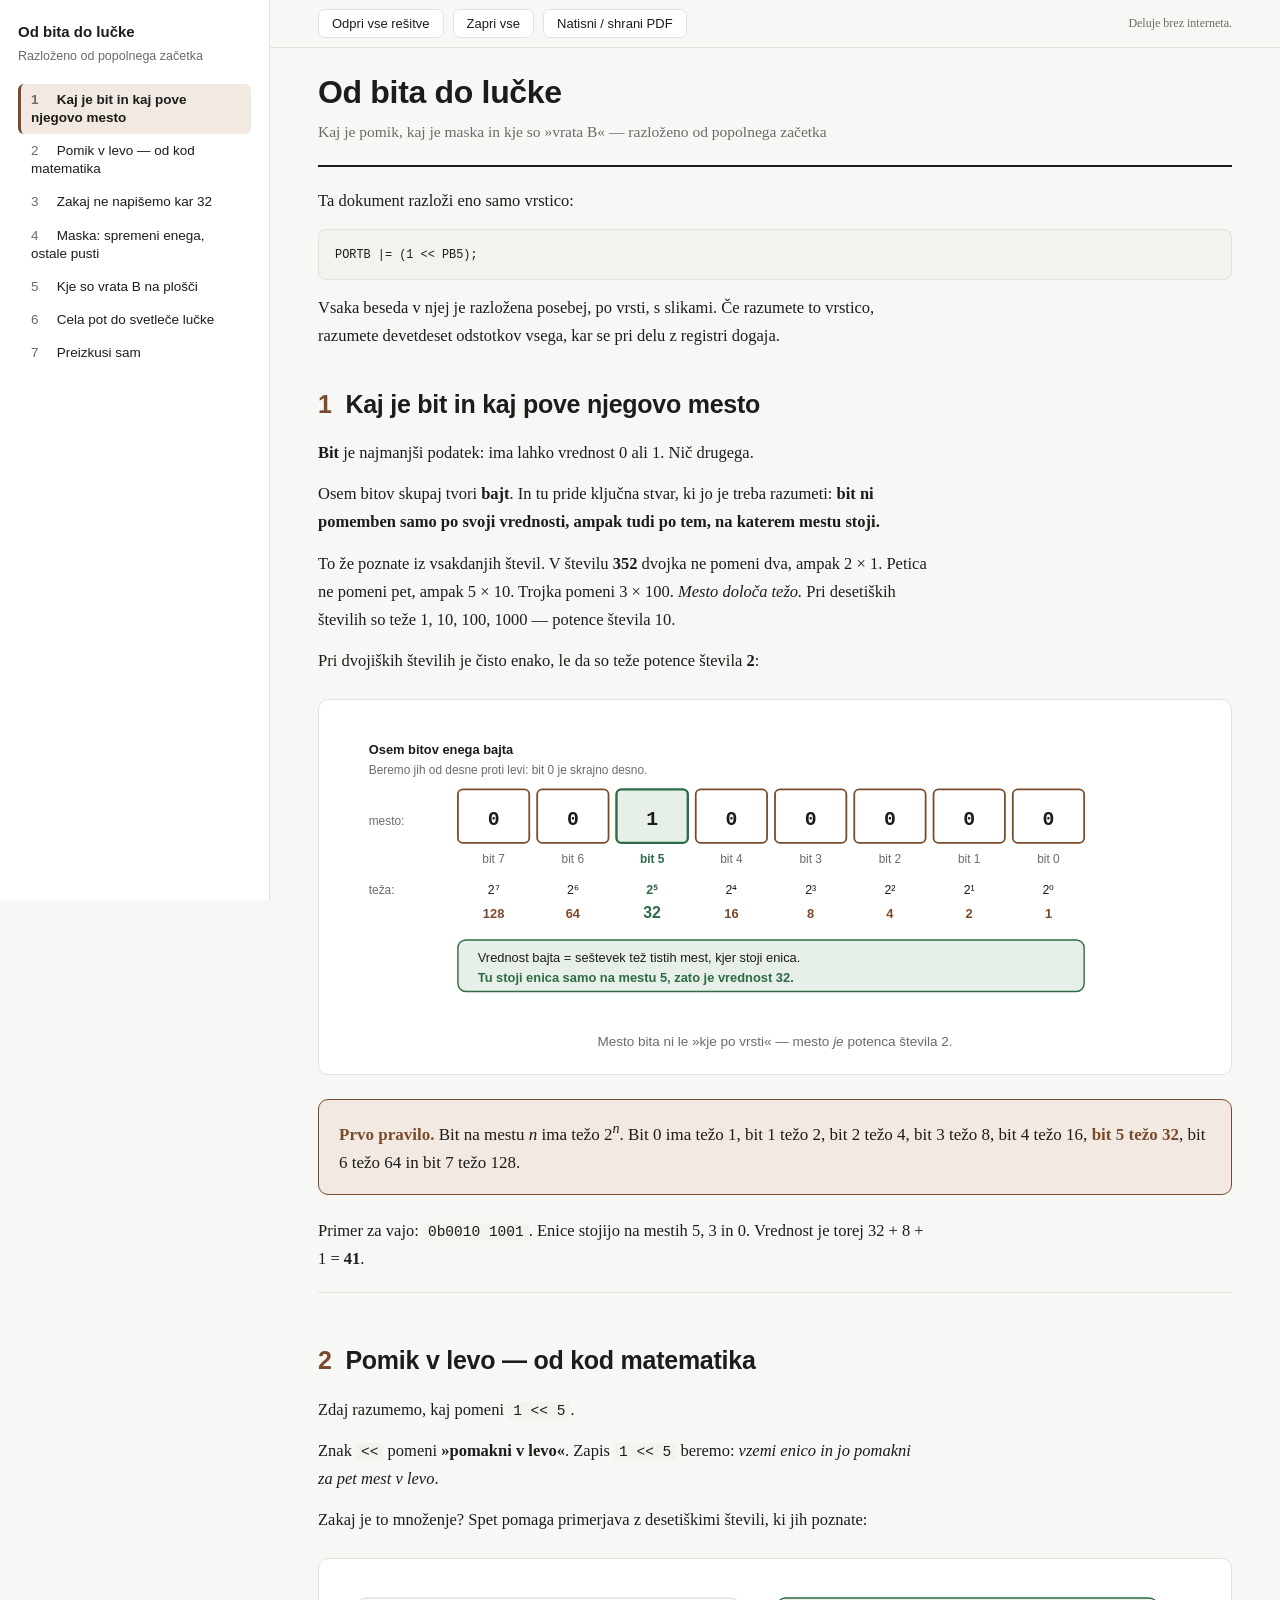
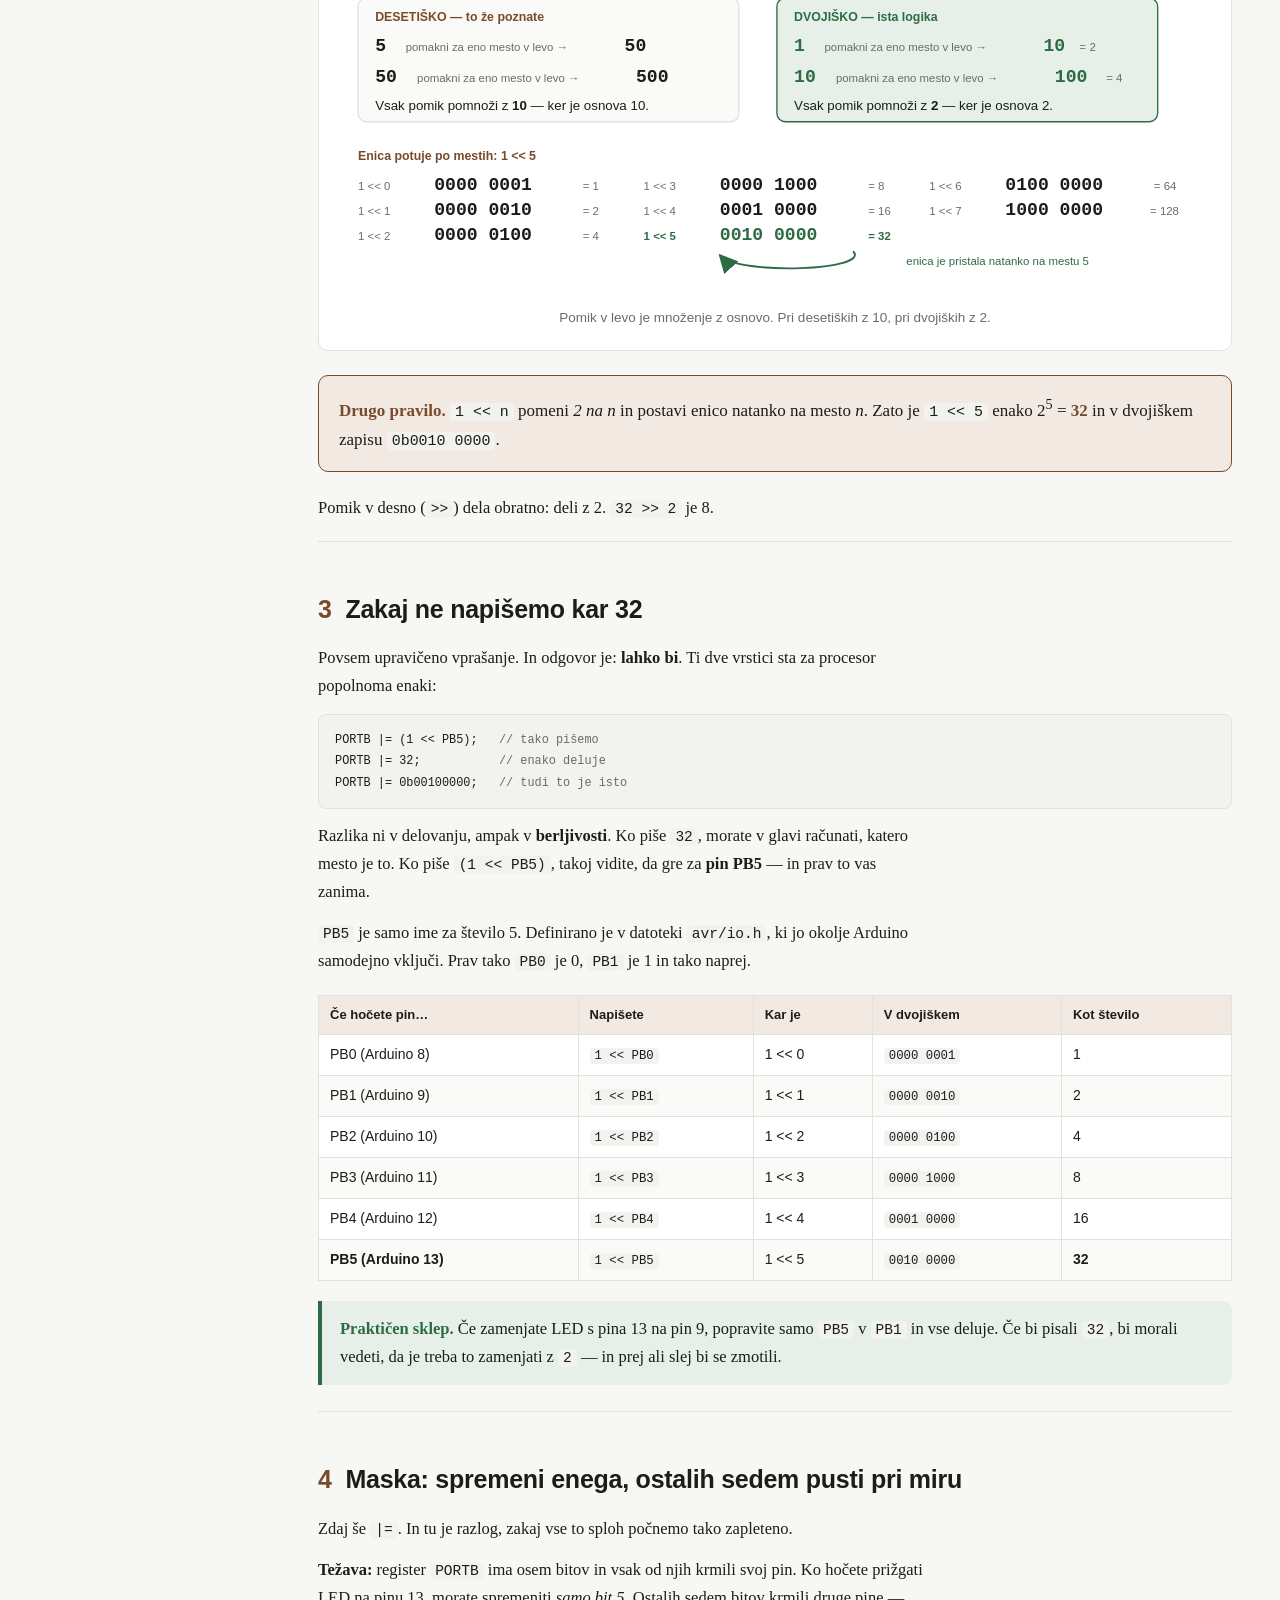
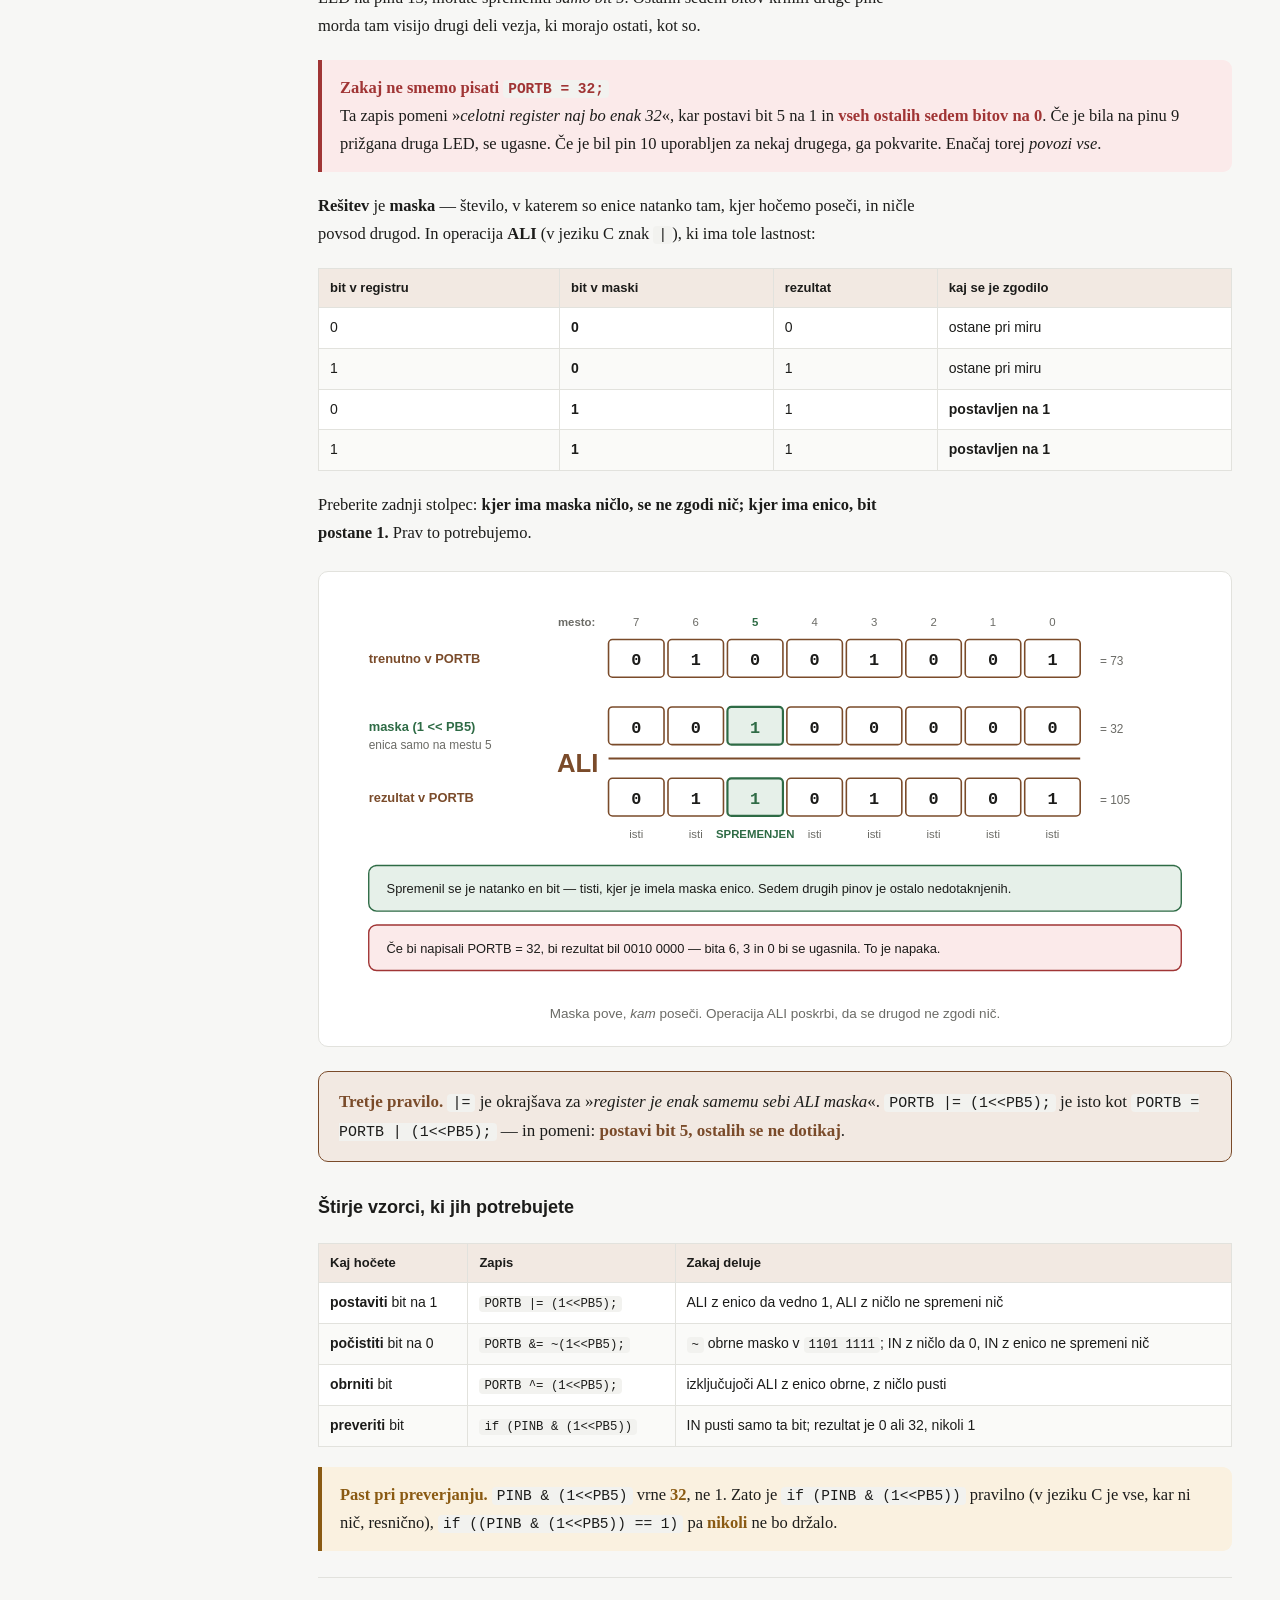
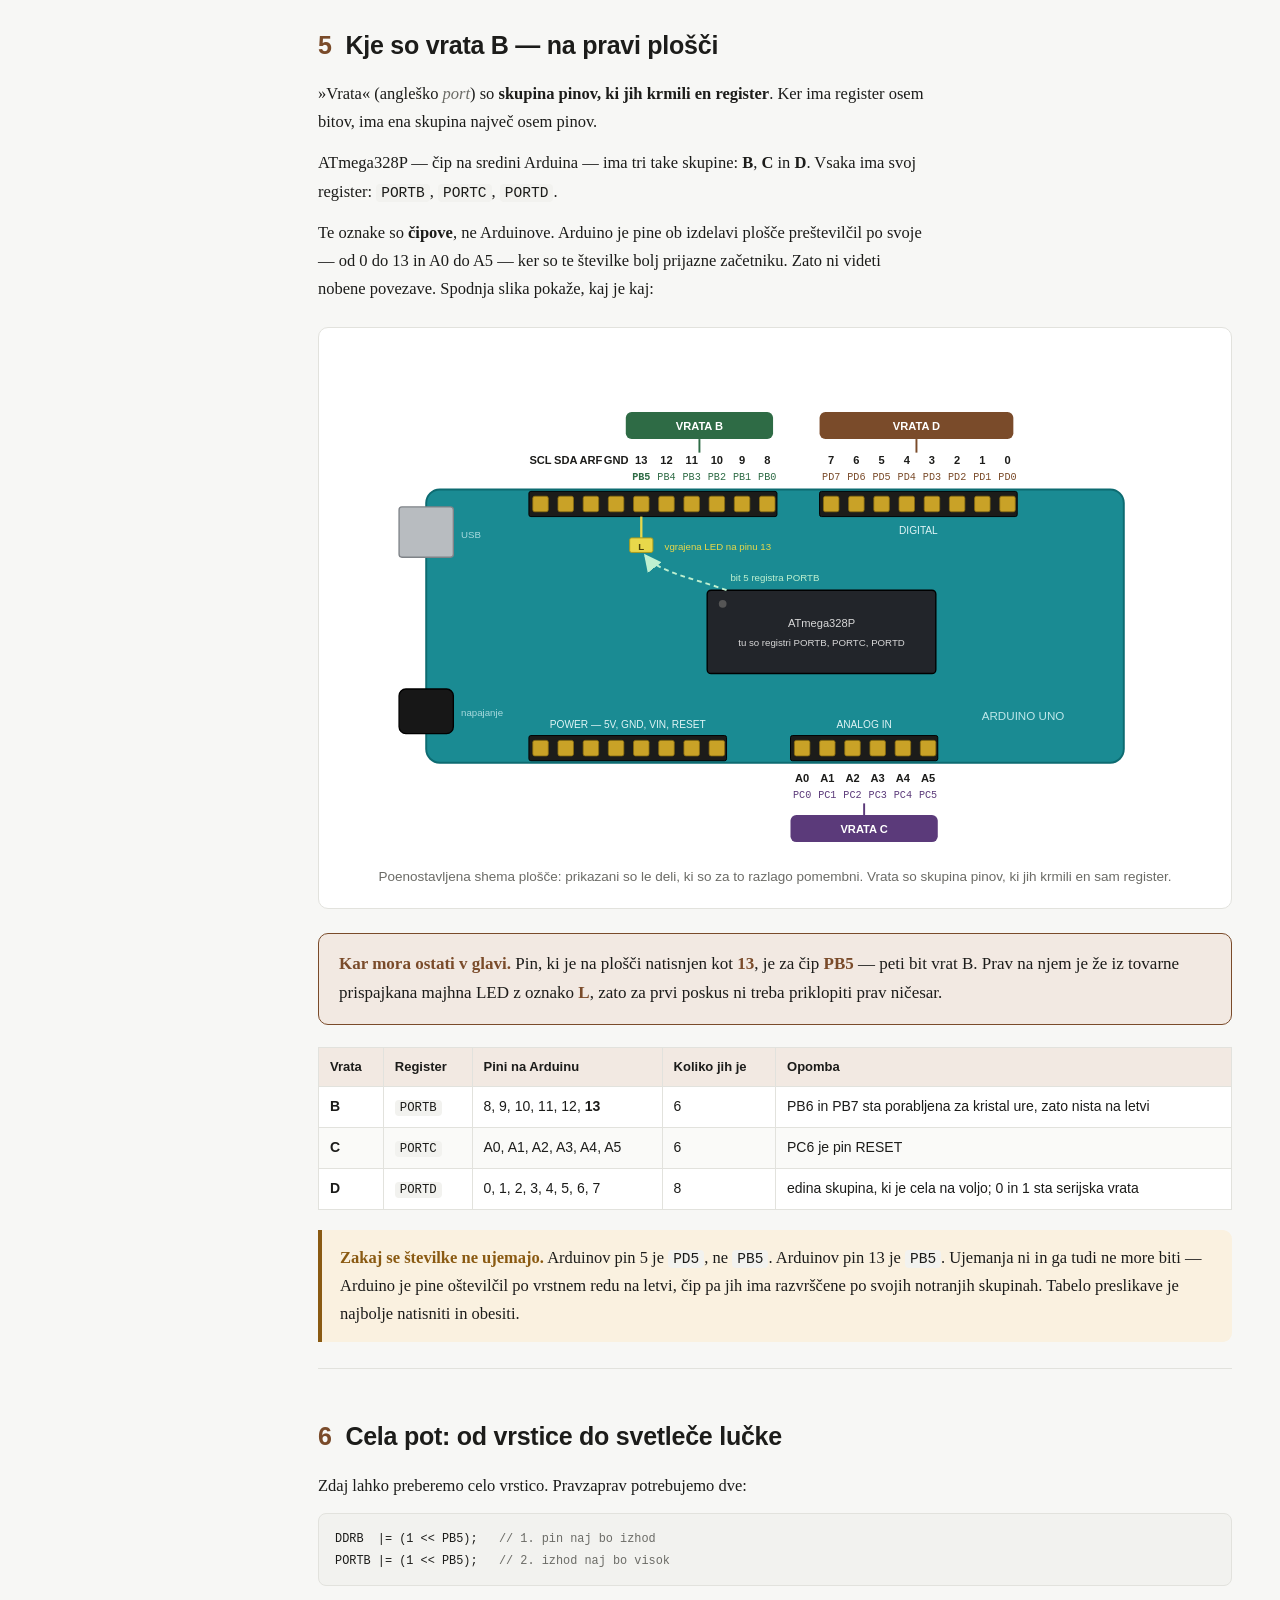
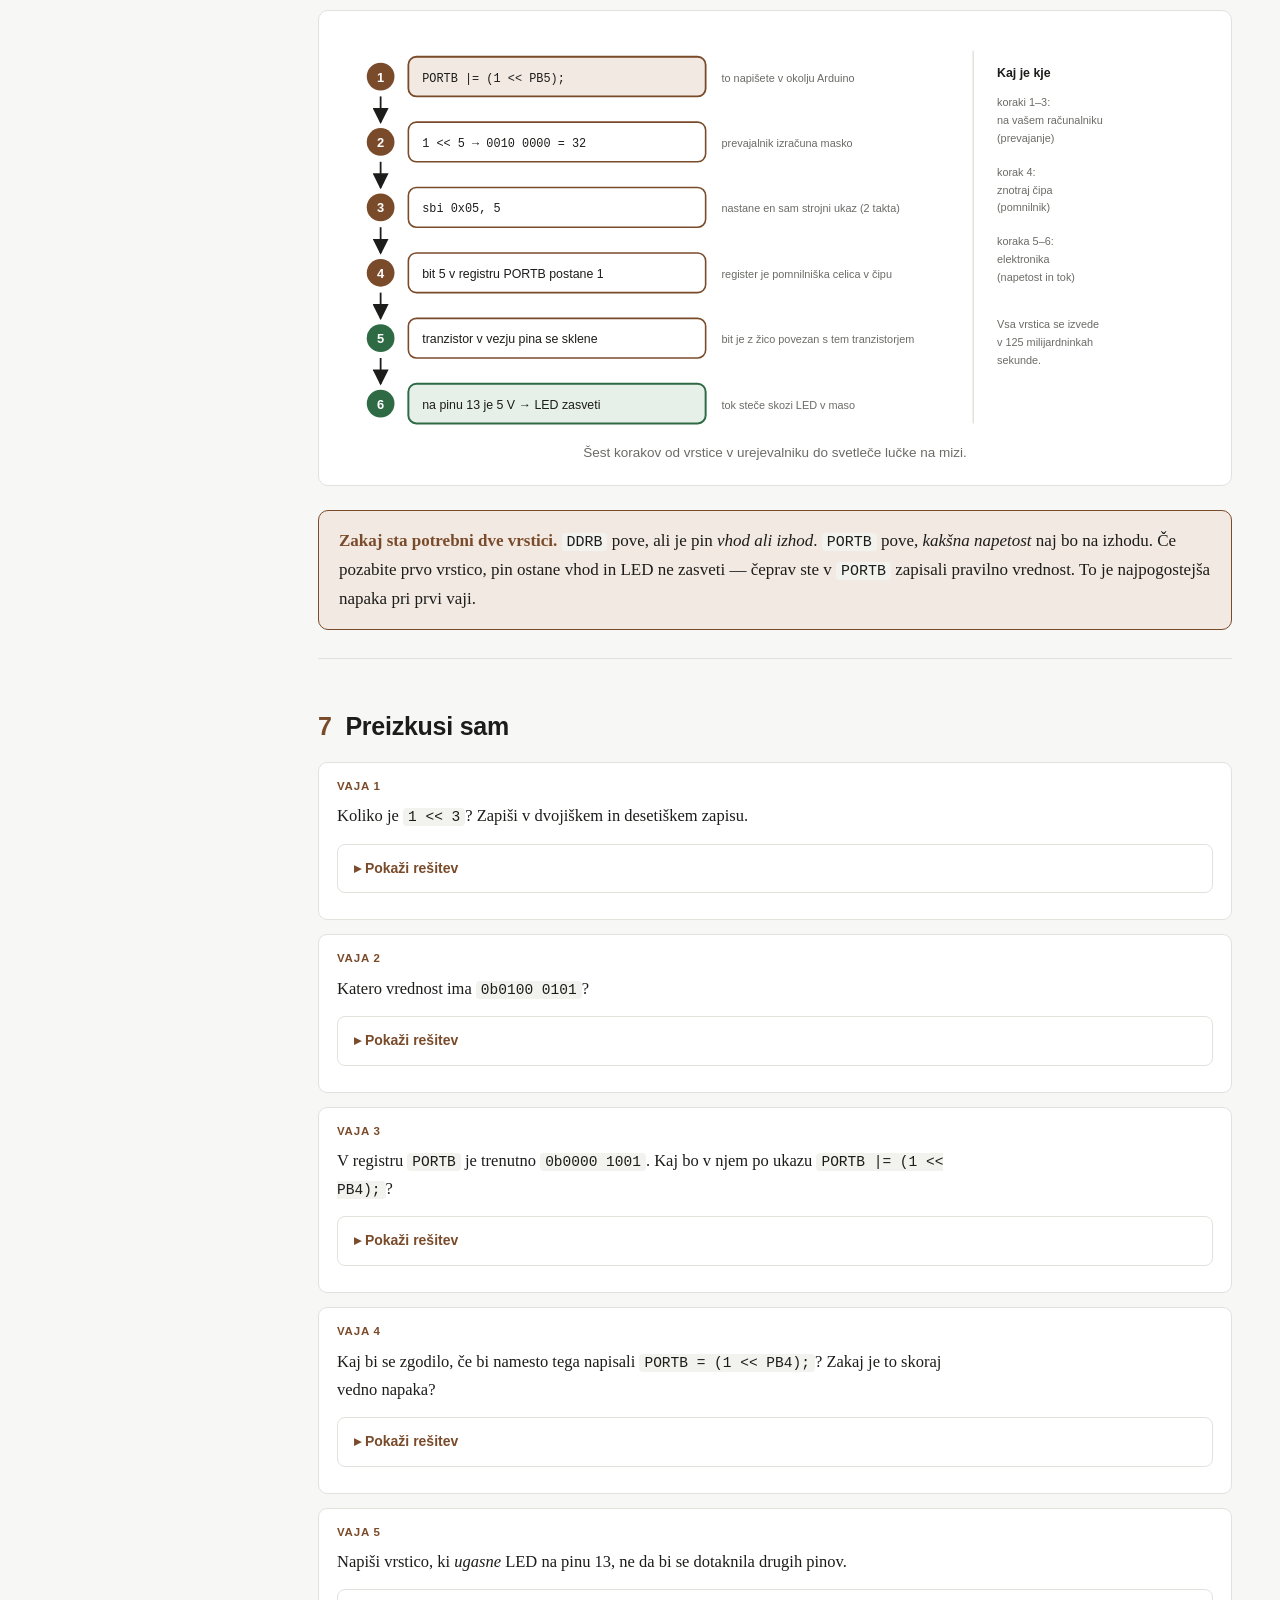
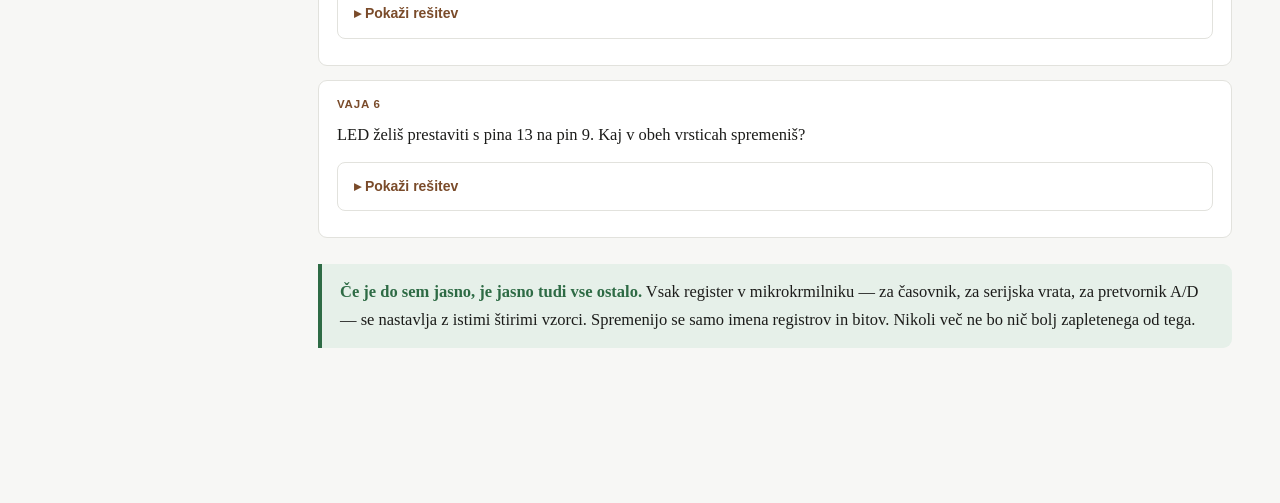
<file: odbitadolucke (1).html>
<!DOCTYPE html>
<html lang="sl">
<head>
<meta charset="utf-8">
<meta name="viewport" content="width=device-width, initial-scale=1">
<title>Od bita do lučke — pomik, maska in vrata B, razloženo od začetka</title>
<style>
:root{
  --bg:#f7f7f5; --panel:#fff; --ink:#1c1c1a; --muted:#6b6b66; --line:#e2e2dd;
  --accent:#7a4b2a; --accent-soft:#f2e9e2; --ok:#2e6b45; --ok-soft:#e6f0e9;
  --warn:#8a5a12; --warn-soft:#faf1e0; --red:#a03535; --red-soft:#fbeaea;
  --viol:#5b3a7a; --viol-soft:#efe7f5;
  --code-bg:#f2f2ef; --max:74ch;
}
*{box-sizing:border-box}
html{scroll-behavior:smooth}
body{margin:0;background:var(--bg);color:var(--ink);
  font:16.5px/1.7 "Iowan Old Style","Palatino Linotype",Palatino,Georgia,serif}
h1,h2,h3,h4,nav,button,table,.badge,figcaption{font-family:-apple-system,BlinkMacSystemFont,"Segoe UI",Roboto,Arial,sans-serif}
.wrap{display:flex;min-height:100vh}
#nav{width:270px;flex:0 0 270px;background:var(--panel);border-right:1px solid var(--line);
  position:sticky;top:0;height:100vh;overflow-y:auto;padding:22px 18px 60px}
#nav .brand{font-size:15px;font-weight:700;margin:0 0 4px;line-height:1.35}
#nav .brandsub{font-size:12.5px;color:var(--muted);margin:0 0 16px}
#nav a{display:block;padding:7px 10px;margin:1px 0;border-radius:6px;text-decoration:none;
  color:var(--ink);font-size:13.5px;border-left:3px solid transparent;line-height:1.35}
#nav a:hover{background:var(--accent-soft)}
#nav a.active{background:var(--accent-soft);border-left-color:var(--accent);font-weight:600}
#nav a .num{display:inline-block;width:1.9em;color:var(--muted);font-variant-numeric:tabular-nums}
main{flex:1;min-width:0;padding:40px 48px 130px;max-width:1040px;margin:0 auto}
header.doc{border-bottom:2px solid var(--ink);padding-bottom:20px;margin-bottom:14px}
header.doc h1{font-size:32px;line-height:1.15;margin:0 0 8px;letter-spacing:-.01em}
header.doc .sub{color:var(--muted);font-size:15.5px;margin:0}
section{padding:46px 0 6px;border-top:1px solid var(--line)}
section:first-of-type{border-top:none;padding-top:20px}
section > h2{font-size:25px;margin:0 0 14px;letter-spacing:-.01em}
section > h2 .n{color:var(--accent);font-variant-numeric:tabular-nums;margin-right:.55em}
h3{font-size:18px;margin:30px 0 8px}
p,li{max-width:var(--max)}
p{margin:0 0 13px}
ul,ol{margin:0 0 15px;padding-left:23px}
li{margin:6px 0}
em.tuj{font-style:italic;color:var(--muted)}
code{background:var(--code-bg);padding:1px 5px;border-radius:4px;font-size:.88em;
  font-family:ui-monospace,"SF Mono",Menlo,Consolas,monospace}
pre{background:var(--code-bg);border:1px solid var(--line);border-radius:8px;padding:14px 16px;
  overflow-x:auto;font-size:13.5px;line-height:1.6}
pre code{background:none;padding:0}
pre .c{color:var(--muted)}
.blok{border-radius:0 9px 9px 0;padding:14px 18px;margin:20px 0}
.opomba{background:var(--warn-soft);border-left:4px solid var(--warn)}
.opomba strong{color:var(--warn)}
.dobro{background:var(--ok-soft);border-left:4px solid var(--ok)}
.dobro strong{color:var(--ok)}
.past{background:var(--red-soft);border-left:4px solid var(--red)}
.past strong{color:var(--red)}
.kljuc{background:var(--accent-soft);border:1.5px solid var(--accent);border-radius:10px;
  padding:16px 20px;margin:22px 0;font-size:17px}
.kljuc strong{color:var(--accent)}
.tabela{overflow-x:auto;margin:20px 0}
table{border-collapse:collapse;width:100%;font-size:14px;background:var(--panel)}
th,td{border:1px solid var(--line);padding:8px 11px;text-align:left;vertical-align:top}
th{background:var(--accent-soft);font-weight:600;font-size:13px}
tbody tr:nth-child(even){background:#fafaf8}
figure{margin:24px 0;background:var(--panel);border:1px solid var(--line);border-radius:10px;padding:20px}
figure svg{display:block;max-width:100%;height:auto;margin:0 auto}
figcaption{font-size:13.5px;color:var(--muted);text-align:center;margin-top:14px}
details.res{margin:12px 0;border:1px solid var(--line);border-radius:8px;background:var(--panel);padding:12px 16px}
details.res > summary{cursor:pointer;font-size:14px;font-weight:600;color:var(--accent);
  font-family:-apple-system,sans-serif;list-style:none}
details.res > summary::-webkit-details-marker{display:none}
details.res > summary::before{content:"\25B8  "}
details.res[open] > summary::before{content:"\25BE  "}
details.res > .telo{padding-top:12px}
.vaja{background:var(--panel);border:1px solid var(--line);border-radius:9px;padding:14px 18px;margin:0 0 14px}
.vaja .oz{font-size:11.5px;font-weight:700;color:var(--accent);letter-spacing:.07em;
  text-transform:uppercase;font-family:-apple-system,sans-serif;margin:0 0 6px}
#orodja{position:sticky;top:0;z-index:20;background:rgba(247,247,245,.94);backdrop-filter:blur(6px);
  border-bottom:1px solid var(--line);padding:9px 48px;margin:-40px -48px 26px;
  display:flex;gap:9px;flex-wrap:wrap;align-items:center}
#orodja button{font-size:13px;padding:6px 13px;border:1px solid var(--line);background:#fff;
  border-radius:7px;cursor:pointer;color:var(--ink)}
#orodja button:hover{border-color:var(--accent);color:var(--accent)}
#orodja .sp{margin-left:auto;font-size:12px;color:var(--muted)}
@media print{
  :root{--bg:#fff;--panel:#fff}
  body{font-size:10.5pt;line-height:1.45}
  #nav,#orodja{display:none!important}
  .wrap{display:block} main{max-width:none;padding:0;margin:0}
  section{page-break-before:always;border-top:none;padding-top:0}
  section:first-of-type{page-break-before:avoid}
  h2,h3{page-break-after:avoid}
  figure,table,.kljuc,.vaja,pre{page-break-inside:avoid}
  details.res > summary{display:none}
  details.res > .telo{padding-top:0}
  details.res::before{content:"Rešitev:";font-weight:700;font-size:9.5pt}
  a{color:#000;text-decoration:none}
  @page{margin:16mm 14mm}
}
@media (max-width:900px){
  .wrap{display:block}
  #nav{position:static;width:auto;height:auto;border-right:none;border-bottom:1px solid var(--line)}
  main{padding:24px 18px 80px}
  #orodja{margin:-24px -18px 20px;padding:9px 18px}
}
</style>
</head>
<body>
<div class="wrap">
<nav id="nav">
  <p class="brand">Od bita do lučke</p>
  <p class="brandsub">Razloženo od popolnega začetka</p>
  <a href="#b1"><span class="num">1</span>Kaj je bit in kaj pove njegovo mesto</a>
  <a href="#b2"><span class="num">2</span>Pomik v levo — od kod matematika</a>
  <a href="#b3"><span class="num">3</span>Zakaj ne napišemo kar 32</a>
  <a href="#b4"><span class="num">4</span>Maska: spremeni enega, ostale pusti</a>
  <a href="#b5"><span class="num">5</span>Kje so vrata B na plošči</a>
  <a href="#b6"><span class="num">6</span>Cela pot do svetleče lučke</a>
  <a href="#b7"><span class="num">7</span>Preizkusi sam</a>
</nav>
<main>
<div id="orodja">
  <button onclick="document.querySelectorAll('details.res').forEach(d=>d.open=true)">Odpri vse rešitve</button>
  <button onclick="document.querySelectorAll('details.res').forEach(d=>d.open=false)">Zapri vse</button>
  <button onclick="window.print()">Natisni / shrani PDF</button>
  <span class="sp">Deluje brez interneta.</span>
</div>

<header class="doc">
  <h1>Od bita do lučke</h1>
  <p class="sub">Kaj je pomik, kaj je maska in kje so »vrata B« — razloženo od popolnega začetka</p>
</header>

<p style="margin-top:20px">Ta dokument razloži eno samo vrstico:</p>
<pre><code>PORTB |= (1 &lt;&lt; PB5);</code></pre>
<p>Vsaka beseda v njej je razložena posebej, po vrsti, s slikami. Če razumete to vrstico,
razumete devetdeset odstotkov vsega, kar se pri delu z registri dogaja.</p>

<!-- ============================================================ 1 -->
<section id="b1">
<h2><span class="n">1</span>Kaj je bit in kaj pove njegovo mesto</h2>

<p><strong>Bit</strong> je najmanjši podatek: ima lahko vrednost 0 ali 1. Nič drugega.</p>

<p>Osem bitov skupaj tvori <strong>bajt</strong>. In tu pride ključna stvar, ki jo je treba razumeti:
<strong>bit ni pomemben samo po svoji vrednosti, ampak tudi po tem, na katerem mestu stoji.</strong></p>

<p>To že poznate iz vsakdanjih števil. V številu <strong>352</strong> dvojka ne pomeni dva, ampak
2 &times; 1. Petica ne pomeni pet, ampak 5 &times; 10. Trojka pomeni 3 &times; 100.
<em>Mesto določa težo.</em> Pri desetiških številih so teže 1, 10, 100, 1000 — potence števila 10.</p>

<p>Pri dvojiških številih je čisto enako, le da so teže potence števila <strong>2</strong>:</p>

<figure>
<svg viewBox="0 0 880 300" role="img" aria-label="Osem bitov z njihovimi mesti in težami">
<style>
 .s1-c{fill:#fff;stroke:#7a4b2a;stroke-width:1.8}
 .s1-cf{fill:#e6f0e9;stroke:#2e6b45;stroke-width:2.4}
 .s1-t{font:bold 20px ui-monospace,Menlo,Consolas,monospace;fill:#1c1c1a;text-anchor:middle}
 .s1-m{font:12px -apple-system,"Segoe UI",Arial,sans-serif;fill:#6b6b66;text-anchor:middle}
 .s1-w{font:bold 13px -apple-system,"Segoe UI",Arial,sans-serif;fill:#7a4b2a;text-anchor:middle}
 .s1-p{font:12.5px -apple-system,"Segoe UI",Arial,sans-serif;fill:#1c1c1a;text-anchor:middle}
 .s1-lb{font:13px -apple-system,"Segoe UI",Arial,sans-serif;fill:#1c1c1a}
 .s1-ts{font:12px -apple-system,"Segoe UI",Arial,sans-serif;fill:#6b6b66}
</style>
<text class="s1-lb" x="30" y="34" style="font-weight:bold">Osem bitov enega bajta</text>
<text class="s1-ts" x="30" y="54">Beremo jih od desne proti levi: bit 0 je skrajno desno.</text>

<rect class="s1-c"  x="120" y="70" width="72" height="54" rx="5"/><text class="s1-t" x="156" y="106">0</text>
<rect class="s1-c"  x="200" y="70" width="72" height="54" rx="5"/><text class="s1-t" x="236" y="106">0</text>
<rect class="s1-cf" x="280" y="70" width="72" height="54" rx="5"/><text class="s1-t" x="316" y="106">1</text>
<rect class="s1-c"  x="360" y="70" width="72" height="54" rx="5"/><text class="s1-t" x="396" y="106">0</text>
<rect class="s1-c"  x="440" y="70" width="72" height="54" rx="5"/><text class="s1-t" x="476" y="106">0</text>
<rect class="s1-c"  x="520" y="70" width="72" height="54" rx="5"/><text class="s1-t" x="556" y="106">0</text>
<rect class="s1-c"  x="600" y="70" width="72" height="54" rx="5"/><text class="s1-t" x="636" y="106">0</text>
<rect class="s1-c"  x="680" y="70" width="72" height="54" rx="5"/><text class="s1-t" x="716" y="106">0</text>

<text class="s1-m" x="156" y="144">bit 7</text>
<text class="s1-m" x="236" y="144">bit 6</text>
<text class="s1-m" x="316" y="144" style="fill:#2e6b45;font-weight:bold">bit 5</text>
<text class="s1-m" x="396" y="144">bit 4</text>
<text class="s1-m" x="476" y="144">bit 3</text>
<text class="s1-m" x="556" y="144">bit 2</text>
<text class="s1-m" x="636" y="144">bit 1</text>
<text class="s1-m" x="716" y="144">bit 0</text>

<text class="s1-p" x="156" y="176">2⁷</text><text class="s1-p" x="236" y="176">2⁶</text>
<text class="s1-p" x="316" y="176" style="fill:#2e6b45;font-weight:bold">2⁵</text>
<text class="s1-p" x="396" y="176">2⁴</text><text class="s1-p" x="476" y="176">2³</text>
<text class="s1-p" x="556" y="176">2²</text><text class="s1-p" x="636" y="176">2¹</text>
<text class="s1-p" x="716" y="176">2⁰</text>

<text class="s1-w" x="156" y="200">128</text><text class="s1-w" x="236" y="200">64</text>
<text class="s1-w" x="316" y="200" style="fill:#2e6b45;font-size:16px">32</text>
<text class="s1-w" x="396" y="200">16</text><text class="s1-w" x="476" y="200">8</text>
<text class="s1-w" x="556" y="200">4</text><text class="s1-w" x="636" y="200">2</text>
<text class="s1-w" x="716" y="200">1</text>

<text class="s1-ts" x="30" y="106">mesto:</text>
<text class="s1-ts" x="30" y="176">teža:</text>

<rect x="120" y="222" width="632" height="52" rx="8" fill="#e6f0e9" stroke="#2e6b45" stroke-width="1.4"/>
<text class="s1-lb" x="140" y="244">Vrednost bajta = seštevek tež tistih mest, kjer stoji enica.</text>
<text class="s1-lb" x="140" y="264" style="font-weight:bold;fill:#2e6b45">Tu stoji enica samo na mestu 5, zato je vrednost 32.</text>
</svg>
<figcaption>Mesto bita ni le »kje po vrsti« — mesto <em>je</em> potenca števila 2.</figcaption>
</figure>

<div class="kljuc">
<strong>Prvo pravilo.</strong> Bit na mestu <em>n</em> ima težo 2<sup><em>n</em></sup>.
Bit 0 ima težo 1, bit 1 težo 2, bit 2 težo 4, bit 3 težo 8, bit 4 težo 16,
<strong>bit 5 težo 32</strong>, bit 6 težo 64 in bit 7 težo 128.
</div>

<p>Primer za vajo: <code>0b0010&nbsp;1001</code>. Enice stojijo na mestih 5, 3 in 0.
Vrednost je torej 32 + 8 + 1 = <strong>41</strong>.</p>
</section>

<!-- ============================================================ 2 -->
<section id="b2">
<h2><span class="n">2</span>Pomik v levo — od kod matematika</h2>

<p>Zdaj razumemo, kaj pomeni <code>1 &lt;&lt; 5</code>.</p>

<p>Znak <code>&lt;&lt;</code> pomeni <strong>»pomakni v levo«</strong>. Zapis <code>1 &lt;&lt; 5</code> beremo:
<em>vzemi enico in jo pomakni za pet mest v levo</em>.</p>

<p>Zakaj je to množenje? Spet pomaga primerjava z desetiškimi števili, ki jih poznate:</p>

<figure>
<svg viewBox="0 0 916 330" role="img" aria-label="Primerjava pomika pri desetiških in dvojiških številih">
<style>
 .s2-t{font:14px -apple-system,"Segoe UI",Arial,sans-serif;fill:#1c1c1a}
 .s2-tb{font:bold 13px -apple-system,"Segoe UI",Arial,sans-serif;fill:#7a4b2a}
 .s2-ts{font:12px -apple-system,"Segoe UI",Arial,sans-serif;fill:#6b6b66}
 .s2-m{font:bold 19px ui-monospace,Menlo,Consolas,monospace;fill:#1c1c1a}
 .s2-mg{font:bold 19px ui-monospace,Menlo,Consolas,monospace;fill:#2e6b45}
 .s2-a{stroke:#2e6b45;stroke-width:2;fill:none;marker-end:url(#s2tip)}
</style>
<defs><marker id="s2tip" markerWidth="10" markerHeight="10" refX="9" refY="5" orient="auto">
<path d="M0,0 L10,5 L0,10 z" fill="#2e6b45"/></marker></defs>

<rect x="20" y="20" width="400" height="130" rx="9" fill="#fafaf8" stroke="#e2e2dd" stroke-width="1.4"/>
<text class="s2-tb" x="38" y="44">DESETIŠKO — to že poznate</text>
<text class="s2-m" x="38" y="76">5</text>
<text class="s2-ts" x="70" y="76">pomakni za eno mesto v levo →</text>
<text class="s2-m" x="300" y="76">50</text>
<text class="s2-m" x="38" y="108">50</text>
<text class="s2-ts" x="82" y="108">pomakni za eno mesto v levo →</text>
<text class="s2-m" x="312" y="108">500</text>
<text class="s2-t" x="38" y="138">Vsak pomik pomnoži z <tspan style="font-weight:bold">10</tspan> — ker je osnova 10.</text>

<rect x="460" y="20" width="400" height="130" rx="9" fill="#e6f0e9" stroke="#2e6b45" stroke-width="1.4"/>
<text class="s2-tb" x="478" y="44" style="fill:#2e6b45">DVOJIŠKO — ista logika</text>
<text class="s2-mg" x="478" y="76">1</text>
<text class="s2-ts" x="510" y="76">pomakni za eno mesto v levo →</text>
<text class="s2-mg" x="740" y="76">10</text>
<text class="s2-ts" x="778" y="76">= 2</text>
<text class="s2-mg" x="478" y="108">10</text>
<text class="s2-ts" x="522" y="108">pomakni za eno mesto v levo →</text>
<text class="s2-mg" x="752" y="108">100</text>
<text class="s2-ts" x="806" y="108">= 4</text>
<text class="s2-t" x="478" y="138">Vsak pomik pomnoži z <tspan style="font-weight:bold">2</tspan> — ker je osnova 2.</text>

<text class="s2-tb" x="20" y="190">Enica potuje po mestih: 1 &lt;&lt; 5</text>

<g>
<text class="s2-ts" x="20" y="222">1 &lt;&lt; 0</text><text class="s2-m" x="100" y="222">0000 0001</text><text class="s2-ts" x="256" y="222">= 1</text>
<text class="s2-ts" x="20" y="248">1 &lt;&lt; 1</text><text class="s2-m" x="100" y="248">0000 0010</text><text class="s2-ts" x="256" y="248">= 2</text>
<text class="s2-ts" x="20" y="274">1 &lt;&lt; 2</text><text class="s2-m" x="100" y="274">0000 0100</text><text class="s2-ts" x="256" y="274">= 4</text>
<text class="s2-ts" x="320" y="222">1 &lt;&lt; 3</text><text class="s2-m" x="400" y="222">0000 1000</text><text class="s2-ts" x="556" y="222">= 8</text>
<text class="s2-ts" x="320" y="248">1 &lt;&lt; 4</text><text class="s2-m" x="400" y="248">0001 0000</text><text class="s2-ts" x="556" y="248">= 16</text>
<text class="s2-ts" x="320" y="274" style="fill:#2e6b45;font-weight:bold">1 &lt;&lt; 5</text>
<text class="s2-mg" x="400" y="274">0010 0000</text><text class="s2-ts" x="556" y="274" style="fill:#2e6b45;font-weight:bold">= 32</text>
<text class="s2-ts" x="620" y="222">1 &lt;&lt; 6</text><text class="s2-m" x="700" y="222">0100 0000</text><text class="s2-ts" x="856" y="222">= 64</text>
<text class="s2-ts" x="620" y="248">1 &lt;&lt; 7</text><text class="s2-m" x="700" y="248">1000 0000</text><text class="s2-ts" x="852" y="248">= 128</text>
</g>
<path class="s2-a" d="M540,286 C560,306 420,312 400,290"/>
<text class="s2-ts" x="596" y="300" style="fill:#2e6b45">enica je pristala natanko na mestu 5</text>
</svg>
<figcaption>Pomik v levo je množenje z osnovo. Pri desetiških z 10, pri dvojiških z 2.</figcaption>
</figure>

<div class="kljuc">
<strong>Drugo pravilo.</strong> <code>1 &lt;&lt; n</code> pomeni <em>2 na n</em> in postavi enico natanko
na mesto <em>n</em>. Zato je <code>1 &lt;&lt; 5</code> enako 2<sup>5</sup> = <strong>32</strong>
in v dvojiškem zapisu <code>0b0010&nbsp;0000</code>.
</div>

<p>Pomik v desno (<code>&gt;&gt;</code>) dela obratno: deli z 2. <code>32 &gt;&gt; 2</code> je 8.</p>
</section>

<!-- ============================================================ 3 -->
<section id="b3">
<h2><span class="n">3</span>Zakaj ne napišemo kar 32</h2>

<p>Povsem upravičeno vprašanje. In odgovor je: <strong>lahko bi</strong>. Ti dve vrstici sta za
procesor popolnoma enaki:</p>

<pre><code>PORTB |= (1 &lt;&lt; PB5);   <span class="c">// tako pišemo</span>
PORTB |= 32;           <span class="c">// enako deluje</span>
PORTB |= 0b00100000;   <span class="c">// tudi to je isto</span></code></pre>

<p>Razlika ni v delovanju, ampak v <strong>berljivosti</strong>. Ko piše <code>32</code>, morate v glavi
računati, katero mesto je to. Ko piše <code>(1 &lt;&lt; PB5)</code>, takoj vidite, da gre za
<strong>pin PB5</strong> — in prav to vas zanima.</p>

<p><code>PB5</code> je samo ime za število 5. Definirano je v datoteki <code>avr/io.h</code>, ki jo
okolje Arduino samodejno vključi. Prav tako <code>PB0</code> je 0, <code>PB1</code> je 1 in tako naprej.</p>

<div class="tabela"><table>
<thead><tr><th>Če hočete pin…</th><th>Napišete</th><th>Kar je</th><th>V dvojiškem</th><th>Kot število</th></tr></thead>
<tbody>
<tr><td>PB0 (Arduino 8)</td><td><code>1 &lt;&lt; PB0</code></td><td>1 &lt;&lt; 0</td><td><code>0000 0001</code></td><td>1</td></tr>
<tr><td>PB1 (Arduino 9)</td><td><code>1 &lt;&lt; PB1</code></td><td>1 &lt;&lt; 1</td><td><code>0000 0010</code></td><td>2</td></tr>
<tr><td>PB2 (Arduino 10)</td><td><code>1 &lt;&lt; PB2</code></td><td>1 &lt;&lt; 2</td><td><code>0000 0100</code></td><td>4</td></tr>
<tr><td>PB3 (Arduino 11)</td><td><code>1 &lt;&lt; PB3</code></td><td>1 &lt;&lt; 3</td><td><code>0000 1000</code></td><td>8</td></tr>
<tr><td>PB4 (Arduino 12)</td><td><code>1 &lt;&lt; PB4</code></td><td>1 &lt;&lt; 4</td><td><code>0001 0000</code></td><td>16</td></tr>
<tr><td><strong>PB5 (Arduino 13)</strong></td><td><code>1 &lt;&lt; PB5</code></td><td>1 &lt;&lt; 5</td><td><code>0010 0000</code></td><td><strong>32</strong></td></tr>
</tbody></table></div>

<div class="dobro blok">
<strong>Praktičen sklep.</strong> Če zamenjate LED s pina 13 na pin 9, popravite samo
<code>PB5</code> v <code>PB1</code> in vse deluje. Če bi pisali <code>32</code>, bi morali
vedeti, da je treba to zamenjati z <code>2</code> — in prej ali slej bi se zmotili.
</div>
</section>

<!-- ============================================================ 4 -->
<section id="b4">
<h2><span class="n">4</span>Maska: spremeni enega, ostalih sedem pusti pri miru</h2>

<p>Zdaj še <code>|=</code>. In tu je razlog, zakaj vse to sploh počnemo tako zapleteno.</p>

<p><strong>Težava:</strong> register <code>PORTB</code> ima osem bitov in vsak od njih krmili svoj pin.
Ko hočete prižgati LED na pinu 13, morate spremeniti <em>samo bit 5</em>. Ostalih sedem bitov krmili
druge pine — morda tam visijo drugi deli vezja, ki morajo ostati, kot so.</p>

<div class="past blok">
<strong>Zakaj ne smemo pisati <code>PORTB = 32;</code></strong><br>
Ta zapis pomeni »<em>celotni register naj bo enak 32</em>«, kar postavi bit 5 na 1 in
<strong>vseh ostalih sedem bitov na 0</strong>. Če je bila na pinu 9 prižgana druga LED, se ugasne.
Če je bil pin 10 uporabljen za nekaj drugega, ga pokvarite. Enačaj torej <em>povozi vse</em>.
</div>

<p><strong>Rešitev</strong> je <strong>maska</strong> — število, v katerem so enice natanko tam,
kjer hočemo poseči, in ničle povsod drugod. In operacija <strong>ALI</strong>
(v jeziku C znak <code>|</code>), ki ima tole lastnost:</p>

<div class="tabela"><table>
<thead><tr><th>bit v registru</th><th>bit v maski</th><th>rezultat</th><th>kaj se je zgodilo</th></tr></thead>
<tbody>
<tr><td>0</td><td><strong>0</strong></td><td>0</td><td>ostane pri miru</td></tr>
<tr><td>1</td><td><strong>0</strong></td><td>1</td><td>ostane pri miru</td></tr>
<tr><td>0</td><td><strong>1</strong></td><td>1</td><td><strong>postavljen na 1</strong></td></tr>
<tr><td>1</td><td><strong>1</strong></td><td>1</td><td><strong>postavljen na 1</strong></td></tr>
</tbody></table></div>

<p>Preberite zadnji stolpec: <strong>kjer ima maska ničlo, se ne zgodi nič; kjer ima enico,
bit postane 1.</strong> Prav to potrebujemo.</p>

<figure>
<svg viewBox="0 0 880 400" role="img" aria-label="Kako maska in operacija ALI spremenita samo en bit">
<style>
 .s4-c{fill:#fff;stroke:#7a4b2a;stroke-width:1.6}
 .s4-cg{fill:#e6f0e9;stroke:#2e6b45;stroke-width:2.2}
 .s4-cr{fill:#fbeaea;stroke:#a03535;stroke-width:1.6}
 .s4-t{font:bold 17px ui-monospace,Menlo,Consolas,monospace;fill:#1c1c1a;text-anchor:middle}
 .s4-lb{font:13px -apple-system,"Segoe UI",Arial,sans-serif;fill:#1c1c1a}
 .s4-lbb{font:bold 13px -apple-system,"Segoe UI",Arial,sans-serif;fill:#7a4b2a}
 .s4-ts{font:11.5px -apple-system,"Segoe UI",Arial,sans-serif;fill:#6b6b66;text-anchor:middle}
 .s4-tss{font:12px -apple-system,"Segoe UI",Arial,sans-serif;fill:#6b6b66}
</style>
<text class="s4-ts" x="221" y="34" style="text-anchor:start;font-weight:bold">mesto:</text>
<text class="s4-ts" x="300" y="34">7</text><text class="s4-ts" x="360" y="34">6</text>
<text class="s4-ts" x="420" y="34" style="fill:#2e6b45;font-weight:bold">5</text>
<text class="s4-ts" x="480" y="34">4</text><text class="s4-ts" x="540" y="34">3</text>
<text class="s4-ts" x="600" y="34">2</text><text class="s4-ts" x="660" y="34">1</text><text class="s4-ts" x="720" y="34">0</text>

<text class="s4-lbb" x="30" y="72">trenutno v PORTB</text>
<rect class="s4-c" x="272" y="48" width="56" height="38" rx="4"/><text class="s4-t" x="300" y="74">0</text>
<rect class="s4-c" x="332" y="48" width="56" height="38" rx="4"/><text class="s4-t" x="360" y="74">1</text>
<rect class="s4-c" x="392" y="48" width="56" height="38" rx="4"/><text class="s4-t" x="420" y="74">0</text>
<rect class="s4-c" x="452" y="48" width="56" height="38" rx="4"/><text class="s4-t" x="480" y="74">0</text>
<rect class="s4-c" x="512" y="48" width="56" height="38" rx="4"/><text class="s4-t" x="540" y="74">1</text>
<rect class="s4-c" x="572" y="48" width="56" height="38" rx="4"/><text class="s4-t" x="600" y="74">0</text>
<rect class="s4-c" x="632" y="48" width="56" height="38" rx="4"/><text class="s4-t" x="660" y="74">0</text>
<rect class="s4-c" x="692" y="48" width="56" height="38" rx="4"/><text class="s4-t" x="720" y="74">1</text>
<text class="s4-tss" x="768" y="74">= 73</text>

<text class="s4-lbb" x="30" y="140" style="fill:#2e6b45">maska (1 &lt;&lt; PB5)</text>
<text class="s4-tss" x="30" y="158">enica samo na mestu 5</text>
<rect class="s4-c" x="272" y="116" width="56" height="38" rx="4"/><text class="s4-t" x="300" y="142">0</text>
<rect class="s4-c" x="332" y="116" width="56" height="38" rx="4"/><text class="s4-t" x="360" y="142">0</text>
<rect class="s4-cg" x="392" y="116" width="56" height="38" rx="4"/><text class="s4-t" x="420" y="142" style="fill:#2e6b45">1</text>
<rect class="s4-c" x="452" y="116" width="56" height="38" rx="4"/><text class="s4-t" x="480" y="142">0</text>
<rect class="s4-c" x="512" y="116" width="56" height="38" rx="4"/><text class="s4-t" x="540" y="142">0</text>
<rect class="s4-c" x="572" y="116" width="56" height="38" rx="4"/><text class="s4-t" x="600" y="142">0</text>
<rect class="s4-c" x="632" y="116" width="56" height="38" rx="4"/><text class="s4-t" x="660" y="142">0</text>
<rect class="s4-c" x="692" y="116" width="56" height="38" rx="4"/><text class="s4-t" x="720" y="142">0</text>
<text class="s4-tss" x="768" y="142">= 32</text>

<text style="font:bold 26px -apple-system,sans-serif;fill:#7a4b2a" x="220" y="182">ALI</text>
<line x1="272" y1="168" x2="748" y2="168" stroke="#7a4b2a" stroke-width="2"/>

<text class="s4-lbb" x="30" y="212">rezultat v PORTB</text>
<rect class="s4-c" x="272" y="188" width="56" height="38" rx="4"/><text class="s4-t" x="300" y="214">0</text>
<rect class="s4-c" x="332" y="188" width="56" height="38" rx="4"/><text class="s4-t" x="360" y="214">1</text>
<rect class="s4-cg" x="392" y="188" width="56" height="38" rx="4"/><text class="s4-t" x="420" y="214" style="fill:#2e6b45">1</text>
<rect class="s4-c" x="452" y="188" width="56" height="38" rx="4"/><text class="s4-t" x="480" y="214">0</text>
<rect class="s4-c" x="512" y="188" width="56" height="38" rx="4"/><text class="s4-t" x="540" y="214">1</text>
<rect class="s4-c" x="572" y="188" width="56" height="38" rx="4"/><text class="s4-t" x="600" y="214">0</text>
<rect class="s4-c" x="632" y="188" width="56" height="38" rx="4"/><text class="s4-t" x="660" y="214">0</text>
<rect class="s4-c" x="692" y="188" width="56" height="38" rx="4"/><text class="s4-t" x="720" y="214">1</text>
<text class="s4-tss" x="768" y="214">= 105</text>

<text class="s4-ts" x="300" y="248">isti</text><text class="s4-ts" x="360" y="248">isti</text>
<text class="s4-ts" x="420" y="248" style="fill:#2e6b45;font-weight:bold">SPREMENJEN</text>
<text class="s4-ts" x="480" y="248">isti</text><text class="s4-ts" x="540" y="248">isti</text>
<text class="s4-ts" x="600" y="248">isti</text><text class="s4-ts" x="660" y="248">isti</text><text class="s4-ts" x="720" y="248">isti</text>

<rect x="30" y="276" width="820" height="46" rx="8" fill="#e6f0e9" stroke="#2e6b45" stroke-width="1.4"/>
<text class="s4-lb" x="48" y="304">Spremenil se je natanko en bit — tisti, kjer je imela maska enico. Sedem drugih pinov je ostalo nedotaknjenih.</text>

<rect x="30" y="336" width="820" height="46" rx="8" fill="#fbeaea" stroke="#a03535" stroke-width="1.4"/>
<text class="s4-lb" x="48" y="364">Če bi napisali PORTB = 32, bi rezultat bil 0010 0000 — bita 6, 3 in 0 bi se ugasnila. To je napaka.</text>
</svg>
<figcaption>Maska pove, <em>kam</em> poseči. Operacija ALI poskrbi, da se drugod ne zgodi nič.</figcaption>
</figure>

<div class="kljuc">
<strong>Tretje pravilo.</strong> <code>|=</code> je okrajšava za »<em>register je enak samemu sebi ALI maska</em>«.
<code>PORTB |= (1&lt;&lt;PB5);</code> je isto kot <code>PORTB = PORTB | (1&lt;&lt;PB5);</code> —
in pomeni: <strong>postavi bit 5, ostalih se ne dotikaj</strong>.
</div>

<h3>Štirje vzorci, ki jih potrebujete</h3>
<div class="tabela"><table>
<thead><tr><th>Kaj hočete</th><th>Zapis</th><th>Zakaj deluje</th></tr></thead>
<tbody>
<tr><td><strong>postaviti</strong> bit na 1</td><td><code>PORTB |= (1&lt;&lt;PB5);</code></td>
    <td>ALI z enico da vedno 1, ALI z ničlo ne spremeni nič</td></tr>
<tr><td><strong>počistiti</strong> bit na 0</td><td><code>PORTB &amp;= ~(1&lt;&lt;PB5);</code></td>
    <td><code>~</code> obrne masko v <code>1101 1111</code>; IN z ničlo da 0, IN z enico ne spremeni nič</td></tr>
<tr><td><strong>obrniti</strong> bit</td><td><code>PORTB ^= (1&lt;&lt;PB5);</code></td>
    <td>izključujoči ALI z enico obrne, z ničlo pusti</td></tr>
<tr><td><strong>preveriti</strong> bit</td><td><code>if (PINB &amp; (1&lt;&lt;PB5))</code></td>
    <td>IN pusti samo ta bit; rezultat je 0 ali 32, nikoli 1</td></tr>
</tbody></table></div>

<div class="opomba blok">
<strong>Past pri preverjanju.</strong> <code>PINB &amp; (1&lt;&lt;PB5)</code> vrne <strong>32</strong>,
ne 1. Zato je <code>if (PINB &amp; (1&lt;&lt;PB5))</code> pravilno (v jeziku C je vse, kar ni nič,
resnično), <code>if ((PINB &amp; (1&lt;&lt;PB5)) == 1)</code> pa <strong>nikoli</strong> ne bo držalo.
</div>
</section>

<!-- ============================================================ 5 -->
<section id="b5">
<h2><span class="n">5</span>Kje so vrata B — na pravi plošči</h2>

<p>»Vrata« (angleško <em class="tuj">port</em>) so <strong>skupina pinov, ki jih krmili en register</strong>.
Ker ima register osem bitov, ima ena skupina največ osem pinov.</p>

<p>ATmega328P — čip na sredini Arduina — ima tri take skupine: <strong>B</strong>, <strong>C</strong>
in <strong>D</strong>. Vsaka ima svoj register: <code>PORTB</code>, <code>PORTC</code>, <code>PORTD</code>.</p>

<p>Te oznake so <strong>čipove</strong>, ne Arduinove. Arduino je pine ob izdelavi plošče preštevilčil
po svoje — od 0 do 13 in A0 do A5 — ker so te številke bolj prijazne začetniku. Zato ni videti
nobene povezave. Spodnja slika pokaže, kaj je kaj:</p>

<figure>
<svg viewBox="0 0 900 520" role="img" aria-label="Plošča Arduino Uno z označenimi skupinami pinov B, C in D">
<style>
 .a-b{fill:#1a8b93;stroke:#0d6b71;stroke-width:2}
 .a-hd{fill:#1c1c1a;stroke:#000;stroke-width:1}
 .a-pin{fill:#c9a227;stroke:#8a6d10;stroke-width:.8}
 .a-chip{fill:#22252a;stroke:#000;stroke-width:1.4}
 .a-usb{fill:#b8bcc0;stroke:#7f8388;stroke-width:1.4}
 .a-jack{fill:#171717;stroke:#000;stroke-width:1.4}
 .a-num{font:bold 11.5px -apple-system,"Segoe UI",Arial,sans-serif;fill:#1c1c1a;text-anchor:middle}
 .a-pb{font:10.5px ui-monospace,Menlo,Consolas,monospace;text-anchor:middle}
 .a-w{font:10.5px -apple-system,"Segoe UI",Arial,sans-serif;fill:#dff4f5;text-anchor:middle}
 .a-ws{font:10px -apple-system,"Segoe UI",Arial,sans-serif;fill:#a8dade;text-anchor:start}
 .a-tw{font:bold 11.5px -apple-system,"Segoe UI",Arial,sans-serif;fill:#fff;text-anchor:middle}
 .a-t{font:12px -apple-system,"Segoe UI",Arial,sans-serif;fill:#1c1c1a}
 .a-chipt{font:11.5px -apple-system,"Segoe UI",Arial,sans-serif;fill:#d8d8d8;text-anchor:middle}
</style>
<defs><marker id="atip" markerWidth="9" markerHeight="9" refX="8" refY="4.5" orient="auto">
<path d="M0,0 L9,4.5 L0,9 z" fill="#bff0d0"/></marker></defs>

<!-- ===== zastavice skupin ===== -->
<rect x="296" y="66" width="152" height="28" rx="6" fill="#2e6b45"/>
<text class="a-tw" x="372" y="85">VRATA B</text>
<line x1="372" y1="94" x2="372" y2="108" stroke="#2e6b45" stroke-width="2"/>

<rect x="496" y="66" width="200" height="28" rx="6" fill="#7a4b2a"/>
<text class="a-tw" x="596" y="85">VRATA D</text>
<line x1="596" y1="94" x2="596" y2="108" stroke="#7a4b2a" stroke-width="2"/>

<!-- ===== oznake pinov nad ploščo ===== -->
<text class="a-num" x="208" y="120">SCL</text><text class="a-num" x="234" y="120">SDA</text>
<text class="a-num" x="260" y="120">ARF</text><text class="a-num" x="286" y="120">GND</text>
<text class="a-num" x="312" y="120">13</text><text class="a-num" x="338" y="120">12</text>
<text class="a-num" x="364" y="120">11</text><text class="a-num" x="390" y="120">10</text>
<text class="a-num" x="416" y="120">9</text><text class="a-num" x="442" y="120">8</text>
<text class="a-pb" x="312" y="136" style="fill:#2e6b45;font-weight:bold">PB5</text>
<text class="a-pb" x="338" y="136" style="fill:#2e6b45">PB4</text>
<text class="a-pb" x="364" y="136" style="fill:#2e6b45">PB3</text>
<text class="a-pb" x="390" y="136" style="fill:#2e6b45">PB2</text>
<text class="a-pb" x="416" y="136" style="fill:#2e6b45">PB1</text>
<text class="a-pb" x="442" y="136" style="fill:#2e6b45">PB0</text>

<text class="a-num" x="508" y="120">7</text><text class="a-num" x="534" y="120">6</text>
<text class="a-num" x="560" y="120">5</text><text class="a-num" x="586" y="120">4</text>
<text class="a-num" x="612" y="120">3</text><text class="a-num" x="638" y="120">2</text>
<text class="a-num" x="664" y="120">1</text><text class="a-num" x="690" y="120">0</text>
<text class="a-pb" x="508" y="136" style="fill:#7a4b2a">PD7</text>
<text class="a-pb" x="534" y="136" style="fill:#7a4b2a">PD6</text>
<text class="a-pb" x="560" y="136" style="fill:#7a4b2a">PD5</text>
<text class="a-pb" x="586" y="136" style="fill:#7a4b2a">PD4</text>
<text class="a-pb" x="612" y="136" style="fill:#7a4b2a">PD3</text>
<text class="a-pb" x="638" y="136" style="fill:#7a4b2a">PD2</text>
<text class="a-pb" x="664" y="136" style="fill:#7a4b2a">PD1</text>
<text class="a-pb" x="690" y="136" style="fill:#7a4b2a">PD0</text>

<!-- ===== plošča ===== -->
<rect class="a-b" x="90" y="146" width="720" height="282" rx="14"/>
<rect class="a-usb" x="62" y="164" width="56" height="52" rx="3"/>
<text class="a-ws" x="126" y="196">USB</text>
<rect class="a-jack" x="62" y="352" width="56" height="46" rx="7"/>
<text class="a-ws" x="126" y="380">napajanje</text>

<!-- letvi zgoraj -->
<rect class="a-hd" x="196" y="148" width="256" height="26" rx="2"/>
<rect class="a-pin" x="200" y="153" width="16" height="16" rx="2"/>
<rect class="a-pin" x="226" y="153" width="16" height="16" rx="2"/>
<rect class="a-pin" x="252" y="153" width="16" height="16" rx="2"/>
<rect class="a-pin" x="278" y="153" width="16" height="16" rx="2"/>
<rect class="a-pin" x="304" y="153" width="16" height="16" rx="2"/>
<rect class="a-pin" x="330" y="153" width="16" height="16" rx="2"/>
<rect class="a-pin" x="356" y="153" width="16" height="16" rx="2"/>
<rect class="a-pin" x="382" y="153" width="16" height="16" rx="2"/>
<rect class="a-pin" x="408" y="153" width="16" height="16" rx="2"/>
<rect class="a-pin" x="434" y="153" width="16" height="16" rx="2"/>

<rect class="a-hd" x="496" y="148" width="204" height="26" rx="2"/>
<rect class="a-pin" x="500" y="153" width="16" height="16" rx="2"/>
<rect class="a-pin" x="526" y="153" width="16" height="16" rx="2"/>
<rect class="a-pin" x="552" y="153" width="16" height="16" rx="2"/>
<rect class="a-pin" x="578" y="153" width="16" height="16" rx="2"/>
<rect class="a-pin" x="604" y="153" width="16" height="16" rx="2"/>
<rect class="a-pin" x="630" y="153" width="16" height="16" rx="2"/>
<rect class="a-pin" x="656" y="153" width="16" height="16" rx="2"/>
<rect class="a-pin" x="682" y="153" width="16" height="16" rx="2"/>
<text class="a-w" x="598" y="192">DIGITAL</text>

<!-- vgrajena LED na pinu 13 -->
<line x1="312" y1="174" x2="312" y2="196" stroke="#e8d84a" stroke-width="2.4"/>
<rect x="300" y="196" width="24" height="15" rx="2" fill="#e8d84a" stroke="#a89a1c" stroke-width="1"/>
<text x="312" y="208" style="font:bold 10px -apple-system,sans-serif;fill:#4a4207;text-anchor:middle">L</text>
<text class="a-ws" x="336" y="209" style="fill:#e8d84a">vgrajena LED na pinu 13</text>

<!-- čip -->
<rect class="a-chip" x="380" y="250" width="236" height="86" rx="4"/>
<circle cx="396" cy="264" r="4" fill="#555"/>
<text class="a-chipt" x="498" y="288">ATmega328P</text>
<text class="a-chipt" x="498" y="308" style="font-size:10px">tu so registri PORTB, PORTC, PORTD</text>

<!-- puščica register -> pin 13 -->
<path d="M400,250 C368,238 330,232 316,214" fill="none" stroke="#bff0d0" stroke-width="2"
      stroke-dasharray="5 4" marker-end="url(#atip)"/>
<text class="a-ws" x="404" y="240" style="fill:#bff0d0">bit 5 registra PORTB</text>

<text class="a-w" x="706" y="384" style="font-size:12px;fill:#bfe8ea">ARDUINO UNO</text>

<!-- letvi spodaj -->
<rect class="a-hd" x="196" y="400" width="204" height="26" rx="2"/>
<rect class="a-pin" x="200" y="405" width="16" height="16" rx="2"/>
<rect class="a-pin" x="226" y="405" width="16" height="16" rx="2"/>
<rect class="a-pin" x="252" y="405" width="16" height="16" rx="2"/>
<rect class="a-pin" x="278" y="405" width="16" height="16" rx="2"/>
<rect class="a-pin" x="304" y="405" width="16" height="16" rx="2"/>
<rect class="a-pin" x="330" y="405" width="16" height="16" rx="2"/>
<rect class="a-pin" x="356" y="405" width="16" height="16" rx="2"/>
<rect class="a-pin" x="382" y="405" width="16" height="16" rx="2"/>
<text class="a-w" x="298" y="392">POWER &mdash; 5V, GND, VIN, RESET</text>

<rect class="a-hd" x="466" y="400" width="152" height="26" rx="2"/>
<rect class="a-pin" x="470" y="405" width="16" height="16" rx="2"/>
<rect class="a-pin" x="496" y="405" width="16" height="16" rx="2"/>
<rect class="a-pin" x="522" y="405" width="16" height="16" rx="2"/>
<rect class="a-pin" x="548" y="405" width="16" height="16" rx="2"/>
<rect class="a-pin" x="574" y="405" width="16" height="16" rx="2"/>
<rect class="a-pin" x="600" y="405" width="16" height="16" rx="2"/>
<text class="a-w" x="542" y="392">ANALOG IN</text>

<text class="a-num" x="478" y="448">A0</text><text class="a-num" x="504" y="448">A1</text>
<text class="a-num" x="530" y="448">A2</text><text class="a-num" x="556" y="448">A3</text>
<text class="a-num" x="582" y="448">A4</text><text class="a-num" x="608" y="448">A5</text>
<text class="a-pb" x="478" y="464" style="fill:#5b3a7a">PC0</text>
<text class="a-pb" x="504" y="464" style="fill:#5b3a7a">PC1</text>
<text class="a-pb" x="530" y="464" style="fill:#5b3a7a">PC2</text>
<text class="a-pb" x="556" y="464" style="fill:#5b3a7a">PC3</text>
<text class="a-pb" x="582" y="464" style="fill:#5b3a7a">PC4</text>
<text class="a-pb" x="608" y="464" style="fill:#5b3a7a">PC5</text>

<line x1="542" y1="470" x2="542" y2="482" stroke="#5b3a7a" stroke-width="2"/>
<rect x="466" y="482" width="152" height="28" rx="6" fill="#5b3a7a"/>
<text class="a-tw" x="542" y="501">VRATA C</text>
</svg>
<figcaption>Poenostavljena shema plošče: prikazani so le deli, ki so za to razlago pomembni. Vrata so skupina pinov, ki jih krmili en sam register.</figcaption>
</figure>

<div class="kljuc">
<strong>Kar mora ostati v glavi.</strong> Pin, ki je na plošči natisnjen kot <strong>13</strong>,
je za čip <strong>PB5</strong> — peti bit vrat B. Prav na njem je že iz tovarne prispajkana majhna
LED z oznako <strong>L</strong>, zato za prvi poskus ni treba priklopiti prav ničesar.
</div>

<div class="tabela"><table>
<thead><tr><th>Vrata</th><th>Register</th><th>Pini na Arduinu</th><th>Koliko jih je</th><th>Opomba</th></tr></thead>
<tbody>
<tr><td><strong>B</strong></td><td><code>PORTB</code></td><td>8, 9, 10, 11, 12, <strong>13</strong></td><td>6</td>
    <td>PB6 in PB7 sta porabljena za kristal ure, zato nista na letvi</td></tr>
<tr><td><strong>C</strong></td><td><code>PORTC</code></td><td>A0, A1, A2, A3, A4, A5</td><td>6</td>
    <td>PC6 je pin RESET</td></tr>
<tr><td><strong>D</strong></td><td><code>PORTD</code></td><td>0, 1, 2, 3, 4, 5, 6, 7</td><td>8</td>
    <td>edina skupina, ki je cela na voljo; 0 in 1 sta serijska vrata</td></tr>
</tbody></table></div>

<div class="opomba blok">
<strong>Zakaj se številke ne ujemajo.</strong> Arduinov pin 5 je <code>PD5</code>, ne <code>PB5</code>.
Arduinov pin 13 je <code>PB5</code>. Ujemanja ni in ga tudi ne more biti — Arduino je pine
oštevilčil po vrstnem redu na letvi, čip pa jih ima razvrščene po svojih notranjih skupinah.
Tabelo preslikave je najbolje natisniti in obesiti.
</div>
</section>

<!-- ============================================================ 6 -->
<section id="b6">
<h2><span class="n">6</span>Cela pot: od vrstice do svetleče lučke</h2>

<p>Zdaj lahko preberemo celo vrstico. Pravzaprav potrebujemo dve:</p>
<pre><code>DDRB  |= (1 &lt;&lt; PB5);   <span class="c">// 1. pin naj bo izhod</span>
PORTB |= (1 &lt;&lt; PB5);   <span class="c">// 2. izhod naj bo visok</span></code></pre>

<figure>
<svg viewBox="0 0 880 400" role="img" aria-label="Sedem korakov od vrstice kode do svetleče LED">
<style>
 .s6-k{fill:#fff;stroke:#7a4b2a;stroke-width:1.6;rx:8}
 .s6-kf{fill:#f2e9e2;stroke:#7a4b2a;stroke-width:1.8;rx:8}
 .s6-kg{fill:#e6f0e9;stroke:#2e6b45;stroke-width:2;rx:8}
 .s6-n{font:bold 13px -apple-system,sans-serif;fill:#fff;text-anchor:middle}
 .s6-t{font:12.5px -apple-system,"Segoe UI",Arial,sans-serif;fill:#1c1c1a}
 .s6-tm{font:12px ui-monospace,Menlo,Consolas,monospace;fill:#1c1c1a}
 .s6-ts{font:11px -apple-system,"Segoe UI",Arial,sans-serif;fill:#6b6b66}
 .s6-a{stroke:#1c1c1a;stroke-width:1.8;fill:none;marker-end:url(#s6tip)}
</style>
<defs><marker id="s6tip" markerWidth="9" markerHeight="9" refX="8" refY="4.5" orient="auto">
<path d="M0,0 L9,4.5 L0,9 z" fill="#1c1c1a"/></marker></defs>

<circle cx="42" cy="46" r="14" fill="#7a4b2a"/><text class="s6-n" x="42" y="51">1</text>
<rect class="s6-kf" x="70" y="26" width="300" height="40"/>
<text class="s6-tm" x="84" y="51">PORTB |= (1 &lt;&lt; PB5);</text>
<text class="s6-ts" x="386" y="51">to napišete v okolju Arduino</text>

<line class="s6-a" x1="42" y1="66" x2="42" y2="92"/>
<circle cx="42" cy="112" r="14" fill="#7a4b2a"/><text class="s6-n" x="42" y="117">2</text>
<rect class="s6-k" x="70" y="92" width="300" height="40"/>
<text class="s6-tm" x="84" y="117">1 &lt;&lt; 5  →  0010 0000  =  32</text>
<text class="s6-ts" x="386" y="117">prevajalnik izračuna masko</text>

<line class="s6-a" x1="42" y1="132" x2="42" y2="158"/>
<circle cx="42" cy="178" r="14" fill="#7a4b2a"/><text class="s6-n" x="42" y="183">3</text>
<rect class="s6-k" x="70" y="158" width="300" height="40"/>
<text class="s6-tm" x="84" y="183">sbi  0x05, 5</text>
<text class="s6-ts" x="386" y="183">nastane en sam strojni ukaz (2 takta)</text>

<line class="s6-a" x1="42" y1="198" x2="42" y2="224"/>
<circle cx="42" cy="244" r="14" fill="#7a4b2a"/><text class="s6-n" x="42" y="249">4</text>
<rect class="s6-k" x="70" y="224" width="300" height="40"/>
<text class="s6-t" x="84" y="249">bit 5 v registru PORTB postane 1</text>
<text class="s6-ts" x="386" y="249">register je pomnilniška celica v čipu</text>

<line class="s6-a" x1="42" y1="264" x2="42" y2="290"/>
<circle cx="42" cy="310" r="14" fill="#2e6b45"/><text class="s6-n" x="42" y="315">5</text>
<rect class="s6-k" x="70" y="290" width="300" height="40"/>
<text class="s6-t" x="84" y="315">tranzistor v vezju pina se sklene</text>
<text class="s6-ts" x="386" y="315">bit je z žico povezan s tem tranzistorjem</text>

<line class="s6-a" x1="42" y1="330" x2="42" y2="356"/>
<circle cx="42" cy="376" r="14" fill="#2e6b45"/><text class="s6-n" x="42" y="381">6</text>
<rect class="s6-kg" x="70" y="356" width="300" height="40"/>
<text class="s6-t" x="84" y="381">na pinu 13 je 5 V → LED zasveti</text>
<text class="s6-ts" x="386" y="381">tok steče skozi LED v maso</text>

<line x1="640" y1="20" x2="640" y2="396" stroke="#e2e2dd" stroke-width="1.5"/>
<text class="s6-t" x="664" y="46" style="font-weight:bold">Kaj je kje</text>
<text class="s6-ts" x="664" y="76">koraki 1–3:</text>
<text class="s6-ts" x="664" y="94">na vašem računalniku</text>
<text class="s6-ts" x="664" y="112">(prevajanje)</text>
<text class="s6-ts" x="664" y="146">korak 4:</text>
<text class="s6-ts" x="664" y="164">znotraj čipa</text>
<text class="s6-ts" x="664" y="182">(pomnilnik)</text>
<text class="s6-ts" x="664" y="216">koraka 5–6:</text>
<text class="s6-ts" x="664" y="234">elektronika</text>
<text class="s6-ts" x="664" y="252">(napetost in tok)</text>
<text class="s6-ts" x="664" y="300">Vsa vrstica se izvede</text>
<text class="s6-ts" x="664" y="318">v 125 milijardninkah</text>
<text class="s6-ts" x="664" y="336">sekunde.</text>
</svg>
<figcaption>Šest korakov od vrstice v urejevalniku do svetleče lučke na mizi.</figcaption>
</figure>

<div class="kljuc">
<strong>Zakaj sta potrebni dve vrstici.</strong> <code>DDRB</code> pove, ali je pin <em>vhod ali izhod</em>.
<code>PORTB</code> pove, <em>kakšna napetost</em> naj bo na izhodu. Če pozabite prvo vrstico,
pin ostane vhod in LED ne zasveti — čeprav ste v <code>PORTB</code> zapisali pravilno vrednost.
To je najpogostejša napaka pri prvi vaji.
</div>
</section>

<!-- ============================================================ 7 -->
<section id="b7">
<h2><span class="n">7</span>Preizkusi sam</h2>

<div class="vaja"><p class="oz">Vaja 1</p>
<p>Koliko je <code>1 &lt;&lt; 3</code>? Zapiši v dvojiškem in desetiškem zapisu.</p>
<details class="res"><summary>Pokaži rešitev</summary><div class="telo">
<p><code>0b0000 1000</code> = <strong>8</strong>. Enica je pristala na mestu 3, teža mesta 3 je 2<sup>3</sup> = 8.</p>
</div></details></div>

<div class="vaja"><p class="oz">Vaja 2</p>
<p>Katero vrednost ima <code>0b0100 0101</code>?</p>
<details class="res"><summary>Pokaži rešitev</summary><div class="telo">
<p>Enice stojijo na mestih 6, 2 in 0. Torej 64 + 4 + 1 = <strong>69</strong>.</p>
</div></details></div>

<div class="vaja"><p class="oz">Vaja 3</p>
<p>V registru <code>PORTB</code> je trenutno <code>0b0000 1001</code>. Kaj bo v njem po ukazu
<code>PORTB |= (1 &lt;&lt; PB4);</code>?</p>
<details class="res"><summary>Pokaži rešitev</summary><div class="telo">
<p>Maska <code>1 &lt;&lt; 4</code> je <code>0b0001 0000</code>. Operacija ALI postavi bit 4 in ostalih
ne spremeni: <code>0b0001 1001</code> = <strong>25</strong>. Bita 3 in 0 sta ostala postavljena —
prav to je namen maske.</p>
</div></details></div>

<div class="vaja"><p class="oz">Vaja 4</p>
<p>Kaj bi se zgodilo, če bi namesto tega napisali <code>PORTB = (1 &lt;&lt; PB4);</code>?
Zakaj je to skoraj vedno napaka?</p>
<details class="res"><summary>Pokaži rešitev</summary><div class="telo">
<p>V registru bi ostalo samo <code>0b0001 0000</code> = 16. Bita 3 in 0 bi se <strong>ugasnila</strong>,
kar pomeni, da bi ugasnili tudi pina 11 in 8. Enačaj povozi ves register; <code>|=</code> spremeni
samo tisto, kar hočemo.</p>
</div></details></div>

<div class="vaja"><p class="oz">Vaja 5</p>
<p>Napiši vrstico, ki <em>ugasne</em> LED na pinu 13, ne da bi se dotaknila drugih pinov.</p>
<details class="res"><summary>Pokaži rešitev</summary><div class="telo">
<pre><code>PORTB &amp;= ~(1 &lt;&lt; PB5);</code></pre>
<p>Po korakih: <code>1&lt;&lt;PB5</code> je <code>0010 0000</code>. Znak <code>~</code> obrne vse bite in
da <code>1101 1111</code>. Operacija IN pusti bit pri miru povsod, kjer je v maski enica, na mestu 5
pa ga pomnoži z ničlo in ga s tem počisti.</p>
</div></details></div>

<div class="vaja"><p class="oz">Vaja 6</p>
<p>LED želiš prestaviti s pina 13 na pin 9. Kaj v obeh vrsticah spremeniš?</p>
<details class="res"><summary>Pokaži rešitev</summary><div class="telo">
<p>Pin 9 je <code>PB1</code>, kar je še vedno v vratih B, zato ostaneta ista registra:</p>
<pre><code>DDRB  |= (1 &lt;&lt; PB1);
PORTB |= (1 &lt;&lt; PB1);</code></pre>
<p>Če bi jo prestavil na pin 5, bi bila stvar drugačna: pin 5 je <code>PD5</code>, torej v vratih D,
zato bi se spremenila tudi registra — <code>DDRD</code> in <code>PORTD</code>.</p>
</div></details></div>

<div class="dobro blok" style="margin-top:26px">
<strong>Če je do sem jasno, je jasno tudi vse ostalo.</strong> Vsak register v mikrokrmilniku —
za časovnik, za serijska vrata, za pretvornik A/D — se nastavlja z istimi štirimi vzorci.
Spremenijo se samo imena registrov in bitov. Nikoli več ne bo nič bolj zapletenega od tega.
</div>
</section>

</main>
</div>
<script>
var pov=Array.prototype.slice.call(document.querySelectorAll('#nav a'));
var raz=pov.map(function(a){return document.querySelector(a.getAttribute('href'));});
function osvezi(){var y=window.scrollY+150,akt=0;
  raz.forEach(function(s,i){if(s&&s.getBoundingClientRect().top+window.scrollY<=y)akt=i;});
  pov.forEach(function(a,i){a.classList.toggle('active',i===akt);});}
window.addEventListener('scroll',osvezi,{passive:true});osvezi();
window.addEventListener('beforeprint',function(){
  document.querySelectorAll('details.res').forEach(function(d){d.open=true;});});
</script>
</body>
</html>
</file>
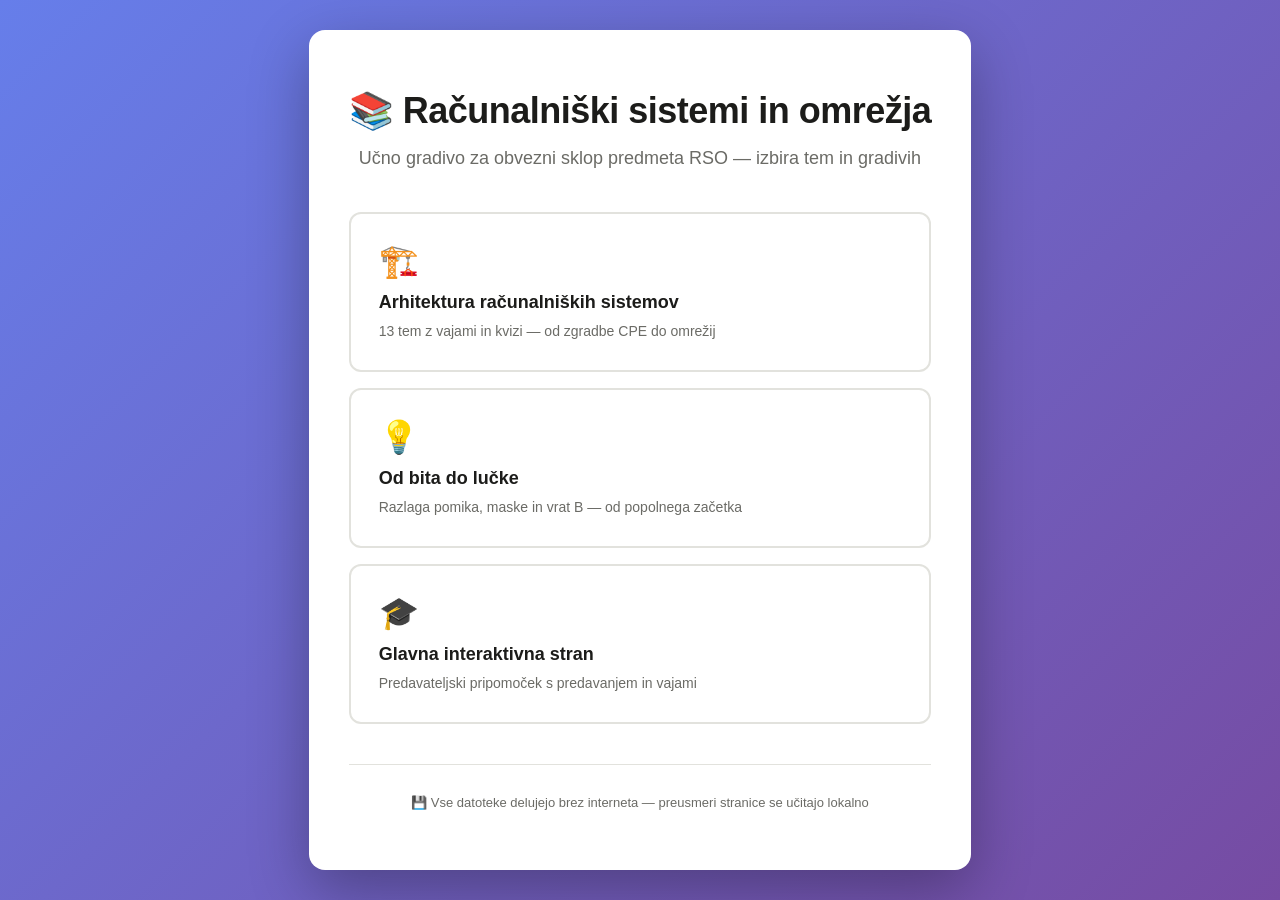
<file: start.html>
<!DOCTYPE html>
<html lang="sl">
<head>
<meta charset="utf-8">
<meta name="viewport" content="width=device-width, initial-scale=1">
<title>RSO — Računalniški sistemi in omrežja</title>
<style>
* { box-sizing: border-box; margin: 0; padding: 0; }
body {
  font-family: -apple-system, BlinkMacSystemFont, "Segoe UI", Roboto, Arial, sans-serif;
  background: linear-gradient(135deg, #667eea 0%, #764ba2 100%);
  min-height: 100vh;
  display: flex;
  align-items: center;
  justify-content: center;
  padding: 20px;
}
.container {
  background: white;
  border-radius: 16px;
  box-shadow: 0 20px 60px rgba(0,0,0,0.3);
  padding: 60px 40px;
  max-width: 700px;
  text-align: center;
}
h1 {
  font-size: 36px;
  color: #1c1c1a;
  margin-bottom: 12px;
  letter-spacing: -0.5px;
}
.subtitle {
  font-size: 18px;
  color: #6b6b66;
  margin-bottom: 40px;
  line-height: 1.6;
}
.nav-grid {
  display: grid;
  grid-template-columns: 1fr;
  gap: 16px;
  margin-bottom: 30px;
}
.nav-card {
  display: block;
  padding: 28px;
  border: 2px solid #e2e2dd;
  border-radius: 12px;
  text-decoration: none;
  transition: all 0.3s ease;
  text-align: left;
}
.nav-card:hover {
  border-color: #7a4b2a;
  background: #f7f7f5;
  transform: translateY(-4px);
  box-shadow: 0 8px 24px rgba(122, 75, 42, 0.15);
}
.nav-card-icon {
  font-size: 32px;
  margin-bottom: 12px;
  display: block;
}
.nav-card-title {
  font-size: 18px;
  font-weight: 700;
  color: #1c1c1a;
  margin-bottom: 8px;
}
.nav-card-desc {
  font-size: 14px;
  color: #6b6b66;
  line-height: 1.5;
}
.footer {
  font-size: 13px;
  color: #6b6b66;
  margin-top: 40px;
  padding-top: 30px;
  border-top: 1px solid #e2e2dd;
}
@media (max-width: 600px) {
  .container {
    padding: 40px 24px;
  }
  h1 {
    font-size: 28px;
  }
  .subtitle {
    font-size: 16px;
  }
  .nav-card {
    padding: 20px;
  }
}
</style>
</head>
<body>
<div class="container">
  <h1>📚 Računalniški sistemi in omrežja</h1>
  <p class="subtitle">Učno gradivo za obvezni sklop predmeta RSO — izbira tem in gradivih</p>
  
  <div class="nav-grid">
    <a href="arhitekturaracunalniskihsistemov (6).html" class="nav-card">
      <span class="nav-card-icon">🏗️</span>
      <div class="nav-card-title">Arhitektura računalniških sistemov</div>
      <div class="nav-card-desc">13 tem z vajami in kvizi — od zgradbe CPE do omrežij</div>
    </a>
    
    <a href="odbitadolucke (1).html" class="nav-card">
      <span class="nav-card-icon">💡</span>
      <div class="nav-card-title">Od bita do lučke</div>
      <div class="nav-card-desc">Razlaga pomika, maske in vrat B — od popolnega začetka</div>
    </a>
    
    <a href="index.html" class="nav-card">
      <span class="nav-card-icon">🎓</span>
      <div class="nav-card-title">Glavna interaktivna stran</div>
      <div class="nav-card-desc">Predavateljski pripomoček s predavanjem in vajami</div>
    </a>
  </div>
  
  <div class="footer">
    <p>💾 Vse datoteke delujejo brez interneta — preusmeri stranice se učitajo lokalno</p>
  </div>
</div>
</body>
</html>
</file>
